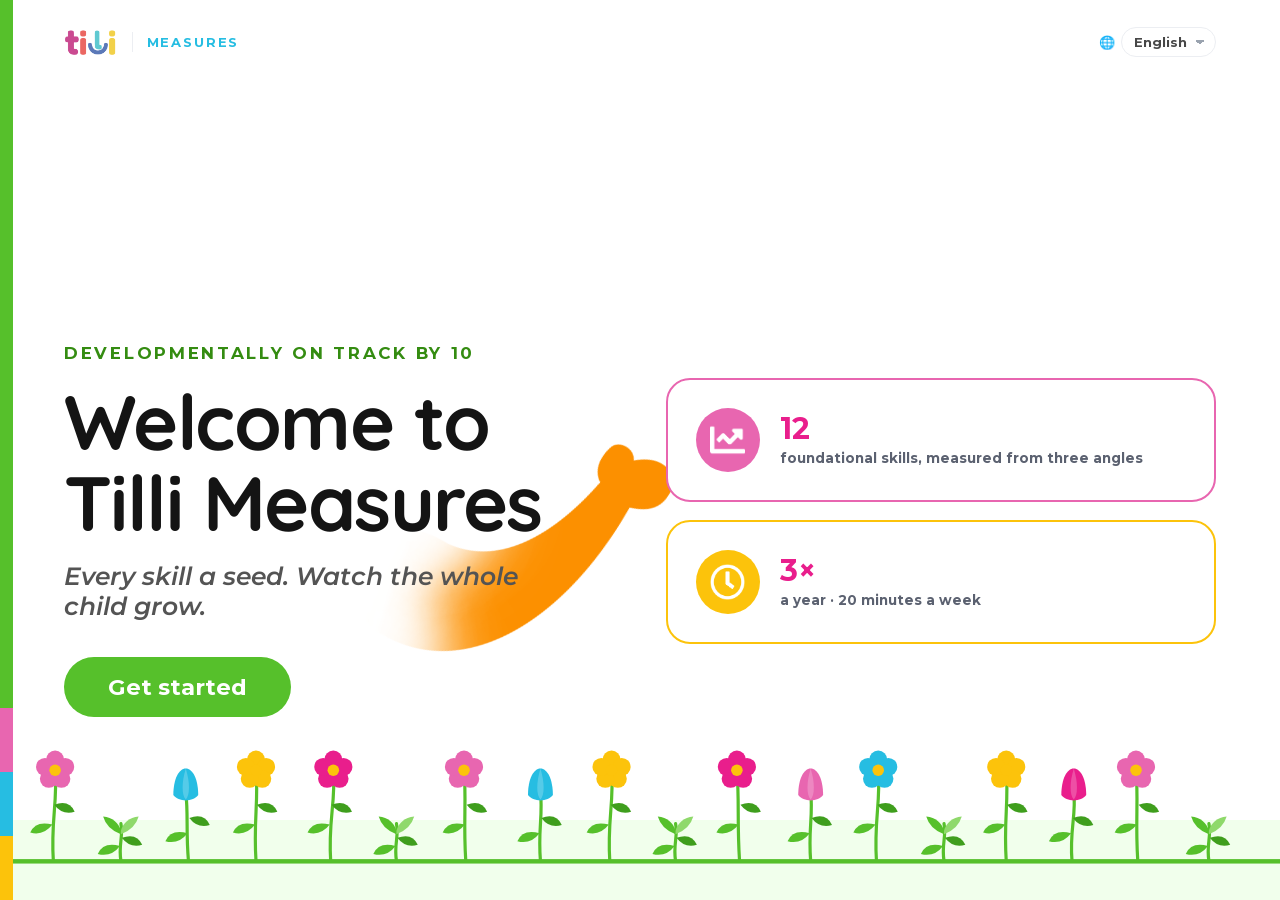
<file: index.html>
<!DOCTYPE html>
<html lang="en">
<head>
<meta charset="utf-8">
<meta name="viewport" content="width=device-width, initial-scale=1">
<title>Tilli Measures</title>
<link rel="stylesheet" href="_ds/tilli/tokens/fonts.css?v=20261020nb">
<link rel="preconnect" href="https://fonts.googleapis.com">
<link rel="preconnect" href="https://fonts.gstatic.com" crossorigin>
<link href="https://fonts.googleapis.com/css2?family=Montserrat:wght@500;600;700&family=Quicksand:wght@500;600;700&display=swap" rel="stylesheet">
<link rel="stylesheet" href="assets/tilli.css?v=20261030b2">
<style>
  .landing {
    position: relative;
    width: 100%;
    min-height: 100svh;
    overflow-x: hidden;
    background: var(--white);
    display: grid;
    grid-template-rows: minmax(0, 1fr) auto;
    /* Per-item text scale multipliers (baked from the Text size GUI) */
    --eyebrow-scale: 1.30;
    --title-scale: 1.20;
    --sub-scale: 1.05;
    --cta-scale: 1.25;
    --statnum-scale: 0.95;
    --statlabel-scale: 0.90;
    /* Milo Hand decorative image (baked from the Milo GUI) */
    --milo-x: -124px;
    --milo-y: 95px;
    --milo-scale: 1.05;
    --milo-rot: 123deg;
    /* Section nudge offsets (baked from the Section layout GUI) */
    --herocopy-x: 0px;
    --herocopy-y: 146px;
    --stats-x: 0px;
    --stats-y: 127px;
  }

  /* Section nudge — move the hero copy block (image 3) as a unit */
  .hero-copy {
    transform: translate(var(--herocopy-x), var(--herocopy-y));
  }
  /* Section nudge — move the stat cards block (image 4) as a unit */
  .stat-stack {
    transform: translate(var(--stats-x), var(--stats-y));
  }

  /* Milo Hand — decorative brush stroke. Sits BEHIND the hero copy (z-index 1,
     under .landing-inner's z-index 2) so it can never paint over the subtitle or
     the Get started CTA — it reads as a flourish behind the words, not on top of
     them. It still floats above the page background and flower band. */
  .milo-hand {
    position: absolute;
    left: 50%;
    top: 50%;
    z-index: 1;
    width: clamp(160px, 22vw, 320px);
    height: auto;
    transform:
      translate(-50%, -50%)
      translate(var(--milo-x), var(--milo-y))
      rotate(var(--milo-rot))
      scale(var(--milo-scale));
    transform-origin: center;
    pointer-events: none;
    user-select: none;
  }

  .landing-inner {
    position: relative;
    z-index: 2;
    min-width: 0;
    display: flex;
    flex-direction: column;
    padding: clamp(16px, 3vh, 36px) clamp(22px, 5vw, 72px) clamp(18px, 3vh, 32px) clamp(30px, 5vw, 80px);
  }

  /* Hero: left copy + right stat cards (image 1) */
  .hero {
    flex: 1;
    display: grid;
    grid-template-columns: repeat(auto-fit, minmax(300px, 1fr));
    align-items: center;
    gap: clamp(28px, 4vw, 64px);
    max-width: 1240px;
    width: 100%;
    margin: 0 auto;
    padding-top: clamp(16px, 4vh, 40px);
  }
  .hero-eyebrow {
    font-weight: 700;
    letter-spacing: .16em;
    text-transform: uppercase;
    color: var(--green-700); /* darker green passes WCAG AA on white; green-500 did not */
    margin: 0 0 clamp(12px, 2vh, 20px);
    font-size: calc(var(--fs-sm) * var(--eyebrow-scale));
  }
  .hero-title {
    font-weight: 700;
    letter-spacing: -.02em;
    line-height: 1.06;
    font-size: calc(var(--fs-display) * var(--title-scale));
    color: var(--ink-900);
    margin: 0;
    max-width: 15ch;
    text-wrap: balance;
  }
  .hero-sub {
    font-family: var(--font-body);
    font-style: italic;
    font-weight: 600;
    font-size: calc(var(--fs-xl) * var(--sub-scale));
    color: var(--ink-600);
    margin: clamp(12px, 2vh, 20px) 0 0;
    max-width: 30ch;
  }
  .hero-cta { margin-top: clamp(24px, 4vh, 36px); }
  .hero-cta .btn-primary { font-size: calc(var(--fs-lg) * var(--cta-scale)); }

  .stat-stack { display: flex; flex-direction: column; gap: clamp(14px, 2vh, 20px); }
  .stat-card {
    border: 2px solid var(--pink-400);
    border-radius: var(--radius-card);
    padding: clamp(20px, 2.4vw, 28px);
    background: var(--white);
    display: flex;
    align-items: center;
    gap: 20px;
  }
  .stat-card.yellow { border-color: var(--yellow-500); }
  .stat-icon {
    flex: none;
    width: clamp(52px, 5vw, 68px);
    height: clamp(52px, 5vw, 68px);
    border-radius: 50%;
    background: var(--pink-400);
    display: flex; align-items: center; justify-content: center;
  }
  .stat-icon.yellow { background: var(--yellow-500); }
  .stat-icon img { width: 55%; height: auto; }
  .stat-num {
    display: block;
    font-weight: 700;
    font-size: calc(var(--fs-2xl) * var(--statnum-scale));
    line-height: 1;
    color: var(--pink-600);
  }
  .stat-label {
    display: block;
    font-family: var(--font-body);
    font-weight: 700;
    font-size: calc(var(--fs-md) * var(--statlabel-scale));
    color: var(--ink-450);
    margin-top: 6px;
  }

  .flower-band {
    position: relative;
    z-index: 1;
    height: clamp(130px, 22vh, 220px);
    pointer-events: none;
  }

  /* ============================================================
     "Get started" flow (auth dialog + parent sheets) — rendered by
     assets/landing.js into #flow-root. Builds on the shared .ui-card /
     .ui-menu / .btn-* classes; only what is unique to this flow lives here.
     ============================================================ */
  /* The flow keeps Quicksand for its supporting copy — shared classes
     (err-text, ui-note, btn-link) default to Montserrat, so re-point them. */
  #flow-root .err-text,
  #flow-root .ui-note,
  #flow-root .btn-link { font-family: var(--font-heading); }
  #flow-root .btn-link { text-underline-offset: 2px; }
  .link-center { display: block; margin: 12px auto 0; }

  /* Dialog copy */
  .dlg-logo { display: flex; justify-content: center; margin: 10px 0 14px; }
  .dlg-logo img { height: 26px; width: auto; display: block; }
  .dlg-title {
    font-family: var(--font-heading); font-weight: 700; font-size: var(--fs-xl);
    text-align: center; margin: 0 0 6px; text-wrap: balance;
  }
  .dlg-sub {
    font-family: var(--font-heading); font-weight: 600; font-size: var(--fs-md);
    color: var(--ink-600); text-align: center; margin: 0 0 20px;
  }
  .dlg-hint {
    font-family: var(--font-heading); font-weight: 600; font-size: var(--fs-sm);
    color: var(--ink-300); margin: 0;
  }
  .dlg-form { display: flex; flex-direction: column; gap: 14px; }
  /* "Is this your school?" — name, place, board(s) */
  .dlg-schoolcard {
    display: flex; flex-direction: column; align-items: center; gap: 4px; text-align: center;
    background: var(--wash-cyan); border-radius: var(--radius-md); padding: 16px; margin: 10px 0 20px;
    font-family: var(--font-heading); font-weight: 600; font-size: var(--fs-sm); color: var(--ink-600);
  }
  .dlg-schoolcard b { font-size: var(--fs-lg); font-weight: 700; color: var(--ink-900); }

  /* Round icon badge (role cards, child cards, confirm card) */
  .ic-circle {
    flex: none; width: 56px; height: 56px; border-radius: 50%;
    display: inline-flex; align-items: center; justify-content: center;
    background: var(--green-500);
  }
  .ic-circle img { width: 55%; height: auto; }
  .ic-circle.sm { width: 40px; height: 40px; }
  .ic-circle.yellow { background: var(--yellow-500); }

  /* Role picker cards (border/icon colour set inline per role) */
  .role-card { display: flex; align-items: center; gap: 16px; padding: 18px; text-align: left; }
  .role-card .ic-circle img { width: 52%; }
  .role-card .lbl { display: block; font-weight: 700; font-size: var(--fs-lg); color: var(--ink-700); }
  .role-card .sub {
    display: block; font-family: var(--font-heading); font-weight: 600;
    font-size: var(--fs-sm); color: var(--ink-450); margin-top: 3px;
  }

  /* School search dropdown */
  .school-menu { margin-top: 8px; max-height: 200px; overflow-y: auto; }
  .school-menu .ui-menu-item {
    gap: 10px; padding: 11px 13px; font-family: var(--font-heading);
    font-weight: 600; font-size: var(--fs-md); color: var(--ink-900);
  }
  .school-menu .ui-menu-item.on { background: var(--wash-green); }
  .school-menu .ui-dot { color: var(--green-500); }
  .school-menu .dlg-hint { padding: 12px 13px; }

  /* "Continue via Google" — full-width ghost button */
  .btn-ghost.btn-google {
    width: 100%; display: flex; align-items: center; justify-content: center; gap: 10px;
    padding: 14px; color: var(--ink-700);
  }
  .btn-ghost.btn-google:hover { color: var(--ink-700); }
  /* "—— OR ——" divider */
  .or-rule {
    display: flex; align-items: center; gap: 10px; margin: 18px 0;
    color: var(--ink-300); font-family: var(--font-heading); font-size: var(--fs-sm); font-weight: 700;
  }
  .or-rule::before, .or-rule::after { content: ''; flex: 1; height: 1px; background: var(--line-200); }

  /* Highlighted confirm card (school / child found) */
  .ui-card.confirm-card { border-color: var(--green-500); text-align: center; }
  .ui-card.roomy { padding: clamp(20px, 3vw, 28px); }

  /* Full-screen parent sheets */
  .sheet-wrap { width: 100%; max-width: 520px; }
  .sheet-wrap.wide { max-width: 660px; }
  .sheet-head { display: flex; align-items: center; gap: 12px; margin-bottom: clamp(20px, 3.4vh, 30px); }
  .sheet-head.wrap { flex-wrap: wrap; }
  .sheet-title {
    font-weight: 700; letter-spacing: -.01em; font-size: var(--fs-2xl); line-height: 1.14;
    margin: 0 0 8px; text-wrap: balance;
  }
  .sheet-sub {
    font-family: var(--font-heading); font-weight: 600; font-size: var(--fs-md);
    color: var(--ink-600); margin: 0 0 24px;
  }
  .sheet-form { display: flex; flex-direction: column; gap: 16px; }
  .landing-top { display: flex; align-items: center; justify-content: space-between; gap: 12px; }
  /* Parent consent */
  .consent-row { display: flex; gap: 12px; align-items: flex-start; font-weight: 600; font-size: var(--fs-sm); line-height: 1.5; color: var(--ink-700); cursor: pointer; }
  .consent-row input { flex: none; width: 20px; height: 20px; margin-top: 2px; accent-color: var(--green-600); }
  .consent-tag { display: inline-block; margin-left: 4px; font-size: var(--fs-xs); font-weight: 700; color: var(--pink-600); }
  .consent-tag.opt { color: var(--ink-450); font-weight: 600; }
  .consent-all { padding-bottom: 14px; border-bottom: 1px solid var(--line-200); }

  /* Child picker */
  .child-card { padding: 20px 24px; min-width: 220px; text-align: left; }
  .child-card.done { border-color: var(--green-500); }
  .child-card .head { display: flex; align-items: center; gap: 12px; }
  .child-card .nm { font-weight: 700; font-size: var(--fs-lg); color: var(--ink-700); }
  .child-card .st {
    display: block; margin-top: 10px; font-family: var(--font-heading); font-weight: 700;
    font-size: var(--fs-sm); color: var(--ink-450);
  }
  .child-card.done .st { color: var(--green-600); }
  .add-child-tile {
    border-style: dashed; padding: 22px 26px; min-width: 170px;
    font-weight: 700; font-size: var(--fs-md); color: var(--green-500);
  }
  .add-child-tile:hover { border-color: var(--green-500); }

  /* ---- Mobile (portrait phones ≤ 640px) ---- */
  @media (max-width: 640px) {
    /* The desktop composition bakes the hero + stats a long way down (offsets
       below). On a tall phone the grid already centres them, so those baked
       offsets just open a large gap at the top — trim them here. Tune in the
       Section layout GUI if needed; desktop values are untouched. */
    .landing { --herocopy-y: 24px; --stats-y: 12px; }
    .landing-inner { padding: 18px 20px 20px 26px; }
    .hero { gap: 22px; padding-top: 14px; }
    .hero-eyebrow { margin-bottom: 10px; }
    .hero-cta { margin-top: 22px; }
    .hero-cta .btn-primary { width: 100%; }   /* full-width Get started for thumb reach */
    .stat-stack { gap: 12px; }
    .stat-card { padding: 16px 18px; gap: 16px; border-radius: var(--radius-xl); }
    .flower-band { height: clamp(96px, 16vh, 150px); }
  }
  .verify-acts { display: flex; flex-direction: column; align-items: center; gap: 10px; margin: 18px 0 8px; }
  .verify-demo { font-size: var(--fs-xs); color: var(--ink-450); }
</style>
</head>
<body>

<!-- Left brand rail -->
<div class="brand-rail" aria-hidden="true">
  <span></span>
  <span class="seg pink"></span>
  <span class="seg cyan"></span>
  <span class="seg yellow"></span>
</div>

<div class="landing">
  <div class="landing-inner">

    <!-- Top bar -->
    <div class="landing-top">
      <div class="lockup">
        <img src="_ds/tilli/assets/logos/tilli-wordmark-crop.png" alt="Tilli">
        <span class="divider"></span>
        <span class="measures">Measures</span>
      </div>
      <div id="lang-slot"></div>
    </div>

    <!-- Hero -->
    <div class="hero tm-rise">
      <div class="hero-copy">
        <p class="hero-eyebrow" data-i18n="signin.eyebrow">Developmentally on track by 10</p>
        <h1 class="hero-title" data-i18n="signin.welcome">Welcome to Tilli Measures</h1>
        <p class="hero-sub" data-i18n="signin.tagline">Every skill a seed. Watch the whole child grow.</p>
        <div class="hero-cta">
          <button class="btn btn-primary focus" id="get-started" data-i18n="signin.getStarted">Get started</button>
        </div>
      </div>
      <div class="stat-stack">
        <div class="stat-card">
          <span class="stat-icon">
            <img src="_ds/tilli/assets/icons/chart-up.png" alt="" aria-hidden="true">
          </span>
          <span>
            <span class="stat-num">12</span>
            <span class="stat-label" data-i18n="signin.stat1">foundational skills, measured from three angles</span>
          </span>
        </div>
        <div class="stat-card yellow">
          <span class="stat-icon yellow">
            <img src="_ds/tilli/assets/icons/clock.png" alt="" aria-hidden="true">
          </span>
          <span>
            <span class="stat-num">3&#215;</span>
            <span class="stat-label" data-i18n="signin.stat2">a year &#183; 20 minutes a week</span>
          </span>
        </div>
      </div>
    </div>

  </div>

  <!-- Milo Hand (decorative) — position/scale/rotation baked on .landing -->
  <img class="milo-hand" id="milo-hand" src="assets/Milo Hand.png" alt="" aria-hidden="true">

  <!-- Flower band (SVG injected by JS) -->
  <div class="flower-band" id="flower-band" aria-hidden="true"></div>
</div>

<!-- Auth + selection layers get injected here -->
<div id="flow-root"></div>

<script src="assets/school-data.js?v=20261020mx"></script>
<script src="assets/keep-open.js?v=20261029p10"></script>
<script src="assets/tilli-api.js?v=20261029p11"></script>
<script src="assets/i18n.js?v=20261029p4"></script>
<script src="assets/tilli-org-data.js?v=20261029p2"></script>
<script src="assets/flower-band.js?v=20261016zx"></script>
<script src="assets/landing.js?v=20261029p4"></script>
</body>
</html>
</file>
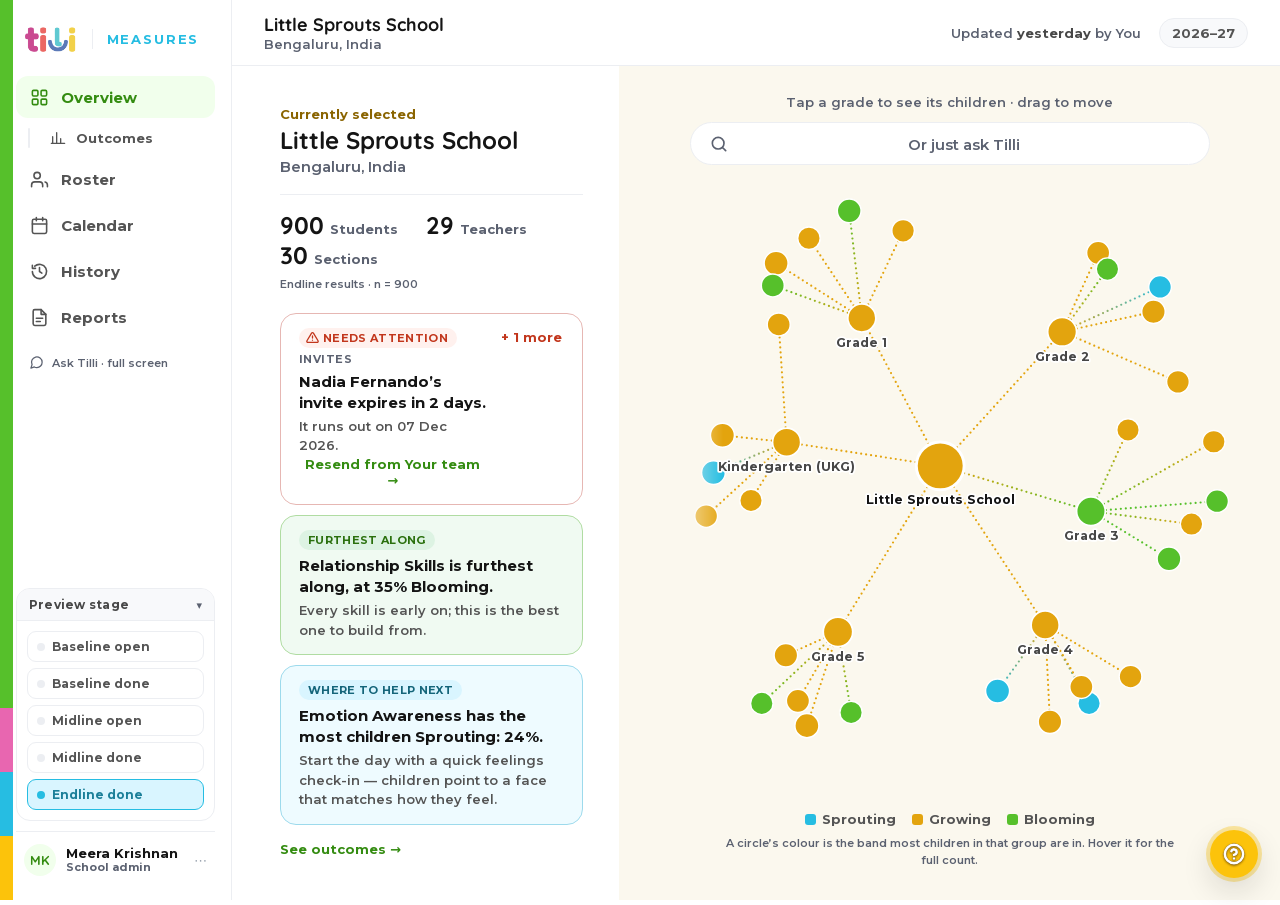
<file: admin.html>
<!DOCTYPE html>
<html lang="en">
<head>
<meta charset="utf-8">
<meta name="viewport" content="width=device-width, initial-scale=1">
<title>Tilli Measures — Leadership</title>
<link rel="stylesheet" href="_ds/tilli/tokens/fonts.css?v=20261020nb">
<link rel="preconnect" href="https://fonts.googleapis.com">
<link rel="preconnect" href="https://fonts.gstatic.com" crossorigin>
<link href="https://fonts.googleapis.com/css2?family=Montserrat:wght@500;600;700&family=Quicksand:wght@500;600;700&display=swap" rel="stylesheet">
<link rel="stylesheet" href="assets/tilli.css?v=20261030b2">
<style>
  /* ============================================================
     Tilli Measures — School Admin (leadership) dashboard chrome.
     Shared chrome / cards / chips / tables / modals come from the
     ui-* components in tilli.css; this block only holds what is
     unique to the leadership surface.
     Deliberately NO garden/plant metaphor anywhere (spec §1, §9):
     a calm, operational data surface for infrequent, high-stakes
     leadership visits.
     ============================================================ */
  :root {
    /* Accent, sidebar width, header height, content width and page padding
       all come from tilli.css tokens — same values as the teacher dashboard. */
  }
  body { background: var(--white); }   /* pure white, same as the teacher dashboard — cards keep their 1px border */

  /* ---- App grid: sidebar + (header / main) ---- */
  /* minmax(0,…) lets the content track shrink below its min-content, so a wide
     table scrolls inside its own .ui-tablewrap instead of forcing a page-wide
     horizontal scrollbar. */
  /* --topbar-h = the sticky header's height (the Overview's full-height panel sits under it). */
  :root { --topbar-h: var(--header-h); }
  .ad-app { min-height: 100dvh; display: grid; grid-template-columns: var(--side-w) minmax(0, 1fr); }
  /* min-width:0 lets the content column shrink below its children's intrinsic
     min-width (tables carry min-width:520–640px). Without it a wide card forces
     the track past the viewport and the whole page scrolls sideways. */
  .ad-app > * { min-width: 0; }

  /* ---- Sidebar / header extras (base styles: .ui-side, .ui-header) ---- */
  .ui-nav-item.disabled { color: var(--ink-300); cursor: default; }
  .ui-nav-item.disabled:hover { background: none; color: var(--ink-300); }
  .ad-year {
    display: inline-flex; align-items: center; gap: 6px; background: var(--surface-100);
    border: 1px solid var(--line-200); border-radius: var(--radius-pill);
    padding: 6px 12px; font-weight: 700; font-size: var(--fs-sm); color: var(--ink-600);
  }
  /* "Updated 2 h ago by …" header chip → History screen */
  .ad-updated { display: inline-flex; align-items: center; border: none; background: none; padding: 4px 6px; border-radius: var(--radius-sm); cursor: pointer; font: inherit; }
  .ad-updated:hover { background: var(--surface-100); }
  .ad-updated:hover .hist-last { color: var(--green-700); }

  /* ---- Main ---- */
  .ad-main { padding: var(--page-pad-y) var(--page-pad-x) 96px; }
  @media (min-width: 861px) { .ad-app:not(.ov-mode):not(.ask-mode) .ad-main { padding-right: calc(var(--page-pad-x) + var(--tf-gutter)); } }   /* keep the floating bubbles' column clear */
  /* Reports: the CSV buttons stack their label over their note on phones instead of wrapping mid-sentence. */
  @media (max-width: 640px) {
    .ad-main [data-csv] { flex-direction: column; align-items: flex-start; gap: 2px; text-align: left; white-space: normal; height: auto; padding-top: 8px; padding-bottom: 8px; }
    /* Overview on phones: section names only on tap (they piled on top of each other); the completion note in two lines, tap for the rest. */
    .dl-name.d2 { display: none; }
    .ad-rulenote { cursor: pointer; }
    .ad-rulenote:not(.open) .ad-rulenote-t { display: -webkit-box; -webkit-line-clamp: 2; -webkit-box-orient: vertical; overflow: hidden; }
  }
  .ad-wrap { max-width: var(--content-max); margin: 0 auto; }

  /* ---- Layout grids ---- */
  .ad-grid { display: grid; gap: var(--page-gap); }
  /* minmax(0,…) + min-width:0 on children: a card holding a min-width table must
     not stretch its 1fr track past half the row and overflow the page sideways. */
  .ad-grid.two { grid-template-columns: minmax(0, 1fr) minmax(0, 1fr); }
  .ad-grid.tri { grid-template-columns: repeat(3, minmax(0, 1fr)); }
  .ad-grid > * { min-width: 0; }

  /* ---- Cadence label (periodic modules) — a .ui-chip.info that can wrap ---- */
  .ad-cadence { gap: 8px; flex-wrap: wrap; white-space: normal; }
  .ad-cadence .next { opacity: .72; }

  /* ---- Table extras (base: .ui-table) — sticky, sortable headers ---- */
  .ui-table th { position: sticky; top: 0; }
  .ui-table th.sortable { cursor: pointer; user-select: none; }
  .ui-table th.sortable:hover { color: var(--ink-900); }
  .ui-table th .arw { font-size: var(--fs-xs); margin-left: 4px; color: var(--accent); }
  .ad-num { font-variant-numeric: tabular-nums; }

  /* ---- Skill rows (band bar = .ui-bandbar, tilli.css) ---- */
  .ad-skillrow { display: grid; grid-template-columns: 190px 1fr; gap: 16px; align-items: center; padding: 10px 0; border-bottom: 1px solid var(--line-200); }
  .ad-skillrow:last-child { border-bottom: none; }
  .ad-skillname { font-weight: 700; font-size: var(--fs-sm); color: var(--ink-900); }
  .ad-skillname small { display: block; font-weight: 600; font-size: var(--fs-xs); color: var(--text-meta); text-transform: uppercase; letter-spacing: .04em; margin-top: 2px; }
  .ad-interp { font-weight: 600; font-size: var(--fs-sm); color: var(--ink-450); line-height: 1.5; margin: 6px 0 0; }

  /* ---- Collapsible skill buckets (Social-Emotional / Cognitive) ---- */
  .ad-bucket { border: 1px solid var(--line-200); border-radius: var(--radius-md); margin-bottom: 12px; overflow: hidden; background: var(--white); }
  .ad-bucket:last-child { margin-bottom: 0; }
  .ad-bucket-sum { list-style: none; cursor: pointer; display: flex; align-items: center; gap: 10px; padding: 12px 16px; background: var(--surface-100); user-select: none; }
  .ad-bucket-sum::-webkit-details-marker { display: none; }
  .ad-bucket-title { font-weight: 700; font-size: var(--fs-md); color: var(--ink-900); letter-spacing: .01em; }
  .ad-bucket-count { font-weight: 700; font-size: var(--fs-xs); color: var(--text-meta); text-transform: uppercase; letter-spacing: .04em; margin-left: auto; }
  .ad-bucket-chev { font-size: var(--fs-sm); color: var(--ink-450); transition: transform .18s var(--ease); }
  .ad-bucket[open] .ad-bucket-chev { transform: rotate(0deg); }
  .ad-bucket:not([open]) .ad-bucket-chev { transform: rotate(-90deg); }
  .ad-bucket-body { padding: 4px 16px 8px; }

  /* ---- Progress-over-time stacked-area chart ---- */
  .ad-proghead { display: flex; align-items: center; justify-content: space-between; gap: 14px; flex-wrap: wrap; margin-bottom: 4px; }
  .ad-progselects { display: flex; gap: 10px; flex-wrap: wrap; }
  .ad-proghead .select-wrap { min-width: 150px; }
  .ad-progcap { font-size: var(--fs-sm); font-weight: 700; color: var(--ink-450); margin: 2px 0 12px; }
  .ad-progchart { width: 100%; }
  .ad-progchart svg { display: block; width: 100%; overflow: hidden; }
  .ad-progfuts { display: flex; flex-wrap: wrap; gap: 10px; justify-content: center; margin-top: 12px; }
  .ad-progfut { gap: 6px; }   /* .ui-metachip.dashed */
  .ad-progfut i { font-style: normal; font-weight: 700; color: var(--ink-450); }

  /* ---- Filters bar ---- */
  .ad-filters { display: flex; flex-wrap: wrap; gap: 10px; align-items: center; margin-bottom: var(--page-gap); }
  .ad-filters .select-wrap { min-width: 150px; }

  /* ---- States ---- */
  .ad-err { text-align: center; padding: 24px; color: var(--danger-700); font-weight: 700; font-size: var(--fs-sm); }
  .ad-err button { margin-top: 12px; }
  .ad-skel { height: 14px; border-radius: var(--radius-xs); margin: 8px 0; }

  /* ---- Concern rows ---- */
  .ad-concern + .ad-concern { margin-top: 12px; }
  .ad-concern .top { display: flex; align-items: center; justify-content: space-between; gap: 10px; }
  .ad-concern .who { font-weight: 700; font-size: var(--fs-md); color: var(--ink-900); }
  .ad-concern .meta { margin-top: 2px; }   /* .ui-meta */
  .ad-concern .note { font-weight: 600; font-size: var(--fs-sm); color: var(--ink-600); line-height: 1.55; margin: 10px 0 0; }
  .ad-concern .outcome { margin-top: 10px; }   /* .ui-inset */
  .ad-concern .actions { display: flex; gap: 8px; margin-top: 12px; flex-wrap: wrap; }

  /* Hover info boxes: .ui-tooltip.help + .ui-info (tilli.css), shared with the teacher dashboard. */

  /* ---- Copy block (newsletter / message / note textareas) ---- */
  .ad-copyblock { border: 1px solid var(--line-200); border-radius: var(--radius-md); padding: 14px; font-family: var(--font-body); font-size: var(--fs-md); line-height: 1.6; color: var(--ink-700); width: 100%; resize: vertical; min-height: 150px; }
  .ad-copyblock:focus { outline: none; border-color: var(--focus); }
  .ad-copyblock.sm { min-height: 110px; }

  /* ============================================================
     Mockup-inspired additive modules (same DS tokens/colours).
     ============================================================ */


  /* ---- Grade / section navigator cards (Outcomes drill) ---- */
  .ad-navcards { display: grid; grid-template-columns: minmax(0, 1fr) minmax(0, 1fr); gap: var(--page-gap); }
  .ad-navcards > * { min-width: 0; }
  .ad-navcard { display: block; width: 100%; text-align: left; font: inherit; }   /* .ui-card.tight.link */
  .ad-navcard .nc-top { display: flex; align-items: center; justify-content: space-between; gap: 10px; }
  .ad-navcard .nc-meta { margin: 4px 0 12px; }   /* .ui-meta */
  /* Roster grade cards: one brand colour per grade — a stripe down the left, a dot by
     the name and a faint wash. */
  /* grade colours live on :root so the dandelion (Overview) uses the very same ones */
  /* Hues the bands never use (bands = cyan / amber / green), so a grade can't be mistaken for a result. */
  :root { --grade-1: #E866B0; --grade-2: #8E6CD8; --grade-3: #F06A3B; --grade-4: #2A78D6; --grade-5: #B5487E; --grade-6: #6B7A90; }
  .ad-navcards { --grade-wash: 7%; --grade-stripe: 6px; }
  .ui-card.tight.ad-gradecard { position: relative; overflow: hidden; padding-left: calc(18px + var(--grade-stripe));
    background: color-mix(in srgb, var(--grade-c) var(--grade-wash), var(--white)); border-color: color-mix(in srgb, var(--grade-c) 35%, var(--line-200)); }
  .ad-gradecard::before { content: ''; position: absolute; left: 0; top: 0; bottom: 0; width: var(--grade-stripe); background: var(--grade-c); }
  .ui-card.ad-gradecard:hover { border-color: var(--grade-c); }
  .ad-teamtable td:nth-child(3), .ad-teamtable .nowrap { white-space: nowrap; }
  /* Your team: search box beside Invite, sortable column heads */
  .ad-teamtop { justify-content: space-between; align-items: center; gap: 12px; flex-wrap: wrap; }
  .ad-teamq { flex: 1 1 240px; max-width: 360px; }
  .ad-sortbtn { display: inline-flex; align-items: center; gap: 6px; padding: 0; border: none; background: none; cursor: pointer; font: inherit; color: inherit; letter-spacing: inherit; text-transform: inherit; }
  .ad-sortbtn:hover, .ad-sortbtn.on { color: var(--ink-900); }
  .ad-sortbtn:focus-visible { outline: 2px solid var(--focus); outline-offset: 2px; border-radius: 4px; }
  .ad-sortic { font-size: 10px; color: var(--ink-300); }
  .ad-sortbtn.on .ad-sortic { color: var(--green-600); }
  .ad-teamnone { padding: 24px 16px; text-align: center; }
  /* Invite status tooltip (hover / tap) + expiring-invite alert */
  .ad-statustip { display: inline-flex; cursor: help; --tip-max-w: 280px; }
  .ad-statustip:focus { outline: none; }
  .ad-statustip:focus-visible { outline: 2px solid var(--focus); outline-offset: 2px; border-radius: 999px; }
  .ad-invalert { margin-bottom: 16px; align-items: center; }
  .ad-invalert .btn-link { font-weight: 700; white-space: nowrap; }
  /* History: date range (Past 7 / 30 days / Custom) + Download CSV, above the type chips */
  .hist-range { display: flex; flex-wrap: wrap; align-items: center; gap: 10px 14px; margin-bottom: 12px; }
  .hist-dates { display: inline-flex; flex-wrap: wrap; gap: 8px 12px; }
  .hist-dates[hidden] { display: none; }
  .hist-dates label { display: inline-flex; align-items: center; gap: 6px; font-weight: 600; font-size: var(--fs-sm); color: var(--ink-600); }
  .hist-dates .input { width: auto; }
  .hist-csv { margin-left: auto; }
  @media (max-width: 640px) { .hist-csv { margin-left: 0; } }
  /* Student details: a second pop-up stacked over the grade roster */
  .overlay.ad-stack { z-index: 60; }
  .ad-stages { display: grid; grid-template-columns: repeat(3, minmax(0, 1fr)); gap: 10px; margin-bottom: 20px; }
  .ad-stage { display: flex; flex-direction: column; align-items: flex-start; gap: 6px; padding: 12px 14px; border: 1px solid var(--line-200); border-radius: var(--radius-md); background: var(--white); }
  .ad-stage.later { background: var(--surface-100); border-style: dashed; }
  .ad-stage-h { display: flex; align-items: center; gap: 8px; font-family: var(--font-heading); font-weight: 700; font-size: var(--fs-md); color: var(--ink-900); }
  .ad-stage-s { font-weight: 600; font-size: var(--fs-sm); color: var(--ink-600); }
  .ad-stage.done .ad-stage-s { color: var(--green-700); }
  .ad-stage.prog .ad-stage-s { color: var(--lvl-2-ink); }
  .ad-stage-none { font-weight: 600; font-size: var(--fs-xs); color: var(--text-meta); }
  .ad-stutabs { margin-bottom: 14px; }
  @media (max-width: 560px) { .ad-stages { grid-template-columns: minmax(0, 1fr); } }
  /* ⋮ row-actions menu on Your team */
  .ad-kebab { display: inline-grid; place-items: center; width: 34px; height: 34px; border: none; border-radius: 50%; background: none; color: var(--ink-450); cursor: pointer; }
  .ad-kebab:hover, .ad-kebab.on { background: var(--surface-100); color: var(--ink-900); }
  .ad-kebab:focus-visible { outline: 2px solid var(--focus); outline-offset: 2px; }
  .ad-rowmenu { position: fixed; z-index: 80; min-width: 180px; }
  /* Quieter sidebar link to the Ask Tilli full screen (the main way in is the Overview) */
  .ad-nav-mini { display: flex; align-items: center; gap: 8px; margin: 6px 0 0; padding: 7px 13px; border: none; background: none; border-radius: var(--radius-md); cursor: pointer;
    font: 600 var(--fs-xs) var(--font-body); color: var(--ink-450); text-align: left; }
  .ad-nav-mini svg { width: 15px; height: 15px; flex: none; }
  .ad-nav-mini:hover { background: var(--surface-100); color: var(--ink-900); }
  .ad-nav-mini.on { color: var(--green-700); }
  /* Outcomes: a sub-item under Overview (indented, smaller, a guide line on the left) */
  .ui-nav-item.open { color: var(--green-700); }
  .ui-nav-item.ad-nav-sub { position: relative; width: calc(100% - 22px); margin-left: 22px; padding: 8px 12px; gap: 10px; font-size: var(--fs-sm); }
  .ui-nav-item.ad-nav-sub::before { content: ''; position: absolute; left: -10px; top: 6px; bottom: 6px; width: 2px; border-radius: 2px; background: var(--line-200); }
  .ui-nav-item.ad-nav-sub.on::before { background: var(--green-500); }
  .ui-nav-item.ad-nav-sub .ic { width: 16px; height: 16px; }
  .ui-nav-item.ad-nav-sub svg { width: 16px; height: 16px; }
  /* Outcomes › School: Progress over time drops its own legend (the school card above has one) */
  #o-prog.no-legend .ad-proghead > div:first-child { display: none; }
  #o-prog.no-legend .ad-proghead { justify-content: flex-end; }
  .ad-tabalert { display: inline-block; width: 8px; height: 8px; margin-left: 6px; border-radius: 50%; background: var(--warn-700); vertical-align: 2px; }   /* "School admin", "No section yet" on one line */
  .ad-navcard .nc-pcts { display: flex; flex-wrap: wrap; gap: 12px; margin-top: 9px; font-weight: 700; font-size: var(--fs-xs); color: var(--ink-450); }

  /* ---- Per-grade breakdown (Outcomes school scope — Overview snapshot format) ---- */
  .ad-gradebreaks { display: grid; grid-template-columns: repeat(2, minmax(0, 1fr)); gap: var(--page-gap); }
  @media (max-width: 900px) { .ad-gradebreaks { grid-template-columns: 1fr; } }
  /* .ad-gradebreak = .ui-card.tight; name = .ui-title, meta = .ui-meta */
  .ad-gradebreak .gb-head { display: flex; align-items: flex-start; justify-content: space-between; gap: 12px; }
  .ad-gradebreak .gb-meta { margin-top: 4px; }
  .ad-gradebreak .gb-snap { display: flex; align-items: center; gap: 24px; flex-wrap: wrap; margin: 14px 0 16px; }
  .ad-gradebreak .gb-bar { flex: 1; min-width: 220px; }
  .ad-gradebreak .gb-gs { margin: 0; }

  /* ---- Grade drill snapshot (Outcomes grade scope — mirrors the grade card's headline) ---- */
  .ad-gradesnap { display: flex; align-items: center; gap: 24px; flex-wrap: wrap; margin: 4px 0 20px; }
  .ad-gradesnap .gs-bar { flex: 1; min-width: 220px; }

  /* ---- Areas of growth / strength (--band / --bandwash set inline from the level scale) ---- */
  /* Student class history (leadership) — no levels, history + notes only */
  .ad-hist-row { display: flex; gap: 12px; padding: 12px 0; border-bottom: 1px solid var(--line-200); }
  .ad-hist-row:first-child { padding-top: 0; }
  .ad-hist-row:last-child { border-bottom: none; padding-bottom: 0; }
  .ad-hist-row .ui-dot { margin-top: 6px; }
  .ad-hist-t { font-family: var(--font-heading); font-size: var(--fs-md); color: var(--ink-900); }
  .ad-hist-y { font-weight: 700; font-size: var(--fs-sm); }
  .ad-hist-sub { font-weight: 600; font-size: var(--fs-sm); color: var(--ink-450); margin-top: 2px; }
  .ad-hist-note { margin-top: 8px; }   /* .ui-inset */
  .ad-gs { border-radius: var(--radius-card); padding: 16px 18px; border: 1.5px solid var(--band, var(--line-200)); background: var(--bandwash, var(--white)); }
  .ad-gs h4 { margin: 0 0 10px; }   /* .ui-title.md */
  .ad-gs ul { list-style: none; margin: 0; padding: 0; display: flex; flex-direction: column; gap: 7px; }
  .ad-gs li { display: flex; align-items: center; justify-content: space-between; gap: 10px; font-weight: 700; font-size: var(--fs-sm); color: var(--ink-700); }
  .ad-gs li .p { font-weight: 700; font-size: var(--fs-sm); color: var(--ink-450); }
  /* Overview growth/strength header: scope pill + drill-in link */

  /* ---- Compare two classes (Outcomes) — two full section reads, side by side ---- */
  .cmp-head { margin-bottom: 18px; }
  .cmp-head-kicker { font-weight: 700; font-size: var(--fs-sm); color: var(--ink-450); }
  .cmp-head-row { display: flex; align-items: center; justify-content: space-between; gap: 16px; flex-wrap: wrap; margin-top: 4px; }
  .cmp-cols { display: grid; grid-template-columns: 1fr 1fr; gap: var(--page-gap); align-items: start; }
  .cmp-col { display: flex; flex-direction: column; gap: 12px; min-width: 0; }
  .cmp-select { width: 100%; }
  .cmp-select .select { width: 100%; text-align: center; font-family: var(--font-heading); font-weight: 700; }
  .cmp-body { display: flex; flex-direction: column; gap: 18px; }
  .cmp-gs { display: grid; grid-template-columns: 1fr 1fr; gap: 12px; }
  .cmp-legend { margin: -4px 0 -6px; }
  .cmp-skills { display: flex; flex-direction: column; }
  .cmp-skillrow { display: grid; grid-template-columns: minmax(84px, 1.05fr) 1.5fr auto; gap: 12px; align-items: center; padding: 9px 0; border-bottom: 1px solid var(--line-200); }
  .cmp-skillrow:last-child { border-bottom: none; }
  .cmp-sk-name { font-weight: 700; font-size: var(--fs-sm); color: var(--ink-700); line-height: 1.25; }
  .cmp-sk-bar { min-width: 0; }
  .cmp-sk-status { justify-self: end; }   /* .ui-bandword */
  .cmp-views { margin-top: 14px; }
  @media (max-width: 860px) { .cmp-cols { grid-template-columns: minmax(0, 1fr); } }
  @media (max-width: 560px) { .cmp-gs { grid-template-columns: minmax(0, 1fr); } }

  /* ---- Where views differ (teacher / parent / child) ---- */
  .ad-views td.name { font-weight: 700; }
  .ad-views-note { font-size: var(--fs-xs); font-weight: 600; color: var(--text-meta); margin: 8px 2px 0; }

  /* ---- Mobile bottom tab bar (.ui-bottomnav) — shown ≤860px only ---- */
  .ui-bottomnav { display: none; }
  /* Header avatar is the account entry only when the sidebar (and its profile) is hidden. */
  .ui-header .ad-acct-m { display: none; }

  @media (max-width: 860px) {
    /* minmax(0,1fr) + min-width:0 lets the single column actually shrink to the
       viewport. Without this, the tables' min-width:640px forces the whole grid
       track wider than the screen and the entire page scrolls sideways (clipping
       content) instead of the tables scrolling inside their own wrapper. */
    .ad-app { grid-template-columns: minmax(0, 1fr); overflow-x: clip; }
    .ad-app > * { min-width: 0; }
    .ui-side { display: none; }
    /* Same minmax(0,1fr) + min-width:0 on every inner grid: a child with an
       intrinsic min-width (e.g. a table's min-width:420px) must NOT be able to
       stretch its track past the viewport and re-introduce sideways page scroll
       (which also drags the fixed bottom nav along). */
    .ad-grid.two, .ad-grid.tri { grid-template-columns: minmax(0, 1fr); }
    .ad-navcards { grid-template-columns: minmax(0, 1fr); }
    .ad-grid > *, .ad-navcards > * { min-width: 0; }
    .ad-skillrow { grid-template-columns: 1fr; gap: 8px; }
    .ad-main { padding-bottom: 96px; }
    .ui-bottomnav { display: flex; }
    .ui-header .ad-acct-m { display: grid; }
    .ui-header { gap: 10px; padding: 0 16px; }
    .ui-header .ad-year, .ui-header .desk-only { display: none; }
    /* Let the school-name block shrink and truncate instead of wrapping past the fixed header height. */
    .ui-header > div:first-child { min-width: 0; }
    .ui-header .ui-h-title { white-space: nowrap; overflow: hidden; text-overflow: ellipsis; }
  }

  /* ---- Phone-specific tightening (portrait) ---- */
  @media (max-width: 560px) {
    .ad-main .ui-card:not(.tight):not(.pad0):not(.sm):not(.md) { padding: 15px 14px; }
    /* Role badge is redundant on a phone and steals header width — drop it, keep the avatar. */
    .ui-header .ui-rolebadge { display: none; }
    .ui-header .ui-avatar { width: 34px; height: 34px; }
    /* Filters go full-width and stack cleanly; hide the decorative divider span. */
    .ad-filters .select-wrap { min-width: 0; flex: 1 1 46%; }
    .ad-filters .input { flex: 1 1 100%; max-width: none !important; }
    .ad-filters > span[style] { display: none; }
    .ui-bottomnav button { letter-spacing: -0.01em; gap: 2px; }
  }

  /* ============================================================
     Verdict banner (feedback §1/§3) — the one-line answer at the top
     of Overview. Lead with the conclusion; evidence sits below it.
     ============================================================ */

  /* n = … children, and the small-group caution (< 10 children) */
  .ad-n { font-weight: 700; color: var(--ink-450); white-space: nowrap; }
  .ad-small { margin-left: 6px; }   /* .ui-chip.warn */
  .ad-scope-n { font-size: var(--fs-sm); }

  /* ============================================================
     OVERVIEW — the living dandelion + guided story, free-flowing on
     the page (no cards). Plain white behind it (no wash). Type ramp:
     32 story headline · 15 body · 13 meta. SVG text = 11 / 13.
     ============================================================ */
  /* Full-bleed: points on the left, the dandelion on a cream panel that runs to the right edge. */
  .ad-app.ov-mode .ad-main { padding: 0; }
  .ad-app.ov-mode .ad-wrap { max-width: none; margin: 0; }
  .ov-dl { --dl-story-col: 0.85fr; --dl-panel: #FBF8EE;
    position: relative; isolation: isolate; display: grid; grid-template-columns: minmax(320px, var(--dl-story-col)) minmax(0, 1.45fr); align-items: stretch;
    min-height: calc(100dvh - var(--topbar-h)); }
  .dl-viz { min-width: 0; display: flex; flex-direction: column; align-items: center; padding: 26px 40px 32px; background: var(--dl-panel); }
  .dl-viz > #dl-viz { width: 100%; }
  /* Desktop: the panel is exactly one screen tall; the dandelion fills what's left between
     the ask box and the legend (the SVG letterboxes, so the whole tree stays in view). */
  @media (min-width: 861px) {
    .dl-viz { position: sticky; top: var(--topbar-h); height: calc(100dvh - var(--topbar-h)); }
    .dl-viz > #dl-viz { flex: 1; min-height: 0; display: flex; flex-direction: column; }
    .dl-viz .dl-stage { flex: 1; min-height: 0; }
    .dl-viz .dl-svg { height: 100%; }
  }
  .dl-head { display: flex; margin: 0 0 8px; align-items: center; justify-content: center; gap: 12px 20px; flex-wrap: wrap; }   /* zoomed: School › Grade (+ mode tabs) */
  .dl-head .ui-crumbs { margin: 0; }
  .dl-hint { margin: 2px 0 12px; text-align: center; font-weight: 600; font-size: var(--fs-sm); color: var(--text-meta); }
  /* "Or just ask Tilli": a soft pill search above the dandelion */
  .dl-ask { display: flex; align-items: center; gap: 10px; width: min(100%, 520px); margin: 0 0 6px; padding: 10px 18px; border: 1px solid var(--line-200); border-radius: 999px; background: var(--white); }
  .dl-ask:focus-within { border-color: var(--green-500); box-shadow: 0 0 0 3px var(--wash-green); }
  .dl-ask-ic { display: grid; color: var(--ink-450); }
  .dl-ask-input { flex: 1; min-width: 0; border: none; outline: none; background: none; text-align: center; font: 600 var(--fs-md) var(--font-body); color: var(--ink-900); }
  .dl-ask-input::placeholder { color: var(--ink-450); }
  /* Rotating suggestion, drawn over the empty input (fades between questions) */
  .dl-ask { position: relative; }
  .dl-ask-sug { position: absolute; left: 52px; right: 24px; top: 50%; transform: translateY(-50%); text-align: center; pointer-events: none;
    font: 600 var(--fs-md) var(--font-body); color: var(--ink-450); white-space: nowrap; overflow: hidden; text-overflow: ellipsis; transition: opacity .25s; }
  .dl-ask-sug.out { opacity: 0; }
  .dl-ask.typing .dl-ask-sug { opacity: 0; }
  @media (prefers-reduced-motion: reduce) { .dl-ask-sug { transition: none; } }
  .dl-stage { position: relative; touch-action: none; }
  .dl-stage.can-up .dl-svg { cursor: zoom-out; }   /* zoomed in: empty space steps back a level */
  /* The dandelion stays inside its own column (nothing drifts behind the points), and
     fades out softly over its left edge (--dl-edge-fade) instead of being cut off hard. */
  .ov-dl { --dl-edge-fade: 64px; }
  .dl-svg { display: block; width: 100%; height: auto; overflow: hidden; user-select: none;
    -webkit-mask-image: linear-gradient(to right, transparent 0, #000 var(--dl-edge-fade));
            mask-image: linear-gradient(to right, transparent 0, #000 var(--dl-edge-fade)); }
  /* Dotted spokes: zero-length dashes + round caps = round dots, spaced --dl-dot-gap apart
     (screen pixels — spokes use non-scaling-stroke, so dots stay the same size at every zoom). */
  .ov-dl { --dl-dot-gap: 5px; --dl-dot-hub: 2.2px; --dl-dot-kid: 1.6px; }
  .dl-spoke { stroke-linecap: round; stroke-dasharray: 0 var(--dl-dot-gap); transition: opacity .35s; }
  .dl-spoke.hub { stroke-width: var(--dl-dot-hub); }   /* colour = gradient parent → child, set inline */
  .dl-spoke.kid { opacity: .45; stroke-width: var(--dl-dot-kid); }
  .dl-hit { fill: transparent; }
  .dl-kid { cursor: pointer; transition: opacity .35s; }   /* click = who is this + Open profile */
  .dl-hub { cursor: grab; transition: opacity .35s; }
  .dl-hub.nav { cursor: pointer; }
  .dl-hub.nav:hover .dl-hit, .dl-hub.nav:focus-visible .dl-hit { fill: var(--accent-wash); stroke: var(--accent); stroke-width: 1.5; }
  .dl-hub:focus { outline: none; }
  .dl-stage.dragging, .dl-stage.dragging * { cursor: grabbing; }
  .dl-name { font-family: var(--font-body); font-weight: 700; fill: var(--ink-700); paint-order: stroke; stroke: var(--white); stroke-width: 3.5px; stroke-linejoin: round; pointer-events: none; transition: opacity .35s; }
  .dl-name.d0 { fill: var(--ink-900); }
  .dl-name.d2 { font-weight: 600; fill: var(--ink-450); }
  .dl-stage [data-dl-i].dim { opacity: var(--dl-dim, .14); }
  .dl-spoke.kid.dim { opacity: calc(var(--dl-dim, .14) * .45); }
  /* outside the zoomed-in grade/section: faded context, not interactive */
  .dl-stage [data-dl-i].ctx { opacity: var(--dl-ctx, .05); pointer-events: none; }
  .dl-spoke.kid.ctx { opacity: calc(var(--dl-ctx, .05) * .45); }
  .dl-tip { position: absolute; z-index: 5; transform: translate(-50%, calc(-100% - 16px)); pointer-events: none; background: var(--ink-900); color: var(--white);
    border-radius: var(--radius-sm); padding: 8px 12px; box-shadow: var(--shadow-pop); font-size: var(--fs-sm); font-weight: 600; line-height: 1.45; white-space: nowrap; }
  .dl-tip.below { transform: translate(-50%, 16px); }
  .dl-tip.pinned { pointer-events: auto; }   /* clicked child: the card stays and its button works */
  .dl-tip-open { display: block; margin-top: 8px; padding: 6px 12px; border: none; border-radius: 999px; background: var(--green-500); color: var(--white);
    font: 700 var(--fs-xs) var(--font-body); cursor: pointer; white-space: nowrap; }
  .dl-tip-open:hover { background: var(--green-600); }
  .dl-tip b { display: block; font-weight: 700; }
  .dl-tip span { display: block; color: var(--ink-300); }
  .dl-tip em { display: block; font-style: normal; color: var(--green-500); margin-top: 2px; }
  .ui-legend i.ring { box-shadow: inset 0 0 0 2px var(--ink-300); }
  /* Guided story */
  .dl-story { min-width: 0; padding: 40px 36px 48px 48px; }
  /* "Currently selected" (follows the zoom) + headcounts + source */
  .dl-sel-eyebrow { margin: 0 0 4px; font-weight: 700; font-size: var(--fs-sm); color: var(--lvl-2-ink); }
  .dl-sel-name { margin: 0; font-family: var(--font-heading); font-weight: 700; font-size: var(--fs-xl); line-height: 1.2; color: var(--ink-900); }
  .dl-sel-sub { margin: 2px 0 0; font-weight: 600; font-size: var(--fs-md); color: var(--text-meta); }
  .dl-counts { display: flex; flex-wrap: wrap; gap: 6px 28px; margin: 18px 0 0; padding-top: 18px; border-top: 1px solid var(--line-200); }
  .dl-counts span { display: inline-flex; align-items: baseline; gap: 6px; font-weight: 700; font-size: var(--fs-sm); color: var(--text-meta); }
  .dl-counts b { font-family: var(--font-heading); font-weight: 700; font-size: var(--fs-xl); line-height: 1; color: var(--ink-900); font-variant-numeric: tabular-nums; }
  .dl-headline { margin: 8px 0 0; font-family: var(--font-heading); font-weight: 700; font-size: var(--fs-2xl); line-height: 1.15; color: var(--ink-900); letter-spacing: -.01em; }
  .dl-body { margin: 12px 0 0; font-weight: 600; font-size: var(--fs-md); line-height: 1.55; color: var(--ink-600); }
  /* story points: hover / focus lights the dandelion, click pins */
  /* Each point is a card. All warnings share one card; "+ N more" expands the rest in place. */
  .dl-points { list-style: none; margin: 0; padding: 0; display: flex; flex-direction: column; gap: 10px; }
  .dl-points li { position: relative; padding: 14px 18px; border: 1px solid var(--line-200); border-radius: var(--radius-lg); background: var(--white);
    cursor: pointer; transition: border-color .2s, box-shadow .2s, background .2s, opacity .2s; }
  .dl-points li.on, .dl-points li.pinned { border-color: var(--accent); box-shadow: var(--shadow-card); }
  .dl-points li.warn { border-color: color-mix(in srgb, var(--attn) 30%, var(--line-200)); }
  .dl-points li.warn.on, .dl-points li.warn.pinned { border-color: var(--attn); }
  .dl-points li.warn { padding-right: 96px; }
  .dl-more { position: absolute; right: 14px; top: 12px; padding: 3px 6px; border: none; border-radius: 999px; background: none; cursor: pointer;
    font: 700 var(--fs-sm) var(--font-body); color: var(--attn-ink); }
  .dl-more:hover { background: var(--attn-wash); }
  .dl-more:focus-visible { outline: 2px solid var(--focus); outline-offset: 2px; }
  .dl-stack-row { margin-top: 12px; padding-top: 12px; border-top: 1px dashed color-mix(in srgb, var(--attn) 25%, var(--line-200)); }
  .dl-points li:focus { outline: none; }
  .dl-points li:focus-visible { outline: 2px solid var(--focus); outline-offset: 2px; }
  /* Point = small kind eyebrow · one-ink Montserrat headline · body. Warnings: amber eyebrow + icon. */
  .dl-pt-kind { display: flex; flex-wrap: wrap; align-items: center; gap: 4px 8px; margin: 0 0 5px; font-weight: 700; font-size: var(--fs-xs); letter-spacing: .04em; text-transform: uppercase; color: var(--text-meta); }
  /* "Needs attention" = a small red pill (icon + label); the topic follows it in grey */
  /* "Needs attention": super-light warm red pill, darker warm red text (4.97:1, AA) + a bright red dot */
  .ov-dl { --attn: #D9361F; --attn-ink: #C2361C; --attn-wash: #FFF1EE; }
  .dl-attn { display: inline-flex; align-items: center; gap: 4px; padding: 3px 9px 3px 7px; border-radius: 999px;
    background: var(--attn-wash); color: var(--attn-ink); letter-spacing: .03em; }
  /* Results cards in band colours: good news = Blooming green, needs help = Sprouting blue
     (tinted card + border + label pill; pill text darkened for AA: 5.3:1 / 5.8:1). */
  .ov-dl { --tone-bloom-ink: #2A700D; --tone-sprout-ink: #14657A; }
  .dl-points li.tone-bloom { border-color: color-mix(in srgb, var(--lvl-3) 40%, var(--line-200)); background: color-mix(in srgb, var(--lvl-3-wash) 45%, var(--white)); }
  .dl-points li.tone-sprout { border-color: color-mix(in srgb, var(--lvl-1) 40%, var(--line-200)); background: color-mix(in srgb, var(--lvl-1-wash) 45%, var(--white)); }
  .dl-points li.tone-bloom.on, .dl-points li.tone-bloom.pinned { border-color: var(--lvl-3); }
  .dl-points li.tone-sprout.on, .dl-points li.tone-sprout.pinned { border-color: var(--lvl-1); }
  .dl-tone { display: inline-flex; align-items: center; padding: 3px 9px; border-radius: 999px; letter-spacing: .03em; }
  .dl-points li.tone-bloom .dl-tone { background: var(--lvl-3-wash); color: var(--tone-bloom-ink); }
  .dl-points li.tone-sprout .dl-tone { background: var(--lvl-1-wash); color: var(--tone-sprout-ink); }
  .dl-pt-kind svg { flex: none; }
  .dl-pt-head { margin: 0; font-family: var(--font-body); font-weight: 700; font-size: var(--fs-md); line-height: 1.4; color: var(--ink-900); }
  .dl-pt-head em { font-style: normal; color: inherit; }
  .dl-pt-body { margin: 4px 0 0; font-weight: 600; font-size: var(--fs-sm); line-height: 1.5; color: var(--ink-600); }
  /* point kinds: warnings get an amber dot (always listed first), the activity a green one */
  .dl-pt-body .dl-ptlink { font-weight: 700; font-size: var(--fs-sm); }
  .dl-sample { margin-left: 4px; vertical-align: 1px; }
  .dl-source { margin: 10px 0 22px; font-weight: 600; font-size: var(--fs-xs); color: var(--text-meta); }
  /* Legend + what a ring's colour means, under the actions (always in view) */
  .dl-key { margin: 14px 0 0; text-align: center; }   /* under the dandelion */
  .dl-key .ui-legend { justify-content: center; }
  .dl-keynote { margin: 8px auto 0; max-width: 460px; font-weight: 600; font-size: var(--fs-xs); line-height: 1.5; color: var(--text-meta); }
  /* Under the points: Ask Tilli (primary button) + See outcomes (text link — Outcomes isn't in the nav) */
  .dl-actions { display: flex; flex-wrap: wrap; align-items: center; gap: 10px 20px; margin: 16px 0 0; }
  .dl-out { font-weight: 700; font-size: var(--fs-sm); }
  /* Ask Tilli inside the Overview: a soft button under the story; open, the chat replaces the story */
  .ov-dl { --dla-h: max(460px, calc(100dvh - var(--topbar-h) - 80px)); --dla-h-phone: 380px; --dla-col: 1fr; }   /* chat height (desktop / phone), chat column share */
  /* Asking: the chat takes a full-height column and the dandelion shrinks to fit the
     same height beside it (the SVG letterboxes inside, so the whole branch stays in view). */
  .ov-dl.asking { grid-template-columns: minmax(340px, var(--dla-col)) minmax(0, 1.25fr); }
  .ov-dl.asking .dl-viz { height: calc(100dvh - var(--topbar-h)); }
  .ov-dl.asking .dl-viz > #dl-viz { flex: 1; min-height: 0; display: flex; flex-direction: column; }
  .ov-dl.asking .dl-stage { flex: 1; min-height: 0; }
  .ov-dl.asking .dl-svg { height: 100%; }
  .dla { display: flex; flex-direction: column; height: var(--dla-h); background: var(--white); border: 1px solid var(--line-200); border-radius: var(--radius-xl); box-shadow: var(--shadow-pop); overflow: hidden; }
  .dla-head { display: flex; align-items: center; gap: 10px; padding: 10px 10px 10px 14px; border-bottom: 1px solid var(--line-200); }
  .dla-hmeta { flex: 1; min-width: 0; display: flex; flex-direction: column; }
  .dla-hmeta b { display: flex; align-items: center; gap: 7px; font-family: var(--font-heading); font-weight: 700; font-size: var(--fs-lg); color: var(--ink-900); }
  .dla-hmeta > span { font-size: var(--fs-xs); font-weight: 600; color: var(--text-meta); }
  .dla-thread { flex: 1; min-height: 0; overflow-y: auto; padding: 14px 14px; display: flex; flex-direction: column; gap: 10px; }
  .dla-thread [data-askgo="overview"] { display: none; }   /* already here */
  .dla-note { margin-top: 6px; font-size: var(--fs-xs); font-weight: 700; color: var(--green-700); }
  .dla-compose { padding: 10px 12px 12px; border-top: 1px solid var(--line-200); }
  @media (prefers-reduced-motion: reduce) {
    .dl-spoke, .dl-kid, .dl-hub, .dl-name, .dl-points li { transition: none; }
  }
  @media (max-width: 860px) {
    .ov-dl { grid-template-columns: minmax(0, 1fr); min-height: 0; }
    .dl-viz { order: 1; padding: 20px 16px 24px; }   /* phone: dandelion above the story */
    .dl-story { order: 2; padding: 24px 16px 40px; }
    .dla { height: var(--dla-h-phone); }   /* phone: chat under the dandelion */
    .ov-dl.asking { grid-template-columns: minmax(0, 1fr); }
    .ov-dl.asking .dl-viz { height: auto; display: block; }
    .ov-dl.asking .dl-svg { height: auto; }
  }

  /* Roster: Students / Your team tabs (.ui-tabs), with a small count after each label */
  .ad-rostertabs { margin: 4px 0 20px; }
  .ad-rostertabs .ui-tab { font-size: var(--fs-md); padding: 10px 16px; }
  .ad-tabn { margin-left: 4px; font-weight: 600; font-size: var(--fs-xs); color: var(--text-meta); }
  /* Expected class size: "12 of 14" on grade cards, the size input, waiting tags */
  .ad-room { white-space: nowrap; }
  .ad-room.short { color: var(--info-ink); background: var(--info-wash); border-radius: var(--radius-pill); padding: 1px 7px; }
  .ad-room.warn { color: var(--warn-700); background: var(--warn-wash); border-radius: var(--radius-pill); padding: 1px 7px; }
  .ad-sizein { display: inline-flex; align-items: center; gap: 6px; font-weight: 600; font-size: var(--fs-sm); color: var(--ink-450); }
  .ad-sizein .input { width: 64px; text-align: center; }
  /* Roster → Classes */
  .ad-numin { width: 64px; text-align: center; display: inline-block; }
  .ad-addgrade { gap: 8px; align-items: center; }
  .ad-addgrade .input:not(.ad-numin) { flex: 1 1 200px; min-width: 0; }
  .ad-inline { display: inline-flex; align-items: center; gap: 6px; font-weight: 600; font-size: var(--fs-sm); color: var(--ink-450); }
  .ad-waiting { border-color: var(--info-line); }
  /* One-time notice after Tilli starts a new year */
  .ad-yearnotice { position: relative; padding-right: 44px; }
  .ad-yearnotice .dialog-close { position: absolute; top: 8px; right: 8px; }
  /* Year picker in the header + the read-only past-year banner */
  .ad-yearpick { padding: 0; }
  .ad-yearpick select { appearance: none; -webkit-appearance: none; border: 0; background: transparent; font: inherit; color: inherit; padding: 6px 12px; cursor: pointer; }
  .ad-pastbanner { align-items: center; }
  .ad-pastbanner .btn { margin-left: auto; flex: none; }
  /* School code strip (Roster → Your team) */
  .ad-codestrip { display: flex; align-items: center; gap: 12px; flex-wrap: wrap; padding: 12px 16px; border: 1px solid var(--line-200); border-radius: var(--radius-md); }
  .ad-codestrip > div { display: flex; align-items: baseline; gap: 8px; flex-wrap: wrap; flex: 1; min-width: 220px; }
  .ad-codestrip .text-muted { font-size: var(--fs-sm); }
  .ad-relink { display: inline-flex; flex-wrap: wrap; align-items: baseline; gap: 6px; margin: 4px 14px 0 0; }
  /* School years in the account menu (the header picker is hidden on phones) */
  .ad-acct-sec { padding: 8px 14px 2px; font-size: var(--fs-xs); font-weight: 700; text-transform: uppercase; letter-spacing: .06em; color: var(--ink-450); }
  .ad-acct-lang { padding: 4px 14px 8px; }
  .ad-acct-menu .ui-menu-item.on { font-weight: 700; color: var(--green-700); }
  /* Waiting-for-approval count on the Roster nav item */
  .ad-nav-badge { margin-left: auto; background: var(--pink-400); color: var(--white); font-size: var(--fs-xs); font-weight: 700; border-radius: var(--radius-pill); padding: 1px 7px; min-width: 18px; text-align: center; }
  .ui-nav-item.on .ad-nav-badge { background: var(--green-500); }
  /* Phone bottom nav: the same count, pinned to the icon's top-right. */
  .ui-bottomnav button { position: relative; }
  .ad-nav-badge.ad-bottombadge { position: absolute; top: 2px; left: calc(50% + 6px); margin: 0; padding: 0 5px; min-width: 16px; line-height: 16px; }
  /* Roster: quiet year-end row */
  .ad-yearend { display: flex; align-items: center; justify-content: space-between; gap: 16px; flex-wrap: wrap; padding: 14px 18px; border: 1px dashed var(--line-200); border-radius: var(--radius-md); }
  .ad-yearend b { display: block; font-size: var(--fs-sm); color: var(--ink-700); }
  .ad-yearend span { font-size: var(--fs-sm); color: var(--ink-450); font-weight: 600; }

  /* ---- Band-bar target marker (feedback §2) — "compared to what?" ----
     Secure is the right-most segment, so a target of N% Secure sits at
     (100−N)% from the left: the green should reach this line. */
  .ad-barwrap { position: relative; }
  .ad-bar-target { position: absolute; top: -4px; bottom: -4px; width: 2px; background: var(--ink-700); border-radius: 2px; pointer-events: none; }
  .ad-bar-target::after { content: ''; position: absolute; top: -3px; left: -2px; border: 3px solid transparent; border-top-color: var(--ink-700); }
  .ad-targetdelta { display: inline-block; margin-top: 6px; font-weight: 700; font-size: var(--fs-xs); color: var(--ink-450); }
  .ad-targetdelta.met { color: var(--green-700); }

  /* ============================================================
     Ask Tilli — floating assistant + full screen (feedback §5).
     A chat surface that answers from the school's own dashboard data.
     ============================================================ */
  /* Floating Ask Tilli + Need help bubbles: assets/float-help.js (styles in tilli.css).
     Lift them above the mobile bottom nav. */
  @media (max-width: 860px) { :root { --tf-bottom: 78px; --tf-right: 14px; } }

  /* Ask Tilli full screen — same .askx layout as the teacher view (tilli.css).
     The page header is hidden and the main column goes full height. */
  .ad-app.ask-mode .ad-col { display: flex; flex-direction: column; height: 100dvh; min-height: 0; }
  .ad-app.ask-mode .ui-header { display: none; }
  .ad-app.ask-mode .ad-main { flex: 1; min-height: 0; padding: 0; display: flex; }
  .ad-app.ask-mode .ad-wrap { max-width: none; margin: 0; flex: 1; min-height: 0; display: flex; }
  .ad-app.ask-mode #ad-main-body { flex: 1; min-width: 0; min-height: 0; display: flex; }
  /* Floating chat window look = .ask-panel / .ask-* (tilli.css, shared with teacher).
     Admin has no bubble-anchored positioning, so on tablet/phone it sits above the bottom nav. */
  @media (max-width: 860px) { .ask-panel { right: 8px; left: 8px; bottom: 74px; width: auto; max-width: none; height: min(72dvh, 560px); } }
  /* Admin-only extras inside a Tilli answer */
  .ask-src { margin-top: 8px; font-size: var(--fs-xs); font-weight: 700; color: var(--text-meta); }
  .ask-quote { margin: 8px 0; padding: 10px 12px; border-left: 3px solid var(--accent); background: var(--white); border-radius: var(--radius-sm); font-weight: 600; color: var(--ink-700); }
  .ask-sugs { display: flex; flex-wrap: wrap; gap: 7px; align-self: flex-start; }

  /* ---- Preview-stage panel (demo tooling; remove to ship) ----
     Look comes from .ui-devpanel (tilli.css). Docked in the sidebar on desktop;
     floats above the bottom nav when the sidebar is hidden. */
  .ad-statepanel.float { left: 8px; bottom: 74px; width: 200px; }
  .ad-kidsub td:first-child { padding-left: 28px; }
  .ad-kidgrp td { font-weight: 600; }
  /* Setup checklist on an empty Overview (why it's empty + the next step). */
  .ad-setup-list { list-style: none; padding: 0; margin: 14px 0 18px; display: grid; gap: 10px; }
  .ad-setup-step { display: flex; gap: 10px; align-items: flex-start; color: var(--ink-450); }
  .ad-setup-step small { display: block; font-size: var(--fs-xs); font-weight: 600; color: var(--ink-450); }
  .ad-setup-step b { color: var(--ink-700); }
  .ad-setup-tick { flex: 0 0 22px; height: 22px; border-radius: 50%; border: 1.5px solid var(--line-200); display: inline-flex; align-items: center; justify-content: center; font-size: var(--fs-xs); font-weight: 700; }
  .ad-setup-step.done .ad-setup-tick { background: var(--green-500); border-color: var(--green-500); color: var(--white); }
  .ad-setup-step.done b { color: var(--ink-450); text-decoration: line-through; }
  .ad-setup-step.next .ad-setup-tick { border-color: var(--cyan-500); }
  .ad-setup-step.next b { color: var(--ink-900); }
  /* ---- Phone clean-up (30 Oct): status chip, confirm line, roster list, Preview stage ---- */
  .ad-stage-s { display: inline-block; padding: 4px 11px; border-radius: var(--radius-pill); background: var(--surface-100); color: var(--ink-450); font-size: var(--fs-xs); font-weight: 700; }
  .ad-stage.done .ad-stage-s { background: var(--status-done-bg); color: var(--status-done-fg); }
  .ad-stage.prog .ad-stage-s { background: var(--warn-wash); color: var(--warn-700); }
  .ad-confirmline { display: flex; align-items: center; gap: 10px; margin-bottom: 12px; padding: 10px 12px 10px 16px; border: 1px solid #F2D9A8; border-radius: 16px; background: var(--warn-wash); color: var(--warn-700); font-size: var(--fs-sm); font-weight: 600; }
  .ad-confirmline span { flex: 1; min-width: 0; }
  .ad-confirmline .btn { flex: none; border-color: #E0C08A; color: var(--warn-700); }
  @media (max-width: 767px) {
    .ad-statepanel.float { display: none !important; }
    /* F14: grades as one two-line list, each row keeping its grade's stripe. */
    .ad-navcards:has(.ad-gradecard) { display: block; border: 1px solid var(--line-200); border-radius: 16px; overflow: hidden; background: var(--white); }
    .ui-card.tight.ad-gradecard { width: 100%; padding: 10px 12px 10px 20px; border: none; border-top: 1px solid var(--line-200); border-radius: 0; background: var(--white); box-shadow: none; }
    .ad-gradecard:first-child { border-top: none !important; }
    .ad-gradecard .nc-top .ui-title { font-size: 14px; }
    .ad-gradecard .nc-meta { display: inline; font-size: 12px; font-weight: 500; }
    .ad-gradecard .nc-pcts { display: block; margin-top: 2px; font-size: 12px; font-weight: 500 !important; line-height: 1.4; }
    .ad-gradecard .nc-pcts span { font-weight: 500 !important; }
    .ad-gradecard .nc-pcts > span { display: block; }
  }
</style>
</head>
<body>

<!-- Left brand rail -->
<div class="brand-rail" aria-hidden="true"><span></span><span class="seg pink"></span><span class="seg cyan"></span><span class="seg yellow"></span></div>

<div class="ad-app" id="ad-app"><!-- rendered by admin.js --></div>
<div id="ad-modal-root"></div>
<div class="ui-toast" id="ad-toast" role="status" aria-live="polite"></div>

<script src="assets/school-data.js?v=20261020mx"></script>
<script src="assets/keep-open.js?v=20261029p10"></script>
<script src="assets/tilli-api.js?v=20261029p11"></script>
<script src="assets/i18n.js?v=20261029p4"></script>
<script src="assets/tilli-history.js?v=20261029p1"></script>
<script src="assets/date-dmy.js?v=20261029p3"></script>
<script src="assets/calendar-form.js?v=20261029p6"></script>
<script src="assets/created-school-bridge.js?v=20261026p5"></script>
<script src="assets/admin-data.js?v=20261029p11"></script>
<script src="assets/float-help.js?v=20261030b1"></script>
<script src="assets/admin.js?v=20261030b1"></script>
<!-- Page translator: approved translations replace matching screen text; new text is listed on Tilli → Translations. -->
<script>TilliI18n.autoTranslate({ area: 'School dashboard' });</script>
</body>
</html>
</file>
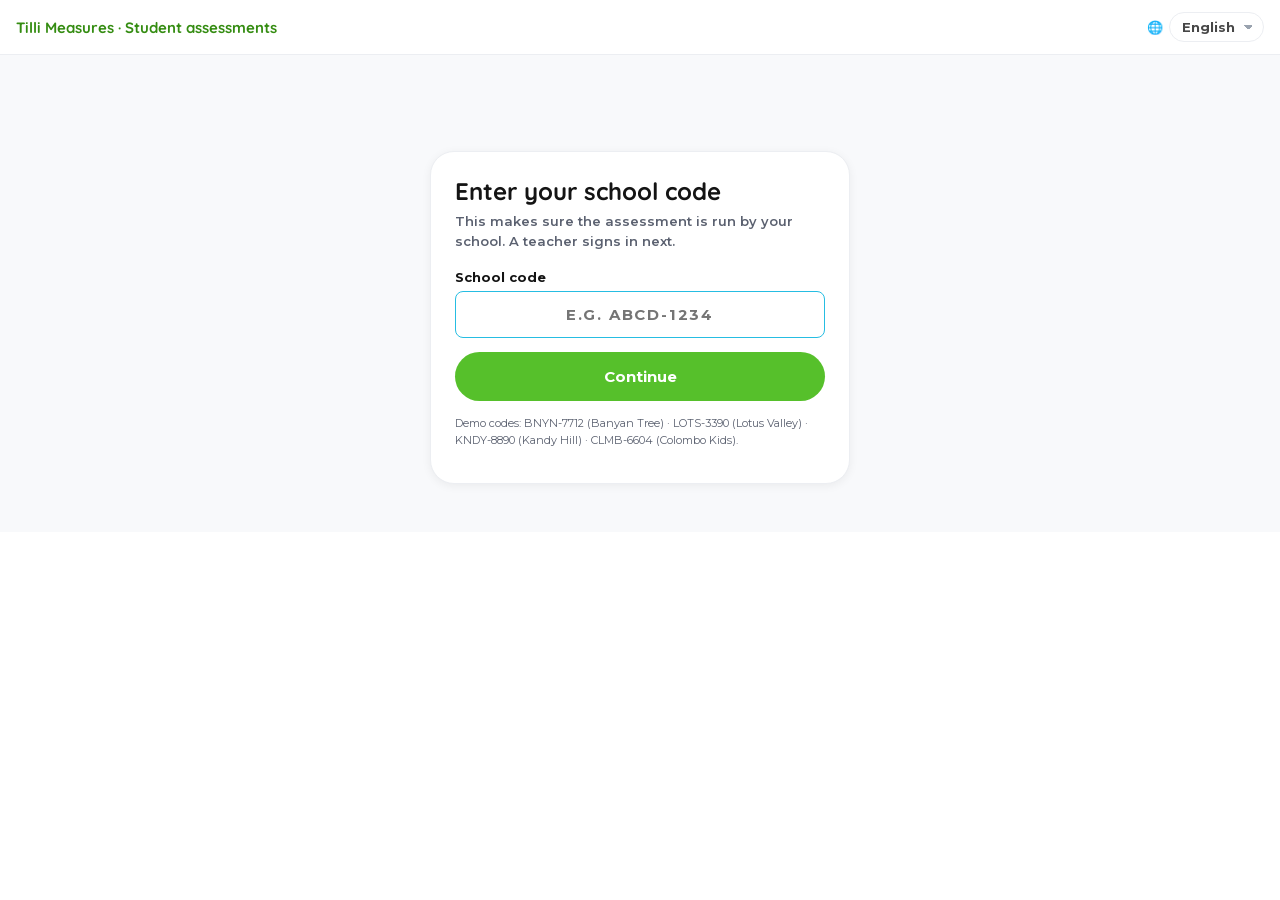
<file: assess.html>
<!DOCTYPE html>
<html lang="en">
<head>
<meta charset="utf-8">
<meta name="viewport" content="width=device-width, initial-scale=1">
<title>Student Assessments · Tilli Measures</title>
<link rel="stylesheet" href="_ds/tilli/tokens/fonts.css?v=20261020nb">
<link rel="preconnect" href="https://fonts.googleapis.com">
<link rel="preconnect" href="https://fonts.gstatic.com" crossorigin>
<link href="https://fonts.googleapis.com/css2?family=Montserrat:wght@500;600;700&family=Quicksand:wght@500;600;700&display=swap" rel="stylesheet">
<link rel="stylesheet" href="assets/tilli.css?v=20261030b2">
<style>
  /* Student direct-assessment page — opened from the school's student master
     link on each child's device. Never links to a dashboard. */
  :root {
    --as-max: 760px;              /* width of the page column */
    --as-class-min: 180px;        /* min width of a class tile in the picker */
    --as-run-pad: 28px;           /* padding inside the full-screen assessment panel */
  }
  body { margin: 0; background: var(--surface-100); color: var(--ink-900); font-family: var(--font-body); }
  .as-top { position: sticky; top: 0; z-index: 2; display: flex; align-items: center; gap: 12px; padding: 12px 16px; background: var(--white); border-bottom: 1px solid var(--line-200); }
  .as-top .lockup { font-family: var(--font-heading); font-weight: 700; font-size: var(--fs-md); color: var(--green-700); }
  .as-top .as-who { margin-left: auto; font-size: var(--fs-xs); font-weight: 600; color: var(--ink-450); text-align: right; line-height: 1.4; min-width: 0; overflow-wrap: anywhere; }
  /* Phones: two rows — title + Finish, then who's signed in + language — never wider than the screen (R3). */
  @media (max-width: 640px) {
    .as-top { flex-wrap: wrap; gap: 8px 10px; padding: 10px 14px; }
    .as-top .lockup { flex: 1 1 auto; min-width: 0; font-size: var(--fs-sm); }
    .as-top [data-finish] { order: 2; }
    .as-top .as-who { order: 3; flex: 1 1 60%; margin-left: 0; text-align: left; }
    .as-top .lang-switch { order: 4; }
  }
  .as-wrap { max-width: var(--as-max); margin: 0 auto; padding: 24px 16px 48px; }
  .as-card { background: var(--white); border: 1px solid var(--line-200); border-radius: var(--radius-card); padding: 24px; box-shadow: var(--shadow-card); }
  .as-card.narrow { max-width: 420px; margin: 8vh auto 0; }
  .as-h1 { font-family: var(--font-heading); font-weight: 700; font-size: var(--fs-xl, 24px); margin: 0 0 6px; }
  .as-sub { font-size: var(--fs-sm); color: var(--ink-450); font-weight: 600; margin: 0 0 18px; line-height: 1.5; }
  .as-field { display: flex; flex-direction: column; gap: 6px; margin-bottom: 14px; font-weight: 700; font-size: var(--fs-sm); }
  .as-field .input { width: 100%; box-sizing: border-box; }
  .as-code { text-align: center; letter-spacing: .12em; font-weight: 700; text-transform: uppercase; }
  .as-err { color: var(--danger-700); font-size: var(--fs-sm); font-weight: 600; margin: -6px 0 12px; }
  .as-hint { font-size: var(--fs-xs); color: var(--ink-450); margin-top: 14px; line-height: 1.5; }
  .as-rule { background: var(--wash-cyan); color: var(--cyan-700); border-radius: var(--radius-md); padding: 12px 14px; font-size: var(--fs-sm); font-weight: 600; margin-bottom: 18px; line-height: 1.5; }
  .as-items { display: flex; flex-wrap: wrap; gap: 6px; margin-bottom: 18px; }
  .as-classes { display: grid; grid-template-columns: repeat(auto-fill, minmax(var(--as-class-min), 1fr)); gap: 12px; }
  .as-class { display: flex; flex-direction: column; align-items: flex-start; gap: 4px; padding: 16px; border: 1px solid var(--line-200); border-radius: var(--radius-md); background: var(--white); font: inherit; text-align: left; cursor: pointer; color: inherit; }
  .as-class:hover:not(:disabled) { border-color: var(--green-500); background: var(--wash-green); }
  .as-class:disabled { cursor: not-allowed; background: var(--surface-100); color: var(--ink-300); }
  .as-class b { font-family: var(--font-heading); font-size: var(--fs-md); }
  .as-class span { font-size: var(--fs-xs); font-weight: 600; color: var(--ink-450); }
  .as-class:disabled span { color: var(--ink-300); }
  .as-class .as-own { font-weight: 700; color: var(--green-700); }
  .as-class:disabled .as-own { color: var(--ink-450); }
  .as-back { margin-bottom: 14px; }
  .as-kids { display: flex; flex-direction: column; }
  .as-kid { display: flex; align-items: center; gap: 12px; padding: 12px 4px; border-top: 1px solid var(--line-200); }
  .as-kid:first-child { border-top: none; }
  .as-kid-name { flex: 1; min-width: 0; font-weight: 700; }
  .as-kid-name small { display: block; font-weight: 600; font-size: var(--fs-xs); color: var(--ink-450); }
  .as-go { display: flex; flex-direction: column; align-items: flex-end; gap: 4px; }
  .as-started { font-size: var(--fs-xs); font-weight: 600; color: var(--ink-450); }
  .as-steps { display: flex; flex-wrap: wrap; gap: 4px; }
  .as-run { position: fixed; inset: 0; z-index: 5; display: flex; flex-direction: column; background: var(--white); padding: var(--as-run-pad); }
  .as-run-top { display: flex; align-items: center; gap: 12px; }
  .as-run-top .as-h1 { margin: 0; }
  .as-run-body { flex: 1; display: grid; place-items: center; margin: 20px 0; border: 2px dashed var(--line-200); border-radius: var(--radius-card); color: var(--ink-450); font-weight: 600; text-align: center; padding: 24px; }
  .as-run-foot { display: flex; justify-content: flex-end; gap: 10px; }
  /* Session runner (pre / post surveys) */
  .as-ses-sec { margin: 22px 0 6px; }
  .as-ses-q { padding: 16px 0; border-top: 1px solid var(--line-200); }
  .as-ses-qh { display: flex; gap: 10px; align-items: baseline; margin-bottom: 10px; line-height: 1.45; }
  .as-ses-qh small { color: var(--ink-450); font-weight: 600; }
  .as-ses-n { flex: none; min-width: 22px; font-weight: 700; color: var(--ink-450); font-variant-numeric: tabular-nums; }
  .as-ses-opts { display: flex; flex-wrap: wrap; gap: 8px; }
  .as-ses-opt { display: inline-flex; align-items: center; gap: 8px; padding: 10px 14px; border: 1px solid var(--line-200); border-radius: var(--radius-md); font-weight: 600; font-size: var(--fs-sm); cursor: pointer; }
  .as-ses-opt.on { border-color: var(--green-500); background: var(--wash-green); }
  .as-ses-q textarea { width: 100%; box-sizing: border-box; }
  .as-toast { position: fixed; left: 50%; bottom: 24px; transform: translateX(-50%); z-index: 9; background: var(--ink-900); color: var(--white); font-weight: 600; font-size: var(--fs-sm); padding: 10px 16px; border-radius: var(--radius-pill); }
  @media (max-width: 640px) { .as-card { padding: 18px; } .as-kid { flex-wrap: wrap; } .as-steps { width: 100%; } }
</style>
</head>
<body>
<div id="app"></div>
<script src="assets/school-data.js?v=20261020mx"></script>
<script src="assets/tilli-api.js?v=20261029p11"></script>
<script src="assets/i18n.js?v=20261029p4"></script>
<script src="assets/assess.js?v=20261029p1"></script>
</body>
</html>
</file>
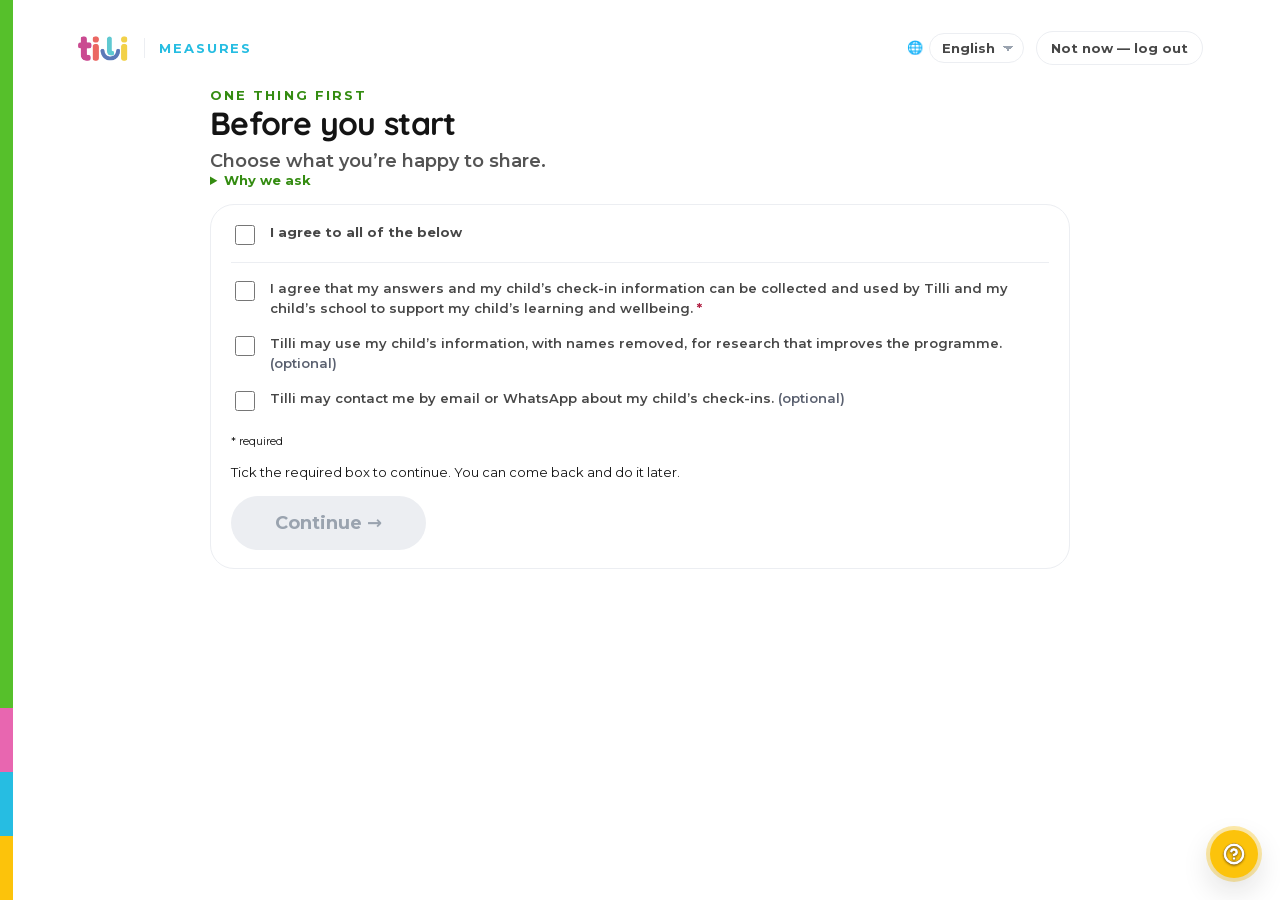
<file: parent.html>
<!DOCTYPE html>
<html lang="en">
<head>
<meta charset="utf-8">
<meta name="viewport" content="width=device-width, initial-scale=1">
<title>Tilli Measures — Parent</title>
<link rel="stylesheet" href="_ds/tilli/tokens/fonts.css?v=20261020nb">
<link rel="preconnect" href="https://fonts.googleapis.com">
<link rel="preconnect" href="https://fonts.gstatic.com" crossorigin>
<link href="https://fonts.googleapis.com/css2?family=Montserrat:wght@500;600;700&family=Quicksand:wght@500;600;700&display=swap" rel="stylesheet">
<link rel="stylesheet" href="assets/tilli.css?v=20261030b2">
<style>
  /* ---- Parent-flow layout ---- */
  .p-wrap { min-height: 100svh; display: flex; flex-direction: column;
    padding: clamp(18px,3.4vh,34px) clamp(24px,6vw,90px) clamp(40px,6vh,72px); }
  /* Pinned during screen transitions so only .p-main fades+zooms (see tilli.css).
     view-transition-name makes .p-top a stacking context, so it needs an explicit
     z-index (above .p-main's ~5, below the 50 modal overlay uses) or the child
     switcher dropdown gets painted over by the later-in-DOM .p-main. */
  .p-top { display: flex; align-items: center; gap: 12px; flex-wrap: wrap; position: relative; z-index: 40; view-transition-name: parent-top; }
  .p-main { max-width: 860px; width: 100%; margin: 22px auto 0; }

  /* page-local helpers (candidates for tilli.css) */

  /* ---- Child switcher (menu itself = .ui-menu / .ui-menu-item) ---- */
  .switcher { position: relative; margin-left: auto; }
  .switch-btn { display: inline-flex; align-items: center; gap: 10px; background: var(--white);
    border: 1px solid var(--line-200); border-radius: var(--radius-pill); padding: 6px 8px 6px 16px;
    cursor: pointer; font-family: var(--font-body); font-weight: 700; font-size: var(--fs-sm); color: var(--ink-700);
    transition: border-color .2s; }
  .switch-btn:hover { border-color: var(--cyan-500); }
  .switch-btn .caret { color: var(--ink-300); font-size: var(--fs-xs); }
  .switch-menu { position: absolute; right: 0; top: calc(100% + 10px); z-index: 30; min-width: 250px; }
  .switch-menu .nm { display: block; font-weight: 700; font-size: var(--fs-md); color: var(--ink-900); }
  .switch-menu .mt { display: block; font-weight: 600; font-size: var(--fs-xs); color: var(--ink-300); margin-top: 1px; }
  .switch-menu .ck { margin-left: auto; color: var(--green-700); font-weight: 700; }
  .switch-menu .ui-menu-item svg { width: 18px; height: 18px; flex: none; }
  /* thin rule between the child list and the Profile / Log out rows */
  .switch-sep { height: 1px; background: var(--line-200); margin: 8px 4px; }

  /* ---- Profile page ---- */
  .profile-head { display: flex; align-items: center; gap: 16px; margin-top: 8px; }
  .profile-face { width: clamp(64px,9vw,84px); height: clamp(64px,9vw,84px); flex: none; border-radius: 50%;
    display: flex; align-items: center; justify-content: center; background: var(--green-500);
    box-shadow: 0 10px 26px color-mix(in srgb, var(--green-500) 24%, transparent); }
  .profile-face img { width: 52%; }
  .kid-list { display: flex; flex-direction: column; gap: 12px; margin-top: 6px; }
  .kid-card { display: flex; align-items: center; gap: 14px; width: 100%; text-align: left; }
  .kid-info { flex: 1; min-width: 0; }
  .kid-info b { display: block; font-weight: 700; font-size: var(--fs-md); color: var(--ink-900); }
  .kid-info span { display: block; font-weight: 600; font-size: var(--fs-sm); color: var(--ink-450); margin-top: 2px; }
  .kid-prog { flex: none; display: flex; align-items: center; gap: 11px; }
  .kid-status { text-align: right; }
  .kid-status b { display: block; font-weight: 700; font-size: var(--fs-sm); }
  .kid-status span { display: block; font-weight: 600; font-size: var(--fs-xs); color: var(--ink-450); margin-top: 1px; }
  .kid-card .chev { color: var(--ink-300); font-size: var(--fs-lg); flex: none; }
  .btn-ghost.logout:hover { border-color: var(--pink-600); color: var(--pink-600); }
  .report-actions.profile-actions { margin-top: 26px; }
  @media (max-width: 640px) {
    .kid-status span { display: none; }
    .kid-card { gap: 11px; }
  }

  /* ---- Hero ---- */
  .p-hero { display: grid; grid-template-columns: auto 1fr; gap: clamp(18px,3vw,36px);
    align-items: center; margin-top: clamp(14px,2.6vh,26px); }
  .p-face { width: clamp(96px,13vw,130px); height: clamp(96px,13vw,130px); flex: none;
    border-radius: 50%; display: flex; align-items: center; justify-content: center; }
  .p-face img { width: 52%; height: auto; }
  .p-eyebrow { font-weight: 700; font-size: var(--fs-sm); letter-spacing: .16em;
    text-transform: uppercase; color: var(--green-700); margin: 0 0 6px; }
  .p-eyebrow.spaced { margin-top: 8px; }      /* report view: sits directly under the top bar */
  .p-eyebrow.tight { margin-bottom: 4px; }    /* profile view: hugs the parent's name */
  .p-title { font-weight: 700; letter-spacing: -.02em; font-size: var(--fs-2xl);
    line-height: 1.05; margin: 0; text-wrap: balance; }
  .p-title span { color: var(--pink-600); }
  .p-sub { font-family: var(--font-body); font-weight: 600; font-size: var(--fs-lg);
    color: var(--ink-600); margin: 10px 0 0; }
  .p-sub.narrow { max-width: 52ch; }
  .p-sub.spaced { margin-top: 14px; }
  .chips { display: flex; flex-wrap: wrap; gap: 8px; margin-top: 14px; }

  /* ---- Section headers ---- */
  .sec-head { display: flex; align-items: baseline; gap: 10px; flex-wrap: wrap;
    margin: clamp(30px,4vh,44px) 0 14px; }
  .sec-head h2 { font-weight: 700; font-size: var(--fs-xl); margin: 0; }
  .sec-head .muted { font-family: var(--font-body); font-weight: 700; font-size: var(--fs-sm); color: var(--ink-300); }
  .sec-head .muted.due { margin-left: auto; }
  .sec-head .accent { color: var(--pink-600); }

  /* ---- Progress card + donut ---- */
  .prog-card { display: flex; align-items: center; gap: 18px; width: 100%; text-align: left;
    background: var(--surface-100); border: 1px solid var(--line-200); border-radius: var(--radius-card);
    padding: 18px 22px; margin-bottom: 14px; }
  .prog-card .txt b { display: block; font-weight: 700; font-size: var(--fs-md); color: var(--ink-900); }
  .prog-card .txt span { display: block; font-family: var(--font-body); font-weight: 600; font-size: var(--fs-sm);
    color: var(--ink-450); margin-top: 3px; }

  /* ---- Assessment timeline ---- */
  .timeline { position: relative; background: var(--white); border: 1px solid var(--line-200);
    border-radius: var(--radius-card); padding: 8px 18px; }
  .timeline::before { content: ''; position: absolute; left: 33px; top: 30px; bottom: 30px;
    width: 3px; background: var(--line-200); border-radius: 2px; }
  .t-row { position: relative; display: flex; align-items: center; gap: 14px; width: 100%;
    text-align: left; background: none; border: none; cursor: pointer; padding: 13px 2px;
    font-family: var(--font-body); border-radius: var(--radius-md); transition: background .15s; }
  div.t-row { cursor: default; }   /* read-only rows (history / created-school done + missed) */
  .t-row:hover { background: var(--surface-100); }
  .t-dot { position: relative; z-index: 1; flex: none; width: 18px; height: 18px; border-radius: 50%;
    box-sizing: border-box; margin: 0 6px; }
  .t-dot.done { background: var(--green-500); border: 3px solid var(--green-600); }
  .t-dot.progress { background: var(--yellow-500); border: 3px solid var(--orange-500); }
  .t-dot.pending { background: var(--white); border: 3px solid var(--line-200); }
  .t-body { flex: 1; min-width: 0; }
  .t-body b { display: block; font-weight: 700; font-size: var(--fs-md); color: var(--ink-900); }
  .t-body span { display: block; font-family: var(--font-body); font-weight: 600; font-size: var(--fs-sm);
    color: var(--ink-450); margin-top: 1px; }

  /* resting card shown for the "In between" window (no assessments open) — .ui-card.md.tint-cyan */
  .win-rest { display: flex; align-items: center; gap: 16px; margin-top: 6px; }
  .consent-card { display: flex; flex-direction: column; gap: 16px; }
  .consent-row { display: flex; gap: 12px; align-items: flex-start; font-weight: 600; font-size: var(--fs-sm); line-height: 1.5; color: var(--ink-700); cursor: pointer; }
  .consent-row input { flex: none; width: 20px; height: 20px; margin-top: 2px; accent-color: var(--green-600); }
  .consent-tag { font-size: var(--fs-xs); font-weight: 700; color: var(--pink-600); }
  .consent-tag.opt { color: var(--ink-450); font-weight: 600; }
  .consent-note { margin: 0; font-size: var(--fs-sm); }
  .consent-all { padding-bottom: 14px; border-bottom: 1px solid var(--line-200); }
  .p-langrow { margin: 0 0 20px; }
  .consent-card .btn { align-self: flex-start; }
  .p-yearnote { position: relative; margin: 0 0 14px; padding-right: 44px; }
  .p-yearnote .dialog-close { position: absolute; top: 8px; right: 8px; }
  .p-yeartabs { display: flex; flex-wrap: wrap; gap: 8px; margin: 0 0 14px; }
  .win-rest .ico { width: 48px; height: 48px; border-radius: 50%; background: var(--white); flex: none;
    display: flex; align-items: center; justify-content: center; font-size: var(--fs-xl); box-shadow: var(--shadow-card); }
  .win-rest .rt b { display: block; font-weight: 700; font-size: var(--fs-md); color: var(--ink-900); }
  .win-rest .rt span { display: block; font-family: var(--font-body); font-weight: 600;
    font-size: var(--fs-sm); color: var(--ink-600); margin-top: 3px; }

  /* ---- Phases overview (Baseline → Midline → Endline timeline) ----
     Intermediate screen between child-select and home: one card, a vertical
     line, and a dot per assessment phase with its own completion + CTA. */
  /* phases view fills the viewport height so the timeline spans it fully */
  .p-main.phases-main { flex: 1; display: flex; flex-direction: column; }
  .phase-head { text-align: center; font-weight: 700; font-size: var(--fs-xl);
    color: var(--ink-900); margin: clamp(6px,2vh,16px) 0 clamp(18px,3vh,28px); text-wrap: balance; }
  .phase-head span { color: var(--pink-600); }
  .phase-timeline { position: relative; flex: 1; display: flex; flex-direction: column;
    justify-content: space-between; }
  .phase-timeline::before { content: ''; position: absolute; left: 10px; top: 14px; bottom: 14px;
    width: 3px; background: var(--line-200); border-radius: 2px; }
  .phase-row { position: relative; display: grid; grid-template-columns: 22px 1fr; gap: 16px;
    padding: clamp(10px,2vh,20px) 0; }
  .phase-dot { position: relative; z-index: 1; width: 22px; height: 22px; border-radius: 50%;
    box-sizing: border-box; margin-top: 3px; }
  .phase-dot.done     { background: var(--green-500); border: 4px solid var(--green-600); }
  .phase-dot.progress { background: var(--yellow-500); border: 4px solid var(--orange-500); }
  .phase-dot.pending  { background: var(--white); border: 3px solid var(--line-200); }
  .phase-title { display: block; font-weight: 700; font-size: var(--fs-lg); color: var(--ink-900); }
  .phase-title .ph-date { color: var(--pink-600); }
  .phase-meta { display: block; font-family: var(--font-body); font-weight: 600; font-size: var(--fs-sm);
    color: var(--ink-450); margin: 7px 0 15px; line-height: 1.5; }
  .phase-meta b { color: var(--ink-700); }
  .phase-cta { display: flex; gap: 10px; flex-wrap: wrap; }
  .btn-locked { display: inline-block; background: var(--surface-100); border: 1.5px solid var(--line-200);
    color: var(--ink-300); font-family: var(--font-body); font-weight: 700; font-size: var(--fs-md);
    border-radius: var(--radius-pill); padding: 11px 24px; cursor: not-allowed; }

  /* ---- Report CTA ---- */
  .report-cta { margin-top: 18px; display: flex; align-items: center; gap: 18px; flex-wrap: wrap;
    border-radius: var(--radius-card); padding: 22px 24px; border: 2px solid; transition: border-color .2s, background .2s; }
  .report-cta.ready { background: var(--wash-green); border-color: var(--green-500); }
  .report-cta.locked { background: var(--surface-100); border-color: var(--line-200); }
  .report-cta .ico { width: 54px; height: 54px; border-radius: 50%; background: var(--white); flex: none;
    display: flex; align-items: center; justify-content: center; box-shadow: var(--shadow-card); }
  .report-cta .ico img { width: 52%; }
  .report-cta .rt { flex: 1; min-width: 180px; }
  .report-cta .rt b { display: block; font-weight: 700; font-size: var(--fs-lg); color: var(--ink-900); }
  .report-cta .rt span { display: block; font-family: var(--font-body); font-weight: 600; font-size: var(--fs-sm);
    color: var(--ink-450); margin-top: 3px; }
  .report-cta .snap-gate { display: flex; flex-direction: column; align-items: center; gap: 8px; }
  .report-cta .snap-gate-note { font-family: var(--font-body); font-weight: 600; font-size: var(--fs-sm);
    color: var(--ink-450); }

  /* ---- Garden report ---- */
  .garden { position: relative; overflow: hidden; border-radius: var(--radius-card);
    background: linear-gradient(180deg, var(--wash-cyan) 0%, var(--wash-green) 48%);
    padding: clamp(22px,3vw,32px) clamp(14px,2vw,24px) clamp(16px,2.4vw,26px); margin-top: 20px; }
  .garden .bed { display: grid; grid-template-columns: repeat(6, 1fr); gap: 10px 0; align-items: end; }
  @media (max-width: 620px) { .garden .bed { grid-template-columns: repeat(4, 1fr); } }
  .flower-cell { display: flex; flex-direction: column; align-items: center; gap: 5px; }
  .flower-cell .fl { line-height: 0; }
  .flower-cell .lbl { font-family: var(--font-body); font-weight: 700; font-size: var(--fs-xs);
    color: var(--green-700); text-align: center; line-height: 1.15; max-width: 12ch; }

  /* per-skill cards — .ui-card.sm + .ui-badge.lvl-N + .ui-meter.light */
  .skill-list { display: flex; flex-direction: column; gap: 12px; margin-top: 6px; }
  .sk-top { display: flex; align-items: center; gap: 10px; }
  .sk-name { font-weight: 700; font-size: var(--fs-md); color: var(--ink-900); flex: 1; }
  .sk-bar { margin: 10px 0 8px; }
  .sk-note { font-family: var(--font-body); font-weight: 600; font-size: var(--fs-sm);
    color: var(--ink-450); line-height: 1.5; }

  /* home tips — .ui-card.md.tint-yellow */
  .tips { margin-top: 20px; }
  .tips h3 { margin: 0 0 8px; font-weight: 700; font-size: var(--fs-md); color: var(--lvl-2-ink); }
  .tips p { font-family: var(--font-body); font-weight: 600; font-size: var(--fs-sm); color: var(--lvl-2-ink);
    line-height: 1.6; margin: 5px 0; }

  .report-actions { display: flex; gap: 10px; flex-wrap: wrap; margin-top: 22px; }

  .footnote { text-align: center; font-family: var(--font-body); font-weight: 600; font-size: var(--fs-sm);
    color: var(--green-600); margin: 30px 0 0; }

  /* ============================================================
     Parent report — mockup redesign (image 1). Structure only;
     colours/fonts stay on the site's tokens.
     ============================================================ */
  /* hero note */
  .note-hero { margin-top: 8px; }
  .note-kicker { font-family: var(--font-body); font-weight:700; font-size: var(--fs-lg);
    color: var(--ink-450); margin:0 0 2px; }
  .note-lead { font-family: var(--font-body); font-weight:600; font-size: var(--fs-md);
    color: var(--ink-600); margin:12px 0 0; max-width:60ch; line-height:1.6; }

  /* grey band that groups the graded report content, setting it apart from
     the intro note above and the download/footer below.
     Full-bleed: breaks out of the centred .p-main to span the whole viewport
     width, while .report-band-inner keeps the content aligned to the page. */
  .report-band { background: var(--surface-100);
    width: 100vw; position: relative; left: 50%; margin-left: -50vw;
    padding: clamp(16px,2.6vw,24px) 0; margin-top: clamp(18px,3vh,26px); }
  .report-band-inner { max-width: 860px; margin: 0 auto;
    padding: 0 clamp(24px,6vw,90px); }
  .report-band-inner > :first-child { margin-top: 0; }

  /* framed panels (shining = .ui-card.md.tint-green, support = .ui-card.md.tint-cyan) */
  .panel { margin-top: 16px; }
  .panel-title { font-weight:700; font-size: var(--fs-lg); margin:0 0 12px; text-align:center; }
  .panel-title.is-green { color: var(--green-700); }
  .panel-title.is-cyan { color: var(--cyan-700); }
  .panel-body { background: var(--white); border-radius: var(--radius-lg); padding: clamp(14px,2vw,18px); }

  .shine-list { list-style:none; margin:0; padding:0; display:flex; flex-direction:column; gap:14px; }
  .shine-list li { display:flex; gap:11px; align-items:flex-start; }
  .shine-list .di { color: var(--orange-500); font-size: var(--fs-sm); line-height:1.6; flex:none; margin-top:1px; }
  .shine-list p { margin:0; font-family: var(--font-body); font-weight:600; font-size: var(--fs-sm);
    color: var(--ink-600); line-height:1.55; }

  .support-body { display:grid; grid-template-columns:1fr auto; gap:14px; align-items:end; }
  .support-text h3 { margin:0 0 6px; font-weight:700; font-size: var(--fs-md); color: var(--ink-900); }
  .support-text p { margin:0; font-family: var(--font-body); font-weight:600; font-size: var(--fs-sm);
    color: var(--ink-600); line-height:1.6; }
  .support-ill { width:92px; height:auto; align-self:end; }
  @media (max-width:640px){ .support-ill { width:70px; } }

  /* try-at-home clickable cards */
  .try-sub { text-align:center; font-family: var(--font-body); font-weight:600; font-size: var(--fs-sm);
    color: var(--ink-300); margin:6px 0 12px; }
  /* try-at-home tag cards — stacked with overlap; bottom card tilts (image 3).
     --card-overlap = how far each card slides up under the one above.
     --bottom-tilt  = rotation of the last (bottom) card. */
  .try-list { position:relative; display:block; --card-overlap:20px; }
  .try-card { position:relative; display:block; text-decoration:none; background: var(--white);
    border:3.5px solid var(--c,var(--line-200)); border-radius: var(--radius-xl);
    padding:29px 18px;
    box-shadow: var(--shadow-hover);
    transform-origin: 65% 0%;
    transition: transform .18s var(--ease), box-shadow .2s; }
  .try-card + .try-card { margin-top: calc(-1 * var(--card-overlap)); }
  /* baked per-card rotation/nudge */
  .try-card:nth-child(1) { transform: rotate(2deg) translateY(6px); }
  .try-card:nth-child(2) { transform: rotate(0deg) translateY(1px); }
  .try-card:nth-child(3) { transform: rotate(2deg) translateY(17px); }
  .try-card:hover { z-index:5; box-shadow: var(--shadow-pop); }
  .tc-tags { display:flex; justify-content:space-between; gap:10px; font-family: var(--font-body);
    font-weight:700; font-size: var(--fs-xs); }
  .tc-type { color: var(--c,var(--ink-600)); }
  .tc-freq { color: var(--ink-450); }
  .tc-topic { font-weight:700; font-size: var(--fs-md); letter-spacing:.02em; text-transform:uppercase;
    color: var(--ink-900); margin:10px 0 5px; }
  .tc-desc { margin:0; font-family: var(--font-body); font-weight:600; font-size: var(--fs-sm);
    color: var(--ink-450); line-height:1.55; }

  /* decorative flower row */
  .flower-row { display:flex; justify-content:center; align-items:flex-end; gap:clamp(10px,4vw,30px);
    padding:8px 0 2px; margin-top:22px; }
  .flower-row .fl { line-height:0; }

  /* work with the teacher */
  .teach-head { text-transform:uppercase; letter-spacing:.05em; }
  .teach-copy { font-family: var(--font-body); font-weight:600; font-size: var(--fs-sm); color: var(--ink-600);
    line-height:1.6; margin:0; max-width:62ch; }

  /* download + footer */
  .download-row { display:flex; justify-content:center; margin-top:28px; }
  .download-row .btn-primary { padding:13px 42px; font-size: var(--fs-md); }

  /* ---- Mobile (portrait phones ≤ 640px) ---- */
  @media (max-width: 640px) {
    .p-wrap { padding: 16px 18px 40px; }
    .p-main { margin-top: 16px; }
    .p-top { gap: 10px; }
    .switch-menu { min-width: min(250px, calc(100vw - 40px)); }

    .p-hero { gap: 12px; margin-top: 12px; grid-template-columns: 1fr; }   /* phones: the face sits above the title, so the heading gets the full width */
    .p-face { width: 64px; height: 64px; }

    .sec-head { margin: 26px 0 12px; }
    .prog-card { padding: 16px 18px; gap: 14px; }
    .report-cta { padding: 18px; }
    /* Force the primary CTA onto its own full-width row on phones */
    .report-cta .btn-primary { flex: 1 0 100%; width: 100%; }

    .report-actions { gap: 8px; }
    .report-actions .btn-primary,
    .report-actions .btn-outline,
    .report-actions .btn-ghost:not(.logout) { flex: 1 0 100%; width: 100%; text-align: center; }

    .garden { padding: 20px 12px 16px; }
  }
  @media (max-width: 380px) {
    .garden .bed { grid-template-columns: repeat(3, 1fr); }
  }
  /* Consent: * for required, (optional) in brackets, "Why we ask" folds the long intro. */
  .consent-req { color: var(--danger-700); font-weight: 700; }
  .consent-opt { color: var(--ink-450); font-weight: 600; }
  .consent-reqnote { margin: 4px 0 0; font-size: var(--fs-xs); }
  .consent-why { margin: 0 0 16px; }
  .consent-why summary { cursor: pointer; font-weight: 700; color: var(--green-700); font-size: var(--fs-sm); }
  .consent-why p { margin: 8px 0 0; color: var(--ink-450); font-size: var(--fs-sm); line-height: 1.5; }
  .consent-note.saved { color: var(--green-700); font-weight: 700; }
  .p-toast { position: fixed; left: 50%; bottom: 24px; transform: translate(-50%, 12px); max-width: min(92vw, 440px); background: var(--ink-900); color: var(--white);
    font-weight: 600; font-size: var(--fs-sm); padding: 12px 18px; border-radius: var(--radius-md); box-shadow: var(--shadow-pop); opacity: 0; pointer-events: none; transition: opacity .2s, transform .2s; z-index: 90; }
  .p-toast.on { opacity: 1; transform: translate(-50%, 0); }
</style>
</head>
<body>
<div class="brand-rail" aria-hidden="true"><span></span><span class="seg pink"></span><span class="seg cyan"></span><span class="seg yellow"></span></div>

<div id="app"></div>

<script src="assets/school-data.js?v=20261020mx"></script>
<script src="assets/keep-open.js?v=20261029p10"></script>
<script src="assets/tilli-api.js?v=20261029p11"></script>
<script src="assets/i18n.js?v=20261029p4"></script>
<script src="assets/float-help.js?v=20261030b1"></script>
<script>TilliFloat.mount({ role: 'Parent' });   // Need help only — no Ask Tilli for families</script>
<script>
(function () {
  const DS = '_ds/tilli/assets/';
  const LOGO = DS + 'logos/tilli-wordmark-crop.png';
  const SMILEY = DS + 'icons/smiley.png';

  // ============================================================
  // Palettes — UI colours come from tokens (window.TilliPalette / var(--…));
  // ART holds the illustration + data hex (kept exact), defined once here.
  // ============================================================
  const PAL = window.TilliPalette;
  const tok = (name) => PAL.css(name);   // resolved hex for SVG presentation attributes
  const ART = {
    // Each child is represented by a smiley in their own colour (stable per slot).
    SMILE: ['#56C02B', '#E91E8C', '#26BDE2', '#F99B1C', '#A99BD6', '#E866B0'],
    // One flower colour per skill (12 distinct hues — not the 4-colour brand petal set).
    SKILL: {
      emotion_awareness: '#E91E8C', emotion_regulation: '#F0A84A', empathy: '#EFA9B8',
      relationship_skills: '#F99B1C', metacognition: '#A99BD6', critical_thinking: '#7FB2E6',
      working_memory: '#26BDE2', planning: '#5AA9E6', cognitive_flexibility: '#6FC3B8',
      inhibition_distraction: '#FCC30B', inhibition_response: '#E866B0', attention: '#56C02B',
    },
    // Decorative flower row on the snapshot — a cool brand-blue set.
    FLOWER_ROW: ['#26BDE2', '#5AA9E6', '#26BDE2', '#7FB2E6', '#26BDE2'],
    // flowerSVG() parts.
    FLOWER: { centre: '#FCC30B', stem: '#56C02B', leaf: '#3F9E1D', sproutLight: '#8FD96B' },
    // Try-at-home card borders (token colours, cycled per card).
    TRY: ['var(--green-500)', 'var(--cyan-500)', 'var(--orange-500)'],
  };

  // Inline stroke icons for the switcher menu (no matching PNG in the DS set).
  const ICON_USER = `<svg viewBox="0 0 24 24" fill="none" stroke="${tok('--ink-450')}" stroke-width="2" stroke-linecap="round" stroke-linejoin="round"><circle cx="12" cy="8" r="4"/><path d="M4 21a8 8 0 0 1 16 0"/></svg>`;
  const ICON_LOGOUT = `<svg viewBox="0 0 24 24" fill="none" stroke="${tok('--pink-600')}" stroke-width="2" stroke-linecap="round" stroke-linejoin="round"><path d="M15 4h3a2 2 0 0 1 2 2v12a2 2 0 0 1-2 2h-3"/><path d="M10 17l-5-5 5-5"/><path d="M15 12H5"/></svg>`;

  const esc = (s) => String(s == null ? '' : s).replace(/[&<>"']/g, (c) =>
    ({ '&': '&amp;', '<': '&lt;', '>': '&gt;', '"': '&quot;', "'": '&#39;' }[c]));
  // Screen text from the shared word list (i18n.js). T = plain text; H = safe
  // HTML whose {x} are filled with markup already escaped here.
  const I18N = window.TilliI18n;
  const T = (k, v) => I18N.t(k, v);
  const H = (k, v) => I18N.html(k, v);
  const B = (x) => '<b>' + esc(x) + '</b>';
  const phaseName = (p) => T('phase.' + String(p).toLowerCase());

  // ---- pronoun-aware copy filler (agreement-safe: verbs are phrased with be + complement) ----
  const PRON = {
    he:   { subj: 'he',   obj: 'him',  poss: 'his',   reflex: 'himself',    be: 'is',  have: 'has'  },
    she:  { subj: 'she',  obj: 'her',  poss: 'her',   reflex: 'herself',    be: 'is',  have: 'has'  },
    they: { subj: 'they', obj: 'them', poss: 'their', reflex: 'themselves', be: 'are', have: 'have' },
  };
  const cap = (s) => (s ? s.charAt(0).toUpperCase() + s.slice(1) : s);
  // Fill {name}/{Name}, {subj}/{Subj}, {obj}, {poss}/{Poss}, {be}, {have}, {reflex}, {teacher}.
  // fillT: the same for a word-list entry (escaped first — translations are typed in).
  const fillT = (key, c) => fill(esc(T(key)), c);
  function fill(tpl, c) {
    const pr = PRON[c.pronoun] || PRON.they;
    const name = esc(c.name);
    const m = {
      name, Name: name,
      subj: pr.subj, Subj: cap(pr.subj),
      obj: pr.obj, poss: pr.poss, Poss: cap(pr.poss),
      be: pr.be, have: pr.have, reflex: pr.reflex,
      teacher: esc(c.teacher || T('parent.yourTeacher')),
    };
    return tpl.replace(/\{(\w+)\}/g, (mm, k) => (k in m ? m[k] : mm));
  }

  const smileColor = (i) => ART.SMILE[((i % ART.SMILE.length) + ART.SMILE.length) % ART.SMILE.length];

  // ---- seeded RNG (stable per child) ----
  function hashStr(s) { let h = 2166136261; for (let i = 0; i < s.length; i++) { h ^= s.charCodeAt(i); h = Math.imul(h, 16777619); } return h >>> 0; }
  function mulberry32(a) { return function () { a |= 0; a = (a + 0x6d2b79f5) | 0; let t = Math.imul(a ^ (a >>> 15), 1 | a); t = (t + Math.imul(t ^ (t >>> 7), 61 | t)) ^ t; return ((t ^ (t >>> 14)) >>> 0) / 4294967296; }; }
  const clamp = (v, lo, hi) => Math.max(lo, Math.min(hi, v));

  // ---- 12 skills (SEL + cognitive); flower colour per skill lives in ART.SKILL ----
  const SKILLS = [
    { key: 'emotion_awareness',    name: 'Emotion Awareness'     },
    { key: 'emotion_regulation',   name: 'Emotion Regulation'    },
    { key: 'empathy',              name: 'Empathy'               },
    { key: 'relationship_skills',  name: 'Relationship Skills'   },
    { key: 'metacognition',        name: 'Metacognition'         },
    { key: 'critical_thinking',    name: 'Critical Thinking'     },
    { key: 'working_memory',       name: 'Working Memory'        },
    { key: 'planning',             name: 'Planning & Organizing' },
    { key: 'cognitive_flexibility',name: 'Cognitive Flexibility' },
    { key: 'inhibition_distraction',name:'Focus (Distraction)'   },
    { key: 'inhibition_response',  name: 'Self-control'          },
    { key: 'attention',            name: 'Attention'             },
  ];

  // Warm, concrete "help at home" tips, keyed by skill.
  const TIPS = {
    emotion_awareness:     'Name feelings out loud through the day — "you look frustrated" builds emotion words.',
    emotion_regulation:    'Practice belly-breathing together when everyone is calm, not mid-meltdown.',
    empathy:               'Read a story and pause to ask "how do you think they feel right now?"',
    relationship_skills:   'Set up one short playdate and let them practice taking turns.',
    metacognition:         'After a task ask "what was tricky, and what would you try next time?"',
    critical_thinking:     'Ask open "why do you think…?" questions instead of giving the answer.',
    working_memory:        'Play one short memory game after dinner — five minutes is plenty.',
    planning:              'Let them plan a small routine, like packing their own bag with a checklist.',
    cognitive_flexibility: 'Play "let\'s do it a different way" games to practice switching ideas.',
    inhibition_distraction:'Try 5-minute focus stretches in a quiet spot, then a movement break.',
    inhibition_response:   'Play "red light, green light" — it makes pausing before acting fun.',
    attention:            'Read together a little longer each week to stretch sustained focus.',
  };

  // Band → the site-wide level scale via TilliPalette.levelOf():
  // sprouting = 1 (cyan), growing = 2 (amber), blooming = 3 (green).
  function bandOf(pct) { return pct < 34 ? 'sprouting' : pct < 67 ? 'growing' : 'blooming'; }

  // Build a child's 12-skill garden (stable per name + window). Later windows get
  // a gentle upward bump so toggling Baseline → Midline → Endline shows real growth.
  function buildSkills(name, winId) {
    const wk = winId || 'baseline';
    const rnd = mulberry32(hashStr(name + ':' + wk + ':garden'));
    const bump = ({ baseline: 0, midline: 9, endline: 18 })[wk] || 0;
    const base = 40 + rnd() * 26 + bump; // child's overall tilt, rising across the year
    return SKILLS.map((sk) => {
      const pct = Math.round(clamp(base + (rnd() - 0.5) * 60, 6, 98));
      const band = bandOf(pct);
      const note = band === 'blooming'
        ? name + ' shows real strength in ' + sk.name.toLowerCase() + '.'
        : band === 'growing'
        ? sk.name + ' is coming along nicely — a little practice helps.'
        : sk.name + ' is just beginning to grow; gentle support will help.';
      return { key: sk.key, name: sk.name, color: ART.SKILL[sk.key], pct, band, note, seed: hashStr(name + sk.key) % 97 };
    });
  }

  // ============================================================
  // Per-skill flower (garden bed) — flat brand flower / tulip / sprout,
  // matching the landing flower band. band drives the form.
  // ============================================================
  function flowerSVG(color, band, seed, size) {
    const rnd = (k) => { const v = Math.sin((seed + 1) * (k * 12.9898 + 4.1414)) * 43758.5453; return v - Math.floor(v); };
    const tilt = (rnd(4) * 12 - 6).toFixed(1);
    const w = size, h = Math.round(size * 1.7);
    const cx = 30, gy = 96;
    let stemH, headY, head;
    if (band === 'blooming') {
      stemH = 58; headY = gy - stemH;
      const rad = 12, pet = [];
      for (let i = 0; i < 5; i++) { const a = (Math.PI * 2 * i) / 5 - Math.PI / 2; pet.push(`<circle cx="${(cx + Math.cos(a) * rad).toFixed(1)}" cy="${(headY + Math.sin(a) * rad).toFixed(1)}" r="${(rad * .84).toFixed(1)}" fill="${color}"/>`); }
      head = pet.join('') + `<circle cx="${cx}" cy="${headY}" r="6.5" fill="${ART.FLOWER.centre}"/>`;
    } else if (band === 'growing') {
      stemH = 40; headY = gy - stemH;
      const tw = 12, th = 22;
      head = `<path d="M ${cx - tw} ${headY + 3} C ${cx - tw} ${headY - th * .55} ${cx - tw * .55} ${headY - th} ${cx} ${headY - th} C ${cx + tw * .55} ${headY - th} ${cx + tw} ${headY - th * .55} ${cx + tw} ${headY + 3} C ${cx + tw * .6} ${headY + 10} ${cx - tw * .6} ${headY + 10} ${cx - tw} ${headY + 3} Z" fill="${color}"/>`;
    } else {
      stemH = 24; headY = gy - stemH;
      head = `<path d="M ${cx} ${headY + 10} q -14 -5 -18 -18 q 14 2 18 14 Z" fill="${ART.FLOWER.stem}"/><path d="M ${cx} ${headY + 10} q 14 -5 18 -18 q -14 2 -18 14 Z" fill="${ART.FLOWER.sproutLight}"/>`;
    }
    const topY = gy - stemH;
    const stem = `<path d="M ${cx} ${gy} C ${cx - 3} ${gy - stemH * .45} ${cx + 3} ${topY + stemH * .35} ${cx} ${topY}" stroke="${ART.FLOWER.stem}" stroke-width="3.4" fill="none" stroke-linecap="round"/>`;
    const leaf = band === 'sprouting' ? '' :
      `<path d="M ${cx - 1} ${gy - stemH * .42} q -17 -5 -22 8 q 13 4 22 -8 Z" fill="${ART.FLOWER.leaf}"/>`;
    return `<svg width="${w}" height="${h}" viewBox="0 0 60 100" fill="none" xmlns="http://www.w3.org/2000/svg" style="overflow:visible">
      <g class="tm-sway" style="transform:rotate(${tilt}deg);animation:swayC ${(4 + rnd(7) * 1.6).toFixed(1)}s ease-in-out infinite alternate">
        ${stem}${leaf}${head}
      </g>
    </svg>`;
  }

  // ============================================================
  // State
  // ============================================================
  const p = new URLSearchParams(location.search);
  const school = p.get('school') || 'Little Sprouts School';
  const TERM = p.get('term') || 'Term One';          // snapshot metadata (no scores)
  const CONTACT = 'info@tillikids.com · tillikids.com';

  // Which children this parent may see comes from their active ParentLinks
  // (TilliAPI = access control), NOT from the URL. The URL can only *select*
  // which linked child to focus — it can never inject one (spec §5 hardening).
  const TS = window.TILLI_SCHOOL;
  function readSession() {
    try { return JSON.parse(localStorage.getItem('tilliMeasures.session') || '{}') || {}; } catch (e) { return {}; }
  }
  const PARENT_EMAIL = (readSession().email) || 'priya.menon@example.com'; // demo fallback
  // Completions this parent marks show up in the school's change history under their name.
  if (window.TilliAPI && window.TilliAPI.setHistoryActor) window.TilliAPI.setHistoryActor({ email: PARENT_EMAIL, role: 'parent' });
  const links = (window.TilliAPI && window.TilliAPI.childrenForParent)
    ? window.TilliAPI.childrenForParent(PARENT_EMAIL) : [];
  let children;
  if (links.length) {
    // Enrich each linked child with display fields (pronoun/teacher/scores) from
    // the dataset. The LINK decides access; the dataset only supplies presentation.
    children = links.map((lk, i) => {
      const full = (TS && TS.findByAdm) ? TS.findByAdm(lk.student_id) : null;
      return {
        name: lk.first || lk.name || T('parent.yourChild'), grade: lk.grade, section: lk.section, adm: lk.student_id,
        // Carry the backbone ids so a created-school child can key its REAL
        // deployments/completions (findByAdm misses these students — full===null).
        student_id: lk.student_id, school_id: lk.school_id, section_id: lk.section_id, status: lk.status || 'active',
        pronoun: (full && full.pronoun) || (lk.gender === 'm' ? 'he' : 'she'),
        teacher: (full && full.teacherName) || T('parent.yourTeacher'), unlocked: i === 0,
      };
    });
  } else if (readSession().email && !/^parent@tilli\.edu$/i.test(PARENT_EMAIL)) {
    // A signed-in parent with no child linked yet: never show made-up children —
    // send them back to "Add your first child".
    location.replace('index.html');
    children = [];
  } else {
    // Legacy demo fallback (generic parent@tilli.edu, or no sign-in at all).
    children = [
      { name: 'Aarav', grade: 'Grade 1', section: 'A', adm: 'ADM-2041', pronoun: 'he',  teacher: 'Ms Rao',   unlocked: true },
      { name: 'Meera', grade: 'Grade 3', section: 'B', adm: 'ADM-2044', pronoun: 'she', teacher: 'Mr Silva', unlocked: false },
    ];
  }
  const PARENT_NAME = (links[0] && links[0].parentName) || T('parent.yourFamily');
  const urlChild = (p.get('child') || '').trim();
  let selected = 0;
  if (urlChild) {
    const i = children.findIndex((c) => c.name.toLowerCase() === urlChild.toLowerCase());
    if (i >= 0) selected = i;   // focus a child the parent is genuinely linked to; ignore otherwise
  }

  const ASSESSMENTS = [
    { id: 'parent', title: T('parent.a.parent'), sub: T('parent.sub.survey10') },
    { id: 'hearts', title: 'Hearts & Flowers', sub: T('parent.sub.activity5') },
    { id: 'memory', title: 'Memory Game',       sub: T('parent.sub.activity5') },
    { id: 'emt1',   title: 'EMT 1',             sub: T('parent.sub.activity4') },
    { id: 'emt2',   title: 'EMT 2',             sub: T('parent.sub.activity4') },
    { id: 'emt3',   title: 'EMT 3',             sub: T('parent.sub.activity4') },
  ];
  // ---- Assessment windows across the year ----
  // The parent can toggle between these to see each window's completion history
  // and its report. `milestone:false` marks the resting "In between" state, which
  // has no checklist of its own. Order is chronological.
  const WINDOWS = [
    { id: 'baseline', label: T('phase.baseline'), date: 'Apr 2',  milestone: true  },
    { id: 'between',  label: T('phase.between'),  date: '',       milestone: false },
    { id: 'midline',  label: T('phase.midline'),  date: 'Jun 18', milestone: true  },
    { id: 'endline',  label: T('phase.endline'),  date: 'Sep 24', milestone: true  },
  ];
  const WINDOW_ORDER = WINDOWS.map((w) => w.id);
  // Where "today" sits on the timeline: the open window. Everything before it is
  // completed history; everything after is upcoming. Change this one constant to
  // move the whole flow to a different point in the year.
  const CURRENT_WINDOW = 'midline';
  const winById = (id) => WINDOWS.find((w) => w.id === id) || WINDOWS[0];
  function winPhase(id) {
    if (!winById(id).milestone) return 'between';
    const d = WINDOW_ORDER.indexOf(id) - WINDOW_ORDER.indexOf(CURRENT_WINDOW);
    return d < 0 ? 'past' : d > 0 ? 'future' : 'current';
  }
  const milestones = () => WINDOWS.filter((w) => w.milestone);
  function lastCompletedMilestone(c) {
    if (!c.unlocked) return null;
    const past = milestones().filter((w) => winPhase(w.id) === 'past');
    return past.length ? past[past.length - 1] : null;
  }
  function nextOpenMilestone() {
    return milestones().find((w) => winPhase(w.id) === 'current')
        || milestones().find((w) => winPhase(w.id) === 'future') || null;
  }

  // Per-child, per-window assessment status. The unlocked demo child shows a real
  // progression: past windows fully done (history + report), the open window
  // mid-flight, future windows not started. Locked children are all pending.
  // `between` has no checklist (null).
  const blank = (v) => ({ parent: v, hearts: v, memory: v, emt1: v, emt2: v, emt3: v });
  // assessment status → .ui-chip modifier for its badge
  const BADGE_CLS = { done: 'ok', progress: 'prog', pending: 'muted' };
  const STATUS = {};
  children.forEach((c) => {
    STATUS[c.name] = {};
    WINDOWS.forEach((w) => {
      if (!w.milestone) { STATUS[c.name][w.id] = null; return; }
      if (!c.unlocked) { STATUS[c.name][w.id] = blank('pending'); return; }
      const ph = winPhase(w.id);
      STATUS[c.name][w.id] = ph === 'past' ? blank('done')
        : ph === 'current' ? { parent: 'done', hearts: 'done', memory: 'done', emt1: 'done', emt2: 'progress', emt3: 'pending' }
        : blank('pending');
    });
  });

  // Default visibility of the decorative flower row on the report.
  const state = { view: 'phases', selected, window: CURRENT_WINDOW, switcherOpen: false, saved: '' };
  const app = document.getElementById('app');
  const child = () => children[state.selected];
  const curWindow = () => winById(state.window);
  const status = () => STATUS[child().name][state.window];
  const set = (patch) => { Object.assign(state, patch); render(); };

  // ============================================================
  // CREATED-SCHOOL BRIDGE — real deployed Parent assessments.
  // A wizard-created school (school.source === 'created') drives its own
  // Baseline/Midline/Endline lanes via TilliAPI, so those children get a
  // real, persisting checklist instead of the hardcoded demo STATUS above.
  // Everything below is a no-op for demo/legacy children (returns null).
  // ============================================================
  const API = window.TilliAPI || null;
  const PARENT_PHASES = ['Baseline', 'Midline', 'Endline'];
  // Returns the resolved school IFF this child belongs to a created school
  // (and is a genuinely linked child with a student_id). Otherwise null →
  // caller falls back to the existing demo rendering.
  function createdSchoolFor(c) {
    if (!c || !c.student_id || !API || !API.resolveSchool) return null;
    const id = c.school_id || p.get('school');
    if (!id) return null;
    const sc = API.resolveSchool(id);
    return (sc && sc.source === 'created') ? sc : null;
  }

  // ---- shared bits ----
  const lockup = `<a href="index.html" class="lockup" style="text-decoration:none">
      <img src="${LOGO}" alt="Tilli"><span class="divider"></span><span class="measures">Measures</span></a>`;

  function switcher() {
    const c = child();
    const items = children.map((k, i) => `
      <button class="ui-menu-item ${i === state.selected ? 'on' : ''}" data-select="${i}">
        <span class="ui-avatar sm" style="background:${smileColor(i)}"><img src="${SMILEY}" alt=""></span>
        <span class="flex-1">
          <span class="nm">${esc(k.name)}</span>
          <span class="mt">${esc(classMeta(k) || T('parent.noGrade'))}</span>
        </span>
        ${i === state.selected ? '<span class="ck">✓</span>' : ''}
      </button>`).join('');
    return `<div class="switcher">
      <button class="switch-btn focus" data-act="toggle-switch" aria-haspopup="menu" aria-expanded="${state.switcherOpen}">
        ${esc(T('parent.parentOf', { name: c.name }))}
        <span class="ui-avatar sm" style="background:${smileColor(state.selected)}"><img src="${SMILEY}" alt=""></span>
        <span class="caret" aria-hidden="true">▾</span>
      </button>
      ${state.switcherOpen ? `<div class="ui-menu switch-menu" role="menu">${items}
        <a href="index.html" class="btn-dashed mt-1 focus">${esc(T('parent.addChild'))}</a>
        <div class="switch-sep" role="separator"></div>
        <button class="ui-menu-item focus" data-act="open-profile" role="menuitem">${ICON_USER}<span>${esc(T('parent.profile'))}</span></button>
        <button class="ui-menu-item danger focus" data-act="logout" role="menuitem">${ICON_LOGOUT}<span>${esc(T('parent.logout'))}</span></button>
      </div>` : ''}
    </div>`;
  }

  function donut(pct) {
    const r = 26, circ = 2 * Math.PI * r, off = circ * (1 - pct / 100);
    return `<svg width="64" height="64" viewBox="0 0 64 64" aria-hidden="true">
      <circle cx="32" cy="32" r="${r}" fill="none" stroke="${tok('--line-200')}" stroke-width="7"/>
      <circle cx="32" cy="32" r="${r}" fill="none" stroke="${tok('--green-500')}" stroke-width="7" stroke-linecap="round"
        stroke-dasharray="${circ.toFixed(1)}" stroke-dashoffset="${off.toFixed(1)}" transform="rotate(-90 32 32)" style="transition:stroke-dashoffset .5s ease"/>
      <text x="32" y="37" text-anchor="middle" font-family="${tok('--font-body')}" font-weight="700" font-size="15" fill="${tok('--ink-900')}">${pct}%</text>
    </svg>`;
  }

  // ============================================================
  // PHASES VIEW — the child's assessment journey across the year.
  // Sits between child-select and home: pick a phase to open its
  // checklist (continue) or its report (view report). Locked = upcoming.
  // ============================================================
  const ORDINALS = () => [T('parent.ord1'), T('parent.ord2'), T('parent.ord3')];
  function phasesView() {
    const c = child();
    const total = ASSESSMENTS.length;

    const rows = milestones().map((w, i) => {
      const ph = winPhase(w.id);
      const st = STATUS[c.name][w.id];
      const done = ASSESSMENTS.filter((a) => st[a.id] === 'done').length;
      const complete = done === total;
      const dotCls = ph === 'past' ? 'done' : ph === 'current' ? 'progress' : 'pending';
      const ord = ORDINALS()[i] || String(i + 1);

      const meta = complete
        ? H('parent.allDone', { name: esc(c.name) })
        : H('parent.someDone', { n: '<b>' + done + '/' + total + '</b>', name: esc(c.name) });

      // Future windows are locked; otherwise a finished window shows its report,
      // an unfinished one invites the parent to continue.
      const cta = ph === 'future'
        ? `<button type="button" class="btn-locked focus" data-locked="${esc(T('parent.notOpenYet'))}" title="${esc(T('parent.notOpenYet'))}">🔒 ${esc(T('parent.locked'))}</button>`
        : complete
        ? `<div class="phase-cta">
             <button class="btn btn-primary focus" data-act="phase-open" data-win="${w.id}">${esc(T('parent.viewDetails'))} →</button>
             <button class="btn btn-outline md focus" data-act="phase-report" data-win="${w.id}">${esc(T('parent.viewReport'))}</button>
           </div>`
        : `<button class="btn btn-primary focus" data-act="phase-open" data-win="${w.id}">${esc(T('parent.continueAssess'))} →</button>`;

      return `<div class="phase-row">
        <span class="phase-dot ${dotCls}"></span>
        <div>
          <b class="phase-title">${esc(T('parent.phaseTitle', { ord, phase: w.label }))}${ph === 'current' && w.date ? ' · <span class="ph-date">' + esc(w.date) + '</span>' : ''}</b>
          <span class="phase-meta">${meta}</span>
          ${cta}
        </div>
      </div>`;
    }).join('');

    return `<div class="p-wrap">
      <div class="p-top">${lockup}${switcher()}</div>
      <div class="p-main phases-main" data-rise>
        <h1 class="phase-head">${H('parent.fullView', { name: `<span>${esc(c.name)}</span>` })}</h1>
        <div class="phase-timeline">${rows}</div>
        <p class="footnote">${esc(T('parent.footnote', { name: c.name }))}</p>
      </div>
    </div>`;
  }

  // "Grade 1 · Section A" — or, once the school has renamed the class, its name
  // with the fixed base in brackets: "Sunflowers Rose (Grade 1A)".
  function classMeta(k) {
    const A = window.TilliAPI;
    const plain = [k.grade, k.section && T('common.section', { s: k.section })].filter(Boolean).join(' · ');
    if (!A || !A.sectionLabel || !k.school_id || !k.grade) return plain;
    if (!k.section) return A.gradeLabel(k.school_id, k.grade);
    const label = k.section_id ? A.sectionLabel(k.school_id, k.section_id) : A.sectionLabel(k.school_id, k.grade, k.section);
    const base = k.section_id ? A.sectionBase(k.school_id, k.section_id) : A.sectionBase(k.school_id, k.grade, k.section);
    return base && label.endsWith(' (' + base + ')') ? label : plain;
  }

  // Hero info chips (school · grade/section · admission) — shared by the demo
  // home and the created-school home.
  function heroChips(c, schoolName) {
    return [
      `<span class="pill-info"><span class="ui-dot sm dot-cyan"></span>${esc(schoolName)}</span>`,
      c.grade ? `<span class="ui-chip lg ok"><span class="ui-dot sm dot-green"></span>${esc(classMeta(c))}</span>` : '',
      c.adm ? `<span class="ui-chip lg prog"><span class="ui-dot sm dot-yellow"></span>${esc(T('kids.admNo', { adm: c.adm }))}</span>` : '',
    ].filter(Boolean).join('');
  }

  // ============================================================
  // HOME VIEW
  // ============================================================
  function homeView() {
    return `<div class="p-wrap">
      <div class="p-top">${lockup}
        <button class="btn-ghost focus" data-act="back-phases">&#8592; ${esc(T('parent.allPhases'))}</button>
        ${switcher()}</div>
      <div class="p-main">${homeMainInner()}</div>
    </div>`;
  }

  // Inner content of .p-main — regenerated on its own by patchHome() so an
  // assessment status change never rebuilds (and re-animates) the whole screen.
  function homeMainInner() {
    const c = child();
    const w = curWindow();
    const phase = winPhase(w.id);
    const faceColor = smileColor(state.selected);

    const chips = heroChips(c, school);

    const heroTop = `
        <div class="p-hero" data-rise>
          <div class="p-face" style="background:${faceColor};box-shadow:0 10px 26px ${faceColor}3a">
            <img src="${SMILEY}" alt="">
          </div>
          <div>
            <p class="p-eyebrow">__EYEBROW__</p>
            <h1 class="p-title">${H('parent.watchGrow', { name: `<span>${esc(c.name)}</span>` })}</h1>
            <p class="p-sub">__SUB__</p>
            <div class="chips">${chips}</div>
          </div>
        </div>`;

    // ---- BETWEEN (resting): no checklist — offer the last completed report ----
    if (!w.milestone) {
      const last = lastCompletedMilestone(c);
      const next = nextOpenMilestone();
      const nextTxt = next ? T('parent.nextOpens', { phase: next.label, date: next.date || T('parent.soon') }) : T('parent.nextSoon');
      const restCta = last
        ? `<div class="report-cta ready">
             <span class="ico"><img src="${DS}icons/chart-up.png" alt=""></span>
             <span class="rt"><b>${esc(T('parent.snapshotOf', { name: c.name, phase: last.label }))}</b>
               <span>${esc(T('parent.revisit', { name: c.name }))}</span></span>
             <button class="btn btn-primary flex-none focus" data-act="open-last-report" data-win="${last.id}">${esc(T('parent.seeSnapshot'))} →</button>
           </div>`
        : `<div class="report-cta locked">
             <span class="ico"><img src="${DS}icons/clock.png" alt=""></span>
             <span class="rt"><b>${esc(T('parent.noSnapshot'))}</b><span>${esc(T('parent.firstReport', { name: c.name }))}</span></span>
             <button class="btn btn-primary flex-none focus" disabled>${esc(T('parent.locked'))}</button>
           </div>`;
      const resting = next ? T('parent.resting', { name: c.name, phase: next.label, date: next.date || T('parent.soon') }) : T('parent.restingSoon', { name: c.name });
      return heroTop
        .replace('__EYEBROW__', esc(T('parent.eyebrowBetween')))
        .replace('__SUB__', esc(resting))
        + `
        <div class="ui-card md tint-cyan win-rest">
          <span class="ico">🌿</span>
          <div class="rt"><b>${esc(T('parent.nothingNow'))}</b>
            <span>${esc(nextTxt.charAt(0).toUpperCase() + nextTxt.slice(1))}. ${esc(T('parent.revisitPast'))}</span></div>
        </div>
        ${restCta}
        <p class="footnote">${esc(T('parent.footnote', { name: c.name }))}</p>`;
    }

    // ---- MILESTONE window (baseline / midline / endline) ----
    const st = status();
    const done = ASSESSMENTS.filter((a) => st[a.id] === 'done').length;
    const total = ASSESSMENTS.length;
    const pct = Math.round((done / total) * 100);
    const reportReady = st.parent === 'done';   // snapshot is generated once the parent report is done
    const allDone = done === total;             // but it can only be opened once every assessment is complete
    const editable = phase === 'current';        // only the open window is tappable; history is read-only
    const locked = phase === 'future';

    const when = w.date || T('parent.soon');
    const eyebrow = esc(T(phase === 'past' ? 'parent.eyebrowPast' : phase === 'future' ? 'parent.eyebrowFuture' : 'parent.eyebrowNow', { phase: w.label }));
    const sub = esc(locked
      ? T('parent.subLocked', { phase: w.label, date: when })
      : done < total
      ? T('parent.subProgress', { done, total, name: c.name })
      : T('parent.subDone', { name: c.name, phase: w.label }));

    const rows = ASSESSMENTS.map((a) => {
      const s = locked ? 'pending' : st[a.id];
      const badge = esc(T(locked ? 'parent.upcoming' : s === 'done' ? 'parent.completed' : s === 'progress' ? 'parent.inProgress' : 'parent.start'));
      const tag = editable ? 'button' : 'div';
      return `<${tag} class="t-row${editable ? ' focus' : ''}"${editable ? ` data-tap="${a.id}"` : ''}>
        <span class="t-dot ${s}"></span>
        <span class="t-body"><b>${esc(a.title)}</b><span>${esc(a.sub)}</span></span>
        <span class="ui-chip lg ${BADGE_CLS[s]}">${badge}</span>
      </${tag}>`;
    }).join('');

    const acc = (d) => `<span class="accent">${esc(d)}</span>`;
    const dueTag = locked ? `<span class="muted due">${H('parent.opens', { date: acc(when) })}</span>`
      : phase === 'past' ? `<span class="muted due">${H('parent.completedOn', { date: acc(w.date || '') })}</span>`
      : `<span class="muted due">${H('parent.due', { date: acc(I18N.fmtDate('2026-08-15', { day: 'numeric', month: 'long' })) })}</span>`;

    const progHint = esc(phase === 'current' ? T('parent.hintNow')
      : phase === 'past' ? T('parent.hintPast', { name: c.name })
      : T('parent.hintFuture', { phase: w.label, date: when }));
    const progCard = `<button class="prog-card${editable ? ' focus' : ''}" ${editable ? ' data-act="progress-tap"' : ''}>
          ${donut(locked ? 0 : pct)}
          <span class="txt"><b>${esc(locked ? T('parent.notStarted') : T('parent.nCompleted', { done, total }))}</b>
          <span>${progHint}</span></span>
        </button>`;

    const cta = locked
      ? `<div class="report-cta locked">
          <span class="ico"><img src="${DS}icons/clock.png" alt=""></span>
          <span class="rt"><b>${esc(T('parent.snapshotOf', { name: c.name, phase: w.label }))}</b>
            <span>${esc(T('parent.opensUnlock', { date: when }))}</span></span>
          <button class="btn btn-primary flex-none focus" disabled>${esc(T('parent.locked'))}</button>
        </div>`
      : `<div class="report-cta ${reportReady ? 'ready' : 'locked'}">
          <span class="ico"><img src="${DS}icons/${reportReady ? 'chart-up.png' : 'clock.png'}" alt=""></span>
          <span class="rt">
            <b>${esc(T(reportReady ? 'parent.snapReady' : 'parent.parentSnap', { name: c.name }))}</b>
            <span>${esc(T(reportReady ? 'parent.snapReadySub' : 'parent.snapLockedSub'))}</span>
          </span>
          ${reportReady
            ? (allDone
                ? `<button class="btn btn-primary flex-none focus" data-act="open-snapshot">${esc(T('parent.seeSnapshot'))} →</button>`
                : `<span class="snap-gate flex-none text-center">
                     <button class="btn btn-primary flex-none focus" disabled>${esc(T('parent.seeSnapshot'))} →</button>
                     <span class="snap-gate-note">${esc(T('parent.completeAll'))}</span>
                   </span>`)
            : `<button class="btn btn-primary flex-none focus" disabled>${esc(T('parent.locked'))}</button>`}
        </div>`;

    return heroTop.replace('__EYEBROW__', eyebrow).replace('__SUB__', sub) + `

        <div class="sec-head">
          <h2>${esc(T('parent.assessFor', { name: c.name }))}</h2>
          ${dueTag}
        </div>

        ${progCard}

        <div class="timeline">${rows}</div>

        ${cta}

        <p class="footnote">${esc(T('parent.footnote', { name: c.name }))}</p>`;
  }

  // ============================================================
  // CREATED-SCHOOL HOME — REAL deployments + completions (TilliAPI).
  // One screen: every phase the Platform Admin has deployed for the Parent
  // audience, each assessment tappable to mark done (persists via markComplete),
  // undeployed phases shown muted so they appear as the admin rolls them out.
  // ============================================================
  function createdView() {
    return `<div class="p-wrap">
      <div class="p-top">${lockup}${switcher()}</div>
      <div class="p-main">${createdMainInner()}</div>
    </div>`;
  }

  // Inner content only — patched in place on a mark-done so the hero doesn't
  // re-animate (mirrors patchHome for the demo path).
  // 'YYYY-MM-DD' → '2 Nov 2026' (window dates on created-school lanes).
  function fmtDay(v) {
    return /^\d{4}-\d{2}-\d{2}$/.test(String(v || '')) ? I18N.fmtDate(v) : (v || '');
  }
  // ---- School years: after the Tilli team starts a new year the parent gets a
  // one-time notice, and last year's check-ins stay readable under "Last year".
  const YEAR_SEEN = 'tilliMeasures.parentYearSeen.';
  function lastYearOf(schoolId) {
    const ys = (API.yearsFor ? API.yearsFor(schoolId) : []).filter((y) => y.status === 'closed');
    return ys.length ? ys[ys.length - 1] : null;
  }
  function yearNoticeHTML(c, schoolId) {
    const cur = API.currentYear ? API.currentYear(schoolId) : null;
    if (!cur || !cur.rollover) return '';
    try { if (localStorage.getItem(YEAR_SEEN + PARENT_EMAIL + '.' + schoolId + '.' + cur.id)) return ''; } catch (e) { /* no storage → show it */ }
    const now = esc(c.status === 'graduated' ? T('parent.yearGraduated', { name: c.name }) : T('parent.yearNowIn', { name: c.name, cls: classMeta(c) }));
    return `<div class="ui-card md tint-cyan win-rest p-yearnote" data-rise>
        <span class="ico">🌱</span>
        <div class="rt"><b>${esc(T('parent.yearStarted', { year: cur.label }))}</b><span>${now} ${H('parent.yearLastUnder', { last: B(T('parent.lastYear')) })}</span></div>
        <button class="dialog-close focus" data-act="year-seen" data-year="${esc(cur.id)}" aria-label="${esc(T('parent.dismiss'))}">×</button>
      </div>`;
  }
  // Read-only: what was done in each phase last year, from the year's archive.
  function lastYearSections(c, schoolId, yr) {
    const arch = API.yearArchive ? API.yearArchive(schoolId, yr.id) : null;
    if (!arch) return `<p class="footnote">${esc(T('parent.lastNA'))}</p>`;
    const deps = Object.keys(arch.deployments || {}).map((k) => arch.deployments[k]);
    const comps = arch.completions || {}, sid = String(c.student_id || '').toUpperCase();
    const enrol = (arch.enrolments || {})[c.student_id] || (arch.enrolments || {})[sid];
    const was = enrol ? ` · ${esc(enrol.grade)} ${esc(enrol.section || '')}` : '';
    return `<p class="p-sub" style="margin:0 0 6px">${esc(yr.label)}${was} · ${esc(T('parent.readOnly'))}</p>` + PARENT_PHASES.map((phase) => {
      const lanes = deps.filter((d) => d.phase === phase && (d.audience === 'Parent' || (d.audience === 'Direct Assessment' && (d.assessments || []).some((a) => a.mode === 'home'))));
      const items = [];
      lanes.forEach((d) => (d.assessments || []).filter((a) => d.audience === 'Parent' || a.mode === 'home').forEach((a) => items.push({ a, aud: d.audience, notRun: d.notRun })));
      if (!items.length) return `<div class="sec-head"><h2>${esc(phaseName(phase))}</h2><span class="muted due">${esc(T('parent.didntRun'))}</span></div>`;
      const done = items.filter((x) => comps[phase + '|' + x.aud + '|' + sid + '|' + x.a.id]).length;
      const rows = items.map((x) => {
        const ok = !!comps[phase + '|' + x.aud + '|' + sid + '|' + x.a.id];
        return `<div class="t-row"><span class="t-dot ${ok ? 'done' : 'pending'}"></span>
          <span class="t-body"><b>${esc(x.a.name)}</b><span>${esc(T(x.aud === 'Parent' ? 'parent.parentCheckin' : 'parent.activityWithChild'))}</span></span>
          <span class="ui-chip lg ${ok ? 'ok' : 'muted'}">${esc(T(ok ? 'parent.completed' : x.notRun ? 'parent.didntRun' : 'parent.notDone'))}</span></div>`;
      }).join('');
      return `<div class="sec-head"><h2>${esc(phaseName(phase))}</h2><span class="muted due">${H('parent.nDone', { done: '<b>' + done + '</b>', total: '<b>' + items.length + '</b>' })}</span></div><div class="timeline">${rows}</div>`;
    }).join('');
  }
  function yearTabsHTML(cur, last) {
    const on = state.yearView === 'last';
    return `<div class="p-yeartabs" role="tablist" aria-label="${esc(T('parent.yearAria'))}">
        <button class="ui-filterchip focus${on ? '' : ' on'}" role="tab" aria-selected="${!on}" data-act="year-view" data-yv="this">${esc(T('parent.thisYear'))}${cur ? ' · ' + esc(cur.label) : ''}</button>
        <button class="ui-filterchip focus${on ? ' on' : ''}" role="tab" aria-selected="${on}" data-act="year-view" data-yv="last">${esc(T('parent.lastYear'))} · ${esc(last.label)}</button>
      </div>`;
  }

  function createdMainInner() {
    const c = child();
    const sc = createdSchoolFor(c);
    const schoolId = sc.school_id;
    const faceColor = smileColor(state.selected);

    const chips = heroChips(c, sc.name) + (c.status === 'graduated' ? `<span class="ui-chip lg muted">${esc(T('parent.graduated'))}</span>` : '');
    const curYear = API.currentYear ? API.currentYear(schoolId) : null, lastYear = lastYearOf(schoolId);
    const showLast = !!lastYear && (state.yearView === 'last' || c.status === 'graduated');
    const yearBits = yearNoticeHTML(c, schoolId) + (lastYear && c.status !== 'graduated' ? yearTabsHTML(curYear, lastYear) : '');
    if (showLast || c.status === 'graduated') {
      return `<div class="p-hero" data-rise>
          <div class="p-face" style="background:${faceColor};box-shadow:0 10px 26px ${faceColor}3a"><img src="${SMILEY}" alt=""></div>
          <div><p class="p-eyebrow">${esc(T('parent.eyebrowHome', { school: sc.name }))}</p>
            <h1 class="p-title">${H(c.status === 'graduated' ? 'parent.hasGraduated' : 'parent.lastYearOf', { name: `<span>${esc(c.name)}</span>` })}</h1>
            <p class="p-sub">${esc(T(c.status === 'graduated' ? 'parent.gradSub' : 'parent.lastSub', { name: c.name }))}</p>
            <div class="chips">${chips}</div></div>
        </div>` + yearBits + (lastYear ? lastYearSections(c, schoolId, lastYear) : `<p class="footnote">${esc(T('parent.noPast'))}</p>`);
    }

    // Deployed Parent lanes, plus student direct assessments set to run at home
    // (a parent does those with the child), indexed by phase.
    const lanes = (API.deploymentsFor(schoolId, 'Parent', { includeEnded: true }) || []);
    const laneByPhase = {}, directByPhase = {};
    lanes.forEach((l) => { laneByPhase[l.phase] = l; });
    (API.deploymentsFor(schoolId, 'Direct Assessment', { includeEnded: true }) || []).forEach((l) => {
      if ((l.assessments || []).some((a) => a.mode === 'home')) directByPhase[l.phase] = l;
    });
    const anyLive = PARENT_PHASES.some((ph) => [laneByPhase[ph], directByPhase[ph]].some((l) => l && l.status === 'Live'));

    const heroTop = `
        <div class="p-hero" data-rise>
          <div class="p-face" style="background:${faceColor};box-shadow:0 10px 26px ${faceColor}3a">
            <img src="${SMILEY}" alt="">
          </div>
          <div>
            <p class="p-eyebrow">${esc(T('parent.eyebrowHome', { school: sc.name }))}</p>
            <h1 class="p-title">${H('parent.watchGrow', { name: `<span>${esc(c.name)}</span>` })}</h1>
            <p class="p-sub">${esc(T(anyLive ? 'parent.liveSub' : 'parent.noneSub'))}</p>
            <div class="chips">${chips}</div>
          </div>
        </div>`;

    const sections = PARENT_PHASES.map((phase) => {
      const plane = laneByPhase[phase], dlane = directByPhase[phase];
      const lane = plane || dlane;   // the phase's window/status (both lanes share the phase dates)

      // Not deployed yet → muted resting card (appears once the admin deploys it).
      if (!lane) {
        return `<div class="sec-head"><h2>${esc(phaseName(phase))}</h2><span class="muted due">${esc(T('parent.notDeployed'))}</span></div>
          <div class="ui-card md tint-cyan win-rest">
            <span class="ico">🌿</span>
            <div class="rt"><b>${esc(T('parent.notDeployed'))}</b>
              <span>${esc(T('parent.notDeployedSub', { name: c.name, phase: phaseName(phase) }))}</span></div>
          </div>`;
      }

      const ended = lane.status === 'Ended';
      // Everything this parent does in the phase: their check-ins, then at-home activities.
      const assessments = ((plane && plane.assessments) || []).map((a) => Object.assign({ aud: 'Parent' }, a))
        .concat(((dlane && dlane.assessments) || []).filter((a) => a.mode === 'home').map((a) => Object.assign({ aud: 'Direct Assessment' }, a)));
      const isDone = (a) => API.isComplete(schoolId, phase, a.aud, c.student_id, a.id);
      const stats = { done: assessments.filter(isDone).length, expected: assessments.length };

      // Scheduled → visible but closed until the start date.
      if (lane.status === 'Scheduled') {
        return `<div class="sec-head"><h2>${esc(phaseName(phase))}</h2><span class="muted due">${esc(T('parent.opens', { date: fmtDay(lane.start) }))}</span></div>
          <div class="ui-card md tint-cyan win-rest">
            <span class="ico">🗓️</span>
            <div class="rt"><b>${esc(T('parent.opensOn', { date: fmtDay(lane.start) }))}</b>
              <span>${esc(T(assessments.length === 1 ? 'parent.scheduledOne' : 'parent.scheduledMany', { n: assessments.length, name: c.name, start: fmtDay(lane.start), end: fmtDay(lane.end) }))}</span></div>
          </div>`;
      }
      // In-order items open once the one before them is done; any-time items are always open.
      const chains = {
        'Parent': API.chainFor ? API.chainFor(schoolId, phase, 'Parent', c.student_id) : [],
        'Direct Assessment': API.chainFor ? API.chainFor(schoolId, phase, 'Direct Assessment', c.student_id) : [],
      };
      const chainState = (a) => chains[a.aud].find((y) => y.id === a.id) || { state: 'open' };
      const kindLabel = (a) => T(a.aud === 'Parent' ? 'parent.parentCheckin' : 'parent.activityToDo');

      const rows = assessments.length ? assessments.map((a) => {
        const done = isDone(a);
        const link = chainState(a);
        if (!done && !ended && link.state === 'locked') {
          return `<div class="t-row">
            <span class="t-dot pending"></span>
            <span class="t-body"><b>${esc(a.name)}</b><span>${esc(T('parent.opensAfter', { name: link.after }))}</span></span>
            <button type="button" class="btn-locked focus" data-locked="${esc(T('parent.finishFirst', { name: link.after }))}" title="${esc(T('parent.finishFirst', { name: link.after }))}">🔒 ${esc(T('parent.locked'))}</button>
          </div>`;
        }
        if (done) {
          return `<div class="t-row">
            <span class="t-dot done"></span>
            <span class="t-body"><b>${esc(a.name)}</b><span>${esc(kindLabel(a))}</span></span>
            <span class="ui-chip lg ok">${esc(T('parent.completed'))}</span>
          </div>`;
        }
        // Ended-but-unfinished stays visible but read-only; live is tappable.
        return ended
          ? `<div class="t-row">
              <span class="t-dot pending"></span>
              <span class="t-body"><b>${esc(a.name)}</b><span>${esc(T('parent.windowEnded'))}</span></span>
              <span class="ui-chip lg muted">${esc(T('parent.missed'))}</span>
            </div>`
          : `<button class="t-row focus" data-act="mark-done" data-phase="${esc(phase)}" data-aud="${esc(a.aud)}" data-assess="${esc(a.id)}">
              <span class="t-dot pending"></span>
              <span class="t-body"><b>${esc(a.name)}</b><span>${esc(T('parent.tapMark', { kind: kindLabel(a) }))}</span></span>
              <span class="ui-chip lg muted">${esc(T('parent.markDone'))}</span>
            </button>`;
      }).join('') : `<div class="t-row"><span class="t-body"><b>${esc(T('parent.noAssess'))}</b></span></div>`;

      return `<div class="sec-head">
          <h2>${esc(phaseName(phase))}</h2>
          <span class="muted due">${H('parent.nDone', { done: '<b>' + stats.done + '</b>', total: '<b>' + stats.expected + '</b>' })}${ended ? ' · ' + esc(T('parent.ended')) : (lane.end ? ' · ' + esc(T('parent.openUntil', { date: fmtDay(lane.end) })) : '')}</span>
        </div>
        <div class="timeline">${rows}</div>`;
    }).join('');

    return heroTop + yearBits + sections + `<p class="footnote">${esc(T('parent.footnote', { name: c.name }))}</p>`;
  }

  // Targeted patch after a completion — rebuild just .p-main (no re-animate).
  function patchCreated() {
    const main = app.querySelector('.p-main');
    if (!main) return;
    main.innerHTML = createdMainInner();
    wire(main);
  }

  // ============================================================
  // REPORT VIEW (garden payoff) — no button opens it today (parents see the
  // snapshot), so its own text isn't in the word list yet.
  // ============================================================
  function reportView() {
    const c = child();
    const w = curWindow();
    const skills = buildSkills(c.name, w.id);
    const avg = Math.round(skills.reduce((a, s) => a + s.pct, 0) / skills.length);
    const blooms = skills.filter((s) => s.band === 'blooming').length;

    const bed = skills.map((s) => `
      <div class="flower-cell">
        <span class="fl">${flowerSVG(s.color, s.band, s.seed, 46)}</span>
        <span class="lbl">${esc(s.name)}</span>
      </div>`).join('');

    const cards = skills.map((s) => {
      const lv = PAL.levelOf(s.band);
      return `<div class="ui-card sm">
        <div class="sk-top">
          <span class="sk-name">${esc(s.name)}</span>
          <span class="ui-badge lvl-${lv.n}">${cap(s.band)}</span>
        </div>
        <div class="ui-meter light sk-bar"><div style="width:${s.pct}%;background:${lv.strong}"></div></div>
        <div class="sk-note">${esc(s.note)}</div>
      </div>`;
    }).join('');

    // Three lowest skills → home tips.
    const lows = [...skills].sort((a, b) => a.pct - b.pct).slice(0, 3);
    const tips = lows.map((s) => `<p>• ${esc(TIPS[s.key])}</p>`).join('');

    return `<div class="p-wrap">
      <div class="p-top">${lockup}
        <button class="btn-ghost ml-auto focus" data-act="back-home">&#8592; ${esc(T('parent.backHome'))}</button>
      </div>
      <div class="p-main" data-rise>

        <p class="p-eyebrow spaced">${esc(w.label)} · ${esc(school)} · ${esc(classMeta(c))}</p>
        <h1 class="p-title">${esc(c.name)}'s garden</h1>
        <p class="p-sub narrow">${esc(c.name)}'s garden is growing — ${blooms} of ${skills.length} skills are blooming, with a few still finding the sun. Here's the whole picture.</p>

        <div class="garden">
          <div class="bed">${bed}</div>
        </div>

        <div class="sec-head"><h2>Every skill, up close</h2><span class="muted">Overall ${avg}%</span></div>
        <div class="skill-list">${cards}</div>

        <div class="ui-card md tint-yellow tips">
          <h3>How to help at home 🏡</h3>
          ${tips}
        </div>

        <div class="report-actions">
          <button class="btn btn-primary md focus" data-act="save-pdf">${esc(T(state.saved === 'pdf' ? 'snap.downloaded' : 'snap.download'))}</button>
          <button class="btn btn-outline md focus" data-act="save-png">${esc(T(state.saved === 'png' ? 'snap.saved' : 'snap.saveImage'))}</button>
          <button class="btn-ghost md focus" data-act="back-home">Back to home</button>
        </div>

        <p class="footnote">Sent to your email too · a fresh report follows each assessment window.</p>
      </div>
    </div>`;
  }

  // ============================================================
  // PARENT SNAPSHOT — warm, parent-facing copy generated the moment
  // the parent survey is done. Reflects ONLY parent observations.
  // Rules: no numbers/levels/labels; skills become home behaviours;
  // strengths-first; exactly ONE growth area; UK spelling.
  // ============================================================

  // The copy per skill (strength line, growth heading + description, three
  // try-at-home activities) lives in the word list: snap.shine.<skill>,
  // snap.growHead.<skill>, snap.growDesc.<skill>, snap.act.<skill>.<0-2>.t|b.

  // Pick the strengths (top 2–3) and the single growth area from the child's standings.
  function snapshotStandings(c, winId) {
    const skills = buildSkills(c.name, winId);
    const sorted = [...skills].sort((a, b) => b.pct - a.pct);
    // Mockup shows exactly three "places where {name} is shining".
    const strengths = sorted.slice(0, 3);
    const growth = sorted[sorted.length - 1];
    return { strengths, growth };
  }

  // Dummy metadata for the three try-at-home cards until real content is wired.
  // Card i gets snap.type<i> / snap.freq<i>, a border colour and a placeholder link.
  const ACT_LINK = 'https://www.tillikids.com'; // TODO placeholder — real how-to link (YouTube / article / steps)

  // Decorative flower row — reuses flowerSVG() in a cool brand palette (ART.FLOWER_ROW).
  function flowerRow() {
    return ART.FLOWER_ROW.map((col, i) =>
      `<span class="fl">${flowerSVG(col, 'blooming', i * 7 + 3, 40)}</span>`).join('');
  }

  function snapshotView() {
    const c = child();
    const w = curWindow();
    const winLabel = w.milestone ? w.label : TERM;
    const { strengths, growth } = snapshotStandings(c, w.id);
    const g = growth.key;

    const shine = strengths.map((s) =>
      `<li><span class="di">◆</span><p>${fillT('snap.shine.' + s.key, c)}</p></li>`).join('');

    const tryCards = [0, 1, 2].map((i) =>
      `<a class="try-card focus" href="${ACT_LINK}" target="_blank" rel="noopener"
          style="--c:${ART.TRY[i % ART.TRY.length]}">
        <div class="tc-tags"><span class="tc-type">${esc(T('snap.type' + i))}</span>
          <span class="tc-freq">${esc(T('snap.freq' + i))}</span></div>
        <div class="tc-topic">${esc(T('snap.act.' + g + '.' + i + '.t'))}</div>
        <p class="tc-desc">${fillT('snap.act.' + g + '.' + i + '.b', c)}</p>
      </a>`).join('');

    return `<div class="p-wrap">
      <div class="p-top">${lockup}
        <button class="btn-ghost ml-auto focus" data-act="back-home">&#8592; ${esc(T('parent.backHome'))}</button>
      </div>
      <div class="p-main" data-rise>

        <!-- 1 · a note for the family -->
        <div class="note-hero">
          <p class="note-kicker">${esc(T('snap.noteFor'))}</p>
          <h1 class="p-title">${H('snap.family', { name: `<span>${esc(c.name)}</span>` })}</h1>
          <p class="note-lead">${esc(T('snap.lead', { name: c.name, phase: winLabel }))}</p>
        </div>

        <!-- grey band groups the graded report (shining → work with teacher) -->
        <div class="report-band">
        <div class="report-band-inner">

        <!-- 2 · three places where {name} is shining -->
        <section class="ui-card md tint-green panel">
          <h2 class="panel-title is-green">${esc(T('snap.shining', { name: c.name }))}</h2>
          <div class="panel-body"><ul class="shine-list">${shine}</ul></div>
        </section>

        <!-- 3 · where {name} needs support (single growth area) -->
        <section class="ui-card md tint-cyan panel">
          <h2 class="panel-title is-cyan">${esc(T('snap.support', { name: c.name }))}</h2>
          <div class="panel-body support-body">
            <div class="support-text">
              <h3>${esc(T('snap.growHead.' + g))}</h3>
              <p>${fillT('snap.growDesc.' + g, c)}</p>
            </div>
            <img class="support-ill" src="${DS}icons/people.png" alt="">
          </div>
        </section>

        <!-- 4 · three things you can try at home -->
        <div class="sec-head"><h2>${esc(T('snap.tryHome'))}</h2></div>
        <p class="try-sub">${esc(T('snap.tapCard'))}</p>
        <div class="try-list">${tryCards}</div>

        <!-- 5 · decorative flower row -->
        <div class="flower-row">${flowerRow()}</div>

        <!-- 6 · work with the teacher -->
        <div class="sec-head"><h2 class="teach-head">${esc(T('snap.workTeacher'))}</h2></div>
        <p class="teach-copy">${fillT('snap.teacherCopy', c)}</p>

        </div><!-- /report-band-inner -->
        </div><!-- /report-band -->

        <!-- 7 · download + footer -->
        <div class="download-row">
          <button class="btn btn-primary focus" data-act="save-pdf">${esc(T(state.saved === 'pdf' ? 'snap.downloaded' : 'snap.download'))}</button>
        </div>
        <p class="footnote">${esc(T('snap.footer'))}</p>
      </div>
    </div>`;
  }

  // ============================================================
  // PROFILE VIEW — who the parent is, their linked children, and how
  // much each child still has to complete. Tapping a child opens that
  // child's home (image 2) via the shared [data-select] handler.
  // ============================================================
  function profileView() {
    const total = ASSESSMENTS.length;
    // Profile completion reflects the active milestone window (fall back to the
    // open window when the "in between" state is selected, which has no checklist).
    const pw = curWindow().milestone ? state.window : CURRENT_WINDOW;
    const kids = children.map((k, i) => {
      const st = STATUS[k.name][pw];
      const done = ASSESSMENTS.filter((a) => st[a.id] === 'done').length;
      const remaining = total - done;
      const pct = Math.round((done / total) * 100);
      const col = smileColor(i);
      const meta = classMeta(k) || T('parent.noGrade');
      return `<button class="ui-card sm link kid-card focus" data-select="${i}">
        <span class="ui-avatar lg" style="background:${col}"><img src="${SMILEY}" alt=""></span>
        <span class="kid-info"><b>${esc(k.name)}</b><span>${esc(meta)}</span></span>
        <span class="kid-prog">
          ${donut(pct)}
          <span class="kid-status">
            <b style="color:${remaining ? 'var(--pink-600)' : 'var(--green-600)'}">${esc(remaining ? T('parent.toGo', { n: remaining }) : T('parent.allDoneShort'))}</b>
            <span>${esc(T('parent.checkinsN', { done, total }))}</span>
          </span>
        </span>
        <span class="chev" aria-hidden="true">›</span>
      </button>`;
    }).join('');

    return `<div class="p-wrap">
      <div class="p-top">${lockup}
        <button class="btn-ghost ml-auto focus" data-act="back-home">&#8592; ${esc(T('parent.backHome'))}</button>
      </div>
      <div class="p-main" data-rise>
        <div class="profile-head">
          <span class="profile-face"><img src="${SMILEY}" alt=""></span>
          <div>
            <p class="p-eyebrow tight">${esc(T('consent.yourProfile'))}</p>
            <h1 class="p-title">${esc(PARENT_NAME)}</h1>
          </div>
        </div>
        <p class="p-sub spaced">${esc(T(children.length === 1 ? 'parent.followingOne' : 'parent.followingMany', { n: children.length, school }))}</p>

        <div class="sec-head"><h2>${esc(T('parent.yourChildren'))}</h2><span class="muted">${esc(T('parent.linked', { n: children.length }))}</span></div>
        <div class="kid-list">${kids}
          <a href="index.html" class="btn-dashed lg focus">${esc(T('parent.addChild'))}</a>
        </div>

        ${consentCardHTML()}
        <div class="sec-head"><h2>${esc(T('lang.label'))}</h2></div><div class="p-langrow">${I18N.switcherHTML()}</div>

        <div class="report-actions profile-actions">
          <button class="btn-ghost md logout focus" data-act="logout">${esc(T('parent.logout'))}</button>
        </div>
      </div>
    </div>`;
  }

  // ============================================================
  // CONSENT — the parent agrees before using the app (wording + version from
  // TilliAPI.consentConfig). Gate: shown in place of every screen until the
  // required box is ticked. From the profile: review / change any time.
  // ============================================================
  const hasConsentAPI = () => !!(API && API.needsConsent);
  const consentMissing = () => hasConsentAPI() && API.needsConsent(PARENT_EMAIL);
  function consentCardHTML() {
    if (!hasConsentAPI()) return '';
    const r = API.consentFor(PARENT_EMAIL);
    return `<div class="sec-head"><h2>${esc(T('parent.consentHead'))}</h2><span class="muted">${esc(r ? T('parent.agreedOn', { date: I18N.fmtDate(r.at) }) : T('parent.notGiven'))}</span></div>
      <button class="ui-card sm link kid-card focus" data-act="open-consent">
        <span class="kid-info"><b>${esc(T('parent.whatAgreed'))}</b><span>${esc(T('parent.readAgain'))}</span></span>
        <span class="chev" aria-hidden="true">›</span>
      </button>`;
  }
  // Small toast at the bottom of the screen (one at a time).
  let toastTimer = null;
  function showToast(msg) {
    let t = document.getElementById('p-toast');
    if (!t) { t = document.createElement('div'); t.id = 'p-toast'; t.className = 'p-toast'; t.setAttribute('role', 'status'); document.body.appendChild(t); }
    t.textContent = msg; t.classList.add('on');
    clearTimeout(toastTimer); toastTimer = setTimeout(() => t.classList.remove('on'), 2600);
  }
  // Consent text may carry links written as [label](https://…) — e.g. "Privacy notice".
  // Escaped first, so only that one pattern becomes HTML.
  function consentText(t) {
    return esc(t).replace(/\[([^\]]+)\]\((https?:\/\/[^\s)]+)\)/g, (m, label, url) => `<a class="btn-link" href="${url}" target="_blank" rel="noopener">${label}</a>`);
  }
  // Unsaved ticks on the profile version (saving only happens on Save).
  function consentDirty() {
    if (!state.consentPick || !hasConsentAPI()) return false;
    const r = API.consentFor(PARENT_EMAIL), was = (r && r.items) || {};
    return API.consentConfig().items.some((it) => !!state.consentPick[it.id] !== !!was[it.id]);
  }
  function consentView(gate) {
    const cfg = API.consentConfig();
    if (!state.consentPick) { const r = API.consentFor(PARENT_EMAIL); state.consentPick = Object.assign({}, r && r.items); }
    const pick = state.consentPick, ready = cfg.items.every((it) => !it.required || pick[it.id]);
    // Required = a * (with a "* required" note below); optional = "(optional)".
    const rows = cfg.items.map((it) => `<label class="consent-row">
        <input type="checkbox" data-consent="${esc(it.id)}"${pick[it.id] ? ' checked' : ''}>
        <span>${consentText(T('consent.item.' + it.id, it.text))}${it.required ? ' <b class="consent-req" aria-label="required">*</b>' : ` <span class="consent-opt">(${esc(T('consent.optional', 'Optional').toLowerCase())})</span>`}</span>
      </label>`).join('');
    const note = state.consentSaved && !gate ? T('consent.saved', 'Saved ✓')
      : gate
      ? (ready ? T('consent.changeLater', 'You can change this any time from your profile.') : T('consent.tickRequired', 'Tick the required box to continue. You can come back and do it later.'))
      : (ready ? T('consent.savesNow', 'Press Save to keep your changes.') : T('consent.stopsApp', 'Without the required box, the parent app stops until you tick it again.'));
    return `<div class="p-wrap">
      <div class="p-top">${lockup}
        <span class="ml-auto">${I18N.switcherHTML()}</span>
        ${gate ? `<button class="btn-ghost focus" data-act="logout">${esc(T('consent.notNowLogout', 'Not now — log out'))}</button>` : `<button class="btn-ghost focus" data-act="open-profile">&#8592; ${esc(T('consent.backProfile', 'Back to profile'))}</button>`}
      </div>
      <div class="p-main" data-rise>
        <p class="p-eyebrow tight">${esc(gate ? T('consent.oneThing', 'One thing first') : T('consent.yourProfile', 'Your profile'))}</p>
        <h1 class="p-title">${esc(gate ? T('consent.title', cfg.title) : T('consent.profileTitle', 'Consent & privacy'))}</h1>
        <p class="p-sub">${esc(T('consent.short', 'Choose what you’re happy to share.'))}</p>
        <details class="consent-why"><summary>${esc(T('consent.whyAsk', 'Why we ask'))}</summary><p>${consentText(T('consent.intro', cfg.intro))}</p></details>
        <div class="ui-card md consent-card">
          <label class="consent-row consent-all"><input type="checkbox" data-consentall${cfg.items.every((it) => pick[it.id]) ? ' checked' : ''}> <span><b>${esc(T('consent.agreeAll', 'I agree to all of the above'))}</b></span></label>
          ${rows}
          ${cfg.privacyUrl ? `<a class="btn-link" href="${esc(cfg.privacyUrl)}" target="_blank" rel="noopener">${esc(T('consent.privacy', 'Read the full privacy notice'))}</a>` : ''}
          ${cfg.items.some((it) => it.required) ? `<p class="muted consent-reqnote">${esc(T('consent.requiredNote', '* required'))}</p>` : ''}
          <p class="muted consent-note${state.consentSaved && !gate ? ' saved' : ''}">${esc(note)}</p>
          <button class="btn btn-primary focus" data-act="consent-save"${gate && !ready ? ' disabled' : ''}>${esc(gate ? T('consent.continue', 'Continue') : T('consent.save', 'Save'))}${gate ? ' &#8594;' : ''}</button>
        </div>
      </div>
    </div>`;
  }

  // ============================================================
  // Render + events
  // ============================================================
  // Full (re)mount of a view: rebuilds everything and plays the entrance
  // animation once. Only used for view/child transitions — never for in-place
  // edits, which patch their own region so the header can't re-fade.
  let painted = false;
  function render() {
    const paint = () => {
      // Created-school children get the REAL deployment-driven screen in place
      // of the demo phases/home views; profile/report/snapshot are unchanged.
      const gate = consentMissing() && state.view !== 'consent';
      const createdHome = createdSchoolFor(child()) && state.view !== 'profile'
        && state.view !== 'report' && state.view !== 'snapshot' && state.view !== 'consent';
      app.innerHTML = gate ? consentView(true)
        : state.view === 'consent' ? consentView(false)
        : createdHome ? createdView()
        : state.view === 'report' ? reportView()
        : state.view === 'snapshot' ? snapshotView()
        : state.view === 'profile' ? profileView()
        : state.view === 'phases' ? phasesView()
        : homeView();
      app.querySelectorAll('[data-rise]').forEach((el) => el.classList.add('tm-rise'));
      wire(app);
    };
    // Fade + subtle zoom between views (View Transitions API). The persistent
    // top bar is pinned via view-transition-name so only .p-main animates.
    // First paint and reduced-motion users get a plain, instant render.
    const reduce = window.matchMedia && matchMedia('(prefers-reduced-motion: reduce)').matches;
    if (painted && !reduce && document.startViewTransition) document.startViewTransition(paint);
    else paint();
    painted = true;
  }

  // Targeted patch: rebuild just .p-main's contents (home view). No tm-rise is
  // re-added, so the hero stays put instead of fading in on every tap.
  function patchHome() {
    const main = app.querySelector('.p-main');
    if (!main) return;
    main.innerHTML = homeMainInner();
    wire(main);
  }

  // Targeted patch: rebuild only the child switcher (open/close its menu)
  // without touching — or re-animating — the rest of the page.
  function patchSwitcher() {
    const cur = app.querySelector('.switcher');
    if (!cur) return;
    const tmp = document.createElement('div');
    tmp.innerHTML = switcher();
    const next = tmp.firstElementChild;
    cur.replaceWith(next);
    wire(next);
  }

  // Targeted patch: just the two save-button labels (report/snapshot views).
  function patchSave() {
    const pdf = app.querySelector('[data-act="save-pdf"]');
    const png = app.querySelector('[data-act="save-png"]');
    if (pdf) pdf.textContent = T(state.saved === 'pdf' ? 'snap.downloaded' : 'snap.download');
    if (png) png.textContent = T(state.saved === 'png' ? 'snap.saved' : 'snap.saveImage');
  }

  let saveTimer;
  function wire(root) {
    // A locked step says why on tap (hover shows the same line as a tooltip).
    root.querySelectorAll('[data-locked]').forEach((b) => b.addEventListener('click', () => showToast(b.dataset.locked)));
    root.querySelectorAll('[data-act]').forEach((b) => b.addEventListener('click', (ev) => {
      ev.stopPropagation();
      switch (b.dataset.act) {
        case 'toggle-switch': state.switcherOpen = !state.switcherOpen; patchSwitcher(); break;
        case 'year-view': state.yearView = b.dataset.yv === 'last' ? 'last' : 'this'; patchCreated(); break;
        case 'year-seen': {
          const sc = createdSchoolFor(child());
          try { localStorage.setItem(YEAR_SEEN + PARENT_EMAIL + '.' + (sc && sc.school_id) + '.' + b.dataset.year, '1'); } catch (e) { /* stays until reload */ }
          patchCreated(); break;
        }
        case 'mark-done': {
          // Created-school completion → persists in TilliAPI (localStorage),
          // survives reload; re-read on patch so state is never cached stale.
          const c = child(); const sc = createdSchoolFor(c);
          if (sc) {
            API.markComplete(sc.school_id, b.dataset.phase, b.dataset.aud || 'Parent', c.student_id, b.dataset.assess, PARENT_EMAIL);
            patchCreated();
          }
          break;
        }
        case 'progress-tap': {
          const st = status();
          const open = ASSESSMENTS.find((a) => st[a.id] === 'progress');
          if (open) { st[open.id] = 'done'; patchHome(); }
          break;
        }
        case 'open-profile':
          // Leaving Consent & privacy with ticks not saved → ask first.
          if (state.view === 'consent' && consentDirty() && !window.confirm(T('consent.leaveUnsaved', 'Leave without saving your changes?'))) break;
          state.consentPick = null; state.consentSaved = false;
          set({ view: 'profile', switcherOpen: false }); window.scrollTo(0, 0); break;
        case 'open-consent': state.consentPick = null; set({ view: 'consent', switcherOpen: false }); window.scrollTo(0, 0); break;
        case 'consent-save': {
          const cfg = API.consentConfig(), pick = state.consentPick || {};
          const gated = consentMissing();
          if (gated && !cfg.items.every((it) => !it.required || pick[it.id])) return;
          API.saveConsent(PARENT_EMAIL, pick);
          state.consentPick = null;
          // From the profile: stay put and say "Saved ✓" (it used to jump away silently).
          if (!gated && state.view === 'consent') { state.consentSaved = true; set({ switcherOpen: false }); break; }
          set({ view: gated || state.view !== 'consent' ? 'phases' : 'profile', switcherOpen: false });
          window.scrollTo(0, 0);
          break;
        }
        case 'back-phases': set({ view: 'phases', switcherOpen: false }); window.scrollTo(0, 0); break;
        case 'phase-open': set({ view: 'home', window: b.dataset.win, switcherOpen: false }); window.scrollTo(0, 0); break;
        case 'phase-report': set({ view: 'snapshot', window: b.dataset.win, switcherOpen: false, saved: '' }); window.scrollTo(0, 0); break;
        case 'logout': try { localStorage.removeItem('tilliMeasures.session'); localStorage.removeItem('tilliMeasures.assessSession'); } catch (e) {} location.href = 'index.html'; break;
        case 'open-snapshot': set({ view: 'snapshot', switcherOpen: false, saved: '' }); window.scrollTo(0, 0); break;
        case 'open-last-report': set({ view: 'snapshot', window: b.dataset.win, switcherOpen: false, saved: '' }); window.scrollTo(0, 0); break;
        case 'open-report': set({ view: 'report', switcherOpen: false, saved: '' }); window.scrollTo(0, 0); break;
        case 'back-home': set({ view: 'home' }); window.scrollTo(0, 0); break;
        case 'save-pdf':
        case 'save-png': {
          state.saved = b.dataset.act === 'save-pdf' ? 'pdf' : 'png';
          patchSave();
          clearTimeout(saveTimer);
          saveTimer = setTimeout(() => { state.saved = ''; patchSave(); }, 1600);
          break;
        }
      }
    }));

    I18N.wire(root);   // language change → reload in the new language
    root.querySelectorAll('[data-consentall]').forEach((cb) => cb.addEventListener('change', () => {
      const all = {}; API.consentConfig().items.forEach((it) => { all[it.id] = cb.checked; });
      state.consentPick = all; state.consentSaved = false; render();
    }));
    root.querySelectorAll('[data-consent]').forEach((cb) => cb.addEventListener('change', () => {
      state.consentPick = Object.assign({}, state.consentPick, { [cb.dataset.consent]: cb.checked });
      state.consentSaved = false; render();
    }));

    // assessment cards cycle pending → progress → done → pending
    root.querySelectorAll('[data-tap]').forEach((b) => b.addEventListener('click', () => {
      const st = status();
      const next = { pending: 'progress', progress: 'done', done: 'pending' };
      st[b.dataset.tap] = next[st[b.dataset.tap]] || 'pending';
      patchHome();
    }));

    // switcher / profile select — a child switch opens that child's phase overview
    root.querySelectorAll('[data-select]').forEach((b) => b.addEventListener('click', (ev) => {
      ev.stopPropagation();
      set({ selected: +b.dataset.select, switcherOpen: false, view: 'phases', window: CURRENT_WINDOW });
    }));

  }

  // click outside closes switcher (targeted — no full render)
  document.addEventListener('click', () => {
    if (state.switcherOpen) { state.switcherOpen = false; patchSwitcher(); }
  });

  render();
})();
</script>
</body>
</html>
</file>
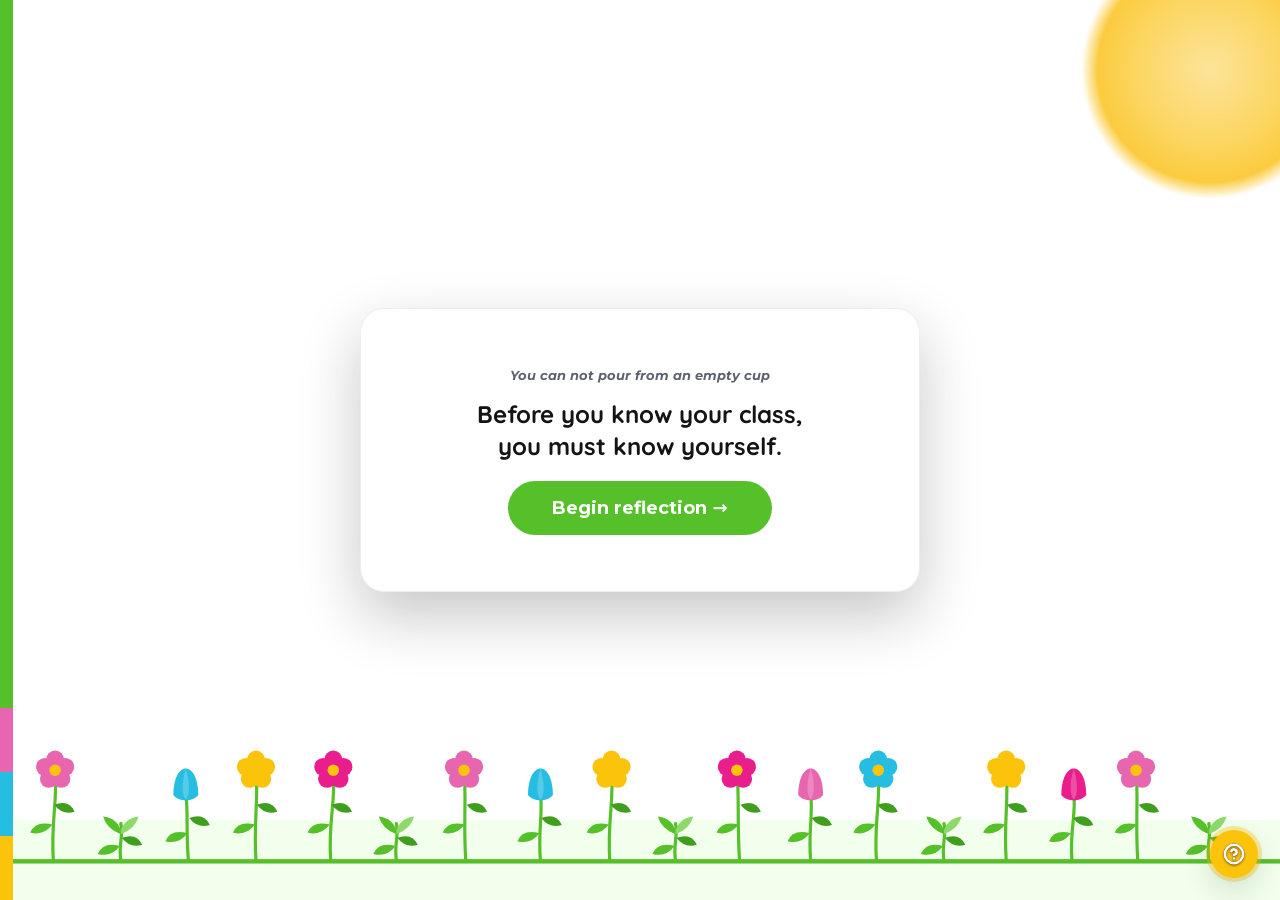
<file: teacher.html>
<!DOCTYPE html>
<html lang="en">
<head>
<meta charset="utf-8">
<meta name="viewport" content="width=device-width, initial-scale=1">
<title>Tilli Measures — Teacher</title>
<link rel="stylesheet" href="_ds/tilli/tokens/fonts.css?v=20261020nb">
<link rel="preconnect" href="https://fonts.googleapis.com">
<link rel="preconnect" href="https://fonts.gstatic.com" crossorigin>
<link href="https://fonts.googleapis.com/css2?family=Montserrat:wght@500;600;700&family=Quicksand:wght@500;600;700&display=swap" rel="stylesheet">
<link rel="stylesheet" href="assets/tilli.css?v=20261030b2">
<style>
  /* ============================================================
     Teacher onboarding — screen chrome (live design system).
     Palette, type, cards, chips, menus, notes etc. come from the shared
     tilli.css tokens + ui-* components; only the layout scaffolding and
     controls unique to the reflection flow live here.
     ============================================================ */
  .onb {
    /* --- tunable visual parameters (see table in the chat message) --- */
    --onb-card-max: 560px;      /* max width of the white flow card */
    --onb-band-h: clamp(120px, 20vh, 210px); /* flower-band height */
    position: fixed; inset: 0; overflow: hidden;
    background: var(--white);   /* plain white sky (sun + flower band still overlaid) */
  }
  /* Decorative sun, top-right — gradient from the shared .sun; size/position here */
  .onb-sun { top: -60px; right: -60px; width: 260px; height: 260px; z-index: 0; }
  .onb-band {
    position: absolute; left: 0; right: 0; bottom: 0;
    height: var(--onb-band-h); z-index: 0; pointer-events: none;
  }
  /* Scroll stage that centres the card above the meadow.
     `margin:auto` on the card (below) — not align/justify centering — so the
     card stays centred while it fits, but once it grows taller than the stage
     it anchors to the top and the extra height spills downward into a scroll,
     instead of expanding from the centre and clipping off the top. */
  .onb-stage {
    position: absolute; inset: 0; z-index: 1;
    display: flex;
    padding: clamp(20px, 4vh, 44px) clamp(16px, 4vw, 32px);
    overflow-y: auto;
  }
  .onb-card {
    position: relative;
    width: 100%; max-width: var(--onb-card-max);
    margin: auto;               /* centre when it fits; scroll from top when tall */
    background: var(--white);
    border: 1px solid var(--line-200);
    border-radius: var(--radius-card);
    box-shadow: var(--shadow-modal);
    padding: clamp(28px, 4vw, 44px) clamp(24px, 4vw, 40px);
    /* No entrance animation: the card is re-rendered on every state change
       (e.g. selecting a dropdown), so an entrance animation here would
       replay on each update and read as the whole popup "refreshing". */
  }
  .onb-back {
    position: absolute; top: 16px; left: 16px;
  }
  /* When a Back button is overlaid, reserve top padding so no content
     (eyebrow pill, title, chips) ever sits underneath it. */
  .onb-card.has-back { padding-top: 64px; }

  /* Centred hero blocks (intro / greeting / done) — on top of .ui-empty */
  .onb-hero { padding: 12px 0; }
  .onb-hero .ui-empty-t { font-size: var(--fs-xl); line-height: 1.35; margin-bottom: 10px; }
  .onb-hero .actions { margin-top: 26px; }
  .onb-hero .ui-empty-t + .actions { margin-top: 18px; }
  /* Italic pre-title ("You can not pour from an empty cup") */
  .onb-kicker { font-style: italic; font-weight: 700; font-size: var(--fs-sm); color: var(--text-meta); }

  /* Step progress */
  .onb-steprow { display: flex; justify-content: space-between; align-items: baseline; gap: 12px; }
  /* .onb-title = .ui-title.xl */
  .onb-step { font-size: var(--fs-sm); color: var(--text-meta); font-weight: 700; white-space: nowrap; }
  .onb-help { margin: 0 0 20px; font-size: var(--fs-sm); color: var(--text-meta); line-height: 1.5; }

  .onb-fields { display: flex; flex-direction: column; gap: 15px; }
  .onb-fields.loose { gap: 18px; }
  .onb-label { display: block; font-family: var(--font-body); font-weight: 700; font-size: var(--fs-sm); margin-bottom: 6px; color: var(--ink-700); }
  .onb-label.spaced { margin-bottom: var(--space-2); }   /* label above a chip / card group */
  .onb-grid2 { display: grid; grid-template-columns: 1fr 1fr; gap: 14px; }
  .onb-locked {
    display: flex; align-items: center; justify-content: space-between; gap: 10px;
    border: 1px solid var(--line-200); border-radius: var(--radius-sm); padding: 13px 15px;
    font-size: var(--fs-md); background: var(--surface-100); color: var(--ink-450); font-weight: 600;
  }
  .onb-locked > span { overflow: hidden; text-overflow: ellipsis; }
  .onb-locked svg { flex: none; color: var(--ink-300); }

  /* Selectable grade pills → .ui-filterchip.solid */
  .onb-pills { display: flex; flex-wrap: wrap; gap: 8px; }

  /* Checkbox rows (sections, subjects, resources) */
  .onb-checkgrid { display: grid; grid-template-columns: 1fr 1fr; gap: 2px 14px; }
  .onb-check {
    display: flex; align-items: center; gap: 10px; background: none; border: none; cursor: pointer;
    padding: 6px 0; font-family: var(--font-body); font-size: var(--fs-md); color: var(--ink-700);
    font-weight: 600; text-align: left;
  }
  /* checkbox square = .ui-check (tilli.css) */

  /* Section-per-grade cards (step 3) → .ui-card.sm.subtle */
  .onb-seccard + .onb-seccard { margin-top: 8px; }
  .onb-sechead { display: flex; align-items: center; justify-content: space-between; gap: 10px; margin-bottom: 8px; }
  .onb-secgrid { display: grid; grid-template-columns: repeat(3, 1fr); gap: 4px 10px; }

  /* Country/city autocomplete + custom dropdown menus → .ui-menu / .ui-menu-item
     (positioning only here) */
  .onb-ac, .onb-sel { position: relative; }
  .onb-ac-menu, .onb-sel-menu {
    position: absolute; left: 0; right: 0; top: calc(100% + 6px); z-index: 20;
    min-width: 0; overflow-y: auto;
  }
  .onb-ac-menu { max-height: 200px; }
  .onb-sel-menu { max-height: 240px; }
  .onb-sel-menu.up { top: auto; bottom: calc(100% + 6px); }
  .onb-ac-empty { padding: 10px; font-size: var(--fs-sm); color: var(--text-meta); font-weight: 600; }
  .onb-ac-flag { position: absolute; right: 12px; top: 38px; transform: translateY(-50%); font-size: var(--fs-md); pointer-events: none; }

  /* Custom dropdown (replaces native <select> — see selectField in teacher.js).
     The trigger is an .input; .onb-sel-trigger adds the button layout + caret. */
  .onb-sel-trigger {
    display: flex; align-items: center; justify-content: space-between; gap: 10px;
    cursor: pointer; text-align: left;
  }
  .onb-sel-trigger::after {
    content: '\25BE'; flex: none; color: var(--ink-300); font-size: var(--fs-sm);
    transition: transform .18s var(--ease);
  }
  .onb-sel-trigger.is-placeholder { color: var(--ink-300); }
  .onb-sel-val { overflow: hidden; text-overflow: ellipsis; white-space: nowrap; }
  .onb-sel.open .onb-sel-trigger { border-color: var(--focus); }
  .onb-sel.open .onb-sel-trigger::after { transform: rotate(180deg); }
  .onb-sel-opt { justify-content: space-between; }
  .onb-sel-opt.on { color: var(--green-700); }
  .onb-sel-tick { flex: none; color: var(--green-600); font-weight: 700; }

  /* Student roster sheet (manual "type them in") — one aligned grid drives
     the column headers AND every row, so labels and fields share edges. */
  /* Grade · section is picked once per group (no per-row picker), so the three
     text columns get the full width and names are never truncated. */
  .roster-sheet { --roster-cols: 1.15fr 1.15fr 1fr 36px; }
  .roster-group { padding: 12px 12px 10px; margin-bottom: 14px; }   /* .ui-card.sm */
  .roster-group-head { display: flex; align-items: center; gap: 10px; margin-bottom: 10px; }
  .roster-group-gs { flex: 1; min-width: 0; max-width: 300px; }
  .roster-group-n { font-size: var(--fs-sm); font-weight: 700; color: var(--text-meta); white-space: nowrap; }
  /* Quiet text button — "Remove" (section) and "Not now" (reflection) */
  .onb-quiet {
    background: none; border: none; cursor: pointer;
    font-family: var(--font-body); font-weight: 700; font-size: var(--fs-sm);
    color: var(--text-meta); padding: 6px 10px; border-radius: var(--radius-pill);
    transition: color .15s, background .15s;
  }
  .onb-quiet:hover:not(:disabled) { color: var(--green-600); }
  .onb-quiet:disabled { opacity: .5; cursor: not-allowed; }
  .onb-quiet.del { margin-left: auto; }
  .onb-quiet.del:hover:not(:disabled) { color: var(--orange-500); background: var(--warn-wash); }
  .roster-sheet-row.has-issue { background: var(--warn-wash); }
  .roster-issue {
    font-size: var(--fs-sm); font-weight: 600; color: var(--warn-700); padding: 2px 8px 8px;
  }
  .roster-issue-btn {
    background: var(--white); border: 1px solid var(--warn-line);
    border-radius: var(--radius-pill); cursor: pointer;
    font-family: var(--font-body); font-weight: 700; font-size: var(--fs-xs); color: var(--warn-700);
    padding: 3px 10px; margin-left: 4px;
  }
  /* Expected class size line under a section's name ("12 of 14 added · 2 places left") */
  .add-room { margin: 2px 0 8px; font-size: var(--fs-sm); font-weight: 600; color: var(--info-ink); }
  @media (max-width: 480px) {
    .roster-sheet { --roster-cols: 1fr 1fr 32px; }
    .roster-head span:nth-child(3) { display: none; }
    .roster-sheet-row input[data-rowk="adm"] { grid-column: 1 / 3; grid-row: 2; }
  }
  .roster-head, .roster-sheet-row {
    display: grid; grid-template-columns: var(--roster-cols);
    gap: 10px; align-items: center;
  }
  .roster-head {
    margin-bottom: 8px; padding: 0 6px;
    font-weight: 700; font-size: var(--fs-xs); letter-spacing: .04em;
    text-transform: uppercase; color: var(--text-meta);
  }
  .roster-sheet-row { padding: 7px 6px; border-radius: var(--radius-md); transition: background .15s; }
  .roster-sheet-row + .roster-sheet-row { border-top: 1px solid var(--line-200); }
  .roster-sheet-row:hover { background: var(--surface-100); }
  /* Row delete → .btn-icon.bare, sized to the 32–36px grid column */
  .roster-del { width: 32px; height: 32px; justify-self: center; font-size: var(--fs-lg); transition: background .15s, color .15s; }
  .roster-del:hover { background: var(--warn-wash); color: var(--orange-500); }

  /* Footer buttons */
  .onb-actions { display: flex; gap: 12px; margin-top: 24px; }
  .onb-actions.tight { margin-top: 18px; }
  .onb-actions .btn { flex: 1; }
  .onb-actions .btn.grow { flex: 2; }

  /* Self-assessment (category chips are .ui-chip; colour inline from the reflection bank) */
  .onb-catrow { display: flex; flex-wrap: wrap; gap: 8px; justify-content: center; margin-bottom: 18px; }
  .onb-qnum { font-size: var(--fs-sm); color: var(--text-meta); font-weight: 700; margin-bottom: 6px; }
  .onb-question { line-height: 1.35; margin: 0 0 8px; }   /* .ui-title */
  .onb-qhint { margin: 0 0 14px; font-size: var(--fs-sm); color: var(--text-meta); line-height: 1.5; }
  .onb-scale { display: flex; gap: 10px; justify-content: center; margin: 16px 0 10px; }
  .onb-scale-btn {
    width: 52px; height: 52px; border-radius: 50%; border: 1.5px solid var(--line-200); background: var(--white);
    font-family: var(--font-heading); font-weight: 700; font-size: var(--fs-lg); color: var(--ink-450); cursor: pointer;
    transition: all .15s;
  }
  .onb-scale-btn:hover { border-color: var(--green-500); }
  .onb-scale-btn.on { background: var(--green-500); border-color: var(--green-600); color: var(--white); transform: scale(1.06); }
  .onb-scale-ends { display: flex; justify-content: space-between; font-size: var(--fs-xs); color: var(--text-meta); font-weight: 700; padding: 0 4px; }
  .onb-choices { display: flex; flex-direction: column; gap: 9px; margin-top: 8px; }
  .onb-choice {   /* .ui-pick */
    width: 100%; padding: 14px 16px; border-radius: var(--radius-md); font-weight: 600; font-size: var(--fs-md); color: var(--ink-700);
  }
  .onb-choice.on { color: var(--green-700); font-weight: 700; }
  .onb-textarea {
    width: 100%; border: 1px solid var(--line-200); border-radius: var(--radius-md); padding: 14px;
    font-size: var(--fs-md); font-family: var(--font-body); color: var(--ink-900); resize: none; outline: none;
    background: var(--white); line-height: 1.5; margin-top: 6px;
  }
  .onb-textarea:focus { border-color: var(--focus); }

  /* Progress dots ring (self-assessment sections); position/size/colour inline */
  .onb-dots { position: relative; width: 56px; height: 56px; margin: 0 auto 12px; }
  .onb-dots span { position: absolute; box-sizing: border-box; border-radius: 50%; border: 2px solid; transition: all .2s; }

  /* Petal cluster (greeting / done celebrations) */
  .onb-petals { position: relative; margin: 0 auto 20px; }
  .onb-petals span { position: absolute; box-sizing: border-box; border-radius: 50%; animation: tmPop .5s var(--ease) both; }
  @keyframes tmPop { from { opacity: 0; transform: scale(.4); } to { opacity: 1; transform: scale(1); } }

  /* Roster method cards */
  .onb-methods { display: grid; grid-template-columns: repeat(3, 1fr); gap: 10px; }
  .onb-method {
    display: flex; flex-direction: column; align-items: center; gap: 10px; background: var(--white);
    border: 1.5px solid var(--line-200); border-radius: var(--radius-lg); padding: 20px 12px; cursor: pointer;
    font-family: var(--font-body); transition: all .15s;
  }
  .onb-method:hover { border-color: var(--green-500); background: var(--wash-green); }
  .onb-method .ic { font-size: var(--fs-xl); }
  .onb-method .lb { font-weight: 700; font-size: var(--fs-sm); color: var(--ink-700); line-height: 1.3; text-align: center; }
  /* File drop zones (CSV / picture) */
  .onb-drop {
    display: block; border: 1.5px dashed var(--line-200); border-radius: var(--radius-lg); padding: 26px; text-align: center;
    cursor: pointer; background: var(--surface-100);
  }
  .onb-drop:hover { border-color: var(--green-500); }
  .onb-drop.compact { padding: 22px 12px; }
  .onb-drop-ic { font-size: var(--fs-xl); margin-bottom: 6px; }
  .onb-drop-t { font-weight: 700; font-size: var(--fs-md); color: var(--ink-700); }
  .onb-drop.compact .onb-drop-t { font-size: var(--fs-sm); }
  .onb-drop-s { font-size: var(--fs-sm); color: var(--text-meta); margin-top: 4px; }
  /* Note with stacked action buttons (roster conflict note) */
  .onb-note-col { flex-direction: column; align-items: stretch; }
  .onb-note-acts { display: flex; gap: 8px; flex-wrap: wrap; }
  .onb-note-acts .btn-line { flex: 1; min-width: 150px; }

  @media (max-width: 640px) {
    .onb-card { padding: 26px 20px; border-radius: var(--radius-xl); }
    .onb-grid2, .onb-checkgrid, .onb-methods { grid-template-columns: 1fr; }
    .onb-secgrid { grid-template-columns: repeat(2, 1fr); }
    .onb-scale-btn { width: 46px; height: 46px; font-size: var(--fs-md); }
  }
  /* Assess → To-do: student direct assessments at school (run from assess.html) */
  .sa-card { display: flex; flex-direction: column; align-items: flex-start; gap: 10px; }
  .sa-head { display: flex; align-items: flex-start; justify-content: space-between; gap: 12px; width: 100%; flex-wrap: wrap; }
  .sa-items { display: flex; flex-wrap: wrap; gap: 6px; margin-top: 6px; }
  .sa-note { margin: 0; font-size: var(--fs-sm); font-weight: 600; color: var(--ink-450); line-height: 1.5; }
  .sa-note b { color: var(--ink-700); }
  /* "＋ My class isn't here" — a dashed chip after the grade chips, so it reads as one more option. */
  .ui-filterchip.solid.onb-askchip { border-style: dashed; border-color: var(--ink-300); color: var(--green-700); }
  .onb-ovl-acts { display: flex; flex-wrap: wrap; justify-content: flex-end; gap: 8px; margin-top: 16px; }
  /* "Ask for your class" pop-up (step 3) — a small dialog; a bottom sheet on phones. */
  .onb-askovl { --onb-ask-w: 440px; }
  .onb-askcard { max-width: var(--onb-ask-w); }
  .onb-askcard h3 { font-family: var(--font-heading); font-size: 22px; margin: 0 0 6px; }
  .onb-askcard .onb-help { margin-bottom: 16px; }
  .onb-askcard .btn { padding: 11px 22px; font-size: var(--fs-md); }
  .onb-asknote { resize: vertical; min-height: 64px; line-height: 1.4; }
  .select.err { border-color: var(--danger-700); }
  .onb-asked { align-items: center; }
  .onb-asked .grow { flex: 1; }
  .onb-undo { border: none; background: none; padding: 4px; font-family: var(--font-body); font-size: var(--fs-sm); font-weight: 700; color: inherit; text-decoration: underline; cursor: pointer; }
  .onb-askedsub { margin: 8px 0 0; font-size: var(--fs-sm); font-weight: 600; color: var(--text-meta); line-height: 1.5; }
  /* Why Next is grey on the class step. */
  .onb-nexthint { margin: 24px 0 0; font-size: var(--fs-sm); font-weight: 600; color: var(--text-meta); }
  .onb-actions.hinted { margin-top: 12px; }
  @media (max-width: 560px) {
    .onb-askovl { align-items: flex-end; padding: 0; }
    .onb-askcard { max-width: none; border-radius: 20px 20px 0 0; max-height: 92dvh; }
    .onb-askcard .onb-ovl-acts { display: grid; grid-template-columns: 1fr 1fr; }
  }
</style>
</head>
<body>

<!-- Left brand rail -->
<div class="brand-rail" aria-hidden="true"><span></span><span class="seg pink"></span><span class="seg cyan"></span><span class="seg yellow"></span></div>

<div class="onb" id="onb">
  <div class="sun onb-sun" aria-hidden="true"></div>
  <div class="onb-band flower-band" id="flower-band" aria-hidden="true"></div>
  <div class="onb-stage" id="onb-root"></div>
</div>

<!-- Dashboard mounts here after onboarding (Phase 2). Hidden until then. -->
<div id="dash-root" style="display:none"></div>

<script src="assets/school-data.js?v=20261020mx"></script>
<script src="assets/keep-open.js?v=20261029p10"></script>
<script src="assets/tilli-api.js?v=20261029p11"></script>
<script src="assets/i18n.js?v=20261029p4"></script>
<script src="assets/tilli-history.js?v=20261029p1"></script>
<script src="assets/float-help.js?v=20261030b1"></script>
<script>TilliFloat.mount({ role: 'Teacher' });</script>
<script src="assets/dashboard-data.js?v=20261029p1"></script>
<script src="assets/flower-band.js?v=20261016zx"></script>
<script src="assets/teacher-dashboard.js?v=20261030b1"></script>
<script src="assets/teacher.js?v=20261029p10"></script>
<!-- Page translator: approved translations replace matching screen text; new text is listed on Tilli → Translations. -->
<script>TilliI18n.autoTranslate({ area: 'Teacher app' });</script>
</body>
</html>
</file>
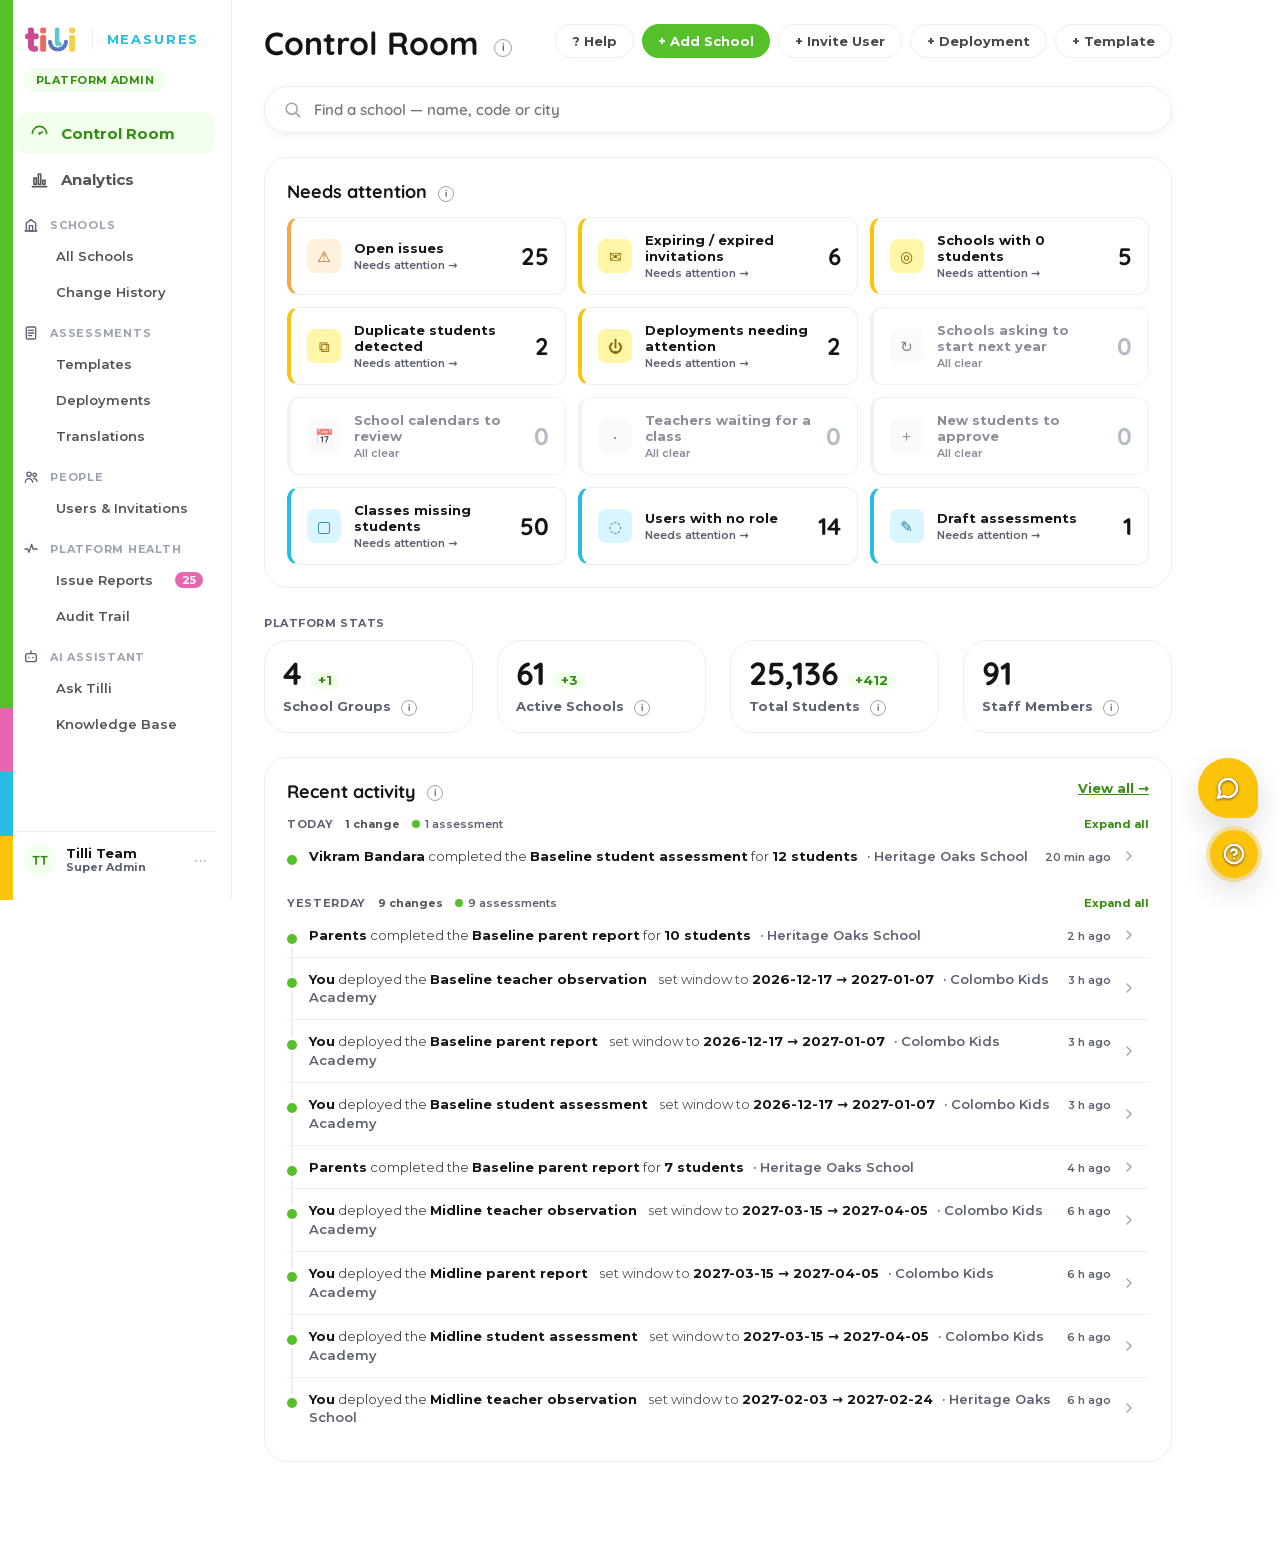
<file: tilli.html>
<!DOCTYPE html>
<html lang="en">
<head>
<meta charset="utf-8">
<meta name="viewport" content="width=device-width, initial-scale=1">
<title>Tilli Measures — Internal</title>
<link rel="stylesheet" href="_ds/tilli/tokens/fonts.css?v=20261020nb">
<link rel="preconnect" href="https://fonts.googleapis.com">
<link rel="preconnect" href="https://fonts.gstatic.com" crossorigin>
<link href="https://fonts.googleapis.com/css2?family=Montserrat:wght@500;600;700&family=Quicksand:wght@500;600;700&display=swap" rel="stylesheet">
<link rel="stylesheet" href="assets/tilli.css?v=20261030b2">
<style>
  /* ============================================================
     Tilli Measures — INTERNAL managing platform chrome.
     Shared chrome/components (side, header, cards, chips, tables,
     tabs, modals, toast…) come from the ui-* classes in tilli.css.
     This block only holds what is unique to the Platform Admin.
     A calm, operational cross-school surface for the Tilli Team.
     ============================================================ */
  :root { --tl-side-w: var(--side-w); --tl-header-h: 66px; --tl-maxw: 1200px; }
  body { background: var(--white); }   /* pure white, same as the teacher dashboard — cards keep their 1px border */

  /* minmax(0, 1fr): a wide table scrolls inside its card instead of widening the page (was sideways scroll at ~1024px). */
  .tl-app { min-height: 100dvh; display: grid; grid-template-columns: var(--tl-side-w) minmax(0, 1fr); }
  .tl-app > * { min-width: 0; }
  /* Mono text sits slightly smaller than the surrounding copy on this page */
  .tl-app .mono, #tl-modal-root .mono { font-size: .92em; }

  /* ---- Sidebar (ui-side + page bits) ---- */
  .tl-side .lockup { padding: 4px 8px 6px; }
  .tl-badge-int { margin: 0 8px 12px; align-self: flex-start; padding: 5px 12px; }
  .ui-nav-item.sub { padding: 8px 12px 8px 40px; font-size: var(--fs-sm); font-weight: 600; }
  .ui-nav-item.sub.on { font-weight: 700; }
  .tl-nav-head { display: flex; align-items: center; gap: 10px; margin: 12px 6px 2px; font-family: var(--font-body); font-weight: 700; font-size: var(--fs-xs); letter-spacing: .07em; text-transform: uppercase; color: var(--ink-300); }
  .tl-nav-head .ic { width: 18px; height: 18px; display: grid; place-items: center; color: var(--ink-450); }
  .tl-nav-head .ic svg { width: 16px; height: 16px; }
  .tl-nav-badge { margin-left: auto; background: var(--pink-400); color: var(--white); font-size: var(--fs-xs); font-weight: 700; border-radius: var(--radius-pill); padding: 1px 7px; min-width: 18px; text-align: center; }
  .ui-nav-item.on .tl-nav-badge { background: var(--green-500); }

  /* ---- Header (ui-header + search + account menu position) ---- */
  .tl-search { flex: 1; max-width: 560px; display: flex; align-items: center; gap: 9px; background: var(--surface-100); border: 1px solid var(--line-200); border-radius: var(--radius-pill); padding: 8px 15px; }
  .tl-search:focus-within { border-color: var(--focus); background: var(--white); }
  .tl-search .ic { color: var(--ink-300); display: grid; place-items: center; }
  .tl-search .ic svg { width: 17px; height: 17px; }
  .tl-search { position: relative; }
  /* School typeahead (#12) — top-bar search + Control Room finder */
  .tl-ta-menu { position: absolute; top: calc(100% + 6px); left: 0; right: 0; z-index: 40; max-height: 360px; overflow-y: auto; }
  .tl-ta-item { flex-direction: column; align-items: flex-start; gap: 2px; }
  .tl-ta-name { color: var(--ink-900); }
  .tl-ta-sub { font-weight: 600; font-size: var(--fs-xs); color: var(--ink-450); }
  .tl-ta-all { color: var(--accent-ink); border-top: 1px solid var(--line-200); border-radius: 0 0 var(--radius-sm) var(--radius-sm); }
  .tl-ta-empty { padding: 10px; font-weight: 600; font-size: var(--fs-sm); color: var(--ink-450); }
  .tl-findschool { position: relative; display: flex; align-items: center; gap: 10px; background: var(--white); border: 1px solid var(--line-200); border-radius: var(--radius-pill); padding: 12px 18px; margin-bottom: var(--page-gap); box-shadow: var(--shadow-card); }
  .tl-findschool:focus-within { border-color: var(--focus); }
  .tl-findschool .ic { color: var(--ink-300); display: grid; place-items: center; }
  .tl-findschool .ic svg { width: 19px; height: 19px; }
  .tl-findschool-in { flex: 1; border: none; outline: none; background: none; font-family: var(--font-heading); font-weight: 600; font-size: var(--fs-md); color: var(--ink-900); }
  /* Ask Tilli full screen (#9 #10) — shared .askx layout from tilli.css; the main column goes full height */
  .tl-app.tl-ask-mode .tl-main { padding: 0; display: flex; height: 100dvh; min-height: 0; }   /* header is hidden on desktop */
  .tl-app.tl-ask-mode .tl-wrap { max-width: none; margin: 0; flex: 1; min-height: 0; display: flex; }
  .tl-ask-tbl { overflow-x: auto; margin: 8px 0; }
  .tl-ask-tbl table { border-collapse: collapse; width: 100%; font-size: var(--fs-sm); }
  .tl-ask-tbl th { text-align: left; font-weight: 700; font-size: var(--fs-xs); color: var(--ink-450); text-transform: uppercase; letter-spacing: .03em; padding: 6px 8px; border-bottom: 1px solid var(--line-200); }
  .tl-ask-tbl td { padding: 7px 8px; border-bottom: 1px solid var(--line-200); vertical-align: top; }
  .tl-ask-tbl small { color: var(--ink-450); font-weight: 600; }
  .tl-ask-acts { display: flex; flex-wrap: wrap; gap: 8px; align-items: center; margin-top: 10px; }
  .tl-ask-src { margin-top: 8px; font-size: var(--fs-xs); font-weight: 700; color: var(--text-meta); }
  .tl-ask-more { font-weight: 600; color: var(--ink-450); margin: 4px 0 0; }
  .tl-ask-sugs { display: flex; flex-direction: column; gap: 6px; margin-top: 10px; }
  .tl-ask-man { margin: 8px 0; padding: 10px 12px; background: var(--surface-100); border-radius: var(--radius-sm); }
  .tl-ask-man ol { margin: 6px 0; padding-left: 18px; }
  /* Knowledge Base → Manuals (#11) */
  .tl-kb { display: grid; grid-template-columns: minmax(220px, 300px) 1fr; gap: var(--page-gap); align-items: start; }
  .tl-kb-side { display: flex; flex-direction: column; gap: 10px; }
  .tl-kb-list { display: flex; flex-direction: column; gap: 2px; }
  .tl-kb-item { display: flex; flex-direction: column; gap: 2px; padding: 9px 10px; border-radius: var(--radius-sm); text-decoration: none; }
  .tl-kb-item b { font-weight: 700; font-size: var(--fs-sm); color: var(--ink-900); }
  .tl-kb-item span { font-weight: 600; font-size: var(--fs-xs); color: var(--ink-450); }
  .tl-kb-item:hover, .tl-kb-item.on { background: var(--surface-100); }
  .tl-kb-item.on b { color: var(--green-700); }
  .tl-kb-title { font-family: var(--font-heading); font-weight: 700; font-size: var(--fs-xl); color: var(--ink-900); margin: 4px 0 6px; }
  .tl-kb-steps { margin: 0; padding-left: 22px; display: flex; flex-direction: column; gap: 10px; }
  .tl-kb-steps li { font-weight: 600; font-size: var(--fs-md); color: var(--ink-700); line-height: 1.5; }
  @media (max-width: 760px) { .tl-kb { grid-template-columns: 1fr; } }
  /* Completion ranking → School groups: sub-line under a number / lowest-school % */
  .tl-rank-small td small { display: block; font-weight: 600; font-size: var(--fs-xs); color: var(--text-meta); margin-top: 2px; }
  /* Change History date range */
  .tl-hist-range { gap: 10px 14px; }
  .tl-hist-dates { display: inline-flex; flex-wrap: wrap; align-items: center; gap: 10px; }
  .tl-hist-dates[hidden] { display: none; }
  .tl-hist-dates label { display: inline-flex; align-items: center; gap: 6px; font-weight: 700; font-size: var(--fs-sm); color: var(--ink-600); }
  .tl-hist-dates .input { width: auto; padding-top: 7px; padding-bottom: 7px; }
  /* Pager (Students tab) */
  .tl-pager { display: flex; flex-wrap: wrap; align-items: center; gap: 10px 18px; margin-top: 14px; }
  .tl-pager-info { font-weight: 600; font-size: var(--fs-sm); color: var(--ink-450); }
  .tl-pager-info b { font-weight: 700; color: var(--ink-900); }
  .tl-pager-size { display: inline-flex; align-items: center; gap: 8px; font-weight: 700; font-size: var(--fs-sm); color: var(--ink-600); }
  .tl-pager-size .select { width: auto; padding-top: 6px; padding-bottom: 6px; }
  .tl-pager-nav { display: flex; align-items: center; gap: 4px; margin-left: auto; }
  .tl-pg { min-width: 36px; height: 36px; padding: 0 10px; border: 1px solid var(--line-200); background: var(--white); border-radius: var(--radius-sm); cursor: pointer; font-family: var(--font-body); font-weight: 700; font-size: var(--fs-sm); color: var(--ink-600); }
  .tl-pg:hover:not([disabled]):not(.on) { border-color: var(--green-500); color: var(--green-700); }
  .tl-pg.on { background: var(--green-500); border-color: var(--green-500); color: var(--white); }
  .tl-pg[disabled] { opacity: .4; cursor: default; }
  .tl-pg-gap { padding: 0 4px; color: var(--ink-450); font-weight: 700; }
  @media (max-width: 640px) { .tl-pager-nav { margin-left: 0; width: 100%; } }
  /* Help: ⓘ tooltips, ? Help panel, FAQ */
  .tl-tip { display: inline-grid; place-items: center; width: 16px; height: 16px; margin-left: 6px; border-radius: 50%; border: 1.5px solid var(--ink-300); color: var(--ink-450); font-family: var(--font-heading); font-style: normal; font-weight: 700; font-size: 10px; line-height: 1; text-transform: none; letter-spacing: 0; vertical-align: middle; cursor: help; user-select: none; }
  .tl-tip:hover, .tl-tip:focus-visible { border-color: var(--green-500); color: var(--green-700); outline: none; }
  .ui-screen-title .tl-tip { width: 18px; height: 18px; font-size: 11px; vertical-align: 4px; }
  .tl-tipbox { position: absolute; z-index: 120; max-width: 280px; padding: 9px 12px; border-radius: var(--radius-sm); background: var(--ink-900); color: var(--white); font-weight: 600; font-size: var(--fs-sm); line-height: 1.45; box-shadow: var(--shadow-pop); pointer-events: none; opacity: 0; transition: opacity .12s; }
  .tl-tipbox.show { opacity: 1; }
  .tl-help-btn { font-weight: 700; }
  .tl-help { position: fixed; inset: 0; z-index: 90; }
  .tl-help-scrim { position: absolute; inset: 0; border: none; background: rgba(20, 20, 20, .25); cursor: pointer; }
  .tl-help-panel { position: absolute; top: 0; right: 0; bottom: 0; width: min(420px, 100%); background: var(--white); box-shadow: var(--shadow-pop); padding: 22px 22px 28px; overflow-y: auto; display: flex; flex-direction: column; gap: 6px; }
  .tl-help-h { display: flex; justify-content: space-between; align-items: flex-start; gap: 10px; margin-bottom: 8px; }
  .tl-help-h h2 { font-family: var(--font-heading); font-weight: 700; font-size: var(--fs-xl); color: var(--ink-900); margin: 2px 0 0; }
  .tl-help-x { border: none; background: none; font-size: 26px; line-height: 1; color: var(--ink-450); cursor: pointer; padding: 2px 6px; }
  .tl-help-ask { display: flex; gap: 8px; margin-bottom: 6px; }
  .tl-help-ask .input { flex: 1; min-width: 0; }
  .tl-help-answer:empty { display: none; }
  .tl-help-answer { padding: 12px; margin-bottom: 8px; background: var(--surface-100); border-radius: var(--radius-md); font-size: var(--fs-sm); }
  .tl-help-answer .tl-faq { background: var(--white); }
  .tl-help-more { margin-top: 8px; }
  .tl-help-sec { font-weight: 700; font-size: var(--fs-xs); text-transform: uppercase; letter-spacing: .04em; color: var(--ink-450); margin: 10px 0 4px; }
  .tl-help-foot { display: flex; flex-wrap: wrap; gap: 14px; margin-top: 14px; padding-top: 12px; border-top: 1px solid var(--line-200); }
  .tl-faq { border: 1px solid var(--line-200); border-radius: var(--radius-sm); padding: 0 12px; margin-bottom: 6px; background: var(--white); }
  .tl-faq summary { cursor: pointer; padding: 11px 0; font-weight: 700; font-size: var(--fs-sm); color: var(--ink-900); }
  .tl-faq[open] summary { color: var(--green-700); }
  .tl-faq p { margin: 0 0 12px; font-weight: 600; font-size: var(--fs-sm); color: var(--ink-600); line-height: 1.5; }
  .tl-faq-topic { margin-bottom: 10px; }
  /* Deployment status (data-driven): Scheduled / Live / Ended / Completed / Not deployed */
  .dep-phase-when { font-weight: 600; font-size: var(--fs-sm); color: var(--ink-450); margin: -4px 0 10px; }
  .dep-phase-when.st-scheduled { color: var(--cyan-700); }
  .dep-phase-when.st-live { color: var(--green-700); }
  .dep-phase-when.dep-date-err { color: var(--danger-700); }
  .dep-checks ul { margin: 6px 0; padding-left: 18px; }
  .dep-checks li { margin: 4px 0; }
  .tl-growth { font-weight: 700; font-size: var(--fs-xs); }
  .tl-sizeask { display: flex; flex-direction: column; gap: 4px; padding: 10px 12px; border: 1px solid var(--line-200); border-radius: var(--radius-sm); }
  .tl-sizein-n { width: 72px; display: inline-block; margin-left: 4px; }
  .tl-schedrow { display: flex; align-items: center; gap: 10px; flex-wrap: wrap; font-weight: 600; font-size: var(--fs-sm); }
  .tl-schedrow > span:first-child { min-width: 150px; }
  .tl-schedrow .input { width: 72px; text-align: center; }
  .tl-auditnote { display: inline-block; font-size: var(--fs-xs); font-weight: 600; color: var(--ink-450); }
  .tl-growth.up { color: var(--green-700); }
  .tl-growth.down { color: var(--warn-700); }
  .dep-phase-when.st-completed { color: var(--green-700); font-weight: 700; }
  .dep-dates label { display: inline-flex; align-items: center; gap: 6px; font-weight: 700; font-size: var(--fs-xs); color: var(--ink-450); }
  /* Planner tabs + audience rows */
  .dep-tabs { display: flex; flex-wrap: wrap; gap: 4px; border-bottom: 1px solid var(--line-200); margin-bottom: 14px; }
  .dep-tab { display: inline-flex; flex-direction: column; align-items: flex-start; gap: 2px; background: none; border: none; border-bottom: 3px solid transparent; padding: 8px 16px 9px; cursor: pointer; font-family: var(--font-heading); font-weight: 700; font-size: var(--fs-md); color: var(--ink-600); }
  .dep-tab:hover { color: var(--ink-900); }
  .dep-tab.on { color: var(--ink-900); border-bottom-color: var(--green-500); }
  .dep-tab-st { font-family: var(--font-body); font-weight: 700; font-size: var(--fs-xs); color: var(--ink-450); }
  .dep-tab-st.st-live, .dep-tab-st.st-completed { color: var(--green-700); }
  .dep-tab-st.st-scheduled { color: var(--cyan-700); }
  .dep-aud { padding: 12px 0; border-top: 1px solid var(--line-200); }
  /* "Parents take part" setting above the phase tabs (drives where My School Check-in runs). */
  .dep-parents { display: flex; align-items: center; justify-content: space-between; gap: 16px; padding: 12px 14px; margin-bottom: 14px; border: 1px solid var(--line-200); border-radius: var(--radius-md); background: var(--surface-100); }
  .dep-parents-txt { display: flex; flex-direction: column; gap: 2px; }
  .dep-parents-txt b { font-size: var(--fs-sm); color: var(--ink-900); }
  .dep-parents-txt span { font-size: var(--fs-xs); font-weight: 600; color: var(--ink-450); }
  .dep-parents-txt .dep-parents-lock { color: var(--warn-700); }
  .dep-rule { margin: 0 0 12px; }
  .dep-node.is-checkin { border-style: dashed; }
  .dep-aud-h { display: flex; align-items: center; flex-wrap: wrap; gap: 10px; margin-bottom: 9px; }
  .dep-aud-st { font-weight: 700; font-size: var(--fs-xs); color: var(--ink-450); }
  .dep-aud-st.st-live, .dep-aud-st.st-completed { color: var(--green-700); }
  .dep-aud-st.st-scheduled { color: var(--cyan-700); }
  .dep-aud-rule { font-weight: 600; font-size: var(--fs-xs); color: var(--ink-450); }
  .dep-place-tag { font-weight: 700; font-size: var(--fs-xs); letter-spacing: .04em; text-transform: uppercase; padding: 4px 10px; border-radius: var(--radius-pill); }
  .dep-place-tag.md-school { background: color-mix(in srgb, var(--violet-500) 14%, var(--white)); color: var(--violet-500); }
  .dep-place-tag.md-home { background: var(--warn-wash); color: var(--warn-700); }
  .dep-sub { padding: 8px 0 4px; }
  .dep-sub + .dep-sub { border-top: 1px dashed var(--line-200); margin-top: 6px; }
  .dep-group.is-empty { display: none; }
  .is-dragging .dep-group.is-empty { display: grid; }
  .dep-group { display: grid; grid-template-columns: 74px minmax(0, 1fr); align-items: start; gap: 10px; margin-top: 8px; }
  .dep-group-l { padding-top: 9px; font-weight: 700; font-size: var(--fs-xs); color: var(--ink-450); cursor: help; }
  .dep-where-pick { display: grid; grid-template-columns: repeat(auto-fit, minmax(200px, 1fr)); gap: 10px; }
  .dep-where-opt { display: flex; flex-direction: column; align-items: flex-start; gap: 6px; text-align: left; padding: 14px; border: 1px solid var(--line-200); border-radius: var(--radius-md); background: var(--white); cursor: pointer; font-family: var(--font-body); }
  .dep-where-opt:hover { border-color: var(--green-500); }
  .dep-where-opt.on { border-color: var(--green-500); background: var(--wash-green); box-shadow: 0 0 0 1px var(--green-500); }
  .dep-where-opt b { font-weight: 700; font-size: var(--fs-sm); color: var(--ink-900); }
  .dep-where-opt span:last-child { font-weight: 600; font-size: var(--fs-xs); color: var(--ink-450); }
  @media (max-width: 560px) { .dep-group { grid-template-columns: 1fr; gap: 4px; } .dep-group-l { padding-top: 0; } }
  .dep-aud-items { display: flex; flex-wrap: wrap; align-items: center; gap: 8px; min-height: 36px; border-radius: var(--radius-sm); }
  .dep-aud-items.dragover { box-shadow: inset 0 0 0 2px var(--green-500); background: var(--wash-green); }
  .dep-arrow { color: var(--ink-300); font-weight: 700; }
  .dep-where { font-weight: 700; font-size: var(--fs-xs); padding: 2px 8px; border-radius: var(--radius-pill); }
  .dep-where.md-school { background: color-mix(in srgb, var(--violet-500) 14%, var(--white)); color: var(--violet-500); }
  .dep-where.md-home { background: var(--warn-wash); color: var(--warn-700); }
  .dep-off { margin-top: 6px; padding-top: 10px; border-top: 1px solid var(--line-200); }
  .dep-off summary { cursor: pointer; font-weight: 700; font-size: var(--fs-sm); color: var(--ink-450); }
  .dep-off-list { display: flex; flex-wrap: wrap; gap: 8px; margin-top: 10px; }
  .dep-offitem { display: inline-flex; align-items: center; gap: 8px; padding: 5px 10px; border: 1px dashed var(--line-200); border-radius: var(--radius-sm); font-weight: 600; font-size: var(--fs-xs); color: var(--ink-600); }
  .dep-pop-note { display: flex; align-items: center; gap: 8px; padding: 8px 10px; font-weight: 600; font-size: var(--fs-xs); color: var(--ink-450); max-width: 240px; }
  .tl-tpl-card .tt-where { color: var(--ink-450); font-weight: 600; }
  .tl-nd-where { margin: -4px 0 0; }
  /* Group links (#7) */
  .tl-grouplinks { padding: 10px 0; border-top: 1px solid var(--line-200); }
  .tl-grouplinks:first-of-type { border-top: none; }
  .tl-grouplinks-h { display: flex; align-items: baseline; gap: 10px; margin-bottom: 4px; }
  .tl-grouplinks-h b { font-weight: 700; font-size: var(--fs-sm); color: var(--ink-900); }
  .tl-grouplinks-h span { font-weight: 600; font-size: var(--fs-xs); color: var(--ink-450); }
  /* Teacher assessment log (#1) */
  /* Archived group notice (#13) */
  .tl-archived-notice { max-width: 620px; margin: 40px auto; text-align: left; }
  .tl-archived-notice .ui-screen-title { margin: 6px 0 10px; }
  /* Issues by school (#17) */
  .tl-issue-strip { display: flex; flex-wrap: wrap; align-items: center; gap: 8px; margin-bottom: var(--page-gap); }
  .tl-issue-strip .ui-eyebrow { margin-right: 4px; }
  .tl-issue-strip .ui-filterchip b { font-weight: 700; color: var(--danger-700); margin-left: 4px; }
  .tl-issue-chip { border: none; cursor: pointer; font-family: var(--font-body); }
  td.name .tl-issue-chip { margin-left: 6px; vertical-align: middle; }
  .tl-search input { flex: 1; border: none; background: none; outline: none; font-family: var(--font-heading); font-weight: 600; font-size: var(--fs-sm); color: var(--ink-900); }
  .tl-h-actions { margin-left: auto; display: flex; align-items: center; gap: 12px; }
  /* Header avatar is the account entry only when the sidebar (and its profile) is hidden. */
  .tl-header .tl-acct-m { display: none; }
  .tl-header-bare { display: none; }   /* Super Admin, desktop: nothing to show */

  /* ---- Main ---- */
  .tl-main { padding: var(--page-gap) clamp(16px, 3vw, 32px) 96px; }
  .tl-wrap { max-width: var(--tl-maxw); margin: 0 auto; }

  /* ---- Screen head with right-aligned actions ---- */
  .tl-screen-head { display: flex; align-items: flex-start; justify-content: space-between; gap: 16px; flex-wrap: wrap; margin-bottom: var(--page-gap); }
  .tl-screen-head .ui-screen-title, .tl-screen-head .ui-screen-sub { margin: 0; }
  .tl-screen-head .ui-screen-sub { margin-top: 3px; }
  .tl-screen-actions { display: flex; flex-wrap: wrap; gap: 8px; }
  .tl-mini-head { margin: calc(var(--page-gap) + 4px) 0 10px; }

  /* ---- KPI tiles (ui-card tight ui-kpi) ---- */
  .tl-kpis { display: grid; grid-template-columns: repeat(5, 1fr); gap: var(--page-gap); margin-bottom: var(--page-gap); }
  .tl-kpis.four, .tl-kpis.five { grid-template-columns: repeat(auto-fit, minmax(150px, 1fr)); }
  .tl-kpis.five { margin-bottom: 6px; }
  .tl-kpi .num { display: flex; align-items: baseline; gap: 8px; }
  a.tl-kpi { text-decoration: none; display: block; }
  .tl-kpi-delta { font-family: var(--font-body); font-size: var(--fs-sm); font-weight: 700; color: var(--green-700); background: var(--wash-green); border-radius: var(--radius-pill); padding: 2px 8px; }

  /* ---- Layout grids ---- */
  .tl-grid { display: grid; gap: var(--page-gap); }
  .tl-grid.two { grid-template-columns: 1fr 1fr; }
  .tl-stack { display: flex; flex-direction: column; gap: 12px; }
  /* Side-by-side form fields (Country / City, Audience / Phase…) */
  .tl-fieldrow { display: flex; gap: 10px; }
  /* Numbered step layout: a circular badge sits to the LEFT of a card. */
  .tl-stepcard { display: flex; align-items: flex-start; gap: 14px; }
  .tl-stepcard > .ui-card { flex: 1; min-width: 0; }
  .tl-stepnum { flex: none; width: 30px; height: 30px; border-radius: 50%; margin-top: clamp(16px, 2vw, 22px);
    display: flex; align-items: center; justify-content: center;
    font-family: var(--font-heading); font-weight: 700; font-size: var(--fs-md);
    background: var(--green-700); color: var(--white); }
  @media (max-width: 620px) { .tl-stepnum { margin-top: 15px; width: 26px; height: 26px; font-size: var(--fs-sm); } }
  /* Role capability hint shown under a role picker (invite / role editor). */
  .tl-rolecap { display: block; font-weight: 600; font-size: var(--fs-sm); color: var(--ink-450); margin-top: 6px; line-height: 1.4; }
  .tl-num { font-variant-numeric: tabular-nums; }
  .tl-muted { font-weight: 600; font-size: var(--fs-sm); color: var(--ink-450); margin: 0 0 14px; }
  .tl-muted.mt-3 { margin-top: var(--space-3); }
  .tl-ok { color: var(--green-700); font-weight: 700; font-size: var(--fs-sm); }
  .tl-confirm-body { font-weight: 600; font-size: var(--fs-md); color: var(--ink-600); line-height: 1.55; }
  .tl-confirm-body b { color: var(--ink-900); }

  /* ---- Filters ---- */
  .tl-filters { display: flex; flex-wrap: wrap; gap: 10px; align-items: center; margin-bottom: var(--page-gap); }
  .tl-filters .select-wrap { min-width: 150px; }
  .tl-filters .grow { flex: 1; }
  .tl-filters .tl-filter-q { max-width: 340px; }
  /* Search box with a leading icon (Users & Invitations filter bar). */
  .tl-filter-search { position: relative; display: block; min-width: 200px; }
  .tl-filter-search .ic { position: absolute; left: 12px; top: 50%; transform: translateY(-50%); color: var(--ink-300); display: grid; place-items: center; pointer-events: none; }
  .tl-filter-search .ic svg { width: 16px; height: 16px; }
  .tl-filter-search .input { width: 100%; padding-left: 36px; }
  /* Icon-only row actions (Users & Invitations). Label lives in title + aria-label. */
  .tl-rowacts { display: inline-flex; gap: 4px; justify-content: flex-end; }
  .tl-rowact { width: 32px; height: 32px; display: grid; place-items: center; border: none; border-radius: var(--radius-sm); background: none; color: var(--green-700); cursor: pointer; }
  .tl-rowact svg { width: 18px; height: 18px; }
  .tl-rowact:hover { background: var(--wash-green); }
  .tl-rowact.danger { color: var(--danger-700); }
  .tl-rowact.danger:hover { background: var(--danger-wash); }
  .tl-rowact:focus-visible { outline: 2px solid var(--focus); outline-offset: 1px; }
  .tl-country-seg { flex-wrap: wrap; max-width: 100%; }
  .tl-country-seg b { font-weight: 700; font-size: var(--fs-xs); color: var(--ink-300); margin-left: 4px; }
  .tl-country-seg button.on b { color: var(--green-700); }
  .tl-filterbanner { background: var(--wash-cyan); color: var(--cyan-700); font-weight: 600; font-size: var(--fs-sm); border-radius: var(--radius-md); padding: 10px 14px; margin-bottom: 14px; }
  .tl-filterbanner .btn-link { color: var(--cyan-700); text-decoration: underline; }

  /* ---- Bars (mini charts; track = ui-meter lg light) ---- */
  .tl-bar-row { display: grid; grid-template-columns: 130px 1fr 46px; gap: 12px; align-items: center; padding: 8px 0; }
  .tl-bar-lbl { font-weight: 700; font-size: var(--fs-sm); color: var(--ink-700); white-space: nowrap; overflow: hidden; text-overflow: ellipsis; }
  .ui-meter > .tl-bar-fill { background: var(--cyan-500); }
  .ui-meter > .tl-bar-fill.sel { background: var(--green-500); }
  .ui-meter > .tl-bar-fill.cog { background: var(--cyan-500); }
  .tl-bar-val { font-weight: 700; font-size: var(--fs-sm); color: var(--ink-600); text-align: right; font-variant-numeric: tabular-nums; }

  /* ---- Stage stepper ---- */
  .tl-steps { display: flex; align-items: flex-start; gap: 0; overflow-x: auto; padding: 4px 0 2px; }
  .tl-step { flex: 1 1 0; min-width: 78px; text-align: center; position: relative; }
  .tl-step .dot { width: 22px; height: 22px; border-radius: 50%; margin: 0 auto 8px; background: var(--surface-100); border: 2px solid var(--line-200); display: grid; place-items: center; font-size: var(--fs-xs); color: var(--ink-300); font-weight: 700; position: relative; z-index: 1; }
  .tl-step.done .dot { background: var(--green-500); border-color: var(--green-500); color: var(--white); }
  .tl-step.cur .dot { background: var(--white); border-color: var(--green-500); color: var(--green-700); box-shadow: 0 0 0 4px var(--wash-green); }
  .tl-step::before { content: ''; position: absolute; top: 11px; left: -50%; width: 100%; height: 2px; background: var(--line-200); z-index: 0; }
  .tl-step:first-child::before { display: none; }
  .tl-step.done::before, .tl-step.cur::before { background: var(--green-500); }
  .tl-step .slabel { font-weight: 700; font-size: var(--fs-xs); color: var(--ink-450); }
  .tl-step.cur .slabel { color: var(--green-700); }
  .ws-opt-tag { margin-left: 5px; }

  /* ---- Deployment drill-down timeline (school Assessments tab) ---- */

  /* Expand the tap target to ~48px without changing the diamond's size */
  /* Redundant shape cue so status reads without relying on colour alone */


  /* phase / audience states (green = done, yellow = in progress, outline = pending) */
  /* audience level keeps a blue diamond when active; the dot still shows status */

  /* assessment level: where the assessment runs */


  /* ---- Control Room: needs-attention queue ---- */
  .tl-queue-grid { display: grid; grid-template-columns: repeat(auto-fill, minmax(260px, 1fr)); gap: 12px; }
  .tl-queue { display: flex; align-items: center; gap: 13px; text-decoration: none; border: 1px solid var(--line-200); border-left: 4px solid var(--line-200); border-radius: var(--radius-md); padding: 14px 16px; transition: border-color .15s, background .15s; }
  .tl-queue:hover { background: var(--surface-100); }
  .tl-queue .q-ic { width: 34px; height: 34px; flex: none; border-radius: var(--radius-sm); display: grid; place-items: center; font-size: var(--fs-md); background: var(--surface-100); color: var(--ink-600); }
  .tl-queue .q-body { flex: 1; min-width: 0; display: flex; flex-direction: column; gap: 2px; }
  .tl-queue .q-label { font-weight: 700; font-size: var(--fs-sm); color: var(--ink-900); }
  .tl-queue .q-sub { font-weight: 600; font-size: var(--fs-xs); color: var(--ink-450); }
  .tl-queue .q-count { font-family: var(--font-heading); font-weight: 700; font-size: var(--fs-xl); color: var(--ink-900); font-variant-numeric: tabular-nums; }
  .tl-queue .q-count.muted { color: var(--ink-300); }
  .tl-queue.crit { border-left-color: var(--danger-500); } .tl-queue.crit .q-ic { background: var(--danger-wash); color: var(--danger-700); } .tl-queue.crit .q-count { font-size: var(--fs-md); color: var(--danger-700); }
  .tl-queue.high { border-left-color: var(--warn-500); } .tl-queue.high .q-ic { background: var(--warn-wash); color: var(--warn-700); }
  .tl-queue.warn { border-left-color: var(--yellow-500); } .tl-queue.warn .q-ic { background: var(--wash-yellow); color: var(--lvl-2-ink); }
  .tl-queue.low  { border-left-color: var(--cyan-500); } .tl-queue.low .q-ic { background: var(--wash-cyan); color: var(--cyan-700); }
  .tl-queue.clear { border-left-color: var(--line-200); opacity: .72; }
  .tl-queue.clear .q-label { color: var(--ink-450); }
  .tl-allclear { background: var(--wash-green); color: var(--green-700); font-weight: 700; font-size: var(--fs-md); border-radius: var(--radius-card); padding: 16px 18px; margin-bottom: var(--page-gap); }

  /* ---- Activity / incident feed rows ---- */
  .tl-feed-row { display: flex; gap: 14px; padding: 9px 0; border-bottom: 1px solid var(--line-200); }
  .tl-feed-row:last-child { border-bottom: none; }
  .tl-feed-when { flex: none; width: 74px; font-weight: 700; font-size: var(--fs-xs); color: var(--ink-300); font-variant-numeric: tabular-nums; }
  .tl-feed-body { font-weight: 600; font-size: var(--fs-sm); color: var(--ink-600); }
  .tl-feed-body b { color: var(--ink-900); font-weight: 700; }

  /* ---- Tabs extras + view toggle + list group headings ---- */
  /* F2: sideways scroll only, no scroll bar (the active tab's underline used to count as vertical overflow). */
  .ui-tabs.hub { margin-top: 8px; overflow-x: auto; overflow-y: hidden; scrollbar-width: none; }
  .ui-tabs.hub::-webkit-scrollbar { display: none; }
  .ui-tab b { font-family: var(--font-heading); font-weight: 700; color: var(--ink-300); margin-left: 2px; }
  .ui-tab.on b { color: var(--green-700); }
  .tl-viewtoggle { margin-left: auto; display: flex; gap: 2px; }
  .tl-viewtoggle button { border: 1px solid var(--line-200); background: var(--white); width: 34px; height: 30px; border-radius: var(--radius-sm); cursor: pointer; color: var(--ink-450); font-size: var(--fs-md); }
  .tl-viewtoggle button.on { background: var(--wash-green); border-color: var(--green-500); color: var(--green-700); }
  .tl-listgroup-h { font-family: var(--font-heading); font-weight: 700; font-size: var(--fs-sm); color: var(--ink-600); text-transform: uppercase; letter-spacing: .04em; margin: 0 2px 10px; display: flex; align-items: center; gap: 7px; }
  .tl-listgroup-h:not(:first-of-type) { margin-top: 22px; }
  .tl-listgroup-h b { font-family: var(--font-heading); font-weight: 700; font-size: var(--fs-xs); color: var(--green-700); background: var(--wash-green); border-radius: var(--radius-pill); padding: 1px 9px; }

  /* ---- School grid cards ---- */
  .tl-school-grid { display: grid; grid-template-columns: repeat(auto-fill, minmax(280px, 1fr)); gap: var(--page-gap); }
  .tl-school-card { background: var(--white); border: 1px solid var(--line-200); border-radius: var(--radius-card); padding: 18px; cursor: pointer; transition: border-color .15s, box-shadow .15s, transform .15s; }
  .tl-school-card:hover { border-color: var(--green-500); box-shadow: var(--shadow-hover); transform: translateY(-2px); }
  .tl-school-card.is-group { border-color: var(--green-500); background: linear-gradient(180deg, var(--wash-green), var(--white) 55%); }
  .tl-school-card .sc-top { display: flex; align-items: flex-start; justify-content: space-between; gap: 10px; }
  .tl-school-card .sc-name { font-family: var(--font-heading); font-weight: 700; font-size: var(--fs-md); color: var(--ink-900); }
  .tl-school-card .sc-meta { font-weight: 600; font-size: var(--fs-sm); color: var(--ink-450); margin-top: 5px; }
  .tl-school-card .sc-stats { display: flex; gap: 18px; margin: 14px 0 4px; }
  .tl-school-card .sc-stats b { font-family: var(--font-heading); font-weight: 700; font-size: var(--fs-lg); color: var(--ink-900); display: block; }
  .tl-school-card .sc-stats span { font-weight: 700; font-size: var(--fs-xs); text-transform: uppercase; letter-spacing: .04em; color: var(--ink-300); }
  .tl-school-card .sc-flags { display: flex; flex-wrap: wrap; gap: 6px; margin-top: 10px; }
  .tl-school-card .sc-actions { display: flex; align-items: center; gap: 14px; margin-top: 14px; padding-top: 12px; border-top: 1px solid var(--line-200); }
  .tl-school-card .sc-open { margin-left: auto; font-weight: 700; font-size: var(--fs-sm); color: var(--green-700); }

  /* ---- School Detail Hub ---- */
  .tl-hub-head { display: flex; align-items: flex-start; justify-content: space-between; gap: 16px; flex-wrap: wrap; }
  .tl-hub-actions { display: flex; flex-wrap: wrap; gap: 8px; }
  /* change history: hub "Last updated" line, history school filter, group mode */
  .tl-hub-last { display: inline-flex; margin-top: 6px; padding: 0; border: none; background: none; font: inherit; text-align: left; cursor: pointer; border-radius: var(--radius-xs); }
  div.tl-hub-last { cursor: default; }
  button.tl-hub-last:hover .hist-last { color: var(--green-700); text-decoration: underline; }
  .tl-hist-school { width: auto; max-width: 240px; }
  .tl-lastcell { white-space: nowrap; font-size: var(--fs-sm); }
  .tl-group-title { font-family: var(--font-heading); font-weight: 700; font-size: var(--fs-md); color: var(--ink-900); background: none; border-color: transparent; padding-left: 4px; }
  .tl-tree { display: flex; flex-direction: column; gap: 8px; }
  .tl-tree-grade { display: flex; flex-wrap: wrap; align-items: center; gap: 8px; }
  .tl-tree-grade > b { min-width: 120px; font-weight: 700; font-size: var(--fs-sm); color: var(--ink-900); }
  .tl-tree-sec { display: inline-flex; align-items: center; gap: 4px; background: var(--surface-100); border-radius: var(--radius-sm); padding: 4px 10px; font-weight: 700; font-size: var(--fs-sm); color: var(--ink-600); }
  .tl-tree-sec i { color: var(--ink-300); font-style: normal; margin-left: 4px; }
  /* Empty-structure countdown + auto-removed list (structure editor) */
  .tl-tree-ttl { font-style: normal; font-weight: 600; font-size: var(--fs-xs); color: var(--ink-450); margin-left: 6px; }
  .tl-tree-ttl.soon { color: var(--warn-700); background: var(--warn-wash); border-radius: var(--radius-pill); padding: 1px 7px; }
  /* Expected class size: "12/14" + what's missing, the size input, pending tags */
  .tl-room-tag { font-style: normal; font-weight: 600; font-size: var(--fs-xs); color: var(--ink-450); margin-left: 6px; white-space: nowrap; }
  .tl-room-tag.warn { color: var(--warn-700); background: var(--warn-wash); border-radius: var(--radius-pill); padding: 1px 7px; }
  .tl-room-tag.pend { color: var(--info-ink); background: var(--info-wash); border-radius: var(--radius-pill); padding: 1px 7px; }
  .tl-sizein { display: inline-flex; align-items: center; gap: 4px; font-weight: 600; font-size: var(--fs-xs); color: var(--ink-450); margin-left: 4px; }
  .tl-pendcard { border-color: var(--info-line); }
  .tl-tree-removed { margin-top: var(--space-4); padding-top: var(--space-3); border-top: 1px solid var(--line-200); display: flex; flex-direction: column; gap: 6px; }
  .tl-tree-removed-row { display: flex; justify-content: space-between; align-items: center; gap: 10px; font-weight: 600; font-size: var(--fs-sm); color: var(--ink-600); }
  .tl-tree-removed-row small { color: var(--ink-450); font-weight: 600; }
  .tl-phases { display: grid; grid-template-columns: repeat(3, 1fr); gap: 12px; }
  .tl-phase { border: 1px solid var(--line-200); border-radius: var(--radius-md); padding: 14px; }
  .tl-phase .tp-name { font-family: var(--font-heading); font-weight: 700; font-size: var(--fs-md); color: var(--ink-900); }
  .tl-phase .tp-state { font-weight: 700; font-size: var(--fs-xs); margin-top: 4px; }
  .tl-phase .tp-win { font-weight: 600; font-size: var(--fs-xs); color: var(--ink-450); margin-top: 6px; }
  .tl-phase .tp-comp { font-weight: 700; font-size: var(--fs-sm); color: var(--ink-600); margin-top: 2px; }
  .tl-phase.muted { background: var(--surface-100); } .tl-phase.muted .tp-state { color: var(--ink-300); }
  .tl-phase.live .tp-state { color: var(--green-700); } .tl-phase.live { border-color: var(--green-500); }
  .tl-phase.done .tp-state { color: var(--ink-450); }
  .tl-phase.sched .tp-state { color: var(--cyan-700); }
  .tl-flagrow { display: flex; flex-wrap: wrap; gap: 8px; }
  .tl-settings { display: flex; flex-direction: column; gap: 10px; max-width: 340px; }
  .tl-linkrow { display: flex; align-items: center; justify-content: space-between; gap: 12px; padding: 12px 0; border-bottom: 1px solid var(--line-200); }
  .tl-linkrow .tl-linknote { display: block; font-size: var(--fs-xs); font-weight: 600; color: var(--ink-450); margin: 1px 0 3px; }
  .tl-linkrow:last-child { border-bottom: none; }
  /* Sessions (pre / post) — clickable rows + grouped bars */
  .tl-rowlink { cursor: pointer; }
  .tl-rowlink:hover td, .tl-rowlink:focus-visible td { background: var(--surface-100); }
  .tl-sbars { display: flex; flex-direction: column; gap: 10px; }
  .tl-sbar-row { display: grid; grid-template-columns: minmax(90px, 200px) 1fr; gap: 12px; align-items: center; }
  .tl-sbar-lbl { font-weight: 700; font-size: var(--fs-sm); color: var(--ink-700); white-space: nowrap; overflow: hidden; text-overflow: ellipsis; }
  .tl-sbar-grp { display: flex; flex-direction: column; gap: 2px; }   /* 2px surface gap between a row's bars */
  .tl-sbar { display: flex; align-items: center; gap: 8px; height: 14px; }
  .tl-sbar-fill { display: block; height: 10px; min-width: 2px; border-radius: 0 4px 4px 0; }   /* anchored at the baseline, rounded data-end */
  .tl-sbar-val { font-size: var(--fs-xs); font-weight: 700; color: var(--ink-600); white-space: nowrap; font-variant-numeric: tabular-nums; }
  .tl-slegend { display: flex; gap: 14px; font-size: var(--fs-xs); font-weight: 700; color: var(--ink-600); }
  .tl-slegend i { display: inline-block; width: 10px; height: 10px; border-radius: 2px; margin-right: 6px; vertical-align: -1px; }
  .tl-smoved { margin: 12px 0 0; font-size: var(--fs-sm); color: var(--ink-600); }
  .tl-stext { margin: 6px 0 0; padding-left: 18px; font-size: var(--fs-sm); color: var(--ink-700); line-height: 1.6; }
  .tl-stext small { color: var(--ink-450); font-weight: 600; }
  /* Translations */
  .tl-trtable td { vertical-align: top; }
  .tl-tr-en { max-width: 340px; font-weight: 600; color: var(--ink-700); }
  .tl-tr-en small { display: block; margin-top: 4px; font-weight: 600; color: var(--ink-450); font-size: var(--fs-xs); }
  .tl-tr-in { width: 100%; min-width: 220px; box-sizing: border-box; resize: vertical; }
  @media (max-width: 640px) { .tl-sbar-row { grid-template-columns: 1fr; gap: 4px; } }
  .tl-linkrow b { display: block; font-weight: 700; font-size: var(--fs-sm); color: var(--ink-900); }
  .tl-linkrow .mono { display: block; font-size: var(--fs-sm); color: var(--ink-450); margin-top: 2px; word-break: break-all; }
  .tl-inline-actions { display: flex; gap: 8px; flex-wrap: wrap; }

  /* ---- Add-School wizard ---- */
  .ws-board-grid { display: grid; grid-template-columns: repeat(3, minmax(0, 1fr)); gap: 8px; margin-top: 6px; }
  @media (max-width: 560px) { .ws-board-grid { grid-template-columns: repeat(2, minmax(0, 1fr)); } }
  .ws-board-opt { display: flex; align-items: center; gap: 8px; padding: 9px 12px; border: 1px solid var(--line-200); border-radius: var(--radius-sm); font-weight: 600; font-size: var(--fs-md); color: var(--ink-700); cursor: pointer; }
  .ws-board-opt:has(input:checked) { border-color: var(--green-500); background: color-mix(in srgb, var(--green-500) 8%, var(--white)); color: var(--ink-900); }
  .ws-board-opt input { accent-color: var(--green-500); width: 16px; height: 16px; cursor: pointer; }
  .ws-board-other { margin-top: 8px; }
  .tl-coderow { display: inline-flex; align-items: center; gap: 4px; }
  /* ---- Academic years (school page → Assessments) ---- */
  .tl-yearseg { flex-wrap: wrap; width: auto; max-width: 100%; }
  .tl-yearearly { font-size: var(--fs-sm); }
  .tl-yearnote { align-items: center; gap: 10px; }
  .tl-ver { color: var(--ink-450); font-weight: 700; }
  .tl-check { display: flex; align-items: flex-start; gap: 8px; font-size: var(--fs-sm); font-weight: 600; color: var(--ink-700); cursor: pointer; }
  .tl-check input { accent-color: var(--green-500); width: 16px; height: 16px; margin-top: 2px; }
  .tl-nyrow { display: flex; align-items: center; justify-content: space-between; gap: 12px; flex-wrap: wrap; padding: 8px 0; border-bottom: 1px solid var(--line-200); font-size: var(--fs-sm); }
  .tl-nyrow:last-child { border-bottom: none; }
  .tl-nyrow .select { max-width: 240px; }
  .ws-board-other[hidden] { display: none; }
  #ws-cityother[hidden], #es-cityother[hidden] { display: none; }
  /* Grades step: editable section counts + rename */
  .ws-grades { display: flex; flex-direction: column; gap: 8px; margin-bottom: 14px; }
  .ws-grades:empty { display: none; }
  .ws-grade-card { display: flex; flex-wrap: wrap; align-items: center; gap: 10px; padding: 8px 10px 8px 6px; border: 1px solid var(--line-200); border-radius: var(--radius-md); background: var(--white); }
  .ws-gradename { width: 118px; flex: 0 0 auto; font-family: inherit; font-weight: 700; font-size: var(--fs-sm); color: var(--ink-900); border: 1px solid transparent; border-radius: var(--radius-sm); padding: 5px 8px; background: transparent; cursor: text; }
  .ws-gradename:hover { border-color: var(--line-200); background: var(--surface-100); }
  .ws-gradename:focus { outline: none; border-color: var(--focus); background: var(--white); box-shadow: 0 0 0 3px var(--wash-cyan); }
  .ws-secs { display: flex; flex-wrap: wrap; gap: 6px; flex: 1 1 auto; min-width: 0; }
  .ws-sec { display: inline-flex; align-items: center; gap: 5px; background: var(--surface-100); border-radius: var(--radius-sm); padding: 3px 6px 3px 9px; }
  .ws-secname { width: auto; min-width: 1.6em; max-width: 9em; font-family: inherit; font-weight: 700; font-size: var(--fs-sm); color: var(--ink-600); border: 1px solid transparent; border-radius: var(--radius-xs); padding: 1px 3px; background: transparent; cursor: text; }
  .ws-secname:hover { border-color: var(--line-200); background: var(--white); }
  .ws-secname:focus { outline: none; border-color: var(--focus); background: var(--white); box-shadow: 0 0 0 3px var(--wash-cyan); }
  .ws-gradeid { display: flex; flex-direction: column; flex: 0 0 auto; }
  .ws-gradeboard-wrap { margin-top: 4px; width: 118px; }
  .ws-gradeboard-wrap .select { padding-right: 28px; }
  .ws-base { font-size: var(--fs-xs); font-weight: 600; color: var(--ink-450); white-space: nowrap; padding-left: 9px; }
  .ws-base.sec { padding-left: 0; }
  .ws-secnum, .ws-gradenum { border: 1px solid var(--line-200); border-radius: var(--radius-xs); padding: 1px 4px; font: inherit; font-size: var(--fs-sm); font-weight: 700; color: var(--ink-700); text-align: center; -moz-appearance: textfield; }
  .ws-secnum { width: 46px; }
  .ws-gradenum { width: 52px; }
  .ws-secnum::-webkit-outer-spin-button, .ws-secnum::-webkit-inner-spin-button,
  .ws-gradenum::-webkit-outer-spin-button, .ws-gradenum::-webkit-inner-spin-button { -webkit-appearance: none; margin: 0; }
  .ws-secx { border: none; background: none; cursor: pointer; color: var(--ink-300); font-weight: 700; line-height: 1; padding: 0 2px; }
  .ws-secx:hover { color: var(--danger-700); }
  .ws-nosec { font-size: var(--fs-sm); color: var(--ink-300); font-style: italic; }
  .ws-gradenum-wrap { display: inline-flex; align-items: center; gap: 5px; margin-left: 8px; font-size: var(--fs-sm); font-weight: 700; color: var(--ink-600); }
  .ws-grade-actions { display: flex; align-items: center; gap: 12px; flex: 0 0 auto; margin-left: auto; }
  .ws-add-sec { white-space: nowrap; }
  .ws-addbar { display: flex; flex-direction: column; gap: 10px; padding: 12px; border: 1px dashed var(--line-200); border-radius: var(--radius-md); background: var(--surface-100); }
  .ws-addbar-lbl { font-weight: 700; font-size: var(--fs-sm); color: var(--ink-450); }
  .ws-presets { display: flex; flex-wrap: wrap; gap: 6px; }
  .ws-newgrade-row { display: flex; gap: 8px; }
  .ws-total { margin-top: 12px; font-size: var(--fs-sm); color: var(--ink-450); }
  .ws-optional-note { align-items: center; margin-bottom: 14px; }
  .ws-review { display: flex; flex-direction: column; border: 1px solid var(--line-200); border-radius: var(--radius-card); overflow: hidden; }
  .ws-rev-row { display: flex; justify-content: space-between; align-items: baseline; gap: 16px; padding: 9px 14px; font-size: var(--fs-sm); }
  .ws-rev-row:nth-child(odd) { background: var(--surface-100); }
  .ws-rev-row > span { color: var(--ink-450); font-weight: 600; }
  .ws-rev-row > b { color: var(--ink-900); text-align: right; }
  /* "Creating the school…" transition (spinner = shared .spinner) */
  .tl-creating { text-align: center; padding: 44px 32px; }
  .tl-creating h3 { margin: 20px 0 6px; }
  .tl-creating .tl-muted { margin: 0; }
  .tl-creating-spin { width: 40px; height: 40px; margin: 0 auto; border-color: var(--surface-100); border-top-color: var(--green-700); animation-duration: .7s; }

  /* ---- Merge: suggestions + diff ---- */
  .tl-sugg { display: flex; align-items: center; gap: 12px; border: 1px solid var(--line-200); border-radius: var(--radius-md); padding: 12px 15px; }
  .tl-sugg + .tl-sugg { margin-top: 10px; }
  .tl-sugg-body { flex: 1; min-width: 0; }
  .tl-sugg .ss-title { font-weight: 700; font-size: var(--fs-md); color: var(--ink-900); }
  .tl-sugg .ss-vs { color: var(--ink-300); margin: 0 4px; }
  .tl-sugg .ss-meta { font-weight: 600; font-size: var(--fs-sm); color: var(--ink-450); margin-top: 2px; }
  /* Diff table = ui-table compact; row headers read as labels, not column heads */
  .tl-difftable { min-width: 460px; }
  .tl-difftable tbody th { font-size: var(--fs-sm); font-weight: 700; color: var(--ink-600); text-transform: none; letter-spacing: 0; white-space: normal; width: 130px; }
  .tl-difftable tr.diff td { background: var(--warn-wash); color: var(--warn-700); font-weight: 700; }
  .tl-smell { margin-left: 4px; }
  .tl-badge-gam { margin-left: 6px; }

  /* ---- Deployment planner (school Assessments tab) — configure & deploy per phase ---- */
  .dep-chains { display: flex; flex-direction: column; gap: 14px; }
  .dep-phase { border: 1px solid var(--line-200); border-radius: var(--radius-card); background: var(--surface-100); padding: 14px 16px; }
  .dep-phase-head { display: flex; align-items: center; flex-wrap: wrap; gap: 10px; margin-bottom: 6px; }
  .dep-phase-name { font-family: var(--font-heading); font-weight: 700; font-size: var(--fs-md); color: var(--ink-900); }
  .dep-phase-sum { font-weight: 700; font-size: var(--fs-xs); color: var(--ink-300); }
  .dep-dates { display: inline-flex; align-items: center; gap: 6px; margin-left: auto; }
  .dep-date { font-family: var(--font-body); font-weight: 700; font-size: var(--fs-xs); color: var(--ink-600); background: var(--white); border: 1px solid var(--line-200); border-radius: var(--radius-sm); padding: 4px 7px; cursor: pointer; }
  .dep-date:focus { outline: none; border-color: var(--focus); }
  .dep-date-sep { color: var(--ink-300); font-weight: 700; }
  /* Lanes: mode tag + its own schedule on top, ordered assessments below */
  .dep-lane-empty { align-self: center; font-weight: 600; font-size: var(--fs-xs); color: var(--ink-300); padding: 4px 2px; }
  .dep-node { position: relative; display: inline-flex; align-items: center; gap: 9px; padding: 7px 8px 7px 12px; border-radius: var(--radius-sm); background: var(--white); border: 1px solid var(--line-200); border-left: 4px solid var(--line-200); cursor: grab; }
  .dep-node.dragging { opacity: .4; }
  .dep-node-name { font-weight: 700; font-size: var(--fs-sm); color: var(--ink-900); }
  .dep-node.md-school { border-left-color: var(--violet-500); }
  .dep-node.md-home { border-left-color: var(--orange-500); }
  .dep-node.is-live { background: var(--wash-green); border-color: color-mix(in srgb, var(--green-500) 30%, var(--white)); }
  .dep-ord { display: inline-grid; place-items: center; width: 18px; height: 18px; flex: 0 0 auto; border-radius: 50%; background: var(--surface-100); color: var(--ink-450); font-weight: 700; font-size: var(--fs-xs); }
  .dep-item-menu { background: none; border: none; cursor: pointer; color: var(--ink-300); font-size: var(--fs-md); line-height: 1; padding: 2px 4px; border-radius: var(--radius-xs); }
  .dep-item-menu:hover { color: var(--ink-700); background: var(--surface-100); }
  /* Off = parked, not deployed: quiet dashed chips so running work stays loudest */
  /* Per-item ⋯ menu (ui-menu, positioned by JS) — move / deploy one / end one */
  .dep-pop { position: absolute; z-index: 60; }
  .dep-pop-h { padding: 6px 8px 8px; max-width: 240px; overflow: hidden; text-overflow: ellipsis; white-space: nowrap; }
  .dep-pop .ui-menu-item[disabled] { opacity: .4; cursor: default; background: none; color: var(--ink-600); }
  .dep-pop .ui-menu-item.danger { color: var(--pink-600); }
  .dep-pop-sep { height: 1px; background: var(--line-200); margin: 5px 4px; }
  .dep-swatch { width: 12px; height: 12px; flex: 0 0 auto; border-radius: 3px; transform: rotate(45deg); }
  .dep-swatch.md-school { background: var(--violet-500); }
  .dep-swatch.md-home { background: var(--orange-500); }

  /* ---- Student report (skill scores / perspective / progress) ---- */
  .sr-secthead { display: flex; align-items: center; gap: 9px; margin-bottom: 12px; }
  .sr-secthead .ic { width: 22px; height: 22px; flex: none; }
  .sr-secthead h3 { font-family: var(--font-heading); font-weight: 700; font-size: var(--fs-lg); color: var(--ink-900); margin: 0; }
  .sr-skill { display: flex; align-items: center; gap: 14px; padding: 13px 15px; border: 1px solid var(--line-200); border-radius: var(--radius-card); margin-bottom: 10px; background: var(--white); }
  .sr-skill:last-child { margin-bottom: 0; }
  .sr-skill .sr-sk-body { flex: 1; min-width: 0; }
  .sr-skill .sr-sk-name { font-weight: 700; font-size: var(--fs-md); color: var(--ink-900); }
  .sr-skill .sr-sk-desc { font-weight: 600; font-size: var(--fs-sm); color: var(--ink-450); margin-top: 2px; }
  .sr-skill .sr-sk-pct { font-family: var(--font-heading); font-weight: 700; font-size: var(--fs-md); color: var(--ink-600); min-width: 40px; text-align: right; }
  .sr-radar-wrap { display: flex; flex-direction: column; align-items: center; }
  .sr-legend { justify-content: center; }

  /* ---- Templates grid ---- */
  /* Grid / List toggle sits at the right end of the Active / Archived tab strip. */
  .tl-layoutseg { margin-left: auto; padding: 3px; }
  .tl-layoutseg button { display: inline-flex; align-items: center; gap: 6px; padding: 5px 12px; }
  .tl-layoutseg svg { width: 15px; height: 15px; }
  /* List view */
  .tl-tpl-table td { vertical-align: top; }
  /* Template actions modal: chips under the name, Edit-led action row, quiet Archive / Delete */
  .tl-tm-chips { display: flex; flex-wrap: wrap; align-items: center; gap: 6px 8px; margin: -4px 0 16px; }
  .tl-tm-phase { font-size: var(--fs-sm); font-weight: 700; color: var(--ink-600); }
  .tl-tm-main { display: flex; flex-wrap: wrap; gap: 8px; margin-top: 18px; }
  .tl-tm-main .btn svg, .tl-tm-del svg { width: 16px; height: 16px; vertical-align: -3px; margin-right: 6px; }
  .tl-tm-main .btn { display: inline-flex; align-items: center; }
  .tl-tm-sub { display: flex; justify-content: space-between; align-items: center; margin-top: 18px; padding-top: 14px; border-top: 1px solid var(--line-200); }
  /* ---- Template builder (#/template) ---- */
  :root {
    --tb-max: 1040px;                  /* width of the builder column */
    --tb-accent-w: 4px;                /* coloured left edge of each question card */
    --tb-section: var(--ink-300);      /* Section Break colour (edge + swatch) */
    --tb-mc: var(--green-500);         /* Multiple Choice colour */
    --tb-text: var(--cyan-500);        /* Short Answer colour */
    --tb-thumb-w: 220px;               /* media attachment thumbnail width */
    --tb-ins-h: 34px;                  /* gap between cards that holds the + insert button */
  }
  .tb-head { display: flex; align-items: flex-start; gap: 12px; max-width: var(--tb-max); margin-bottom: 18px; flex-wrap: wrap; }
  .tb-back { margin-top: 4px; }
  .tb-head-txt { flex: 1; min-width: 260px; display: flex; flex-direction: column; gap: 2px; }
  .tb-crumb { font-size: var(--fs-sm); font-weight: 700; color: var(--ink-450); }
  .tb-h1 { margin: 2px 0; display: flex; align-items: center; gap: 10px; font-family: var(--font-heading); font-weight: 700; font-size: var(--fs-xl, 24px); color: var(--ink-900); }
  .tb-sub { font-size: var(--fs-sm); font-weight: 600; color: var(--ink-450); }
  /* Phase pills (Templates list, menu, picker, builder): live vN · draft ✎ · not set up */
  .tl-phpills { display: inline-flex; flex-wrap: wrap; gap: 4px; }
  .tl-phpill { display: inline-flex; align-items: center; font-size: var(--fs-xs); font-weight: 700; padding: 2px 9px; border-radius: var(--radius-pill); white-space: nowrap; border: 1px solid transparent; }
  .tl-phpill.st-live { background: var(--status-done-bg); color: var(--status-done-fg); }
  .tl-phpill.st-draft { background: var(--warn-wash); color: var(--warn-700); }
  .tl-phpill.st-none { background: none; border: 1px dashed var(--line-200); color: var(--ink-300); }
  .tl-phnote { font-size: var(--fs-xs); font-weight: 600; color: var(--ink-450); }
  /* Phase picker (template page) */
  .tb-pc-intro { margin: 18px 0 10px; font-weight: 700; color: var(--ink-700); }
  .tb-pcards { display: grid; grid-template-columns: repeat(auto-fill, minmax(260px, 1fr)); gap: var(--page-gap); }
  .tb-pcard { display: flex; flex-direction: column; gap: 8px; padding: 18px; background: var(--white); border: 1px solid var(--line-200); border-top: 4px solid var(--line-200); border-radius: var(--radius-md); }
  .tb-pcard.st-live { border-top-color: var(--green-500); }
  .tb-pcard.st-draft { border-top-color: var(--warn-500); }
  .tb-pc-h { margin: 0; font-family: var(--font-heading); font-size: var(--fs-lg, 20px); }
  .tb-pc-line { display: flex; align-items: center; flex-wrap: wrap; gap: 8px; font-size: var(--fs-xs); font-weight: 600; color: var(--ink-450); }
  .tb-pc-act { display: flex; align-items: center; flex-wrap: wrap; gap: 8px; margin-top: auto; padding-top: 8px; }
  .tb-pc-note { margin-top: 14px; font-size: var(--fs-xs); }
  /* Version history + read-only version */
  .tb-hist { display: flex; flex-direction: column; }
  .tb-hist-row { display: flex; align-items: center; flex-wrap: wrap; gap: 10px; padding: 10px 0; border-bottom: 1px solid var(--line-200); font-size: var(--fs-sm); color: var(--ink-600); }
  .tb-hist-row > span:nth-child(2) { flex: 1; min-width: 160px; }
  .tb-ro { display: flex; flex-direction: column; gap: 12px; max-width: var(--tb-max); }
  .tb-ro-sec, .tb-ro-q { background: var(--white); border: 1px solid var(--line-200); border-radius: var(--radius-md); padding: 14px 18px; }
  .tb-ro-sec h4 { margin: 0 0 4px; font-family: var(--font-heading); }
  .tb-ro-sec p, .tb-ro-q p { margin: 4px 0; font-size: var(--fs-sm); color: var(--ink-450); }
  .tb-ro-opts { margin: 8px 0 0; padding-left: 20px; font-size: var(--fs-sm); color: var(--ink-700); line-height: 1.8; }
  .tb-ro-score { font-size: var(--fs-xs); font-weight: 700; color: var(--ink-450); margin-left: 6px; }
  .tb-ro-meta { margin-top: 8px; font-size: var(--fs-xs); font-weight: 600; color: var(--ink-450); }
  /* Planner: the template version a deployed item is pinned to */
  .dep-ver { font-size: 11px; font-weight: 700; color: var(--ink-450); background: var(--surface-100); border-radius: var(--radius-sm); padding: 1px 6px; }
  .tb-saved { font-size: var(--fs-xs); font-weight: 700; color: var(--green-700); }
  .tb-head-act { display: flex; align-items: center; gap: 8px; flex-wrap: wrap; }
  .tb-head-act .btn svg { width: 16px; height: 16px; margin-right: 6px; vertical-align: -3px; }
  .tb-tabs { display: inline-flex; gap: 4px; padding: 4px; margin-bottom: 14px; background: var(--surface-100); border-radius: var(--radius-md); }
  .tb-tab { border: none; background: none; font: inherit; font-weight: 700; font-size: var(--fs-sm); color: var(--ink-450); padding: 8px 16px; border-radius: var(--radius-sm); cursor: pointer; }
  .tb-tab.on { background: var(--white); color: var(--ink-900); box-shadow: var(--shadow-card); }
  .tb-tab b { margin-left: 4px; color: var(--ink-300); }
  .tb-langs { display: flex; flex-wrap: wrap; align-items: center; gap: 8px; flex: 1; }
  .tb-lang { border: 1px solid var(--line-200); background: var(--white); font: inherit; font-weight: 700; font-size: var(--fs-sm); color: var(--ink-600); padding: 7px 14px; border-radius: var(--radius-pill); cursor: pointer; }
  .tb-lang.on { background: var(--green-600); border-color: var(--green-600); color: var(--white); }
  .tb-addlang { border: none; background: none; font: inherit; font-weight: 700; font-size: var(--fs-sm); color: var(--green-700); padding: 7px 10px; cursor: pointer; }
  .tb-tools { max-width: var(--tb-max); display: flex; align-items: center; gap: 12px; margin-bottom: 12px; }
  .tb-list { display: flex; flex-direction: column; max-width: var(--tb-max); }
  /* + between cards (insert a question there) */
  .tb-ins { display: flex; justify-content: center; align-items: center; height: var(--tb-ins-h); }
  .tb-ins-btn { width: 28px; height: 28px; display: grid; place-items: center; padding: 0; border: 1px solid var(--line-200); border-radius: 50%; background: var(--white); color: var(--green-700); font: 700 18px/1 var(--font-body); cursor: pointer; box-shadow: var(--shadow-card); opacity: 0; transition: opacity .15s, transform .15s; }
  /* Hidden until the gap is hovered (or the button is tabbed to). */
  .tb-ins:hover .tb-ins-btn, .tb-ins-btn:focus-visible { opacity: 1; }
  .tb-ins-btn:hover { transform: scale(1.1); border-color: var(--green-500); }
  /* Touch screens can't hover — keep it faintly visible there. */
  @media (hover: none) { .tb-ins-btn { opacity: .6; } }
  .tb-card { --tb-c: var(--tb-mc); background: var(--white); border: 1px solid var(--line-200); border-left: var(--tb-accent-w) solid var(--tb-c); border-radius: var(--radius-md); padding: 14px 18px; }
  .tb-card.t-section { --tb-c: var(--tb-section); }
  .tb-card.t-text { --tb-c: var(--tb-text); }
  .tb-card.dragging { opacity: .45; }
  .tb-card.drop-before { box-shadow: 0 -3px 0 var(--green-500); }
  .tb-card-h { display: flex; align-items: center; gap: 10px; }
  .tb-drag { display: grid; place-items: center; width: 20px; color: var(--ink-300); cursor: grab; }
  .tb-drag svg { width: 18px; height: 18px; }
  .tb-type { font-size: var(--fs-xs); font-weight: 700; padding: 3px 10px; border: 1px solid var(--line-200); border-radius: var(--radius-pill); color: var(--ink-700); white-space: nowrap; }
  .tb-opt-tag { font-size: var(--fs-xs); font-weight: 700; color: var(--ink-450); }
  .tb-num { font-size: var(--fs-xs); font-weight: 700; color: var(--ink-450); }
  .tb-peek { flex: 1; min-width: 0; border: none; background: none; font: inherit; font-weight: 700; font-size: var(--fs-sm); color: var(--ink-900); text-align: left; overflow: hidden; text-overflow: ellipsis; white-space: nowrap; cursor: pointer; padding: 4px 0; }
  .tb-req { margin-left: auto; display: inline-flex; align-items: center; gap: 8px; font-size: var(--fs-xs); font-weight: 700; color: var(--ink-450); }
  .tb-peek + .tb-chev, .tb-opt-tag + .tb-chev { margin-left: 0; }
  .tb-ic { width: 32px; height: 32px; flex: none; display: grid; place-items: center; border: none; border-radius: var(--radius-sm); background: none; color: var(--ink-450); cursor: pointer; }
  .tb-ic:hover:not(:disabled) { background: var(--surface-100); color: var(--ink-900); }
  .tb-ic:disabled { opacity: .35; cursor: default; }
  .tb-ic svg { width: 18px; height: 18px; }
  .tb-card.is-closed .tb-chev svg { transform: rotate(180deg); }
  .tb-body { display: flex; flex-direction: column; gap: 12px; margin-top: 12px; }
  .tb-title, .tb-desc { width: 100%; box-sizing: border-box; border: 1px solid transparent; background: var(--surface-100); border-radius: var(--radius-sm); padding: 10px 12px; font: inherit; color: var(--ink-900); }
  .tb-title { font-weight: 700; font-size: var(--fs-md); }
  .tb-desc { font-size: var(--fs-sm); resize: vertical; min-height: 44px; }
  .tb-title:focus, .tb-desc:focus { outline: none; border-color: var(--focus); background: var(--white); }
  .tb-label { font-size: var(--fs-sm); font-weight: 700; color: var(--ink-450); margin-top: 4px; }
  .tb-opts { display: flex; flex-direction: column; gap: 8px; }
  .tb-opt { display: flex; align-items: center; gap: 8px; flex-wrap: wrap; }
  .tb-opt > .input:not(.tb-score) { flex: 1; min-width: 160px; }
  .tb-radio { width: 18px; height: 18px; flex: none; border: 2px solid var(--line-200); border-radius: 50%; padding: 0; background: none; }
  .tb-radio.is-btn { cursor: pointer; }
  .tb-radio.is-btn:hover { border-color: var(--green-500); }
  .tb-radio.on { border-color: var(--green-600); background: radial-gradient(var(--green-600) 0 45%, transparent 50%); }
  .tb-label-hint { margin-left: 8px; font-weight: 600; font-size: var(--fs-xs); color: var(--ink-300); }
  .tb-score { width: 92px; flex: none; }
  .tb-optimg { flex-basis: 100%; padding-left: 26px; }
  .tb-optimg img { max-height: 64px; border-radius: var(--radius-sm); border: 1px solid var(--line-200); }
  .tb-addopt { align-self: flex-start; }
  .tb-row { display: flex; align-items: center; gap: 12px; padding: 12px 0; border-top: 1px solid var(--line-200); }
  .tb-row > div { flex: 1; display: flex; flex-direction: column; gap: 2px; }
  .tb-row b { font-size: var(--fs-sm); color: var(--ink-900); }
  .tb-row span { font-size: var(--fs-xs); font-weight: 600; color: var(--ink-450); }
  .tb-secs { display: inline-flex; align-items: center; gap: 6px; font-size: var(--fs-xs); font-weight: 700; color: var(--ink-450); }
  .tb-secs .input { width: 72px; }
  .tb-textans { padding: 10px 12px; border: 1px dashed var(--line-200); border-radius: var(--radius-sm); font-size: var(--fs-sm); color: var(--ink-300); font-weight: 600; }
  .tb-media-row { display: flex; align-items: center; gap: 10px; padding-top: 12px; border-top: 1px solid var(--line-200); }
  .tb-media-row > span { display: inline-flex; align-items: center; gap: 6px; flex: none; font-size: var(--fs-sm); font-weight: 700; color: var(--ink-450); }
  .tb-media-row svg { width: 17px; height: 17px; }
  .tb-media-row .input { flex: 1; min-width: 0; }
  .tb-body > .btn svg { width: 16px; height: 16px; margin-right: 6px; vertical-align: -3px; }
  .tb-body > .btn { align-self: flex-start; }
  .tb-thumbs { display: flex; flex-wrap: wrap; gap: 10px; }
  .tb-thumb { position: relative; width: var(--tb-thumb-w); height: 120px; border-radius: var(--radius-md); overflow: hidden; border: 1px solid var(--line-200); background: var(--surface-100); display: grid; place-items: center; }
  .tb-thumb img { width: 100%; height: 100%; object-fit: cover; }
  .tb-thumb-ic svg { width: 32px; height: 32px; color: var(--ink-300); }
  .tb-thumb-cap { position: absolute; left: 0; right: 0; bottom: 0; padding: 18px 10px 8px; font-size: var(--fs-xs); font-weight: 600; color: var(--white); background: linear-gradient(transparent, rgba(0,0,0,.55)); }
  .tb-thumb-x { position: absolute; top: 4px; right: 4px; background: rgba(255,255,255,.9); }
  .tb-fold { border-top: 1px solid var(--line-200); padding-top: 10px; }
  .tb-fold summary { display: flex; align-items: center; gap: 8px; font-size: var(--fs-sm); font-weight: 700; color: var(--ink-600); cursor: pointer; list-style: none; padding: 4px 0; }
  .tb-fold summary::-webkit-details-marker { display: none; }
  .tb-fold summary svg { width: 17px; height: 17px; color: var(--ink-450); }
  .tb-badge { font-size: var(--fs-xs); font-weight: 700; color: var(--green-700); background: var(--wash-green); padding: 2px 8px; border-radius: var(--radius-sm); }
  .tb-fold-b { display: flex; flex-direction: column; gap: 8px; padding: 8px 0 4px 25px; }
  .tb-cond { display: flex; align-items: center; gap: 8px; flex-wrap: wrap; font-size: var(--fs-sm); font-weight: 600; color: var(--ink-600); }
  .tb-cond .select { max-width: 420px; }
  .tb-skills { display: flex; flex-wrap: wrap; gap: 8px; }
  .tb-skill { border: 1px solid var(--line-200); background: var(--surface-100); font: inherit; font-weight: 700; font-size: var(--fs-xs); color: var(--ink-600); padding: 7px 14px; border-radius: var(--radius-pill); cursor: pointer; }
  .tb-skill:hover { border-color: var(--green-500); }
  .tb-skill.on { background: var(--green-600); border-color: var(--green-600); color: var(--white); }
  /* Empty phase version: copy from another version */
  .tb-empty { display: flex; flex-direction: column; align-items: center; gap: 6px; padding: 28px 16px; text-align: center; border: 1px dashed var(--line-200); border-radius: var(--radius-md); background: var(--white); }
  .tb-empty b { font-size: var(--fs-md); color: var(--ink-900); }
  .tb-empty > span { font-size: var(--fs-sm); font-weight: 600; color: var(--ink-450); max-width: 460px; }
  .tb-empty-act { display: flex; flex-wrap: wrap; justify-content: center; gap: 8px; margin: 8px 0 2px; }
  .tb-empty .tb-empty-or { font-size: var(--fs-xs); color: var(--ink-300); }
  .tb-add { display: flex; align-items: center; gap: 8px; flex-wrap: wrap; max-width: var(--tb-max); margin-top: 14px; padding: 12px 14px; border: 1px dashed var(--line-200); border-radius: var(--radius-md); }
  .tb-add > span { font-size: var(--fs-sm); font-weight: 700; color: var(--ink-450); margin-right: 4px; }
  .tb-unscored { margin: 0; padding-left: 20px; font-size: var(--fs-sm); color: var(--ink-600); line-height: 1.8; }
  .tb-pv { display: flex; flex-direction: column; gap: 14px; max-height: 60vh; overflow-y: auto; }
  .tb-pv-sec h4 { margin: 4px 0; font-family: var(--font-heading); }
  .tb-pv-sec p, .tb-pv-q p { margin: 4px 0; font-size: var(--fs-sm); color: var(--ink-450); }
  .tb-pv-q { display: flex; flex-direction: column; gap: 6px; padding-top: 12px; border-top: 1px solid var(--line-200); }
  .tb-pv-q .ui-chip { align-self: flex-start; }
  .tb-pv-req { color: var(--danger-700); }
  .tb-pv-opts { display: flex; flex-direction: column; gap: 6px; font-size: var(--fs-sm); }
  @media (max-width: 640px) { .tb-card { padding: 12px; } .tb-req { font-size: 0; } .tb-media-row { flex-direction: column; align-items: stretch; } .tb-fold-b { padding-left: 0; } }
  /* Template name = link into its editor (list + grid) */
  .tl-tpl-name { padding: 0; border: none; background: none; font: inherit; color: inherit; text-align: left; cursor: pointer; }
  .tl-tpl-name:hover { color: var(--green-700); text-decoration: underline; text-underline-offset: 3px; }
  .tl-tpl-name:focus-visible { outline: 2px solid var(--focus); outline-offset: 2px; border-radius: 4px; }
  /* Sortable column headers (button fills the th; ↕ idle, ▲/▼ active) */
  .tl-sortbtn { display: inline-flex; align-items: center; gap: 5px; padding: 0; border: none; background: none; font: inherit; color: inherit; text-transform: inherit; letter-spacing: inherit; cursor: pointer; white-space: nowrap; }
  .tl-sortbtn:hover, .tl-sortbtn.on { color: var(--green-700); }
  .tl-sortbtn:focus-visible { outline: 2px solid var(--focus); outline-offset: 2px; border-radius: 4px; }
  .tl-sort-ic { font-size: 9px; color: var(--ink-300); }
  .tl-sortbtn.on .tl-sort-ic { color: var(--green-700); }
  .tl-tpl-table td.name small { max-width: 360px; white-space: normal; }
  .tl-tpl-table .tt-badges { display: inline-flex; flex-wrap: wrap; gap: 4px; }
  /* Audience chips (Templates grid + list). bg = chip fill, fg = text + icon. */
  :root {
    --aud-teacher-bg: var(--wash-green);                                       --aud-teacher-fg: var(--green-700);
    --aud-parent-bg: color-mix(in srgb, var(--pink-600) 11%, var(--white));    --aud-parent-fg: color-mix(in srgb, var(--pink-600) 72%, black);
    --aud-direct-bg: var(--wash-cyan);                                         --aud-direct-fg: color-mix(in srgb, var(--cyan-700) 85%, black);
    --aud-chip-icon: 14px;   /* icon size inside an audience chip */
  }
  .tl-audchip { display: inline-flex; align-items: center; gap: 5px; padding: 3px 10px 3px 8px; border-radius: var(--radius-pill); font-weight: 700; font-size: var(--fs-xs); line-height: 1.4; white-space: nowrap; background: var(--surface-100); color: var(--ink-600); }
  .tl-audchip svg { width: var(--aud-chip-icon); height: var(--aud-chip-icon); flex: none; }
  .tl-audchip.a-teacher     { background: var(--aud-teacher-bg);     color: var(--aud-teacher-fg); }
  .tl-audchip.a-parent      { background: var(--aud-parent-bg);      color: var(--aud-parent-fg); }
  .tl-audchip.a-direct      { background: var(--aud-direct-bg);      color: var(--aud-direct-fg); }
  .tl-tpl-meta { font-size: var(--fs-xs); color: var(--ink-450); min-width: 180px; }
  .tl-tpl-table tr.is-archived td { opacity: .7; }
  @media (max-width: 640px) { .tl-layoutseg button span { display: none; } }
  .tl-tpl-grid { display: grid; grid-template-columns: repeat(auto-fill, minmax(260px, 1fr)); gap: var(--page-gap); }
  .tl-tpl-card { background: var(--white); border: 1px solid var(--line-200); border-radius: var(--radius-card); padding: 16px; display: flex; flex-direction: column; gap: 8px; }
  .tl-tpl-card .tt-top { display: flex; align-items: center; justify-content: space-between; }
  .tl-tpl-card .tt-title { font-family: var(--font-heading); font-weight: 700; font-size: var(--fs-md); color: var(--ink-900); }
  .tl-tpl-card .tt-desc { font-weight: 600; font-size: var(--fs-sm); color: var(--ink-450); flex: 1; }
  .tl-tpl-card .tt-foot { display: flex; align-items: center; justify-content: space-between; padding-top: 8px; border-top: 1px solid var(--line-200); }
  .tl-tpl-card .tt-phase { font-weight: 700; font-size: var(--fs-sm); color: var(--ink-600); }
  /* Template versions + metadata + archive (#4 #5 #6) */
  .tl-tpl-card .tt-badges { display: flex; flex-wrap: wrap; gap: 6px; justify-content: flex-end; }
  .tl-tpl-card .tt-meta { font-weight: 600; font-size: var(--fs-xs); color: var(--ink-450); }
  .tl-tpl-card.is-archived { background: var(--surface-100); }
  .tl-tpl-card.is-archived .tt-title { color: var(--ink-600); }
  .tl-nd-older { color: var(--warn-700); margin: -4px 0 0; }

  /* ---- Auto-crash grouping ---- */
  .tl-crashes summary { cursor: pointer; font-weight: 700; font-size: var(--fs-sm); color: var(--ink-600); padding: 4px 0; }
  .tl-crashes summary b { color: var(--ink-900); }
  .tl-crashes[open] summary { margin-bottom: 10px; }

  /* ---- Search results ---- */
  .tl-searchrow { display: flex; flex-direction: column; gap: 2px; width: 100%; text-align: left; background: none; border: none; cursor: pointer; padding: 10px 8px; border-radius: var(--radius-sm); border-bottom: 1px solid var(--line-200); }
  .tl-searchrow:last-child { border-bottom: none; }
  .tl-searchrow:hover { background: var(--surface-100); }
  .tl-searchrow b { font-weight: 700; font-size: var(--fs-sm); color: var(--ink-900); }
  .tl-searchrow span { font-weight: 600; font-size: var(--fs-sm); color: var(--ink-450); }
  .tl-count { font-family: var(--font-heading); font-weight: 700; font-size: var(--fs-sm); color: var(--ink-300); }

  /* ---- Toggle rows (publish / access / entry-points; switch = ui-switch) ---- */
  .tl-toggle-row { display: flex; align-items: center; gap: 12px; padding: 12px 0; border-bottom: 1px solid var(--line-200); }
  .tl-toggle-row:last-child { border-bottom: none; }
  .tl-toggle-row .tr-body { flex: 1; min-width: 0; }
  .tl-toggle-row .tr-body b { display: block; font-weight: 700; font-size: var(--fs-sm); color: var(--ink-900); }
  .tl-toggle-row .tr-body span { font-weight: 600; font-size: var(--fs-sm); color: var(--ink-450); }

  /* ---- Skill tags (SEL / Cognitive / EF; tags = ui-chip) ---- */
  .tl-skilltags { display: flex; flex-wrap: wrap; gap: 6px; }

  /* ---- Observation question bank ---- */
  .tl-qbank { display: flex; flex-direction: column; }
  .tl-qrow { display: flex; align-items: center; gap: 12px; padding: 10px 0; border-bottom: 1px solid var(--line-200); }
  .tl-qrow:last-child { border-bottom: none; }
  .tl-qrow .q-n, .tl-refl-q .q-n { flex: none; width: 26px; height: 26px; border-radius: var(--radius-sm); background: var(--surface-100); display: grid; place-items: center; font-family: var(--font-heading); font-weight: 700; font-size: var(--fs-sm); color: var(--ink-450); }
  .tl-qrow .q-txt { flex: 1; min-width: 0; font-weight: 600; font-size: var(--fs-sm); color: var(--ink-900); }

  /* ---- Self-Guided game cards ---- */
  .tl-sg-grid { display: grid; grid-template-columns: repeat(auto-fill, minmax(260px, 1fr)); gap: var(--page-gap); }
  .tl-sg-card { background: var(--white); border: 1px solid var(--line-200); border-radius: var(--radius-card); padding: 16px; display: flex; flex-direction: column; gap: 9px; }
  .tl-sg-card .sg-top { display: flex; align-items: center; justify-content: space-between; gap: 8px; }
  .tl-sg-card .sg-name { font-family: var(--font-heading); font-weight: 700; font-size: var(--fs-md); color: var(--ink-900); }
  .tl-sg-card .sg-full { font-weight: 600; font-size: var(--fs-xs); color: var(--ink-450); margin-top: 1px; }
  .tl-sg-card .sg-desc { font-weight: 600; font-size: var(--fs-sm); color: var(--ink-450); flex: 1; }
  .tl-sg-card .sg-foot { display: flex; align-items: center; justify-content: space-between; padding-top: 9px; border-top: 1px solid var(--line-200); }
  .tl-sg-card .sg-q { font-weight: 700; font-size: var(--fs-xs); color: var(--ink-300); }

  /* ---- CSV import (Add Students) ---- */
  .input.tl-csv-in { font-size: var(--fs-sm); resize: vertical; }
  .tl-valid-ok { color: var(--green-700); font-weight: 700; }
  .tl-valid-err { color: var(--danger-700); font-weight: 700; }
  td.tl-rowbad, tr.tl-rowbad td { background: var(--danger-wash); }

  /* ---- Cross-product placeholder ---- */

  /* ---- Reflection Questions editor (Platform Admin → Templates → Teacher Reflection) ---- */
  .tl-refl-cat { margin-bottom: var(--page-gap); }
  .tl-refl-dot { display: inline-block; width: 12px; height: 12px; border-radius: 50%; margin-right: 8px; vertical-align: 1px; }
  .tl-refl-q { display: flex; align-items: flex-start; gap: 12px; padding: 12px 0; border-top: 1px solid var(--line-200); }
  .tl-refl-q .q-n { margin-top: 6px; }
  .tl-refl-body { flex: 1; min-width: 0; display: flex; flex-direction: column; gap: 8px; }
  .tl-refl-text { width: 100%; resize: vertical; font-weight: 600; font-size: var(--fs-sm); line-height: 1.4; }
  .tl-refl-hint { width: 100%; font-size: var(--fs-sm); }
  .tl-refl-meta { display: flex; gap: 8px; flex-wrap: wrap; align-items: center; }
  .tl-refl-type { flex: 0 0 170px; }
  .tl-refl-extra { flex: 1; display: flex; gap: 8px; flex-wrap: wrap; align-items: center; min-width: 220px; }
  .tl-refl-extra .input { flex: 1; min-width: 140px; font-size: var(--fs-sm); }
  .tl-refl-rev { display: inline-flex; align-items: center; gap: 6px; font-size: var(--fs-sm); font-weight: 700; color: var(--ink-450); white-space: nowrap; cursor: pointer; }
  .tl-refl-ctl { flex: none; display: flex; flex-direction: column; gap: 4px; }
  .tl-refl-ic { width: 30px; height: 28px; border: 1px solid var(--line-200); background: var(--white); border-radius: var(--radius-sm); cursor: pointer; font-weight: 700; color: var(--ink-450); }
  .tl-refl-ic:hover:not(:disabled) { border-color: var(--green-500); color: var(--green-700); }
  .tl-refl-ic:disabled { opacity: .35; cursor: default; }
  .tl-refl-ic.del:hover { border-color: var(--danger-line); color: var(--danger-700); }

  /* ---- Bottom nav (ui-bottomnav; mobile only on this page) ---- */
  .tl-bottomnav { display: none; }

  /* ---- Responsive ---- */
  @media (max-width: 900px) {
    .tl-kpis { grid-template-columns: repeat(2, 1fr); }
  }
  @media (max-width: 860px) {
    .tl-app { grid-template-columns: minmax(0, 1fr); overflow-x: clip; }
    .tl-app > * { min-width: 0; }
    .tl-side { display: none; }
    .tl-grid.two { grid-template-columns: minmax(0, 1fr); }
    .tl-grid > * { min-width: 0; }
    .tl-main { padding-bottom: 96px; }
    .tl-bottomnav { display: flex; }
    .tl-app.tl-ask-mode .tl-main { padding: 0; height: calc(100dvh - var(--header-h) - 64px - env(safe-area-inset-bottom)); }   /* keep the composer above the bottom nav */
    :root { --tf-bottom: 78px; --tf-right: 14px; }   /* lift floating bubbles above the bottom nav */
    .tl-header { gap: 10px; padding: 0 16px; }
    .tl-header .desk-only { display: none; }
    .tl-header .tl-acct-m { display: grid; }
    .tl-header-bare { display: flex; justify-content: flex-end; }   /* phone: holds the account avatar */
    .tl-nav-head { margin-top: 10px; }
    .tl-phases { grid-template-columns: 1fr; }
    .tl-search { max-width: none; }
  }
  @media (max-width: 640px) {
    .tl-refl-type { flex: 1 1 100%; } .tl-refl-ctl { flex-direction: row; } .tl-refl-q { flex-wrap: wrap; }
  }
  @media (max-width: 560px) {
    .tl-main { padding: 16px 14px 96px; }
    .tl-kpis { grid-template-columns: repeat(2, 1fr); }
    .tl-main .ui-card:not(.tight):not(.pad0):not(.sm):not(.md) { padding: 15px 14px; }
    .tl-header .ui-rolebadge { display: none; }
    .tl-bar-row { grid-template-columns: 96px 1fr 40px; }
    .tl-screen-actions { width: 100%; }
    .tl-queue-grid { grid-template-columns: 1fr; }
  }
  /* Teacher assessment log: one small tile per summary line (they ran together as plain text). */
  .tl-tlog-sums { display: flex; flex-wrap: wrap; gap: 8px 10px; margin: 4px 0 14px; }
  .tl-tlog-sum { padding: 8px 12px; border: 1px solid var(--line-200); border-radius: var(--radius-sm); font-size: var(--fs-sm); font-weight: 600; color: var(--ink-600); }
  .tl-tlog-sum b { font-size: var(--fs-md); color: var(--ink-900); margin-right: 2px; }
  /* Assessment log (Assessments → Logs): phase tabs, Show toggle, filters, status words. */
  .tl-lg { --lg-name-w: 210px; --lg-cell-w: 112px; --lg-prog-w: 96px; display: flex; flex-direction: column; gap: 14px; }
  .tl-lg-phases { display: flex; gap: 28px; flex-wrap: wrap; border-bottom: 1px solid var(--line-200); margin-top: -6px; }
  .tl-lg-phases button { border: none; background: none; border-bottom: 3px solid transparent; padding: 10px 2px 12px; display: flex; align-items: center; gap: 8px; font-family: var(--font-body); font-size: 15px; font-weight: 700; color: var(--ink-450); cursor: pointer; }
  .tl-lg-phases button.on { border-bottom-color: var(--green-500); color: var(--ink-900); }
  .tl-lg-ph { font-size: 12px; font-weight: 700; border-radius: var(--radius-pill); padding: 2px 8px; }
  .tl-lg-ph.live { background: var(--status-done-bg); color: var(--status-done-fg); }
  .tl-lg-ph.ended { background: var(--surface-100); color: var(--ink-450); }
  .tl-lg-ph.none { color: var(--ink-450); background: var(--surface-100); }
  .tl-lg-ph.scheduled { color: var(--warn-700); background: var(--warn-wash); }
  .tl-lg-bar, .tl-lg-filters { display: flex; align-items: center; gap: 12px; flex-wrap: wrap; }
  .tl-lg-filters { align-items: flex-end; }
  .tl-lg-grow { flex: 1; }
  .tl-lg-lbl { font-size: 12px; font-weight: 700; color: var(--ink-450); }
  .tl-lg-show { display: flex; gap: 2px; background: #F1F3F6; border-radius: 10px; padding: 3px; }
  .tl-lg-show button { border: none; background: none; border-radius: 8px; padding: 0 14px; height: 34px; font-family: var(--font-body); font-size: 13px; font-weight: 700; color: var(--ink-600); cursor: pointer; }
  .tl-lg-show button.on { background: var(--white); color: var(--ink-900); box-shadow: 0 1px 3px rgba(20,20,20,.12); }
  .tl-lg-sub { margin: -4px 0 0; font-size: 13px; font-weight: 600; color: var(--ink-450); }
  .tl-lg-filters label { display: flex; flex-direction: column; gap: 4px; flex: 0 1 260px; min-width: 0; font-size: 12px; font-weight: 700; color: var(--ink-450); }
  .tl-lg-filters label.q { flex-basis: 300px; }
  .tl-lg-filters label.paused { color: var(--ink-300); }
  .tl-lg-hint { font-size: 12px; font-weight: 600; color: var(--ink-450); padding-bottom: 12px; }
  .tl-lg-tiles { display: grid; grid-template-columns: repeat(auto-fit, minmax(200px, 1fr)); gap: 12px; }
  .tl-lg-tile { border: 1px solid var(--line-200); border-radius: 12px; padding: 14px 16px; display: flex; flex-direction: column; gap: 8px; }
  .tl-lg-tile .l { font-size: 13px; font-weight: 700; color: var(--ink-600); }
  .tl-lg-tile .n { font-family: Quicksand, var(--font-body); font-size: 22px; font-weight: 700; color: var(--ink-900); }
  .tl-lg-tile .n small { font-family: var(--font-body); font-size: 13px; font-weight: 600; color: var(--ink-450); }
  .tl-lg-tile .bar { height: 6px; border-radius: 3px; background: var(--line-200); overflow: hidden; }
  .tl-lg-tile .bar i { display: block; height: 100%; background: var(--green-500); }
  .tl-lg-tile .bar.time i { background: var(--cyan-500); }
  .tl-lg-tile .note { font-size: 12px; font-weight: 600; color: var(--ink-450); }
  .tl-lg-wrap { border: 1px solid var(--line-200); border-radius: 12px; overflow-x: auto; }
  .tl-lg-t { width: 100%; border-collapse: collapse; font-size: 13px; }
  .tl-lg-t th { text-align: left; vertical-align: bottom; background: var(--surface-100); padding: 6px 12px 10px; font-size: 12px; font-weight: 700; color: var(--ink-600); }
  .tl-lg-t tr.place th { padding: 8px 12px 0; font-size: 11px; text-transform: uppercase; letter-spacing: .04em; color: var(--ink-450); }
  .tl-lg-t tr.place th.span span { display: block; border-bottom: 1px solid #D5DAE1; padding-bottom: 4px; }
  .tl-lg-t td { padding: 12px; border-top: 1px solid var(--line-200); vertical-align: middle; min-width: var(--lg-cell-w); }
  .tl-lg-t td.who { min-width: var(--lg-name-w); }
  .tl-lg-t td.who b { display: block; font-size: 14px; color: var(--ink-900); }
  .tl-lg-t td.who small, .tl-lg-t td.cls.muted { display: block; font-size: 12px; font-weight: 600; color: var(--ink-450); }
  .tl-lg-t td.cls { font-weight: 600; }
  .tl-lg-t td.act { min-width: 0; width: 56px; }
  .tl-lg-t tr.grp td { padding: 10px 12px 6px; font-size: 12px; font-weight: 700; color: var(--ink-600); }
  .tl-lg-t tr.grp td span { font-weight: 600; color: var(--ink-450); }
  .tl-lg-t tr.more td { background: var(--surface-100); font-size: 13px; font-weight: 600; color: var(--ink-450); }
  .tl-lg-t tr.more td span { margin-right: 12px; }
  /* R8: the class line and "Show all" stay put while the table scrolls sideways; on phones the name column is pinned. */
  .tl-lg-stick { position: sticky; left: 12px; display: inline-flex; align-items: center; flex-wrap: wrap; gap: 4px 12px; max-width: min(100%, calc(100vw - 64px)); }
  /* F27: every status is the same filled chip (.ui-chip look). */
  .tl-lg-s, .tl-lg-pill { display: inline-block; padding: 4px 11px; border-radius: var(--radius-pill); font-size: var(--fs-xs); font-weight: 700; letter-spacing: .02em; white-space: nowrap; }
  .tl-lg-s { cursor: help; }
  .tl-lg-s:focus-visible { outline: 2px solid var(--cyan-500); outline-offset: 2px; }
  .tl-lg-s.ok, .tl-lg-pill.ok { background: var(--status-done-bg); color: var(--status-done-fg); }
  .tl-lg-s.warn, .tl-lg-pill.warn { background: var(--warn-wash); color: var(--warn-700); }
  .tl-lg-s.danger, .tl-lg-pill.danger { background: var(--danger-wash); color: var(--danger-700); }
  .tl-lg-s.todo, .tl-lg-s.muted, .tl-lg-pill.todo, .tl-lg-pill.muted { background: var(--surface-100); color: var(--ink-450); }
  .tl-lg-prog { display: block; width: var(--lg-prog-w); height: 5px; border-radius: 3px; background: var(--line-200); overflow: hidden; margin-top: 4px; }
  .tl-lg-prog i { display: block; height: 100%; background: var(--warn-500); }
  .tl-lg-search { display: flex; align-items: center; gap: 10px; flex-wrap: wrap; padding: 10px 12px; border-radius: 12px; background: #D9F5FF; color: var(--cyan-700); font-size: 13px; font-weight: 700; }
  .tl-lg-search .btn-link { color: var(--cyan-700); text-decoration: underline; }
  .tl-lg-remind { width: 36px; height: 36px; border-radius: 8px; display: inline-flex; align-items: center; justify-content: center; border: 1px solid var(--line-200); background: var(--white); color: var(--ink-450); cursor: pointer; }
  .tl-lg-remind:hover { color: var(--green-700); border-color: var(--green-500); }
  .tl-lg-remind.off { border-color: transparent; background: none; color: var(--line-200); cursor: default; }
  /* Staff & Access: one People list with icon row actions. */
  .tl-people { --people-act: 40px; }
  .tl-grow { flex: 1; }
  .tl-codestrip { display: flex; align-items: center; gap: 12px; flex-wrap: wrap; background: var(--surface-100); border-radius: 12px; padding: 10px 14px; margin-bottom: 16px; font-size: 13px; font-weight: 600; color: var(--ink-600); }
  .tl-codestrip b.mono { font-size: 15px; letter-spacing: .04em; color: var(--ink-900); background: var(--white); border: 1px solid var(--line-200); border-radius: 8px; padding: 4px 10px; }
  .tl-people-bar { display: flex; align-items: flex-end; gap: 12px; flex-wrap: wrap; margin-bottom: 14px; }
  .tl-people-q { display: flex; flex-direction: column; gap: 4px; flex: 0 1 280px; min-width: 0; font-size: 12px; font-weight: 700; color: var(--ink-450); }
  .tl-people-t td { vertical-align: middle; }
  .tl-people-t td small { display: block; font-weight: 600; font-size: var(--fs-xs); color: var(--text-meta); margin-top: 2px; }
  .tl-pacts { display: flex; gap: 6px; justify-content: flex-end; }
  .tl-pact { width: var(--people-act); height: var(--people-act); flex: none; display: inline-grid; place-items: center; border: 1px solid var(--line-200); border-radius: 10px; background: var(--white); color: var(--ink-600); cursor: pointer; }
  .tl-pact svg { width: 18px; height: 18px; }
  .tl-pact:hover { border-color: var(--green-500); color: var(--green-700); }
  .tl-pact.danger { color: var(--danger-700); }
  .tl-pact.danger:hover { border-color: var(--danger-700); background: var(--danger-wash); }
  .tl-pact.go { border-color: var(--green-500); background: #F1FFEC; color: var(--green-700); }
  .tl-pact:focus-visible { outline: 2px solid var(--cyan-500); outline-offset: 2px; }
  .tl-needs-dot { display: inline-block; width: 8px; height: 8px; border-radius: 50%; background: var(--warn-500); margin-right: 8px; vertical-align: middle; }
  .tl-democard { border-style: dashed; }
  .tl-proto-tag { margin-left: 8px; font-size: 11px; font-weight: 700; text-transform: uppercase; letter-spacing: .04em; color: var(--ink-450); background: #F1F3F6; border-radius: var(--radius-pill); padding: 3px 8px; vertical-align: middle; }
  .sr-only { position: absolute; left: 0; top: 0; width: 1px; height: 1px; overflow: hidden; clip: rect(0 0 0 0); white-space: nowrap; }   /* left/top: never widens a page (R2) */
  /* ---- Responsive check fixes (29 Oct) ---- */
  .tl-main { --tl-pad-x: clamp(16px, 3vw, 32px); }
  @media (min-width: 861px) { .tl-main { padding-right: calc(var(--tl-pad-x) + var(--tf-gutter)); } }   /* R5: keep the bubbles' column clear */
  .ui-table td.name .btn-link { text-align: left; }   /* R20: wrapped names line up left */
  .tl-tip { position: relative; }
  .tl-tip::after { content: ''; position: absolute; inset: calc((var(--tap-min) - 100%) / -2); }   /* R10: ⓘ keeps its look, 40px to tap */
  .dep-item-menu { min-width: 32px; min-height: 32px; }
  @media (pointer: coarse), (max-width: 1023px) {
    .dep-item-menu { min-width: var(--tap-min); min-height: var(--tap-min); }
    .ws-secname { min-width: 2.6em; min-height: 36px; padding: 4px 8px; border-color: var(--line-200); background: var(--white); }
  }
  .tl-linkrow .btn, .tl-inline-actions .btn { white-space: nowrap; }   /* R17: "Copy Link" stays one line */
  /* R9: segmented filters scroll sideways instead of breaking into three-line buttons. */
  .tl-lg-show { max-width: 100%; overflow-x: auto; scrollbar-width: none; }
  .tl-lg-show button { flex: none; white-space: nowrap; }
  /* R16: five school stats in one row on a tablet (phones: one quiet line, F16). */
  @media (min-width: 640px) and (max-width: 1100px) { .tl-kpis.five { grid-template-columns: repeat(5, minmax(0, 1fr)); } }
  /* R7: on phones a table that has no two-line list yet keeps its first column in view while the rest scrolls. */
  @media (max-width: 767px) {
    .ui-tablewrap > .ui-table th:first-child, .ui-tablewrap > .ui-table td:first-child { position: sticky; left: 0; z-index: 1; background: var(--white); box-shadow: 1px 0 0 var(--line-200); }
    .ui-tablewrap > .ui-table thead th:first-child { background: inherit; }
    .ui-tablewrap > .ui-table td:first-child { max-width: 46vw; }
  }
  @media (max-width: 640px) {
    .tl-lg-phases { gap: 16px; }
    .tl-lg-filters label, .tl-lg-filters label.q { flex: 1 1 100%; }
    .tl-lg-hint { padding-bottom: 0; }
  }
  .tl-tree-sec i.short { color: var(--ink-300); }
  .tl-tree-sec i.full { color: var(--green-700); }
  .tl-pendsub td:first-child { padding-left: 28px; }
  .tl-pendgrp td { font-weight: 600; }
  /* "Needs you" dot trail (sidebar badge → school row → tab → card). */
  .tl-needs-dot { display: inline-block; width: 8px; height: 8px; border-radius: 50%; background: var(--pink-400); margin: 0 6px 1px 0; vertical-align: middle; flex: 0 0 8px; box-shadow: 0 0 0 3px rgba(232, 102, 176, .2); }
  .ui-tab .tl-needs-dot { margin: 0 0 1px 6px; }
  /* Add School: academic year & calendar — three ways, one required. */
  .ws-calopts { display: grid; grid-template-columns: repeat(3, minmax(0, 1fr)); gap: 8px; margin: 6px 0 10px; }
  .ws-calopt { display: flex; flex-direction: column; gap: 3px; text-align: left; padding: 11px 12px; border: 1px solid var(--line-200); border-radius: var(--radius-md); background: var(--white); cursor: pointer; font-family: var(--font-body); }
  .ws-calopt b { font-size: var(--fs-sm); font-weight: 700; color: var(--ink-900); }
  .ws-calopt span { font-size: var(--fs-xs); font-weight: 600; color: var(--ink-450); }
  .ws-calopt:hover { border-color: var(--green-500); }
  .ws-calopt.on { border-color: var(--green-500); background: var(--wash-green); box-shadow: 0 0 0 1px var(--green-500); }
  .ws-calread { display: grid; gap: 8px; margin-top: 10px; padding: 10px 12px; border: 1px solid var(--line-200); border-radius: var(--radius-sm); }
  .ws-calread-k { display: flex; flex-direction: column; gap: 2px; font-size: var(--fs-xs); font-weight: 600; color: var(--ink-600); }
  .ws-calread-k b { font-size: var(--fs-xs); text-transform: uppercase; letter-spacing: .04em; color: var(--ink-450); }
  @media (max-width: 560px) { .ws-calopts { grid-template-columns: 1fr; } }

  /* ---- Add School: Grades step (F7, F8, F10) ---- */
  .ws-resume { display: flex; flex-wrap: wrap; gap: 4px; margin-bottom: 14px; padding: 10px 12px; border-radius: 10px; background: var(--wash-cyan); color: var(--cyan-700); font-size: var(--fs-sm); font-weight: 600; }
  .ws-resume .btn-link { color: inherit; text-decoration: underline; }
  .ws-table { border: 1px solid var(--line-200); border-radius: 14px; overflow: hidden; margin-bottom: 14px; }
  .ws-table:empty { display: none; }
  .ws-g-head, .ws-g-row { display: grid; grid-template-columns: minmax(0, 2.2fr) minmax(0, 2.4fr) minmax(110px, 1.1fr) 44px; gap: 12px; padding: 12px 16px; align-items: center; }
  .ws-table.multi .ws-g-head, .ws-table.multi .ws-g-row { grid-template-columns: minmax(0, 2.2fr) minmax(0, 1.1fr) minmax(0, 2.2fr) minmax(110px, 1.1fr) 44px; }
  .ws-g-head { padding: 10px 16px; background: var(--surface-100); font-size: 11px; font-weight: 700; letter-spacing: .04em; text-transform: uppercase; color: var(--ink-450); }
  .ws-g-row { border-top: 1px solid var(--line-200); }
  .ws-g-name { position: relative; display: block; }
  .ws-g-name::after { content: '✎'; position: absolute; right: 10px; top: 12px; font-size: 13px; color: var(--ink-300); pointer-events: none; }
  .ws-g-name .ws-gradename { width: 100%; padding: 8px 28px 8px 12px; border-color: var(--line-200); background: var(--white); }
  .ws-g-row .ws-base { display: block; margin-top: 3px; padding-left: 2px; }
  .ws-g-secs { display: flex; flex-wrap: wrap; align-items: center; gap: 6px; }
  .ws-g-one { font-size: var(--fs-sm); font-weight: 600; color: var(--ink-450); }
  .ws-g-row .ws-sec { padding: 2px 4px 2px 8px; border-radius: var(--radius-pill); background: var(--wash-green); }
  .ws-g-row .ws-gradenum { width: 100%; min-height: 40px; padding: 4px 10px; }
  .ws-g-lbl { display: none; }
  .ws-newgrade-row { flex-wrap: wrap; align-items: center; font-size: var(--fs-sm); font-weight: 600; color: var(--ink-600); }
  .ws-newgrade-row .select-wrap { width: 150px; }
  .ws-newgrade-row .input { width: 200px; flex: 0 1 200px; }
  .ws-newgrade-hint { font-size: var(--fs-xs); font-weight: 600; color: var(--ink-450); }
  .ui-filterchip.ws-added { opacity: .45; cursor: default; }
  .ws-preset-more { display: none; }
  .ws-phonesteps { margin-bottom: 14px; font-size: var(--fs-xs); font-weight: 600; color: var(--ink-450); }
  .ws-phonesteps div { display: flex; gap: 4px; margin-top: 8px; }
  .ws-phonesteps i { flex: 1; height: 4px; border-radius: 2px; background: var(--line-200); }
  .ws-phonesteps i.on { background: var(--green-500); }
  @media (max-width: 767px) {
    #tl-ov[data-keep="own"] { padding: 0; align-items: stretch; }
    #tl-ov[data-keep="own"] .ui-modal-card { max-width: none; width: 100%; min-height: 100%; border-radius: 0; }
    .ws-table, .ws-table.multi { display: block; }
    .ws-g-head { display: none; }
    .ws-g-row, .ws-table.multi .ws-g-row { grid-template-columns: minmax(0, 1fr) minmax(0, 1fr) 44px; padding: 12px 14px; }
    .ws-g-name-c { grid-column: 1 / 3; }
    .ws-g-del { grid-column: 3; grid-row: 1; }
    .ws-g-secs-c { grid-column: 1 / -1; order: 3; }
    .ws-g-board { order: 1; }
    .ws-g-num { order: 2; }
    .ws-table:not(.multi) .ws-g-num { grid-column: 1 / 3; }
    .ws-g-lbl { display: block; margin-bottom: 4px; font-size: var(--fs-xs); font-weight: 600; color: var(--ink-450); }
    .ws-g-row .tl-rowact { min-width: var(--tap-min); min-height: var(--tap-min); }
    .ws-presets:not(.open) .ws-preset-hi { display: none; }
    .ws-presets:not(.open) .ws-preset-more { display: inline-flex; }
    .ws-newgrade-row .select-wrap { width: 118px; }
    .ws-newgrade-row .input { width: 120px; flex: 1 1 120px; }
  }

  /* ---- Plan & deploy reading order (F4, F5, F6, F20, F26).
     Colour means one thing each: green / yellow / grey = phase status, cyan = at school, pink = at home. ---- */
  .dep-tabs { display: grid; grid-template-columns: repeat(3, minmax(0, 1fr)); gap: 8px; border-bottom: none; margin-bottom: 10px; }
  .dep-tab { align-items: center; justify-content: center; padding: 10px 4px; border: none; border-radius: 12px; font-size: 14px; line-height: 1.25; text-align: center; }
  .dep-tab-st { font-size: 12px; font-weight: 600; white-space: nowrap; color: inherit !important; }
  .dep-tab.st-none { background: var(--white); color: var(--ink-450); outline: 1px dashed var(--line-300, #C5CAD3); outline-offset: -1px; }
  .dep-tab.st-scheduled { background: var(--warn-wash); color: var(--warn-700); }
  .dep-tab.st-live { background: var(--status-done-bg); color: var(--status-done-fg); }
  .dep-tab.st-ended, .dep-tab.st-completed { background: var(--surface-100); color: var(--ink-600); }
  .dep-tab.on, .dep-tab.on:hover { box-shadow: inset 0 0 0 2px currentColor; outline: none; color: inherit; }
  .dep-tab.st-none.on { color: var(--ink-600); }
  .dep-hero { border-radius: 16px; padding: 14px 16px 16px; margin-bottom: 4px; border: 1px solid var(--line-200); background: var(--white); }
  .dep-hero.st-live { background: var(--status-done-bg); border-color: #BFE8AC; }
  .dep-hero.st-scheduled { background: var(--warn-wash); border-color: #F2D9A8; }
  .dep-hero.st-ended, .dep-hero.st-completed { background: var(--surface-100); }
  .dep-hero-h { display: flex; align-items: center; gap: 8px; min-height: 40px; font-family: var(--font-heading); font-size: 17px; font-weight: 700; color: var(--ink-900); }
  .dep-hero-h .tl-grow { flex: 1; }
  .dep-hero-big { margin-top: 6px; font-family: var(--font-heading); font-size: 22px; font-weight: 700; line-height: 1.2; color: var(--ink-900); }
  .dep-hero-bar { height: 8px; margin-top: 10px; border-radius: 4px; background: var(--white); overflow: hidden; }
  .dep-hero-bar i { display: block; height: 100%; border-radius: 4px; background: var(--green-500); }
  .dep-hero-when { margin-top: 8px; font-size: 13px; font-weight: 600; color: var(--ink-600); }
  .dep-hero-dates { display: flex; flex-wrap: wrap; gap: 10px; margin-top: 8px; }
  .dep-hero-dates label { flex: 1 1 130px; display: flex; flex-direction: column; gap: 4px; font-size: var(--fs-xs); font-weight: 700; color: var(--ink-450); }
  .dep-hero-dates .dep-date { width: 100%; min-height: 40px; }
  .dep-hero .btn-primary { margin-top: 14px; }
  .dep-hero .dep-date-err, .dep-hero .dep-phase-when { margin: 8px 0 0; }
  .dep-set { display: flex; align-items: center; gap: 8px; padding: 14px 4px 2px; font-size: 14px; font-weight: 700; color: var(--ink-900); }
  .dep-set .tl-grow { flex: 1; }
  .dep-set-lock { display: inline-flex; cursor: help; }
  .dep-set-note { padding: 2px 4px 0; font-size: var(--fs-xs); font-weight: 600; color: var(--ink-450); }
  .dep-aud.dep-place { margin-top: 12px; padding: 0 0 8px; border: 1px solid var(--line-200); border-radius: 16px; overflow: hidden; background: var(--white); }
  .dep-band { display: flex; align-items: center; gap: 8px; padding: 10px 16px; margin-bottom: 4px; font-size: 14px; font-weight: 700; }
  .dep-band .tl-grow { flex: 1; }
  .dep-band.md-school { background: #D9F5FF; color: #0B5F75; }
  .dep-band.md-home { background: #FFDCF0; color: #8E1F5F; }
  .dep-place .dep-group, .dep-place > .dep-lane-empty { padding: 0 16px; }
  .dep-place > .dep-lane-empty { display: block; padding: 10px 16px; }
  .dep-node.md-school { border-left-color: var(--cyan-500); }
  .dep-node.md-home { border-left-color: var(--pink-400); }
  .dep-swatch.md-school { background: var(--cyan-500); }
  .dep-swatch.md-home { background: var(--pink-400); }
  .dep-node-who { display: none; }
  .dep-ord.free { display: none; }
  .dep-add { width: 100%; height: 44px; margin-top: 12px; border: 1px dashed #C5CAD3; border-radius: 12px; background: none; color: var(--green-700); font-family: inherit; font-size: 14px; font-weight: 700; cursor: pointer; }
  .dep-add:hover { border-color: var(--green-500); }
  .dep-off { margin-top: 12px; text-align: center; }
  .dep-off summary { font-size: 13px; font-weight: 600; color: var(--ink-450); cursor: pointer; }
  .tl-yearbar-more { flex: none; }
  @media (max-width: 767px) {
    /* F20 — one level fewer: the phase's cards lose their outer box; each assessment is a plain row. */
    .tl-planner-card { padding: 0 !important; border: none; background: none; box-shadow: none; }
    .tl-planner-card > .ui-mod-h { display: none; }
    .dep-place .dep-group { display: block; margin: 0; padding: 0; }
    .dep-place .dep-group-l, .dep-arrow { display: none; }
    .dep-place .dep-aud-items { display: flex; flex-direction: column; }
    .dep-place .dep-node { display: flex; width: 100%; min-height: 56px; padding: 10px 8px 10px 16px; gap: 10px; border: none; border-top: 1px solid var(--line-200); border-radius: 0; background: var(--white); }
    .dep-place .dep-group:first-of-type .dep-node:first-child { border-top: none; }
    .dep-node .ui-tag, .dep-node .dep-ver { display: none; }
    .dep-node-name { flex: 1; min-width: 0; font-size: 14px; }
    .dep-node-who { display: block; font-size: 12px; font-weight: 500; color: var(--text-meta); }
    .dep-ord, .dep-ord.free { display: inline-grid; width: 24px; height: 24px; flex: none; background: #D9F5FF; color: #0B5F75; font-size: 12px; }
    .dep-node.md-home .dep-ord { background: #FFDCF0; color: #8E1F5F; }
    .dep-ord.free, .dep-node.md-home .dep-ord.free { background: none; border: 1.5px dashed #C5CAD3; }
    .dep-item-menu { width: 40px; height: 40px; font-size: 18px; }
    /* Academic year: a quiet line with its actions behind ⋯ (F26). */
    .tl-yearbar { padding: 0 !important; margin-bottom: 8px; border: none; background: none; box-shadow: none; }
    .tl-yearbar .ui-mod-h { align-items: center; flex-wrap: nowrap; margin: 0; }
    .tl-yearbar .ui-mod-title { display: none; }
    .tl-yearbar .pl-acts-m { display: none; }
    .ui-tabs.hub { position: sticky; top: 0; z-index: 5; background: var(--white); margin-left: -14px; margin-right: -14px; padding: 0 14px; }

    /* F16 — compact school header. */
    .tl-hub-head { flex-wrap: nowrap; align-items: flex-start; }
    .tl-hub-head > div:first-child { flex: 1; min-width: 0; }
    .tl-hub-head .pl-acts-m { display: none; }
    .tl-hub-stats { margin-top: 8px; font-size: 13px; font-weight: 500; color: var(--ink-600); }
    .tl-hub-stats b { font-weight: 600 !important; }
    .tl-hub-last { margin-top: 2px; }

    .tl-screen-actions .tl-help-btn { display: none; }   /* F18: the ? in the top bar opens it */
    /* All Schools: one line for Active / Archived, Add and ⋯. */
    .tl-sch-page .ui-screen-sub { display: none; }
    .tl-sch-page .tl-screen-head { margin-bottom: 10px; }
    .tl-sch-bar { display: flex; align-items: center; gap: 8px; margin-bottom: 12px; }
    .tl-sch-bar .ui-seg { flex: 1; min-width: 0; width: auto; }
    .tl-sch-bar .ui-seg button { flex: 1; white-space: nowrap; padding-left: 6px; padding-right: 6px; }
    .tl-sch-bar .btn { flex: none; }
    /* Overview: compact rows; progress as a list with bars. */
    .tl-phrow { padding: 10px 0; border-top: 1px solid var(--line-200); }
    .tl-phrow:first-child { border-top: none; padding-top: 0; }
    .tl-phrow-h { display: flex; align-items: center; justify-content: space-between; gap: 8px; }
    .tl-phrow-h .pl-d { flex: none; margin-top: 0; }
    .tl-phrow-bar { height: 6px; margin-top: 6px; border-radius: 3px; background: var(--line-200); overflow: hidden; }
    .tl-phrow-bar i { display: block; height: 100%; border-radius: 3px; background: var(--green-500); }
    .tl-main .ui-card.tl-emptyrows { padding: 0 8px 0 2px; overflow: hidden; }
    /* Issues: four tabs fit without sideways scroll. */
    .tl-issue-tabs { gap: 0; overflow-x: auto; scrollbar-width: none; }
    .tl-issue-tabs .ui-tab { flex: 1; padding-left: 4px; padding-right: 4px; font-size: 13px; white-space: nowrap; }
    /* F11 — search gets its own full-width line. */
    .tl-filters .ui-seg { max-width: 100%; overflow-x: auto; scrollbar-width: none; }
    .tl-filters .tl-filter-q { flex: 1 1 100%; max-width: none; }

    /* F17 — Control Room: compact rows; what's clear folds away. */
    .tl-queue-grid { display: block; gap: 0; }
    .tl-queue-grid .tl-queue { display: flex; min-height: 56px; margin: 0; padding: 8px 4px; border: none; border-top: 1px solid var(--line-200); border-radius: 0; background: none; box-shadow: none; }
    .tl-queue-grid .tl-queue.clear { display: none; }
    .tl-queue-grid.show-clear .tl-queue.clear { display: flex; }
    .tl-queue .q-sub { display: none; }
    .tl-cr-fold { display: flex; align-items: center; gap: 6px; width: 100%; min-height: 44px; padding: 8px 4px; border: none; border-top: 1px solid var(--line-200); background: none; font: inherit; font-size: 13px; font-weight: 600; color: var(--ink-450); cursor: pointer; }
    .tl-cr-fold .tl-grow { flex: 1; }
    .tl-findrow { display: flex; align-items: stretch; gap: 8px; }
    .tl-findrow .tl-findschool { flex: 1; min-width: 0; margin: 0; }
    .tl-cr-stats { margin-bottom: var(--page-gap); }
    .tl-cr-stats b { font-size: 15px; }
    .tl-cr-kpis { display: none; }

    /* F15 — Logs: phone view. */
    .tl-lg-phases { display: grid; grid-template-columns: repeat(3, minmax(0, 1fr)); gap: 2px; margin: 0; padding: 3px; border: 1px solid var(--line-200); border-bottom: 1px solid var(--line-200); border-radius: 10px; }
    .tl-lg-phases button { justify-content: center; gap: 4px; padding: 9px 2px; border: none; border-radius: 8px; font-size: 13px; white-space: nowrap; }
    .tl-lg-phases button.on { background: var(--surface-100); color: var(--ink-900); }
    .tl-lg-lbl, .tl-lg-only, .tl-lg-hint { display: none; }
    .tl-lg-bar { flex-wrap: nowrap; }
    .tl-lg-bar .tl-lg-show { flex: 1; }
    .tl-lg-bar .tl-lg-show button { flex: 1; padding: 0 6px; }
    .tl-lg-bar .tl-lg-grow { display: none; }
    .tl-lg-tiles { grid-template-columns: repeat(2, minmax(0, 1fr)); gap: 8px; }
    .tl-lg-tile { padding: 12px; }
    .tl-lg-tile .note { display: none; }
    .tl-lg.ui-card { padding: 0 !important; border: none; background: none; box-shadow: none; }
    .tl-lg-filters { display: grid; grid-template-columns: repeat(2, minmax(0, 1fr)); gap: 8px; }
    .tl-lg-filters label, .tl-lg-filters label.q { min-width: 0; font-size: 0; }
    .tl-lg-filters label.q { grid-column: 1 / -1; }
    .tl-lg-filters label .input, .tl-lg-filters label .select { font-size: 14px; }
    .tl-lg-filters .tl-lg-grow { display: none; }
    .pl-part .ui-chip, .pl-part .tl-lg-s { cursor: default; }

    /* F14 — people strip + filters without sideways scroll. */
    .tl-people.ui-card { padding: 0 !important; border: none; background: none; box-shadow: none; }
    /* These two cards lost their outer box, so their lists keep their own. */
    .tl-people .pl-list, .tl-lg .pl-list { border: 1px solid var(--line-200); border-radius: 16px; margin-bottom: 12px; }
    .tl-people .pl-list .pl-row, .tl-lg .pl-list .pl-row { padding-left: 16px; }
    .tl-codestrip { flex-wrap: nowrap; padding: 10px 8px 10px 14px; }
    .tl-codestrip > span:first-child { flex: 1; min-width: 0; font-weight: 500; }
    .tl-codestrip .tl-grow, .tl-codestrip .pl-acts-m { display: none; }
    .tl-people-bar .tl-lg-show { flex: 1; }
    .tl-people-bar .tl-lg-show button { flex: 1; padding: 0 6px; }
    .tl-student-actions .pl-acts-m > :not(.pl-keep) { display: none; }
    .tl-student-actions { display: flex; align-items: center; gap: 4px; }
  }
</style>
</head>
<body>

<!-- Left brand rail -->
<div class="brand-rail" aria-hidden="true"><span></span><span class="seg pink"></span><span class="seg cyan"></span><span class="seg yellow"></span></div>

<div class="tl-app" id="tl-app"><!-- rendered by tilli-admin.js --></div>
<div id="tl-modal-root"></div>
<div class="ui-toast" id="tl-toast" role="status" aria-live="polite"></div>

<script src="assets/school-data.js?v=20261020mx"></script>
<script src="assets/keep-open.js?v=20261029p10"></script>
<script src="assets/tilli-api.js?v=20261029p11"></script>
<script src="assets/i18n.js?v=20261029p4"></script>
<script src="assets/i18n-drafts.js?v=20261027i6b"></script>
<script src="assets/tilli-history.js?v=20261029p1"></script>
<script src="assets/date-dmy.js?v=20261029p3"></script>
<script src="assets/calendar-form.js?v=20261029p6"></script>
<script src="assets/tilli-org-data.js?v=20261029p2"></script>
<script src="assets/float-help.js?v=20261030b1"></script>
<script src="assets/tilli-admin.js?v=20261030b3"></script>
</body>
</html>
</file>
<file: _ds/tilli/tokens/fonts.css>
@font-face{font-family:'Fredoka';font-style:normal;font-weight:300 700;font-display:swap;src:url('../assets/fonts/fredoka-normal-latin-ext.woff2') format('woff2');unicode-range:U+0100-02BA, U+02BD-02C5, U+02C7-02CC, U+02CE-02D7, U+02DD-02FF, U+0304, U+0308, U+0329, U+1D00-1DBF, U+1E00-1E9F, U+1EF2-1EFF, U+2020, U+20A0-20AB, U+20AD-20C0, U+2113, U+2C60-2C7F, U+A720-A7FF}
@font-face{font-family:'Fredoka';font-style:normal;font-weight:300 700;font-display:swap;src:url('../assets/fonts/fredoka-normal-latin.woff2') format('woff2');unicode-range:U+0000-00FF, U+0131, U+0152-0153, U+02BB-02BC, U+02C6, U+02DA, U+02DC, U+0304, U+0308, U+0329, U+2000-206F, U+20AC, U+2122, U+2191, U+2193, U+2212, U+2215, U+FEFF, U+FFFD}
@font-face{font-family:'Montserrat';font-style:italic;font-weight:300 700;font-display:swap;src:url('../assets/fonts/montserrat-italic-latin-ext.woff2') format('woff2');unicode-range:U+0100-02BA, U+02BD-02C5, U+02C7-02CC, U+02CE-02D7, U+02DD-02FF, U+0304, U+0308, U+0329, U+1D00-1DBF, U+1E00-1E9F, U+1EF2-1EFF, U+2020, U+20A0-20AB, U+20AD-20C0, U+2113, U+2C60-2C7F, U+A720-A7FF}
@font-face{font-family:'Montserrat';font-style:italic;font-weight:300 700;font-display:swap;src:url('../assets/fonts/montserrat-italic-latin.woff2') format('woff2');unicode-range:U+0000-00FF, U+0131, U+0152-0153, U+02BB-02BC, U+02C6, U+02DA, U+02DC, U+0304, U+0308, U+0329, U+2000-206F, U+20AC, U+2122, U+2191, U+2193, U+2212, U+2215, U+FEFF, U+FFFD}
@font-face{font-family:'Montserrat';font-style:normal;font-weight:300 700;font-display:swap;src:url('../assets/fonts/montserrat-normal-latin-ext.woff2') format('woff2');unicode-range:U+0100-02BA, U+02BD-02C5, U+02C7-02CC, U+02CE-02D7, U+02DD-02FF, U+0304, U+0308, U+0329, U+1D00-1DBF, U+1E00-1E9F, U+1EF2-1EFF, U+2020, U+20A0-20AB, U+20AD-20C0, U+2113, U+2C60-2C7F, U+A720-A7FF}
@font-face{font-family:'Montserrat';font-style:normal;font-weight:300 700;font-display:swap;src:url('../assets/fonts/montserrat-normal-latin.woff2') format('woff2');unicode-range:U+0000-00FF, U+0131, U+0152-0153, U+02BB-02BC, U+02C6, U+02DA, U+02DC, U+0304, U+0308, U+0329, U+2000-206F, U+20AC, U+2122, U+2191, U+2193, U+2212, U+2215, U+FEFF, U+FFFD}
</file>
<file: assets/tilli.css>
/* ============================================================
   Tilli Measures — shared design system
   Bright brand identity (per image 1): Montserrat + Quicksand,
   green / pink / cyan / yellow rail, flower band.
   ============================================================ */

:root {
  /* Brand core */
  --green-500: #56C02B;
  --green-600: #49A524;
  --green-700: #348C11;
  --lime-400: #9BDE1D;
  --pink-400: #E866B0;
  --pink-600: #E91E8C;
  --cyan-500: #26BDE2;
  --cyan-700: #1B7F99;
  --yellow-500: #FCC30B;
  --orange-500: #F99B1C;
  --violet-500: #8B5CF6;

  /* Ink */
  --ink-900: #141414;
  --ink-700: #474747;
  --ink-600: #545454;
  --ink-450: #5B6170;
  --ink-300: #9AA3AF;

  /* Surfaces & lines */
  --white: #FFFFFF;
  --line-200: #ECEEF2;
  --surface-100: #F8F9FB;

  /* Washes */
  --wash-yellow: #FFF6A8;
  --wash-cyan: #D9F5FF;
  --wash-green: #F1FFEC;
  --wash-pink: #FFF6FB;
  /* Borders that sit on a wash (tinted cards / notes) */
  --green-line: #BFE6AE;
  --cyan-line: #B7E6F1;
  --yellow-line: #F1DA7A;

  /* Text roles — use these instead of picking an ink step per rule */
  --text-meta: var(--ink-450);    /* secondary text: sub-lines, notes, counts, eyebrows (AA on white) */
  --text-faint: var(--ink-300);   /* decorative only: chevrons, separators, placeholders, disabled/locked */

  /* Scrims behind modals / drawers */
  --scrim: rgba(20, 20, 20, .42);
  --scrim-soft: color-mix(in srgb, var(--ink-900) 28%, transparent);

  /* Semantic: danger / warning / info */
  --danger-500: #E1543E;      /* destructive button fill */
  --danger-600: #C23A25;      /* destructive button hover */
  --danger-700: #B22447;      /* every error / danger text */
  --danger-wash: #FCE6E1;     /* error banner + danger pill fill */
  --danger-line: #F6C9D3;     /* error banner / danger-outline border */
  --warn-500: #F0A84A;        /* warning dot / accent */
  --warn-700: #A96518;        /* warning text */
  --warn-wash: #FFF1DC;       /* warning pill / banner fill */
  --warn-line: #F6D9A8;       /* warning note border */
  --info-wash: #EAF4FF;       /* info note fill */
  --info-line: #C9DEF6;       /* info note border */
  --info-ink: #33465E;        /* info note text */
  --focus: var(--cyan-500);   /* the one focus colour (inputs, focus rings) */

  /* Accent — ONE set on every surface (selected / hover / link states).
     Not cyan: cyan is band 1 (Sprouting). */
  --accent: var(--green-500);
  --accent-ink: var(--green-700);
  --accent-wash: var(--wash-green);
  --sel-border-w: 1.5px;            /* border width of every selectable card (.ui-pick), selected or not */

  /* Profile avatar — one component, colour per surface (teacher.html sets pink) */
  --avatar-bg: var(--wash-green);
  --avatar-fg: var(--green-700);

  /* Skill levels — ONE scale everywhere.
     1 Sprouting / Beginner / Emerging · 2 Growing / Learner / Developing · 3 Blooming / Expert / Secure / Proficient · 4 Advanced */
  --lvl-1: #26BDE2;  --lvl-1-soft: #7FD6EE;  --lvl-1-wash: #D9F5FF;  --lvl-1-ink: var(--cyan-700);
  --lvl-2: #E3A40E;  --lvl-2-soft: #F2CF6B;  --lvl-2-wash: #FCF0C8;  --lvl-2-ink: #8A6400;
  --lvl-3: #56C02B;  --lvl-3-soft: #7FCB95;  --lvl-3-wash: #DDF3E3;  --lvl-3-ink: var(--green-700);
  --lvl-4: #348C11;  --lvl-4-soft: #56C02B;  --lvl-4-wash: #CDE9C0;  --lvl-4-ink: #1E5A0A;
  --lvl-2-line: #F3E2A6;   /* border on a --lvl-2-wash fill (sample-data note) */

  /* Band bar (.ui-bandbar) + dots (.ui-dot) */
  --bandbar-h: 14px;        /* stacked band bar in rows / cards */
  --bandbar-h-hero: 22px;   /* the one hero band bar per screen (.ui-bandbar.hero) */
  --dot-sm: 7px;            /* dot inside chips / badges */
  --dot-md: 9px;            /* legend / list / filter-chip dot */
  --dot-lg: 12px;           /* timeline dot */

  /* Hover tooltip (.ui-tooltip) + ⓘ affordance (.ui-info) */
  --tip-max-w: 260px;       /* tooltip bubble max width */
  --info-size: 15px;        /* inline ⓘ circle */
  --info-size-lg: 24px;     /* ⓘ as a standalone tap target (touch / tap-to-open) */
  --icon-tile: 34px;        /* round icon tile (.ui-icontile) — Ask Tilli head, hero cards */

  /* Assessment perspectives — one set everywhere */
  --persp-teacher: #4A90D9;
  --persp-parent: #56C02B;
  --persp-student: #F0A84A;

  /* Completion status (done / in progress / pending) */
  --status-done-bg: var(--wash-green);   --status-done-fg: var(--green-700);  --status-done-dot: var(--green-700);
  --status-prog-bg: var(--wash-yellow);  --status-prog-fg: var(--lvl-2-ink);  --status-prog-dot: var(--lvl-2-soft);
  --status-pend-bg: var(--surface-100);  --status-pend-fg: var(--ink-300);    --status-pend-dot: var(--ink-300);

  /* Type scale — 6 steps. xs/sm/md never shrink (readability floor);
     lg/xl/2xl step down at the tablet + mobile breakpoints below. */
  --fs-xs: 11px;    /* chips, eyebrows, table heads, tiny meta */
  --fs-sm: 13px;    /* secondary text, labels, buttons-sm, table cells */
  --fs-md: 15px;    /* body, inputs, primary buttons */
  --fs-lg: 18px;    /* card / section titles */
  --fs-xl: 24px;    /* screen titles, dialog headings, big stats */
  --fs-2xl: 32px;   /* page heroes, largest numerals */
  --fs-display: clamp(34px, 5vw, 64px); /* landing hero ONLY (scaled by the index GUI multipliers) */

  --font-body: 'Montserrat', system-ui, sans-serif;
  --font-heading: 'Quicksand', 'Montserrat', sans-serif;
  --font-mono: ui-monospace, Menlo, monospace;

  /* Spacing */
  --space-1: 4px; --space-2: 8px; --space-3: 12px; --space-4: 16px;
  --space-5: 20px; --space-6: 24px; --space-7: 32px; --space-8: 48px;
  --page-gap: clamp(16px, 2vw, 24px);
  --page-pad-y: 28px;       /* main content top padding (teacher + school admin) */
  --page-pad-x: 40px;       /* main content side padding */
  --content-max: 1180px;    /* max width of a dashboard screen */
  --content-narrow: 860px;  /* landing screens (teacher My Garden, admin Overview) */

  --side-w: 232px;          /* dashboard sidebar width — same on teacher / school admin / Tilli platform */
  --header-h: 66px;         /* sticky dashboard header height */
  --radius-xs: 6px;
  --radius-sm: 8px;
  --radius-md: 12px;
  --radius-lg: 16px;
  --radius-xl: 20px;
  --radius-card: 24px;
  --radius-pill: 999px;

  /* Shadows */
  --shadow-card: 0 2px 10px rgba(20, 20, 20, .06);   /* resting raised cards, dropdown lists */
  --shadow-hover: 0 8px 22px rgba(20, 20, 20, .08);  /* card hover lift */
  --shadow-pop: 0 12px 30px rgba(20, 20, 20, .14);   /* menus, popovers, tooltips, toasts */
  --shadow-modal: 0 24px 60px rgba(20, 20, 20, .24); /* modals, sheets, side panels */

  --ease: cubic-bezier(.2, .7, .3, 1);
}
@media (max-width: 1023px) {
  :root { --page-pad-y: 22px; --page-pad-x: 26px; }
}
@media (max-width: 900px) {
  :root { --fs-xl: 22px; --fs-2xl: 28px; }
}
@media (max-width: 640px) {
  :root { --fs-lg: 17px; --fs-xl: 21px; --fs-2xl: 26px; --page-gap: 16px; --page-pad-y: 16px; --page-pad-x: 16px; }
}

* { box-sizing: border-box; }

html, body {
  margin: 0;
  padding: 0;
  background: var(--white);
  font-family: var(--font-body);
  color: var(--ink-900);
}
/* Form controls don't inherit the page font by default — without this, buttons
   styled only inline render in the system font. */
button, input, select, textarea { font-family: inherit; }

a { color: var(--cyan-500); }
/* :where() keeps this at class-level specificity so .btn-* hover colours win on <a class="btn…"> */
:where(a):hover { color: var(--cyan-700); }

/* Headings use Quicksand; body + supporting text use Montserrat (set on body above) */
h1, h2, h3, h4, h5, h6 { font-family: var(--font-heading); }

/* No ExtraBold anywhere (design rule): the browser default for <b>/<strong> is
   "bolder", which turns 600 text into 900. Pin emphasis to 700 instead. */
b, strong { font-weight: 700; }

/* ---- Brand vertical rail (left edge) ---- */
.brand-rail {
  position: fixed;
  left: 0; top: 0; bottom: 0;
  width: clamp(8px, 1vw, 19px);
  display: flex;
  flex-direction: column;
  z-index: 40;
}
.brand-rail span:first-child { flex: 1; background: var(--green-500); }
.brand-rail .seg { height: 64px; }
.brand-rail .seg.pink { background: var(--pink-400); }
.brand-rail .seg.cyan { background: var(--cyan-500); }
.brand-rail .seg.yellow { background: var(--yellow-500); }

/* ---- Wordmark lockup ---- */
.lockup { display: flex; align-items: center; gap: 14px; flex-wrap: wrap; }
.lockup img { height: clamp(22px, 2.4vw, 30px); width: auto; display: block; }
.lockup .divider { width: 1px; height: 20px; background: var(--line-200); }
.lockup .measures {
  font-weight: 700;
  font-size: var(--fs-sm);
  letter-spacing: .14em;
  text-transform: uppercase;
  color: var(--cyan-500);
}

/* ---- Buttons ---- */
.btn {
  border: none;
  cursor: pointer;
  font-family: var(--font-body);
  font-weight: 700;
  border-radius: var(--radius-pill);
  transition: transform .2s var(--ease), background .2s, border-color .2s, color .2s;
}
.btn:active { transform: scale(.98); }
.btn-primary {
  color: var(--white);
  background: var(--green-500);
  font-size: var(--fs-lg);
  padding: 16px 44px;
}
.btn-primary:hover { background: var(--green-600); }
.btn-primary.block { width: 100%; padding: 15px; font-size: var(--fs-md); }
.btn-primary.md { padding: 12px 22px; font-size: var(--fs-md); }   /* in-card primary action */
.btn-primary.sm { padding: 9px 16px; font-size: var(--fs-sm); }    /* compact primary action */
.btn-primary:disabled { background: var(--line-200); color: var(--ink-300); cursor: not-allowed; }
/* Every other button looks switched off too (an outline button used to look clickable). */
.btn:disabled, .btn-outline:disabled, .btn-cyan:disabled, .btn-ghost:disabled, .btn-line:disabled { background: var(--surface-100); border-color: var(--line-200); color: var(--ink-300); cursor: not-allowed; box-shadow: none; }
.btn:disabled:hover, .btn-outline:disabled:hover, .btn-cyan:disabled:hover, .btn-ghost:disabled:hover, .btn-line:disabled:hover { background: var(--surface-100); border-color: var(--line-200); color: var(--ink-300); }
.btn-primary:disabled, .btn-primary:disabled:hover { background: var(--line-200); border-color: transparent; }   /* primary keeps its own grey */

.btn-ghost {
  /* Same look as .btn.btn-outline (the one pill secondary button) — kept as a
     standalone class because it is used without .btn on many screens. */
  background: var(--white);
  border: 1px solid var(--line-200);
  color: var(--ink-700);
  border-radius: var(--radius-pill);
  padding: 8px 14px;
  font-family: var(--font-body);
  font-weight: 700;
  font-size: var(--fs-sm);
  cursor: pointer;
  transition: border-color .2s, color .2s;
}
.btn-ghost:hover { border-color: var(--accent); color: var(--accent-ink); }
.btn-ghost.md { padding: 12px 20px; font-size: var(--fs-md); }

/* ---- Focus ring ---- */
.focus:focus-visible { outline: 3px solid var(--focus); outline-offset: 3px; }

/* ---- Form fields ---- */
.field {
  display: flex;
  flex-direction: column;
  gap: 7px;
  font-family: var(--font-body);
  font-weight: 700;
  font-size: var(--fs-sm);
  color: var(--ink-700);
}
.input, .select {
  border: 1px solid var(--line-200);
  background: var(--white);
  outline: none;
  font-family: var(--font-body);
  font-weight: 600;
  font-size: var(--fs-md);
  color: var(--ink-900);
  padding: 13px 15px;
  border-radius: var(--radius-sm);
  width: 100%;
}
.input:focus, .select:focus { border-color: var(--focus); }
.input.err { border-color: var(--danger-700); }
.input.sm, .select.sm { font-size: var(--fs-sm); padding: 9px 12px; }  /* compact field (filters, inline editors) */
.select.sm { padding-right: 32px; }
.input.mono { font-family: var(--font-mono); }
.ff-heading { font-family: var(--font-heading); }
.break-all { word-break: break-all; }
.err-text { font-weight: 600; font-size: var(--fs-sm); color: var(--danger-700); margin: 0; }
.select { padding-right: 36px; appearance: none; cursor: pointer; }
.select-wrap { position: relative; display: block; }
.select-wrap::after {
  content: '\25BE';
  position: absolute; right: 14px; top: 50%;
  transform: translateY(-50%);
  color: var(--ink-300); font-size: var(--fs-sm); pointer-events: none;
}

/* ---- School / grade pill ---- */
.pill-info {
  display: inline-flex; align-items: center; gap: 8px;
  background: var(--wash-cyan);
  border-radius: var(--radius-pill);
  padding: 7px 14px;
  font-family: var(--font-body);
  font-weight: 700; font-size: var(--fs-sm);
  color: var(--cyan-700);
}

/* ---- Animations ---- */
@keyframes swayA { from { transform: rotate(-2.2deg); } to { transform: rotate(2.6deg); } }
@keyframes swayB { from { transform: rotate(2.4deg); } to { transform: rotate(-2deg); } }
@keyframes swayC { from { transform: rotate(-1.4deg); } to { transform: rotate(1.6deg); } }
@keyframes tmRise { from { opacity: 0; transform: translateY(12px); } to { opacity: 1; transform: translateY(0); } }
@keyframes tmSpin { to { transform: rotate(360deg); } }
@keyframes tmShake {
  0%, 100% { transform: translateX(0); }
  20% { transform: translateX(-7px); } 40% { transform: translateX(6px); }
  60% { transform: translateX(-4px); } 80% { transform: translateX(3px); }
}
/* .tm-rise entrance fade is intentionally a no-op — fade-in animations were
   removed site-wide (they replayed on re-render). The class + @keyframes
   tmRise are kept so a fade can be opted back in per-screen when asked. */
.tm-rise { animation: none; }
.tm-shake { animation: tmShake .4s ease; }
.tm-sway { transform-box: fill-box; transform-origin: 50% 100%; }
@media (prefers-reduced-motion: reduce) {
  .tm-sway, .tm-rise { animation: none !important; }
}

/* ---- Screen transitions (View Transitions API) ----
   Both dashboards swap a screen by rewriting innerHTML; startViewTransition()
   (in teacher-dashboard.js render() and parent.html render()) cross-fades the
   old screen into the new one. Persistent chrome — the side rail, header chips,
   bottom nav, and the parent top bar — carry their own view-transition-name so
   they hold still while only the main content fades + gently zooms. */
.dash-side      { view-transition-name: dash-side; }
.dash-header    { view-transition-name: dash-header; }
.dash-bottomnav { view-transition-name: dash-bottomnav; }

@keyframes tmVtIn  { from { opacity: 0; transform: scale(.985); } to { opacity: 1; transform: scale(1); } }
@keyframes tmVtOut { from { opacity: 1; transform: scale(1); } to { opacity: 0; transform: scale(1.012); } }

/* The main content lives in the default "root" group (always viewport-sized,
   so it never distorts). Old fades out quickly, new fades + zooms up into place. */
::view-transition-old(root) { animation: tmVtOut .18s var(--ease) both; }
::view-transition-new(root) { animation: tmVtIn  .34s var(--ease) both; }

/* Pinned chrome: hold in place (or gently morph if it changed) — never fade. */
::view-transition-group(dash-side),
::view-transition-group(dash-header),
::view-transition-group(dash-bottomnav),
::view-transition-group(parent-top) { animation-duration: .28s; }

@media (prefers-reduced-motion: reduce) {
  ::view-transition-group(*),
  ::view-transition-old(*),
  ::view-transition-new(*) { animation: none !important; }
}

/* ---- Ask Tilli "thinking" bubble ---- */
.ask-typing { display: inline-flex; align-items: center; gap: 5px; }
.ask-typing span {
  width: 7px; height: 7px; border-radius: 50%;
  background: var(--green-500);
  opacity: .35; animation: tmTypingDot 1s var(--ease) infinite;
}
.ask-typing span:nth-child(2) { animation-delay: .16s; }
.ask-typing span:nth-child(3) { animation-delay: .32s; }
@keyframes tmTypingDot {
  0%, 60%, 100% { opacity: .3; transform: translateY(0); }
  30% { opacity: 1; transform: translateY(-3px); }
}

/* ---- Skeleton shimmer (reusable) ---- */
.skeleton {
  position: relative; overflow: hidden;
  background: var(--surface-100); border-radius: var(--radius-sm);
}
.skeleton::after {
  content: ''; position: absolute; inset: 0;
  transform: translateX(-100%);
  background: linear-gradient(90deg, transparent, rgba(255,255,255,.6), transparent);
  animation: tmShimmer 1.2s infinite;
}
@keyframes tmShimmer { to { transform: translateX(100%); } }
@media (prefers-reduced-motion: reduce) {
  .ask-typing span, .skeleton::after { animation: none !important; }
}

/* ---- Spinner ---- */
.spinner {
  width: 44px; height: 44px; border-radius: 50%;
  border: 4px solid var(--line-200); border-top-color: var(--cyan-500);
  animation: tmSpin .8s linear infinite;
}

/* ---- Overlay / dialog ---- */
.overlay {
  position: fixed; inset: 0; z-index: 50;
  background: var(--scrim);
  display: flex; align-items: center; justify-content: center;
  padding: 24px;
}
.dialog {
  position: relative;
  width: 100%; max-width: 440px;
  max-height: calc(100svh - 40px); overflow-y: auto;
  background: var(--white);
  border: 2px solid var(--cyan-500);
  border-radius: var(--radius-card);
  padding: 32px 30px;
}
/* Dialog step transitions — the backdrop stays put while cards slide.
   Forward: old exits left, new enters from the right. Back: reversed. */
@keyframes tmSlideInRight  { from { transform: translateX(120%);  } to { transform: translateX(0); } }
@keyframes tmSlideOutLeft  { from { transform: translateX(0);     } to { transform: translateX(-120%); } }
@keyframes tmSlideInLeft   { from { transform: translateX(-120%); } to { transform: translateX(0); } }
@keyframes tmSlideOutRight { from { transform: translateX(0);     } to { transform: translateX(120%); } }
.dlg-in-right  { animation: tmSlideInRight  .30s var(--ease) both; }
.dlg-out-left  { animation: tmSlideOutLeft  .30s var(--ease) both; }
.dlg-in-left   { animation: tmSlideInLeft   .30s var(--ease) both; }
.dlg-out-right { animation: tmSlideOutRight  .30s var(--ease) both; }
@media (prefers-reduced-motion: reduce) {
  .dlg-in-right, .dlg-out-left, .dlg-in-left, .dlg-out-right { animation-duration: .01ms; }
}
.sheet {
  position: fixed; inset: 0; z-index: 50;
  background: var(--white); overflow-y: auto;
  display: flex; align-items: center; justify-content: center;
  padding: clamp(24px, 5vh, 48px) clamp(24px, 5vw, 48px);
}
.dialog-close {
  position: absolute; top: 12px; right: 16px;
  background: none; border: none; color: var(--ink-300);
  font-size: var(--fs-xl); line-height: 1; cursor: pointer;
}

/* ---- Add-child "getting the notepad" loading screen ----
   All positions/sizes are driven by CSS custom properties set inline on
   .pencil-load-wrap (defaults below are the fallbacks). Tune them live via
   the on-screen panel. */
.pencil-load-wrap {
  --pencil-size: 165px;
  --pencil-gap: 47px;
  --pencil-x: 0px;
  --pencil-y: 200px;
  --bob-altitude: 31px;
  --bob-speed: .66s;
  --msg-size: 20px;
  --msg-gap: 36px;
  --msg-x: 0px;
  --msg-y: 200px;
  display: flex; flex-direction: column; align-items: center;
  text-align: center;
}
.pencil-loader {
  display: flex; align-items: flex-end;
  gap: var(--pencil-gap);
  height: calc(var(--pencil-size) + var(--bob-altitude));
  transform: translate(var(--pencil-x), var(--pencil-y));
}
.pencil-loader .pencil {
  height: var(--pencil-size); width: auto; display: block;
  user-select: none; -webkit-user-drag: none;
  will-change: transform;
  animation: pencilBob var(--bob-speed) infinite both;
}
/* Staggered starts make a lively travelling bob rather than one flat sine. */
.pencil-loader .pencil-1 { animation-delay: calc(var(--bob-speed) * -0.00); }
.pencil-loader .pencil-2 { animation-delay: calc(var(--bob-speed) * -0.16); }
.pencil-loader .pencil-3 { animation-delay: calc(var(--bob-speed) * -0.32); }
/* Ease-out up, ease-in down = a gravity-like hop, not a smooth sinusoid. */
@keyframes pencilBob {
  0%   { transform: translateY(0);                                 animation-timing-function: cubic-bezier(.3,.7,.2,1); }
  42%  { transform: translateY(calc(-1 * var(--bob-altitude)));    animation-timing-function: cubic-bezier(.7,0,.7,.3); }
  84%  { transform: translateY(0); }
  100% { transform: translateY(0); }
}
.pencil-load-msg {
  font-family: var(--font-body); font-weight: 600;
  font-size: var(--msg-size); color: var(--ink-600);
  margin: var(--msg-gap) 0 0; max-width: 30ch; line-height: 1.5;
  transform: translate(var(--msg-x), var(--msg-y));
}
@media (prefers-reduced-motion: reduce) {
  .pencil-loader .pencil { animation: none; }
}
.dialog-back {
  position: absolute; top: 16px; left: 16px;
}

.hidden { display: none !important; }

/* ============================================================
   Mobile-first refinements — portrait phones (≤ 640px)
   Base styles above are fluid and already scale down; these
   tighten spacing, enlarge tap targets, and slim overlays so
   the phone view feels designed, not just shrunk. Desktop is
   untouched.
   ============================================================ */
@media (max-width: 640px) {
  .btn-primary { padding: 14px 30px; font-size: var(--fs-md); }

  .overlay { padding: 14px; }
  .dialog { padding: 26px 20px; border-radius: var(--radius-xl); }
  .sheet { padding: 28px 20px; align-items: flex-start; }

  .lockup { gap: 10px; }
  .lockup .divider { height: 18px; }
  .lockup .measures { font-size: var(--fs-xs); }

  /* Hide the decorative brand rail on mobile across all screens */
  .brand-rail { display: none; }
}

/* ============================================================
   SHARED COMPONENTS (ui-*)
   One definition per component, used by every page. Page <style>
   blocks only hold what is genuinely unique to that page. Colours
   that differ per page (admin = cyan, everything else = green) come
   from --accent / --accent-ink / --accent-wash.
   ============================================================ */

/* ---- Buttons (extensions of .btn) ---- */
.btn-sm { padding: 8px 16px; font-size: var(--fs-sm); }
.btn.block { width: 100%; }
.btn-cyan { background: var(--cyan-500); color: var(--white); }
.btn-cyan:hover { background: var(--cyan-700); }
.btn-outline { background: var(--white); border: 1px solid var(--line-200); color: var(--ink-700); }   /* = .btn-ghost */
.btn-outline:hover { border-color: var(--accent); color: var(--accent-ink); }
.btn-outline.md { padding: 12px 20px; font-size: var(--fs-md); }
.btn-danger { background: var(--danger-500); color: var(--white); }
.btn-danger:hover { background: var(--danger-600); }
.btn-danger-outline { background: var(--white); border: 1.5px solid var(--danger-line); color: var(--danger-700); }
.btn-danger-outline:hover { background: var(--danger-wash); }
/* Bordered secondary action in cards (rows of actions, choices) */
.btn-line {
  display: inline-flex; align-items: center; justify-content: center; gap: 6px;
  background: var(--white); border: 1px solid var(--line-200); border-radius: var(--radius-md);
  padding: 9px 14px; font-family: var(--font-body); font-weight: 700; font-size: var(--fs-sm);
  color: var(--ink-700); cursor: pointer; transition: border-color .15s, color .15s, background .15s;
}
.btn-line:hover { border-color: var(--accent); color: var(--accent-ink); }
.btn-line.primary { background: var(--green-500); border-color: var(--green-500); color: var(--white); }
.btn-line.primary:hover { background: var(--green-600); color: var(--white); }
/* Soft-fill secondary (Back / Previous) */
.btn-soft {
  display: inline-flex; align-items: center; gap: 6px; background: var(--surface-100); border: none;
  border-radius: var(--radius-md); padding: 9px 15px; font-family: var(--font-body); font-weight: 700;
  font-size: var(--fs-sm); color: var(--ink-450); cursor: pointer;
}
.btn-soft:hover { color: var(--ink-900); }
.btn-soft.green { background: var(--wash-green); color: var(--green-700); }
.btn-soft.green:hover { background: color-mix(in srgb, var(--green-500) 18%, var(--white)); }
/* Text link button */
.btn-link {
  background: none; border: none; padding: 0; cursor: pointer; font-family: var(--font-body);
  font-weight: 700; font-size: var(--fs-sm); color: var(--accent-ink);
}
.btn-link:hover { text-decoration: underline; }
.btn-link.danger { color: var(--danger-700); }
.btn-link.muted { color: var(--ink-450); text-decoration: underline; }
/* Round icon/close button */
.btn-icon {
  width: 34px; height: 34px; flex: none; display: grid; place-items: center; border: none; cursor: pointer;
  background: var(--surface-100); color: var(--ink-450); border-radius: 50%; font-size: var(--fs-md); line-height: 1;
}
.btn-icon:hover { color: var(--ink-900); }
.btn-icon.bare { background: none; color: var(--ink-300); }
/* Dashed "+ add" button / drop zone */
.btn-dashed {
  display: flex; align-items: center; justify-content: center; gap: 8px; width: 100%;
  background: var(--white); border: 1.5px dashed var(--line-200); border-radius: var(--radius-md);
  padding: 10px 12px; font-family: var(--font-body); font-weight: 700; font-size: var(--fs-sm);
  color: var(--green-700); cursor: pointer; transition: border-color .15s, background .15s;
}
.btn-dashed:hover { border-color: var(--green-500); background: var(--wash-green); }
.btn-dashed.lg { padding: 16px; border-radius: var(--radius-lg); font-size: var(--fs-md); }

/* ---- App chrome: sidebar ---- */
.ui-side {
  position: sticky; top: 0; align-self: start; height: 100dvh;
  background: var(--white); border-right: 1px solid var(--line-200);
  display: flex; flex-direction: column; padding: 20px 16px; gap: 8px;
}
.ui-nav { display: flex; flex-direction: column; gap: 4px; }
.ui-nav-item {
  display: flex; align-items: center; gap: 12px; width: 100%;
  border: none; background: none; cursor: pointer; text-align: left;
  font-family: var(--font-body); font-weight: 700; font-size: var(--fs-md);
  color: var(--ink-600); padding: 11px 13px; border-radius: var(--radius-md);
  transition: background .15s, color .15s;
}
.ui-nav-item:hover { background: var(--surface-100); color: var(--ink-900); }
.ui-nav-item.on { background: var(--wash-green); color: var(--green-700); }
.ui-nav-item .ic { width: 20px; height: 20px; flex: none; display: grid; place-items: center; }
.ui-nav-item svg { width: 19px; height: 19px; }
.ui-side-foot { margin-top: auto; font-family: var(--font-heading); font-size: var(--fs-xs); color: var(--ink-300); font-weight: 600; padding: 0 10px; line-height: 1.5; }
.ui-side .lockup { padding: 4px 8px 14px; }
/* Long navs (Tilli platform) scroll inside the sidebar so the profile stays pinned. */
.ui-side .ui-nav { min-height: 0; overflow-y: auto; scrollbar-width: none; -ms-overflow-style: none; }
.ui-side .ui-nav::-webkit-scrollbar { display: none; }

/* Bottom-left stack, identical on every dashboard: [dev preview panel] then [profile]. */
.ui-side-bottom { margin-top: auto; display: flex; flex-direction: column; gap: 10px; padding-top: 10px; width: 100%; }
.ui-side-profile {
  display: flex; align-items: center; gap: 10px; width: 100%; text-align: left;
  background: none; border: none; border-top: 1px solid var(--line-200); border-radius: 0 0 var(--radius-md) var(--radius-md);
  padding: 12px 8px 4px; cursor: pointer; font-family: var(--font-body); color: var(--ink-900);
}
.ui-side-profile:hover { background: var(--surface-100); }
.ui-side-profile .meta { flex: 1; min-width: 0; display: flex; flex-direction: column; line-height: 1.2; }
.ui-side-profile .meta b { font-size: var(--fs-sm); white-space: nowrap; overflow: hidden; text-overflow: ellipsis; }
.ui-side-profile .meta span { font-size: var(--fs-xs); font-weight: 700; color: var(--text-meta); white-space: nowrap; overflow: hidden; text-overflow: ellipsis; }
.ui-side-profile .chev { flex: none; color: var(--ink-300); font-size: var(--fs-sm); }
/* Account dropdown opened from the profile (opens upward) or the phone header avatar (opens downward). JS sets top/bottom/left/right. */
.ui-acct-menu { position: fixed; z-index: 70; min-width: 220px; }

/* ---- Dev-only preview panel (demo scaffold, not shown to real users) ----
   Docked in .ui-side-bottom on desktop; .float when the sidebar is hidden. */
.ui-devpanel { background: var(--white); border: 1px solid var(--line-200); border-radius: 14px; overflow: hidden; font-family: var(--font-body); width: 100%; }
.ui-devpanel-head {
  display: flex; align-items: center; justify-content: space-between; gap: 8px; width: 100%;
  padding: 8px 12px; background: var(--surface-100); border: none; cursor: pointer; font-family: inherit; text-align: left;
}
.ui-devpanel-title { font-size: 12px; font-weight: 700; color: var(--ink-700); letter-spacing: .02em; }
.ui-devpanel-chev { font-size: 11px; color: var(--ink-450); }
.ui-devpanel-body { display: flex; flex-wrap: wrap; gap: 6px; padding: 10px; border-top: 1px solid var(--line-200); }
.ui-devpanel.collapsed .ui-devpanel-body { display: none; }
.ui-devpanel-btn {
  flex: 1 1 auto; min-width: 0; display: flex; align-items: center; gap: 7px;   /* short labels pair up; long ones take their own row */
  padding: 7px 9px; border: 1px solid var(--line-200); border-radius: 9px; background: var(--white);
  cursor: pointer; font-family: inherit; font-size: 12px; font-weight: 700; color: var(--ink-600);
  white-space: nowrap; transition: border-color .12s, background .12s;
}
.ui-devpanel-btn:hover { border-color: var(--cyan-500); }
.ui-devpanel-dot { width: 8px; height: 8px; border-radius: 50%; background: var(--line-200); flex: none; }
.ui-devpanel-btn.on { background: var(--wash-cyan); border-color: var(--cyan-500); color: var(--cyan-700); }
.ui-devpanel-btn.on .ui-devpanel-dot { background: var(--cyan-500); }
.ui-devpanel.float { position: fixed; z-index: 60; width: 220px; box-shadow: var(--shadow-pop); }

/* ---- App chrome: header ---- */
.ui-header {
  position: sticky; top: 0; z-index: 30; height: var(--header-h);
  background: var(--white); border-bottom: 1px solid var(--line-200);
  display: flex; align-items: center; gap: 16px; padding: 0 clamp(16px, 3vw, 32px);
}
.ui-h-title { font-family: var(--font-heading); font-weight: 700; font-size: var(--fs-lg); color: var(--ink-900); }
.ui-h-sub { font-weight: 600; font-size: var(--fs-sm); color: var(--text-meta); }
.ui-rolebadge {
  display: inline-flex; align-items: center; gap: 7px; background: var(--accent-wash);
  color: var(--accent-ink); border-radius: var(--radius-pill); padding: 6px 13px;
  font-weight: 700; font-size: var(--fs-xs); letter-spacing: .04em; text-transform: uppercase;
}
.ui-avatar {
  width: 38px; height: 38px; flex: none; border-radius: 50%; border: 1px solid var(--line-200);
  background: var(--avatar-bg); color: var(--avatar-fg); font-family: var(--font-heading);
  font-weight: 700; font-size: var(--fs-md); display: grid; place-items: center; cursor: pointer;
}
.ui-avatar.sm { width: 32px; height: 32px; font-size: var(--fs-sm); border: none; }
.ui-avatar.lg { width: 48px; height: 48px; font-size: var(--fs-lg); border: none; }
.ui-avatar img { width: 55%; }
.ui-menu {
  background: var(--white); border: 1px solid var(--line-200); border-radius: var(--radius-md);
  box-shadow: var(--shadow-pop); padding: 6px; min-width: 200px;
}
.ui-menu .who { padding: 8px 10px 10px; border-bottom: 1px solid var(--line-200); margin-bottom: 6px; }
.ui-menu .who b { display: block; font-size: var(--fs-sm); color: var(--ink-900); }
.ui-menu .who span { font-size: var(--fs-xs); color: var(--text-meta); font-weight: 600; }
.ui-menu-item {
  display: flex; align-items: center; gap: 8px; width: 100%; text-align: left; background: none; border: none; cursor: pointer;
  font-family: var(--font-body); font-weight: 700; font-size: var(--fs-sm); color: var(--ink-600);
  padding: 10px; border-radius: var(--radius-sm);
}
.ui-menu-item:hover, .ui-menu-item.on { background: var(--surface-100); color: var(--ink-900); }
.ui-menu-item.danger, .ui-menu-item.danger:hover { color: var(--pink-600); }
.ui-crumbs { display: flex; flex-wrap: wrap; align-items: center; gap: 6px; margin-bottom: 14px; font-weight: 700; font-size: var(--fs-sm); }
.ui-crumbs button { background: none; border: none; cursor: pointer; color: var(--accent-ink); font: inherit; padding: 2px 4px; border-radius: var(--radius-xs); }
.ui-crumbs button:hover { text-decoration: underline; }
.ui-crumbs .sep { color: var(--ink-300); }
.ui-crumbs .cur { color: var(--ink-900); }

/* ---- Bottom nav (mobile; pages decide at which width it shows) ---- */
.ui-bottomnav {
  display: flex; position: fixed; left: 0; right: 0; bottom: 0; z-index: 45; background: var(--white);
  border-top: 1px solid var(--line-200); height: 64px; padding: 6px 4px calc(6px + env(safe-area-inset-bottom));
}
.ui-bottomnav button {
  flex: 1 1 0; min-width: 0; display: flex; flex-direction: column; align-items: center; justify-content: center; gap: 3px;
  background: none; border: none; cursor: pointer; color: var(--ink-300); font-family: var(--font-body); font-weight: 700; font-size: var(--fs-xs);
}
.ui-bottomnav button span { max-width: 100%; white-space: nowrap; overflow: hidden; text-overflow: ellipsis; }
.ui-bottomnav button.on { color: var(--green-700); }
.ui-bottomnav svg { width: 21px; height: 21px; flex: none; }

/* ---- Headings ---- */
/* Page title — ONE per screen, every surface. Ink; only the landing greeting is green.
   .ui-screen-sub carries the gap below the head block; add .flush when the
   parent layout already spaces it (teacher title bars). */
.ui-screen-title { font-family: var(--font-heading); font-weight: 700; font-size: var(--fs-2xl); line-height: 1.2; color: var(--ink-900); margin: 0; }
.ui-screen-title.greet { color: var(--green-700); }
.ui-screen-sub { font-weight: 600; font-size: var(--fs-md); color: var(--text-meta); margin: 6px 0 var(--page-gap); }
.ui-screen-sub.flush { margin-bottom: 0; }
.ui-screen-sub b { color: var(--ink-900); }
/* Card / section titles: .ui-title (= .ui-mod-title) 18 · .md 15 · .xl 24 */
.ui-title, .ui-mod-title { font-family: var(--font-heading); font-weight: 700; font-size: var(--fs-lg); color: var(--ink-900); margin: 0; }
.ui-title.md, .ui-mod-title.md { font-size: var(--fs-md); }
.ui-title.xl, .ui-mod-title.xl { font-size: var(--fs-xl); }
.ui-mod-h { display: flex; align-items: flex-start; justify-content: space-between; gap: 12px; margin-bottom: 14px; flex-wrap: wrap; }
.ui-mod-note { font-weight: 600; font-size: var(--fs-sm); color: var(--text-meta); margin: 3px 0 0; }
/* Secondary / meta line (sub-lines under names, counts, dates) */
.ui-meta { font-weight: 600; font-size: var(--fs-sm); color: var(--text-meta); }
.ui-meta.xs { font-size: var(--fs-xs); }
.ui-eyebrow {
  display: block; font-family: var(--font-body); font-weight: 700; font-size: var(--fs-xs);
  letter-spacing: .05em; text-transform: uppercase; color: var(--text-meta);
}
.ui-eyebrow.dark { color: var(--ink-450); }
/* Pill-shaped eyebrow ("THIS WEEK'S IDEA") */
.ui-eyebrow.pill {
  display: inline-flex; align-items: center; gap: 6px; padding: 5px 12px; border-radius: var(--radius-pill);
  background: var(--wash-green); color: var(--green-700);
}

/* ---- Cards ---- */
.ui-card {
  background: var(--white); border: 1px solid var(--line-200); border-radius: var(--radius-card);
  padding: clamp(16px, 2vw, 22px);
}
.ui-card.pad0 { padding: 0; overflow: hidden; }
.ui-card.span2 { grid-column: 1 / -1; }
/* Two card radii only: 24 (.ui-card — page-level modules) and 16 (.ui-card.sm — compact / list cards). */
.ui-card.tight { padding: 16px 18px; }
.ui-card.sm { border-radius: var(--radius-lg); padding: 14px 16px; }
.ui-card.md { padding: 18px 20px; }
.ui-card.subtle { background: var(--surface-100); }
.ui-card.outline { border-width: 2px; }
.ui-card.tint-green  { background: var(--wash-green);  border-color: var(--green-line); }
.ui-card.tint-cyan   { background: var(--wash-cyan);   border-color: var(--cyan-line); }
.ui-card.tint-yellow { background: var(--wash-yellow); border-color: var(--yellow-line); }
/* Pieces that would vanish on a tint (their own fill = the wash) get a lighter fill instead. */
.ui-card.tint-green .ui-eyebrow.pill { background: color-mix(in srgb, var(--white) 70%, transparent); }
.ui-card.tint-cyan .ui-eyebrow.pill { background: var(--white); color: var(--cyan-700); }
.ui-card.tint-green .ui-meter { background: color-mix(in srgb, var(--green-700) 14%, transparent); }
.ui-card.tint-pink   { background: var(--wash-pink);   border-color: var(--danger-line); }
.ui-card.link { cursor: pointer; transition: border-color .15s, box-shadow .15s, transform .15s; }
.ui-card.link:hover { border-color: var(--accent); box-shadow: var(--shadow-hover); }
.ui-card.lift { cursor: pointer; transition: transform .2s var(--ease), box-shadow .2s, border-color .2s; }
.ui-card.lift:hover { transform: translateY(-3px); box-shadow: var(--shadow-hover); }

/* ---- KPI / stat tile ---- */
.ui-kpi .num { font-family: var(--font-heading); font-weight: 700; font-size: var(--fs-2xl); line-height: 1; color: var(--ink-900); }
.ui-kpi .lbl { font-weight: 700; font-size: var(--fs-sm); color: var(--ink-450); margin-top: 8px; line-height: 1.4; }

/* ---- Chips (status, with optional dot) ---- */
.ui-chip {
  display: inline-flex; align-items: center; gap: 6px; border-radius: var(--radius-pill); padding: 4px 11px;
  font-weight: 700; font-size: var(--fs-xs); letter-spacing: .02em; white-space: nowrap;
  background: var(--surface-100); color: var(--ink-600);
}
.ui-chip .dot { width: var(--dot-sm); height: var(--dot-sm); border-radius: 50%; background: currentColor; }
.ui-chip.ok, .ui-chip.active, .ui-chip.done      { background: var(--status-done-bg); color: var(--status-done-fg); }
.ui-chip.warn, .ui-chip.slowing, .ui-chip.routed { background: var(--warn-wash); color: var(--warn-700); }
.ui-chip.warn .dot, .ui-chip.slowing .dot        { background: var(--warn-500); }
.ui-chip.danger { background: var(--danger-wash); color: var(--danger-700); }
.ui-chip.info, .ui-chip.sched, .ui-chip.new      { background: var(--wash-cyan); color: var(--cyan-700); }
.ui-chip.muted, .ui-chip.quiet, .ui-chip.closed  { background: var(--surface-100); color: var(--ink-450); }
.ui-chip.muted .dot, .ui-chip.quiet .dot         { background: var(--ink-300); }
.ui-chip.prog  { background: var(--status-prog-bg); color: var(--status-prog-fg); }
.ui-chip.pend  { background: var(--status-pend-bg); color: var(--status-pend-fg); }
.ui-chip.lg { padding: 6px 13px; font-size: var(--fs-sm); font-weight: 700; letter-spacing: 0; }
/* Tiny uppercase tag ("SOON", "BETA", "SAMPLE") */
.ui-tag {
  display: inline-flex; align-items: center; gap: 4px; border-radius: var(--radius-pill); padding: 2px 8px;
  font-weight: 700; font-size: var(--fs-xs); letter-spacing: .04em; text-transform: uppercase;
  background: var(--surface-100); color: var(--ink-450);
}
.ui-tag.cyan { background: var(--wash-cyan); color: var(--cyan-700); }
.ui-tag.green { background: var(--wash-green); color: var(--green-700); }
.ui-tag.pink { background: var(--wash-pink); color: var(--pink-600); }
.ui-tag.warn { background: var(--warn-wash); color: var(--warn-700); }
.ui-tag.danger { background: var(--danger-wash); color: var(--danger-700); }
.ui-tag.lvl { background: var(--lvl-2-wash); color: var(--lvl-2-ink); }
.ui-tag.violet { background: color-mix(in srgb, var(--violet-500) 14%, var(--white)); color: var(--violet-500); }
.ui-tag.plain { text-transform: none; letter-spacing: 0; }   /* sentence-case tag ("0 re-linked", "optional") */
/* Audience / perspective tags — tinted from the --persp-* tokens */
.ui-tag.persp-teacher { background: color-mix(in srgb, var(--persp-teacher) 14%, var(--white)); color: color-mix(in srgb, var(--persp-teacher) 70%, var(--ink-900)); }
.ui-tag.persp-parent  { background: color-mix(in srgb, var(--persp-parent) 14%, var(--white));  color: color-mix(in srgb, var(--persp-parent) 70%, var(--ink-900)); }
.ui-tag.persp-student { background: color-mix(in srgb, var(--persp-student) 14%, var(--white)); color: color-mix(in srgb, var(--persp-student) 70%, var(--ink-900)); }
/* Rounded-rect status badge (level / completion) — colours set by modifier or inline vars */
.ui-badge {
  display: inline-flex; align-items: center; gap: 6px; border-radius: var(--radius-sm); padding: 4px 10px;
  font-weight: 700; font-size: var(--fs-xs); white-space: nowrap;
  background: var(--badge-bg, var(--surface-100)); color: var(--badge-fg, var(--ink-600));
}
.ui-badge .d { width: var(--dot-sm); height: var(--dot-sm); border-radius: 50%; background: var(--badge-dot, currentColor); }
.ui-badge.lvl-1 { --badge-bg: var(--lvl-1-wash); --badge-fg: var(--lvl-1-ink); --badge-dot: var(--lvl-1); }
.ui-badge.lvl-2 { --badge-bg: var(--lvl-2-wash); --badge-fg: var(--lvl-2-ink); --badge-dot: var(--lvl-2); }
.ui-badge.lvl-3 { --badge-bg: var(--lvl-3-wash); --badge-fg: var(--lvl-3-ink); --badge-dot: var(--lvl-3); }
.ui-badge.lvl-4 { --badge-bg: var(--lvl-4-wash); --badge-fg: var(--lvl-4-ink); --badge-dot: var(--lvl-4); }
.ui-badge.done { --badge-bg: var(--status-done-bg); --badge-fg: var(--status-done-fg); --badge-dot: var(--status-done-dot); }
.ui-badge.prog { --badge-bg: var(--status-prog-bg); --badge-fg: var(--status-prog-fg); --badge-dot: var(--status-prog-dot); }
.ui-badge.pend { --badge-bg: var(--status-pend-bg); --badge-fg: var(--status-pend-fg); --badge-dot: var(--status-pend-dot); }
/* Neutral info pill ("Grade 2 · 24 students") */
.ui-metachip {
  display: inline-flex; align-items: center; gap: 8px; background: var(--white); border: 1px solid var(--line-200);
  border-radius: var(--radius-pill); padding: 8px 14px; font-weight: 600; font-size: var(--fs-sm); color: var(--ink-450);
}
.ui-metachip b { font-family: var(--font-heading); font-weight: 700; font-size: var(--fs-md); color: var(--ink-900); }
.ui-metachip.dashed { border-style: dashed; background: var(--surface-100); color: var(--ink-300); padding: 4px 11px; font-size: var(--fs-xs); font-weight: 700; }

/* ---- Selectable filter chips / pill tabs ---- */
.ui-filterchip {
  display: inline-flex; align-items: center; gap: 6px; cursor: pointer; background: var(--white);
  border: 1px solid var(--line-200); color: var(--ink-450); border-radius: var(--radius-pill);
  padding: 7px 14px; font-family: var(--font-body); font-weight: 700; font-size: var(--fs-sm); white-space: nowrap;
  transition: background .12s, border-color .12s, color .12s;
}
.ui-filterchip:hover { border-color: var(--accent); color: var(--accent-ink); }
.ui-filterchip.on, .ui-filterchip[aria-pressed="true"] { background: var(--accent-wash); border-color: var(--accent); color: var(--accent-ink); }
.ui-filterchip.solid.on { background: var(--green-500); border-color: var(--green-500); color: var(--white); }
.ui-filterchip.dark:hover { border-color: var(--ink-300); color: var(--ink-900); }
.ui-filterchip.dark.on { background: var(--ink-900); border-color: var(--ink-900); color: var(--white); }
.ui-filterchip.sm { padding: 4px 11px; font-weight: 600; color: var(--ink-700); }   /* small pill (child names in a list) */
.ui-filterchip b { font-weight: 700; color: var(--ink-900); }                    /* count inside a chip */
.ui-filterchip.on b { color: inherit; }
.ui-filterchip:disabled { opacity: .45; cursor: default; pointer-events: none; }
.ui-filterchip:focus-visible { outline: 2px solid var(--focus); outline-offset: 2px; }

/* ---- Segmented control / underline tabs / switch ---- */
.ui-seg { display: flex; gap: 4px; background: var(--surface-100); border-radius: var(--radius-pill); padding: 4px; width: max-content; }
.ui-seg button { border: none; background: none; cursor: pointer; font-family: var(--font-body); font-weight: 700; font-size: var(--fs-sm); color: var(--ink-450); padding: 7px 16px; border-radius: var(--radius-pill); }
.ui-seg button.on { background: var(--white); color: var(--green-700); box-shadow: var(--shadow-card); }
.ui-tabs { display: flex; align-items: center; gap: 4px; border-bottom: 1px solid var(--line-200); margin-bottom: 16px; }
.ui-tab { background: none; border: none; cursor: pointer; font-family: var(--font-body); font-weight: 700; font-size: var(--fs-sm); color: var(--ink-450); padding: 10px 14px; border-bottom: 2.5px solid transparent; margin-bottom: -1px; white-space: nowrap; }
.ui-tab:hover { color: var(--ink-900); }
.ui-tab.on { color: var(--green-700); border-bottom-color: var(--green-500); }
.ui-switch { position: relative; display: inline-flex; align-items: center; flex: none; width: 40px; height: 22px; cursor: pointer; }
.ui-switch input { position: absolute; opacity: 0; width: 100%; height: 100%; margin: 0; cursor: pointer; }
.ui-switch .track { width: 40px; height: 22px; border-radius: 22px; background: var(--line-200); transition: background .15s; }
.ui-switch .thumb { position: absolute; top: 3px; left: 3px; width: 16px; height: 16px; border-radius: 50%; background: var(--white); box-shadow: var(--shadow-card); transition: transform .15s; }
.ui-switch input:checked ~ .track { background: var(--green-500); }
.ui-switch input:checked ~ .thumb { transform: translateX(18px); }
.ui-switch input:focus-visible ~ .track { outline: 2px solid var(--focus); outline-offset: 2px; }

/* ---- Tables ---- */
.ui-tablewrap { overflow-x: auto; }
table.ui-table { width: 100%; border-collapse: collapse; }
.ui-table th, .ui-table td { text-align: left; padding: 13px 16px; border-bottom: 1px solid var(--line-200); font-size: var(--fs-sm); }
.ui-table th {
  font-family: var(--font-body); font-weight: 700; font-size: var(--fs-xs); letter-spacing: .04em;
  text-transform: uppercase; color: var(--ink-450); background: var(--surface-100); white-space: nowrap;
}
.ui-table td.name { font-weight: 700; color: var(--ink-900); }
.ui-table td.name small, .ui-table th small { display: block; font-weight: 600; font-size: var(--fs-xs); color: var(--text-meta); margin-top: 2px; text-transform: none; letter-spacing: 0; }
.ui-table tr:last-child td { border-bottom: none; }
.ui-table tr.clickable { cursor: pointer; }
.ui-table tr.clickable:hover td { background: var(--wash-green); }
.ui-table .r { text-align: right; }
.ui-table.compact th, .ui-table.compact td { padding: 8px 10px; }
.ui-table.compact th { background: none; }
.ui-table.mw-360 { min-width: 360px; } .ui-table.mw-520 { min-width: 520px; } .ui-table.mw-560 { min-width: 560px; }
.ui-table.mw-640 { min-width: 640px; } .ui-table.mw-720 { min-width: 720px; } .ui-table.mw-760 { min-width: 760px; }
.ui-table.mw-820 { min-width: 820px; }

/* ---- Legend ---- */
.ui-legend { display: flex; flex-wrap: wrap; gap: 8px 16px; margin-top: 6px; }
.ui-legend > span { display: inline-flex; align-items: center; gap: 6px; font-weight: 700; font-size: var(--fs-sm); color: var(--ink-600); }
.ui-legend i { width: 11px; height: 11px; border-radius: 3px; flex: none; }
.ui-legend i.round { border-radius: 50%; }
.ui-dot { display: inline-block; width: var(--dot-md); height: var(--dot-md); border-radius: 50%; flex: none; background: currentColor; }
.ui-dot.sm { width: var(--dot-sm); height: var(--dot-sm); }
.ui-dot.lg { width: var(--dot-lg); height: var(--dot-lg); }
.ui-dot.dot-cyan { background: var(--cyan-500); } .ui-dot.dot-green { background: var(--green-500); } .ui-dot.dot-yellow { background: var(--yellow-500); }

/* ---- Meter / progress bar ---- */
.ui-meter { height: 8px; border-radius: var(--radius-pill); background: var(--line-200); overflow: hidden; }
.ui-meter > span, .ui-meter > div { display: block; height: 100%; background: var(--green-500); border-radius: inherit; transition: width .3s var(--ease); }
.ui-meter.light { background: var(--surface-100); }
.ui-meter.sm { height: 7px; }
.ui-meter.lg { height: 14px; border-radius: var(--radius-xs); }

/* ---- Notes / banners ---- */
.ui-note {
  display: flex; gap: 9px; align-items: flex-start; border-radius: var(--radius-md); padding: 10px 14px;
  font-weight: 600; font-size: var(--fs-sm); line-height: 1.5;
  background: var(--surface-100); color: var(--ink-450);
}
.ui-note.ok   { background: var(--wash-green); color: var(--green-700); }
.ui-note.info { background: var(--info-wash); color: var(--info-ink); border: 1px solid var(--info-line); }
.ui-note.cyan { background: var(--wash-cyan); color: var(--cyan-700); }
.ui-note.warn { background: var(--warn-wash); color: var(--warn-700); border: 1px solid var(--warn-line); }
.ui-note.danger { background: var(--danger-wash); color: var(--danger-700); border: 1px solid var(--danger-line); }
.ui-note.sample { background: var(--lvl-2-wash); color: var(--lvl-2-ink); border: 1px solid var(--lvl-2-line); }

/* ---- Empty state ---- */
.ui-empty { text-align: center; padding: 26px 20px; color: var(--ink-450); font-weight: 600; font-size: var(--fs-sm); line-height: 1.6; }
.ui-empty .big, .ui-empty-t { display: block; font-family: var(--font-heading); font-weight: 700; font-size: var(--fs-lg); color: var(--ink-900); margin: 0 0 6px; }
.ui-empty-b { font-size: var(--fs-md); color: var(--ink-450); line-height: 1.5; max-width: 440px; margin: 0 auto; }
.ui-empty.ok .big { color: var(--green-700); }
.ui-empty .actions { display: flex; gap: 12px; justify-content: center; flex-wrap: wrap; margin-top: 18px; }

/* ---- Modals ---- */
.ui-scrim { position: fixed; inset: 0; z-index: 60; background: var(--scrim); display: flex; align-items: center; justify-content: center; padding: 24px; }
.ui-modal-card {
  position: relative; width: 100%; max-width: 560px; max-height: calc(100dvh - 48px); overflow-y: auto;
  background: var(--white); border-radius: var(--radius-card); padding: clamp(20px, 3vw, 30px); box-shadow: var(--shadow-modal);
}
.ui-modal-card.wide { max-width: 760px; }
.ui-modal-card.xwide { max-width: 940px; }
.ui-modal-h { display: flex; align-items: center; justify-content: space-between; gap: 12px; margin-bottom: 6px; }
.ui-modal-h h3 { font-family: var(--font-heading); font-weight: 700; font-size: var(--fs-xl); margin: 0; }
.ui-modal-foot { display: flex; justify-content: flex-end; flex-wrap: wrap; gap: 10px; margin-top: 20px; }

/* ---- Popover tip card ---- */
.ui-tip {
  background: var(--white); border: 1px solid var(--line-200); border-radius: var(--radius-md);
  box-shadow: var(--shadow-pop); padding: 11px 13px; font-size: var(--fs-sm);
}
.ui-tip .nm { font-weight: 700; font-size: var(--fs-sm); color: var(--ink-900); }

/* ---- Toast ---- */
.ui-toast {
  position: fixed; left: 50%; bottom: 84px; transform: translateX(-50%) translateY(20px);
  background: var(--ink-900); color: var(--white); font-weight: 700; font-size: var(--fs-sm);
  padding: 12px 20px; border-radius: var(--radius-pill); z-index: 80; opacity: 0;
  transition: opacity .25s, transform .25s; box-shadow: var(--shadow-pop);
}
.ui-toast.show { opacity: 1; transform: translateX(-50%) translateY(0); }

/* ---- Content width (one max width per screen type) ---- */
.ui-content { max-width: var(--content-max); margin: 0 auto; width: 100%; }
.ui-narrow { max-width: var(--content-narrow); margin-left: auto; margin-right: auto; width: 100%; }

/* ---- Grey inset box (a note / quote / outcome inside a card) ---- */
.ui-inset { background: var(--surface-100); border-radius: var(--radius-md); padding: 10px 12px; font-weight: 600; font-size: var(--fs-sm); color: var(--ink-600); line-height: 1.55; }
.ui-inset p { margin: 0; }

/* ---- Selectable card / row (rating options, window cards, choices, stops).
   Same border width selected or not, so nothing shifts on select. ---- */
.ui-pick {
  background: var(--white); border: var(--sel-border-w) solid var(--line-200); cursor: pointer;
  font-family: var(--font-body); color: var(--ink-900); text-align: left;
  transition: border-color .15s, background .15s;
}
.ui-pick:hover:not(:disabled):not(.locked) { border-color: var(--accent); }
.ui-pick.on { border-color: var(--accent); background: var(--accent-wash); }

/* ---- Checkbox square (onboarding checklists, roster multi-select) ---- */
.ui-check {
  width: 20px; height: 20px; border-radius: var(--radius-xs); flex: none;
  display: inline-flex; align-items: center; justify-content: center;
  font-size: var(--fs-sm); font-weight: 700; color: var(--white);
  background: var(--white); border: 1.5px solid var(--line-200); transition: background .15s, border-color .15s;
}
.ui-check.on { background: var(--green-500); border-color: var(--green-600); }

/* ---- Stacked band bar (Sprouting · Growing · Blooming, --lvl-* fills set inline) ---- */
.ui-bandbar { display: flex; height: var(--bandbar-h); border-radius: var(--radius-pill); overflow: hidden; background: var(--surface-100); }
.ui-bandbar > span { display: block; height: 100%; }
.ui-bandbar.hero { height: var(--bandbar-h-hero); }
/* Band word beside a bar ("Sprouting") — text only, in the band's readable ink tone */
.ui-bandword { font-weight: 700; font-size: var(--fs-sm); white-space: nowrap; }
.ui-bandword.lvl-1 { color: var(--lvl-1-ink); }
.ui-bandword.lvl-2 { color: var(--lvl-2-ink); }
.ui-bandword.lvl-3 { color: var(--lvl-3-ink); }
.ui-bandword.lvl-4 { color: var(--lvl-4-ink); }

/* ---- Round icon tile (Ask Tilli head, hero cards, empty states). Size via --icon-tile. ---- */
.ui-icontile {
  width: var(--icon-tile); height: var(--icon-tile); flex: none; border-radius: 50%;
  background: var(--accent-wash); color: var(--accent-ink); display: inline-flex; align-items: center; justify-content: center;
}
.ui-icontile > svg:not([width]) { width: 55%; height: 55%; }   /* bare line icons; sized art keeps its own size */
.ui-icontile.lg { --icon-tile: 64px; }
.ui-icontile.xl { --icon-tile: 92px; }

/* ---- Hover / focus tooltip: <el class="ui-tooltip" data-tip="…" tabindex="0">.
   Shows on hover (desktop) and on focus — a tap focuses it on touch screens.
   .down opens below (inside scroll-clipped table heads) · .end right-anchors it
   · .help adds the ? cursor · .hover-only hides it on touch (the tap does something else). ---- */
.ui-tooltip { position: relative; }
.ui-tooltip.help { display: inline-flex; align-items: center; cursor: help; }
.ui-tooltip:hover, .ui-tooltip:focus-within { z-index: 70; }
.ui-tooltip.help:focus { outline: none; }
.ui-tooltip.help:focus-visible { outline: 2px solid var(--focus); outline-offset: 2px; border-radius: var(--radius-xs); }
.ui-tooltip[data-tip]::after {
  content: attr(data-tip); --tx: -50%;
  position: absolute; left: 50%; bottom: calc(100% + 9px); z-index: 30;
  transform: translate(var(--tx), 4px);
  width: max-content; max-width: var(--tip-max-w); white-space: normal; text-align: left;
  background: var(--ink-900); color: var(--white);
  font-family: var(--font-body); font-weight: 600; font-size: var(--fs-xs); line-height: 1.4;
  letter-spacing: 0; text-transform: none;
  padding: 6px 10px; border-radius: var(--radius-sm); box-shadow: var(--shadow-pop);
  opacity: 0; pointer-events: none; transition: opacity .15s, transform .15s;
}
.ui-tooltip[data-tip]::before {
  content: ''; position: absolute; left: 50%; bottom: calc(100% + 3px); z-index: 30;
  transform: translate(-50%, 4px); border: 6px solid transparent; border-top-color: var(--ink-900);
  opacity: 0; pointer-events: none; transition: opacity .15s, transform .15s;
}
.ui-tooltip.down[data-tip]::after { bottom: auto; top: calc(100% + 9px); transform: translate(var(--tx), -4px); }
.ui-tooltip.down[data-tip]::before { bottom: auto; top: calc(100% + 3px); transform: translate(-50%, -4px); border-top-color: transparent; border-bottom-color: var(--ink-900); }
.ui-tooltip.end[data-tip]::after { --tx: 0; left: auto; right: 0; }
.ui-tooltip.end[data-tip]::before { display: none; }
.ui-tooltip:hover::after, .ui-tooltip:focus-within::after { opacity: 1; transform: translate(var(--tx), 0); }
.ui-tooltip:hover::before, .ui-tooltip:focus-within::before { opacity: 1; transform: translate(-50%, 0); }
@media (hover: none) { .ui-tooltip.hover-only[data-tip]::after, .ui-tooltip.hover-only[data-tip]::before { display: none; } }

/* ---- ⓘ affordance — one look everywhere. Inline (15px) inside a .ui-tooltip label;
   .lg (24px) when it is its own tap target (a <button> that toggles an explanation). ---- */
.ui-info {
  display: inline-grid; place-items: center; flex: none;
  width: var(--info-size); height: var(--info-size); margin-left: 5px; border-radius: 50%;
  border: 1.3px solid var(--ink-300); background: transparent; color: var(--ink-450); padding: 0;
  font-family: var(--font-heading); font-weight: 700; font-size: var(--fs-xs); line-height: 1;
  text-transform: none; letter-spacing: 0; transition: border-color .15s, color .15s, background .15s;
}
.ui-info.lg { width: var(--info-size-lg); height: var(--info-size-lg); margin-left: 4px; vertical-align: middle; cursor: pointer; background: var(--white); }
.ui-tooltip:hover .ui-info, .ui-tooltip:focus-within .ui-info,
.ui-info.lg:hover, .ui-info[aria-expanded="true"], .ui-info.on { border-color: var(--accent); color: var(--accent-ink); }
.ui-info[aria-expanded="true"], .ui-info.on { background: var(--accent-wash); }

/* ---- Ask Tilli — floating chat window (teacher + school admin).
   The page positions it next to the floating bubble (teacher: positionAskPop
   sets left/right/top/bottom); these are the no-anchor fallbacks. ---- */
.ask-panel {
  --ask-pop-w: 380px;   /* chat window width */
  --ask-pop-h: 560px;   /* chat window height (capped by the space beside the bubble) */
  position: fixed; z-index: 61; right: 22px; bottom: 104px; width: var(--ask-pop-w); max-width: calc(100vw - 16px); height: min(var(--ask-pop-h), calc(100dvh - 120px));
  background: var(--white); display: flex; flex-direction: column; overflow: hidden;
  border: 1px solid var(--line-200); border-radius: var(--radius-xl); box-shadow: var(--shadow-modal);
  transition: left .42s cubic-bezier(.22, 1.12, .36, 1), right .42s cubic-bezier(.22, 1.12, .36, 1), top .42s cubic-bezier(.22, 1.12, .36, 1), bottom .42s cubic-bezier(.22, 1.12, .36, 1);
}
.ask-panel.following { transition: none; }   /* tracking a drag 1:1 */
/* Grows out of the bubble: origin is the corner the bubble sits in. */
.ask-panel[data-from="br"] { transform-origin: bottom right; } .ask-panel[data-from="bl"] { transform-origin: bottom left; }
.ask-panel[data-from="tr"] { transform-origin: top right; }    .ask-panel[data-from="tl"] { transform-origin: top left; }
.ask-panel.pop-in { animation: askPopIn .26s cubic-bezier(.22, 1.12, .36, 1) both; }
@keyframes askPopIn { from { opacity: 0; transform: scale(.6); } to { opacity: 1; transform: none; } }
@media (prefers-reduced-motion: reduce) { .ask-panel { transition: none; } .ask-panel.pop-in { animation: none; } }
.ask-scrim { display: none; }   /* desktop/tablet: no dimming — it's a chat, not a modal */
.ask-head { display: flex; align-items: center; gap: 10px; padding: 12px 12px 12px 16px; border-bottom: 1px solid var(--line-200); }
.ask-hmeta { flex: 1; min-width: 0; }
.ask-hmeta .t { display: flex; align-items: center; gap: 7px; font-family: var(--font-heading); font-weight: 700; font-size: var(--fs-lg); color: var(--ink-900); }
.ask-hmeta .s { font-size: var(--fs-xs); font-weight: 600; color: var(--text-meta); }
.ask-body { flex: 1; overflow-y: auto; padding: 18px 20px; display: flex; flex-direction: column; gap: 12px; }
.ask-ctx { align-self: flex-start; white-space: normal; --badge-bg: var(--wash-green); --badge-fg: var(--green-700); }   /* .ui-badge */
.ask-msg { max-width: 85%; padding: 10px 14px; font-size: var(--fs-sm); line-height: 1.45; }
.ask-msg b { font-weight: 700; }
.ask-msg.user { align-self: flex-end; background: var(--green-500); color: var(--white); border-radius: 14px 14px 4px 14px; }
.ask-msg.tilli { align-self: flex-start; background: var(--surface-100); color: var(--ink-700); border-radius: 14px 14px 14px 4px; }
.ask-empty { display: flex; flex-direction: column; align-items: center; gap: 10px; margin: auto 0; text-align: center; color: var(--text-meta); font-size: var(--fs-sm); max-width: 240px; align-self: center; line-height: 1.5; }
.ask-foot { padding: 10px 12px 12px; border-top: 1px solid var(--line-200); }
.ask-compose { display: flex; align-items: flex-end; gap: 8px; }
.ask-input { flex: 1; min-width: 0; border: 1px solid var(--line-200); border-radius: var(--radius-md); padding: 10px 12px; font-size: var(--fs-sm); color: var(--ink-900); resize: none; outline: none; background: var(--white); line-height: 1.45; font-family: var(--font-body); }
.ask-input:focus { border-color: var(--focus); }
.ask-sendbtn { flex: none; width: 40px; height: 40px; display: grid; place-items: center; border: none; border-radius: var(--radius-md); background: var(--green-500); color: var(--white); cursor: pointer; }
.ask-sendbtn:hover:not(:disabled) { background: var(--green-600); }
.ask-sendbtn:disabled { opacity: .5; cursor: default; }

/* ---- Sun illustration (onboarding + garden) ---- */
.sun { position: absolute; border-radius: 50%; pointer-events: none;
  background: radial-gradient(circle at 50% 50%, #FCE39A 0%, #FCD661 40%, #FBCB3E 61%, rgba(252,203,62,0) 70%); }

/* ---- Small utilities (replace repeated inline styles) ---- */
.text-muted { color: var(--text-meta); }
.text-soft { color: var(--text-meta); }
.text-body { color: var(--ink-600); }
.text-strong { color: var(--ink-900); }
.text-danger { color: var(--danger-700); }
.text-right { text-align: right; }
.text-center { text-align: center; }
.mono { font-family: var(--font-mono); }
.ff-heading { font-family: var(--font-heading); }
.break-all { word-break: break-all; }
.mt-1 { margin-top: var(--space-1); } .mt-2 { margin-top: var(--space-2); } .mt-3 { margin-top: var(--space-3); }
.mt-4 { margin-top: var(--space-4); } .mt-5 { margin-top: var(--space-5); } .mt-gap { margin-top: var(--page-gap); }
.mb-1 { margin-bottom: var(--space-1); } .mb-2 { margin-bottom: var(--space-2); } .mb-3 { margin-bottom: var(--space-3); }
.mb-4 { margin-bottom: var(--space-4); } .mb-5 { margin-bottom: var(--space-5); } .mb-gap { margin-bottom: var(--page-gap); }
.m-0 { margin: 0; }
.row { display: flex; align-items: center; gap: 10px; }
.row.wrap { flex-wrap: wrap; }
.row.end { justify-content: flex-end; }
.row.top { align-items: flex-start; }
.stack { display: flex; flex-direction: column; gap: 14px; }
.flex-1 { flex: 1; min-width: 0; }
.ml-auto { margin-left: auto; }
.flex-none { flex: none; }
a.btn, a.btn-ghost, a.btn-dashed, a.btn-line, a.btn-soft { text-decoration: none; }

/* ============================================================
   Floating bubbles (assets/float-help.js) — Ask Tilli + Need help?
   Pages with a mobile bottom nav raise the stack via --tf-bottom.
   ============================================================ */
:root {
  --tf-bubble-bg: var(--yellow-500);     /* bubble fill (brand yellow) */
  --tf-bubble-bg-hover: color-mix(in srgb, var(--yellow-500) 88%, var(--ink-900)); /* bubble fill on hover / pressed */
  --tf-icon: var(--white);               /* bubble icon colour */
  --tf-icon-halo: rgba(110, 72, 0, .75); /* dark amber edge around the white icon — what makes white readable on yellow */
  --tf-icon-stroke: 2.75;                /* bubble icon line weight (SVG stroke width; was 2) */
  --tf-accent: var(--warn-700);          /* help-card icons + hover border (yellow is unreadable on white) */
  --tf-ask-size: 60px;             /* Ask Tilli bubble diameter */
  --tf-help-size: 48px;            /* Need help? bubble diameter */
  --tf-gap: 12px;                  /* vertical space between the bubbles */
  --tf-bottom: 22px;               /* distance from viewport bottom */
  --tf-right: 22px;                /* distance from viewport right */
}
.tf-stack {
  position: fixed; right: var(--tf-right); bottom: calc(var(--tf-bottom) + env(safe-area-inset-bottom));
  z-index: 55; display: flex; flex-direction: column; align-items: flex-end; gap: var(--tf-gap);
  font-family: var(--font-body);
  will-change: transform;   /* keeps the drag + corner glide on the GPU (no jank) */
}
.tf-row { position: relative; display: flex; align-items: center; }
.tf-row[hidden] { display: none; }
.tf-bubble {
  flex: none; display: grid; place-items: center; border: none; cursor: pointer;
  background: var(--tf-bubble-bg); color: var(--tf-icon); border: none; border-radius: 50%;
  box-shadow: var(--shadow-pop); transition: background .15s, transform .15s;
}
.tf-bubble:hover { background: var(--tf-bubble-bg-hover); transform: translateY(-1px); }
.tf-bubble:active { transform: scale(.95); }
.tf-bubble:focus-visible { outline: 3px solid var(--focus); outline-offset: 2px; }
/* Speech-bubble silhouette: bottom-right corner tucks in like a tail. */
.tf-ask { width: var(--tf-ask-size); height: var(--tf-ask-size); border-radius: 50% 50% 22% 50%; }
.tf-bubble svg {
  stroke-width: var(--tf-icon-stroke);
  /* Stacked tight shadows trace a thin dark outline round the white strokes. */
  filter: drop-shadow(0 0 .6px var(--tf-icon-halo)) drop-shadow(0 0 .6px var(--tf-icon-halo)) drop-shadow(0 1px 1px var(--tf-icon-halo));
}
.tf-ask svg { width: 24px; height: 24px; }
.tf-help { width: var(--tf-help-size); height: var(--tf-help-size); box-shadow: var(--shadow-pop), 0 0 0 4px color-mix(in srgb, var(--tf-bubble-bg) 35%, transparent); }
.tf-help svg { width: 22px; height: 22px; }
.tf-stack.pop-open .tf-help { background: var(--tf-bubble-bg-hover); }
/* Ask bubble icon: chat ↔ × while the page's chat window is open (TilliFloat.setAskOpen). */
.tf-ic-chat, .tf-ic-close { display: grid; place-items: center; }
.tf-ic-close { display: none; }
.tf-stack.ask-open .tf-ic-chat { display: none; }
.tf-stack.ask-open .tf-ic-close { display: grid; }
.tf-stack.ask-open .tf-row-ask .tf-label { display: none; }
/* Drag to move (float-help.js): no touch scrolling from a bubble; while dragging, no hover lift / labels. */
.tf-bubble { touch-action: none; }
.tf-stack.dragging .tf-bubble { cursor: grabbing; transform: none; }
.tf-stack.dragging .tf-label { opacity: 0 !important; }
/* Moved to the left half → labels sit right of the bubbles; card opens from the left edge.
   Only the label side flips (labels are absolutely placed), so the bubbles never shift
   inside the stack — the corner snap stays one clean glide. */
.tf-stack.tf-left .tf-label { right: auto; left: calc(100% + 10px); transform: translate(-6px, -50%); }
.tf-stack.tf-left .tf-pop { right: auto; left: 0; }
/* Moved to the top half → the help card opens below instead of above. */
.tf-stack.tf-top .tf-pop { bottom: auto; top: calc(100% + 10px); }

/* Label pill beside a bubble — revealed on hover / keyboard focus. */
.tf-label {
  position: absolute; top: 50%; right: calc(100% + 10px);   /* floats beside the bubble — takes no layout space */
  background: var(--white); color: var(--ink-900); border: 1px solid var(--line-200);
  border-radius: var(--radius-pill); padding: 8px 14px; font-weight: 700; font-size: var(--fs-sm);
  white-space: nowrap; box-shadow: var(--shadow-pop); pointer-events: none;
  opacity: 0; transform: translate(6px, -50%); transition: opacity .15s, transform .15s;
}
.tf-row:hover .tf-label, .tf-row:focus-within .tf-label { opacity: 1; transform: translate(0, -50%); }
.tf-stack.pop-open .tf-label { opacity: 0; }

/* Help card — opens above the stack. */
.tf-pop {
  position: absolute; right: 0; bottom: calc(100% + 10px); width: min(320px, calc(100vw - 28px));
  background: var(--white); border: 1px solid var(--line-200); border-radius: var(--radius-xl);
  box-shadow: var(--shadow-modal); padding: 14px; display: flex; flex-direction: column; gap: 6px;
}
.tf-pop[hidden] { display: none; }
.tf-pop-h { display: flex; align-items: center; justify-content: space-between; }
.tf-pop-h b { font-family: var(--font-heading); font-size: var(--fs-md); color: var(--ink-900); }
.tf-pop-x { border: none; background: none; cursor: pointer; font-size: var(--fs-xl); line-height: 1; color: var(--ink-450); padding: 2px 6px; border-radius: var(--radius-xs); }
.tf-pop-x:hover { background: var(--surface-100); }
.tf-pop-sub { margin: 0 0 6px; font-size: var(--fs-sm); line-height: 1.45; color: var(--ink-450); font-weight: 600; }
.tf-pop-item {
  display: flex; align-items: center; gap: 11px; width: 100%; text-align: left; text-decoration: none;
  background: var(--surface-100); border: 1px solid var(--line-200); border-radius: var(--radius-md);
  padding: 10px 12px; cursor: pointer; font: inherit; color: var(--ink-900);
}
.tf-pop-item:hover { border-color: var(--tf-accent); background: var(--white); }
.tf-pop-item svg { width: 20px; height: 20px; flex: none; color: var(--tf-accent); }
.tf-pop-item b { display: block; font-size: var(--fs-sm); font-weight: 700; }
.tf-pop-item small { display: block; font-size: var(--fs-xs); color: var(--ink-450); font-weight: 600; }

@media (max-width: 640px) {
  :root { --tf-ask-size: 54px; --tf-help-size: 44px; --tf-gap: 10px; --tf-right: 14px; --tf-bottom: 16px; }
}
@media (hover: none) { .tf-label { display: none; } }
@media (prefers-reduced-motion: reduce) { .tf-bubble, .tf-label { transition: none; } .tf-bubble:hover, .tf-bubble:active { transform: none; } }
@media print { .tf-stack { display: none !important; } }

/* ============================================================
   CHANGE HISTORY (.hist-*) — shared by teacher, school-admin and
   platform / group-admin apps. Markup: assets/tilli-history.js.
   ============================================================ */
:root {
  --hist-dot-student: var(--cyan-500);      /* dot colour · student-record changes */
  --hist-dot-assessment: var(--green-500);  /* dot colour · assessment activity */
  --hist-rail: var(--line-200);             /* vertical timeline line between rows */
  --hist-dot-size: 10px;                    /* timeline dot diameter */
}
.hist-day { font-size: var(--fs-xs); font-weight: 700; letter-spacing: .06em; text-transform: uppercase; color: var(--text-meta); margin: 18px 0 6px; }
.hist-day:first-child { margin-top: 2px; }
.hist-list { display: flex; flex-direction: column; }
.hist-item { position: relative; display: flex; gap: 12px; padding: 10px 0 12px; }
.hist-item + .hist-item { border-top: 1px solid var(--line-200); }
.hist-item::before { content: ''; position: absolute; left: calc(var(--hist-dot-size) / 2 - 1px); top: 0; bottom: 0; width: 2px; background: var(--hist-rail); }
.hist-list .hist-item:first-child::before { top: 16px; }
.hist-list .hist-item:last-child::before { bottom: calc(100% - 16px); }
.hist-dot { position: relative; z-index: 1; flex: none; width: var(--hist-dot-size); height: var(--hist-dot-size); margin-top: 5px; border-radius: 50%; background: var(--hist-dot-student); box-shadow: 0 0 0 3px var(--white); }
.hist-item.k-asm .hist-dot { background: var(--hist-dot-assessment); }
.hist-body { flex: 1; min-width: 0; }
.hist-line { font-size: var(--fs-sm); line-height: 1.45; color: var(--ink-700); }
.hist-line b { color: var(--ink-900); font-weight: 700; }
.hist-who { font-weight: 700 !important; }
.hist-changes { list-style: none; margin: 6px 0 0; padding: 7px 10px; background: var(--surface-100); border-radius: var(--radius-sm); display: flex; flex-direction: column; gap: 3px; }
.hist-changes li { font-size: var(--fs-sm); line-height: 1.4; color: var(--ink-700); overflow-wrap: anywhere; }
.hist-k { display: inline-block; min-width: 96px; font-size: var(--fs-xs); font-weight: 700; letter-spacing: .03em; text-transform: uppercase; color: var(--ink-450); }
.hist-from { color: var(--ink-300); }
.hist-to { color: var(--ink-900); font-weight: 700; }
.hist-arw { color: var(--ink-300); margin: 0 2px; }
.hist-set { color: var(--ink-450); font-style: italic; }
.hist-names { margin-top: 5px; font-size: var(--fs-sm); color: var(--ink-450); line-height: 1.45; }
.hist-more { font-weight: 700; color: var(--ink-600); }
.hist-meta { margin-top: 4px; font-size: var(--fs-xs); font-weight: 600; color: var(--text-meta); }
.hist-meta time { cursor: help; }
.hist-sep { margin: 0 6px; }
.hist-empty { padding: 18px 4px; font-size: var(--fs-sm); color: var(--ink-450); text-align: center; }
.hist-last { font-size: var(--fs-sm); color: var(--ink-450); font-weight: 600; }
.hist-last b { color: var(--ink-700); font-weight: 700; }
.hist-last.none { color: var(--ink-300); }
.hist-tools { display: flex; flex-wrap: wrap; align-items: center; gap: 8px; margin-bottom: 12px; }
.hist-tools .hist-q { flex: 1 1 220px; max-width: 320px; }
.hist-tools .hist-count { margin-left: auto; font-size: var(--fs-xs); font-weight: 700; color: var(--text-meta); }
.hist-morebtn { display: block; margin: 12px auto 0; }
@media (max-width: 640px) { .hist-k { min-width: 0; display: block; } .hist-tools .hist-count { margin-left: 0; width: 100%; } }

/* ---- Summary mode (TilliHistory.listHTML {summary:true}) — one-line rows, click to expand ---- */
:root {
  --hist-sum-pad-y: 8px;        /* vertical padding of a collapsed summary row */
  --hist-detail-indent: 0px;    /* left inset of the expanded detail under a row */
}
.hist-dayhead { display: flex; flex-wrap: wrap; align-items: baseline; gap: 4px 12px; margin: 18px 0 4px; }
.hist-dayblock:first-child .hist-dayhead { margin-top: 2px; }
.hist-dayhead .hist-day { margin: 0; }
.hist-daysum { display: inline-flex; flex-wrap: wrap; align-items: center; gap: 4px 12px; font-size: var(--fs-xs); font-weight: 600; color: var(--text-meta); }
.hist-daysum b { color: var(--ink-600); font-weight: 700; }
.hist-dk { display: inline-flex; align-items: center; gap: 5px; }
.hist-dk i { width: 8px; height: 8px; border-radius: 50%; background: var(--hist-dot-student); }
.hist-dk.k-asm i { background: var(--hist-dot-assessment); }
.hist-expandall { margin-left: auto; font-size: var(--fs-xs); }
.hist-item.hist-sum { padding: var(--hist-sum-pad-y) 0; }
.hist-sum .hist-dot { margin-top: 12px; }
.hist-sumrow { display: flex; align-items: baseline; gap: 10px; width: 100%; padding: 4px 6px; margin: 0 -6px; border: none; border-radius: var(--radius-sm); background: none; font: inherit; text-align: left; color: inherit; cursor: pointer; }
.hist-sumrow:hover { background: var(--surface-100); }
.hist-sumrow:focus-visible { outline: 2px solid var(--focus); outline-offset: 1px; }
.hist-sumrow .hist-line { flex: 1; min-width: 0; }
.hist-inline { margin-left: 8px; color: var(--ink-600); }
.hist-inline b { color: var(--ink-900); }
.hist-where { margin-left: 6px; color: var(--text-meta); font-weight: 600; }
.hist-times { display: inline-block; margin-left: 2px; padding: 0 7px; border-radius: var(--radius-pill); background: var(--surface-100); color: var(--ink-600); font-size: var(--fs-xs); font-weight: 700; line-height: 1.7; vertical-align: 1px; }
.hist-when { flex: none; font-size: var(--fs-xs); font-weight: 600; color: var(--text-meta); white-space: nowrap; }
.hist-chev { flex: none; align-self: center; display: grid; place-items: center; color: var(--ink-300); transition: transform .15s; }
.hist-chev svg { width: 16px; height: 16px; }
.hist-sum.open .hist-chev { transform: rotate(90deg); }
.hist-detail { margin: 4px 0 4px var(--hist-detail-indent); }
.hist-detail .hist-changes { margin-top: 2px; }
.hist-subs { list-style: none; margin: 2px 0 0; padding: 0; display: flex; flex-direction: column; gap: 8px; }
.hist-subs li { display: flex; gap: 10px; align-items: flex-start; }
.hist-subs time { flex: none; min-width: 64px; padding-top: 8px; font-size: var(--fs-xs); font-weight: 700; color: var(--ink-450); }
.hist-sub-body { flex: 1; min-width: 0; }
.hist-sub-body .hist-changes { margin-top: 0; }
@media (max-width: 640px) {
  .hist-sumrow { flex-wrap: wrap; }
  .hist-sumrow .hist-line { flex-basis: 100%; }
  .hist-inline, .hist-where { margin-left: 0; display: block; }
  .hist-subs li { flex-direction: column; gap: 2px; }
  .hist-subs time { padding-top: 0; }
}

/* Small round History icon button (student header). */
:root {
  --hist-peek-size: 36px;   /* round History icon button (student header) */
}
.hist-peek { width: var(--hist-peek-size); height: var(--hist-peek-size); flex: none; display: grid; place-items: center; padding: 0; border: 1px solid var(--line-200); border-radius: 50%; background: var(--white); color: var(--ink-450); cursor: pointer; transition: color .15s, border-color .15s, background .15s; }
.hist-peek svg { width: 17px; height: 17px; }
.hist-peek:hover { color: var(--green-700); border-color: var(--green-500); background: var(--wash-green); }
/* The History buttons carry their "Last updated" tip as .ui-tooltip.down.end.hover-only
   (touch: the tap opens History instead). */

/* ============================================================
   Ask Tilli — full-screen chat (.askx-*), shared by the teacher and
   school admin dashboards so both look identical.
   ============================================================ */
.askx {
  /* --- tunable visual parameters --- */
  --askx-hist-w: 300px;     /* width of the chat-history column */
  --askx-max: 760px;        /* max width of the thread, suggestions and composer */
  --askx-foot-pr: 84px;     /* composer right padding — keeps Send clear of the Need-help bubble */
  flex: 1; min-width: 0; min-height: 0; display: flex; position: relative; background: var(--white);
}
.askx-hist { width: var(--askx-hist-w); flex: none; display: flex; flex-direction: column; min-height: 0; border-right: 1px solid var(--line-200); background: var(--surface-100); }
/* .askx-hist prefix outranks tilli.css's .btn.block { width:100% }, which with the
   16px margins pushed the button 32px past the column into the chat header. */
.askx-hist .askx-new { margin: 0; width: auto; flex: 1; min-width: 0; display: flex; align-items: center; justify-content: center; gap: 8px; }
.askx-hist { position: relative; }
.askx-hist-top { display: flex; align-items: center; gap: 8px; padding: 16px; }
.askx-collapse { color: var(--ink-450); }
/* Drag handle on the column's right edge: an 8px hit area, a 2px green line on hover / drag / focus. */
.askx-resize { position: absolute; top: 0; bottom: 0; right: -4px; width: 8px; z-index: 3; cursor: col-resize; touch-action: none; }
.askx-resize::after { content: ''; position: absolute; top: 0; bottom: 0; left: 3px; width: 2px; background: transparent; transition: background .15s; }
.askx-resize:hover::after, .askx-resize.dragging::after, .askx-resize:focus-visible::after { background: var(--green-500); }
.askx-resize:focus-visible { outline: none; }
@media (min-width: 761px) {
  .askx.collapsed .askx-hist { display: none; }
  .askx.collapsed .askx-histbtn { display: grid; }
}
.askx-list { flex: 1; min-height: 0; overflow-y: auto; padding: 2px 10px 12px; border-top: 1px solid var(--line-200); }
.askx-gh { font-size: var(--fs-xs); font-weight: 700; letter-spacing: .07em; text-transform: uppercase; color: var(--ink-450); padding: 16px 8px 6px; }
.askx-item { display: flex; align-items: center; border-radius: var(--radius-md); }
.askx-item:hover { background: var(--white); }
.askx-item.on { background: var(--white); box-shadow: inset 3px 0 0 var(--green-500); }
.askx-open { flex: 1; min-width: 0; display: flex; align-items: center; gap: 10px; padding: 11px 8px 11px 10px; background: none; border: none; cursor: pointer; font: inherit; font-size: var(--fs-sm); font-weight: 600; color: var(--ink-900); text-align: left; }
.askx-open svg { flex: none; color: var(--ink-450); }
.askx-open span { overflow: hidden; text-overflow: ellipsis; white-space: nowrap; }
.askx-del { flex: none; display: grid; place-items: center; padding: 8px; margin-right: 4px; background: none; border: none; cursor: pointer; color: var(--ink-300); border-radius: var(--radius-xs); }
.askx-del:hover { color: var(--danger-700); background: var(--danger-wash); }
/* Delete appears on the row you're pointing at (or the open chat) — a column of
   bins on every row read as noise and invited mis-taps. Always shown on touch. */
.askx-del { opacity: 0; transition: opacity .12s; }
.askx-item:hover .askx-del, .askx-item.on .askx-del, .askx-del:focus-visible { opacity: 1; }
@media (hover: none) { .askx-del { opacity: 1; } }
.askx-none { padding: 18px 8px; font-size: var(--fs-sm); color: var(--text-meta); }
.askx-clear { display: flex; align-items: center; gap: 9px; padding: 14px 20px; background: none; border: none; border-top: 1px solid var(--line-200); cursor: pointer; font: inherit; font-size: var(--fs-sm); font-weight: 600; color: var(--ink-450); text-align: left; }
.askx-clear:hover { color: var(--danger-700); }
.askx-scrim { display: none; }
.askx-main { flex: 1; min-width: 0; min-height: 0; display: flex; flex-direction: column; }
.askx-tools { margin-left: auto; flex: none; display: flex; gap: 8px; }   /* minimise + export, pushed to the right of the scope row */
/* Export confirm popover — hangs under the Export button, right-aligned. */
.askx-export-wrap { position: relative; }
.askx-pop { position: absolute; top: calc(100% + 8px); right: 0; z-index: 20; width: 270px; max-width: calc(100vw - 32px); background: var(--white); border: 1px solid var(--line-200); border-radius: var(--radius-md); box-shadow: var(--shadow-pop); padding: 14px 14px 12px; }
.askx-pop p { margin: 0; font-size: var(--fs-sm); line-height: 1.45; color: var(--ink-700); overflow-wrap: anywhere; }
.askx-pop p b { color: var(--ink-900); font-weight: 700; }
.askx-pop-act { display: flex; justify-content: flex-end; gap: 8px; margin-top: 12px; }
.askx-tool { width: 42px; height: 42px; flex: none; display: grid; place-items: center; background: var(--white); border: 1px solid var(--line-200); border-radius: var(--radius-md); color: var(--ink-700); cursor: pointer; }
.askx-tool:hover:not(:disabled) { background: var(--surface-100); }
.askx-tool:disabled { opacity: .4; cursor: default; }
.askx-histbtn { display: none; }
/* Scope: one row — label + picker (the old "Currently scoped to" line only repeated the picker). */
.askx-scope { display: flex; align-items: center; gap: 10px; padding: 10px 24px; border-bottom: 1px solid var(--line-200); }
.askx-scope-l { flex: none; display: flex; align-items: center; gap: 6px; font-size: var(--fs-xs); font-weight: 700; color: var(--ink-450); }
.askx-select {
  flex: 1; min-width: 0; max-width: 340px; appearance: none; -webkit-appearance: none; cursor: pointer;
  border: 1px solid var(--line-200); border-radius: var(--radius-md); padding: 11px 40px 11px 14px;
  font: inherit; font-size: var(--fs-sm); font-weight: 600; color: var(--ink-900);
  background: var(--white) url("data:image/svg+xml,%3Csvg xmlns='http://www.w3.org/2000/svg' viewBox='0 0 24 24' fill='none' stroke='%235B6170' stroke-width='2' stroke-linecap='round' stroke-linejoin='round'%3E%3Cpath d='m6 9 6 6 6-6'/%3E%3C/svg%3E") no-repeat right 14px center / 16px;
}
.askx-select:focus { outline: none; border-color: var(--focus); }
.askx-body { flex: 1; min-height: 0; overflow-y: auto; padding: 24px; display: flex; flex-direction: column; background: var(--surface-100); }
.askx-thread { width: 100%; max-width: var(--askx-max); margin: 0 auto; display: flex; flex-direction: column; gap: 12px; }
.askx-thread .ask-msg { font-size: var(--fs-md); line-height: 1.55; }
.askx-thread .ask-msg.tilli { background: var(--white); border: 1px solid var(--line-200); }
.askx-empty { margin: auto; width: 100%; max-width: var(--askx-max); display: flex; flex-direction: column; align-items: center; text-align: center; }
.askx-spark { width: 92px; height: 92px; border-radius: 50%; background: var(--wash-green); color: var(--green-600); display: grid; place-items: center; margin-bottom: 18px; }
.askx-empty h2 { margin: 0; font-family: var(--font-heading); font-size: var(--fs-xl); color: var(--ink-900); }
.askx-empty p { margin: 10px 0 0; max-width: 520px; font-size: var(--fs-md); line-height: 1.55; color: var(--ink-450); }
.askx-try { width: 100%; margin-top: 34px; display: flex; flex-direction: column; gap: 8px; text-align: left; }
.askx-try-h { font-size: var(--fs-sm); font-weight: 700; color: var(--ink-450); margin-bottom: 2px; }
.askx-sug { text-align: left; padding: 12px 16px; background: var(--white); border: 1px solid var(--line-200); border-radius: var(--radius-md); cursor: pointer; font: inherit; font-size: var(--fs-sm); font-weight: 600; color: var(--ink-900); }
.askx-sug:hover { border-color: var(--green-500); background: var(--wash-green); }
.askx-foot { padding: 14px var(--askx-foot-pr) 10px 24px; border-top: 1px solid var(--line-200); background: var(--white); }
.askx-compose { max-width: var(--askx-max); margin: 0 auto; display: flex; gap: 10px; }
.askx-input { flex: 1; min-width: 0; padding: 13px 16px; border: 1.5px solid var(--line-200); border-radius: var(--radius-md); outline: none; background: var(--white); font: inherit; font-size: var(--fs-md); color: var(--ink-900); }
.askx-input:focus { border-color: var(--green-500); box-shadow: 0 0 0 3px color-mix(in srgb, var(--green-500) 18%, transparent); }
.askx-send { width: 50px; flex: none; display: grid; place-items: center; border: none; border-radius: var(--radius-md); background: var(--green-500); color: var(--white); cursor: pointer; }
.askx-send:hover:not(:disabled) { background: var(--green-600); }
.askx-send:disabled { opacity: .5; cursor: default; }
.askx-note { max-width: var(--askx-max); margin: 8px auto 0; text-align: center; font-size: var(--fs-xs); line-height: 1.4; color: var(--text-meta); }
@media (max-width: 1023px) { .askx { --askx-hist-w: 250px; } }
/* Narrow: history becomes a slide-in drawer behind the header button. */
@media (max-width: 760px) {
  .askx-hist { position: absolute; z-index: 5; top: 0; bottom: 0; left: 0; width: min(300px, 86%); transform: translateX(-102%); transition: transform .2s var(--ease); box-shadow: var(--shadow-modal); }
  .askx.hist-open .askx-hist { transform: none; }
  .askx.hist-open .askx-scrim { display: block; position: absolute; inset: 0; z-index: 4; border: none; background: var(--scrim-soft); }
  .askx-histbtn { display: grid; }
  .askx-resize { display: none; }   /* drawer width is fixed on narrow screens */
  .askx-scope { padding: 8px 14px; gap: 8px; }
  .askx-scope-l span { display: none; }   /* phones: just the pin, so picker + tools fit one row */
  .askx-body { padding: 16px 14px; }
  .askx-foot { padding: 10px var(--askx-foot-pr) 8px 14px; }
  .askx-try { margin-top: 22px; }
}

/* ---- School calendar form (assets/calendar-form.js) — Tilli admin + school admin ---- */
.cal-upload { display: flex; align-items: center; gap: 10px; flex-wrap: wrap; margin-bottom: var(--space-3); }
.cal-muted { font-size: var(--fs-xs); font-weight: 600; color: var(--ink-450); }
.cal-pill { padding: 4px 10px; border-radius: var(--radius-pill); background: var(--wash-cyan); color: #0B5F75; font-size: var(--fs-xs); font-weight: 700; }
.cal-file { max-width: 280px; overflow: hidden; text-overflow: ellipsis; white-space: nowrap; font-size: var(--fs-xs); font-weight: 600; color: var(--ink-450); }
.cal-replace { cursor: pointer; font-size: var(--fs-sm); }
/* Calendar redesign (approved 29 Oct): colour per kind, shared by the year bar, the key and the section squares. */
.cal-kinds, .cal-yb, .cal-kind { --cal-terms: #BDE8A8; --cal-terms-ink: var(--green-500); --cal-exams: #E0901C; --cal-holidays: var(--cyan-500); --cal-win: #6D5BD0; --cal-name-w: 260px; --cal-date-w: 156px; --cal-board-w: 140px; }
.cal-kind { margin-bottom: var(--space-4); padding-top: var(--space-3); border-top: 1px solid var(--line-200); }
.cal-kind-h { display: flex; align-items: baseline; gap: 8px; flex-wrap: wrap; margin-bottom: 6px; }
.cal-kind-h b { font-size: var(--fs-md); }
.cal-sq { display: inline-block; width: 10px; height: 10px; border-radius: 3px; align-self: center; }
.cal-sq.k-terms { background: var(--cal-terms-ink); } .cal-sq.k-exams { background: var(--cal-exams); } .cal-sq.k-holidays { background: var(--cal-holidays); }
.cal-count { font-size: var(--fs-xs); font-weight: 700; color: var(--ink-450); }
/* name · starts → ends · length · (board) · × — one line. Phones: name on top, then the dates, then length + board. */
.cal-row { display: grid; grid-template-columns: minmax(120px, var(--cal-name-w)) var(--cal-date-w) 14px var(--cal-date-w) 64px 32px; gap: 8px; align-items: center; margin-bottom: 6px; }
.cal-row.has-board { grid-template-columns: minmax(120px, var(--cal-name-w)) var(--cal-date-w) 14px var(--cal-date-w) 64px var(--cal-board-w) 32px; }
.cal-row .input, .cal-row .select { width: 100%; min-width: 0; }
.cal-head { margin-bottom: 4px; font-size: var(--fs-xs); font-weight: 700; color: var(--ink-450); text-transform: uppercase; letter-spacing: .04em; }
.cal-len { font-size: var(--fs-sm); font-weight: 600; color: var(--ink-450); white-space: nowrap; }
.cal-bw .select { border-radius: var(--radius-pill); background-color: var(--surface-100); font-weight: 700; }
.cal-add { margin-top: 4px; border: 1px dashed #D5DAE1; background: var(--white); border-radius: var(--radius-pill); padding: 7px 14px; font-family: var(--font-body); font-size: var(--fs-sm); font-weight: 700; color: var(--green-700); cursor: pointer; }
.cal-add:hover { border-color: var(--green-500); }
.cal-foot { align-items: center; padding-top: var(--space-3); border-top: 1px solid var(--line-200); }
.cal-foot-status { flex: 1 1 260px; font-size: var(--fs-sm); font-weight: 600; color: var(--ink-450); }
@media (max-width: 760px) {
  .cal-head { display: none; }
  .cal-row, .cal-row.has-board { grid-template-columns: 1fr 14px 1fr 32px; }
  .cal-n { grid-column: 1 / 4; grid-row: 1; } .cal-x { grid-column: 4; grid-row: 1; }
  .cal-s { grid-column: 1; grid-row: 2; } .cal-to { grid-column: 2; grid-row: 2; } .cal-e { grid-column: 3; grid-row: 2; }
  .cal-len { grid-column: 1; grid-row: 3; } .cal-bw { grid-column: 3; grid-row: 3; }
}
/* Year at a glance */
.cal-yb { margin: 0 0 var(--space-4); }
.cal-yb-track { position: relative; height: 34px; border-radius: var(--radius-sm); background: var(--surface-100); border: 1px solid var(--line-200); overflow: hidden; }
.cal-yb-track span { position: absolute; border-radius: 4px; }
.cal-yb-terms { top: 4px; height: 24px; background: var(--cal-terms); }
.cal-yb-holidays { top: 10px; height: 12px; background: var(--cal-holidays); }
.cal-yb-exams { top: 10px; height: 12px; background: var(--cal-exams); }
.cal-yb-lane { position: relative; height: 22px; margin-top: 4px; }
.cal-yb-win { position: absolute; top: 0; height: 20px; border-radius: 6px; background: color-mix(in srgb, var(--cal-win) 14%, var(--white)); border: 1px solid var(--cal-win); color: var(--cal-win); font-size: 10px; font-weight: 700; line-height: 18px; padding: 0 4px; box-sizing: border-box; overflow: hidden; white-space: nowrap; text-overflow: ellipsis; }
.cal-yb-months { position: relative; height: 16px; margin-top: 4px; font-size: 11px; font-weight: 600; color: var(--ink-450); }
.cal-yb-months span { position: absolute; top: 0; }
.cal-yb-key { display: flex; flex-wrap: wrap; gap: 6px 14px; margin-top: 6px; font-size: var(--fs-xs); font-weight: 600; color: var(--ink-450); }
.cal-yb-key i { display: inline-block; width: 10px; height: 10px; border-radius: 3px; margin-right: 5px; vertical-align: -1px; }
.cal-yb-key .k-terms { background: var(--cal-terms); } .cal-yb-key .k-exams { background: var(--cal-exams); } .cal-yb-key .k-holidays { background: var(--cal-holidays); } .cal-yb-key .k-win { background: color-mix(in srgb, var(--cal-win) 14%, var(--white)); border: 1px solid var(--cal-win); }
.cal-row.bad .input[data-dmy] { border-color: var(--danger-line); }
.cal-choose-h { margin: 0 0 8px; }
.cal-opts { display: grid; grid-template-columns: repeat(3, minmax(0, 1fr)); gap: 8px; margin-bottom: 12px; }
.cal-opt { display: flex; flex-direction: column; gap: 3px; text-align: left; padding: 12px; border: 1px solid var(--line-200); border-radius: var(--radius-md); background: var(--white); cursor: pointer; font-family: var(--font-body); }
.cal-opt b { font-size: var(--fs-sm); font-weight: 700; color: var(--ink-900); }
.cal-opt span { font-size: var(--fs-xs); font-weight: 600; color: var(--ink-450); }
.cal-opt:hover { border-color: var(--green-500); background: var(--wash-green); }
@media (max-width: 560px) { .cal-opts { grid-template-columns: 1fr; } }
.cal-to { color: var(--ink-450); font-weight: 700; }
.cal-x { background: none; border: 0; cursor: pointer; font-size: var(--fs-lg); line-height: 1; color: var(--ink-450); padding: 2px 6px; }
.cal-x:hover { color: var(--danger-700); }
.cal-err { grid-column: 1 / -1; font-size: var(--fs-xs); font-weight: 600; color: var(--danger-700); }
/* Suggested windows (Plan from calendar) */
.cal-sugg { display: grid; gap: 8px; }
.cal-sugg-row { display: grid; grid-template-columns: 90px 1fr; gap: 4px 12px; padding: 10px 12px; border: 1px solid var(--line-200); border-radius: var(--radius-sm); }
.cal-sugg-row b { font-size: var(--fs-sm); }
.cal-sugg-row .when { font-weight: 700; font-size: var(--fs-sm); color: var(--ink-700); }
.cal-sugg-row .why { grid-column: 2; font-size: var(--fs-xs); font-weight: 600; color: var(--ink-450); }
.cal-sugg-row.locked { opacity: .7; }

/* ---- Language switcher (assets/i18n.js) — one small select in every dashboard ---- */
.lang-switch { display: inline-flex; align-items: center; gap: 6px; position: relative; }
.lang-switch-ic { font-size: var(--fs-sm); line-height: 1; }
.lang-switch select {
  appearance: none; -webkit-appearance: none; border: 1px solid var(--line-200); background: var(--white);
  border-radius: var(--radius-pill); padding: 6px 28px 6px 12px; font-family: var(--font-body); font-weight: 700;
  font-size: var(--fs-sm); color: var(--ink-700); cursor: pointer;
  background-image: linear-gradient(45deg, transparent 50%, var(--ink-300) 50%), linear-gradient(135deg, var(--ink-300) 50%, transparent 50%);
  background-position: calc(100% - 15px) 52%, calc(100% - 10px) 52%; background-size: 5px 5px; background-repeat: no-repeat;
}
.lang-switch select:focus-visible { outline: 2px solid var(--focus); outline-offset: 2px; }

/* Date fields (date-dmy.js): DD/MM/YYYY text + calendar icon; a click opens the .dmy-cal
   pop-up below. input.input[...] outranks .input.sm's padding. */
input[data-dmy], input.input[data-dmy] {
  padding-right: 32px; cursor: pointer; font-variant-numeric: tabular-nums;
  background-image: url("data:image/svg+xml,%3Csvg xmlns='http://www.w3.org/2000/svg' viewBox='0 0 24 24' fill='none' stroke='%235B6170' stroke-width='2' stroke-linecap='round' stroke-linejoin='round'%3E%3Crect x='3' y='4' width='18' height='18' rx='2'/%3E%3Cpath d='M16 2v4M8 2v4M3 10h18'/%3E%3C/svg%3E");
  background-repeat: no-repeat; background-position: right 10px center; background-size: 15px;
}
input[data-dmy].dmy-bad { border-color: var(--danger-700); }
.dmy-cal { position: fixed; z-index: 80; width: 260px; padding: 10px; background: var(--white); border: 1px solid var(--line-200); border-radius: var(--radius-md); box-shadow: var(--shadow-pop); font-family: var(--font-body); }
.dmy-cal[hidden] { display: none; }
.dmy-cal button { font: inherit; border: 0; background: none; cursor: pointer; border-radius: var(--radius-sm); color: var(--ink-900); }
.dmy-cal button:disabled { color: var(--ink-300); cursor: default; }
.dmy-cal-h { display: flex; align-items: center; gap: 2px; margin-bottom: 6px; }
.dmy-cal-h b { flex: 1; text-align: center; font-size: var(--fs-sm); font-weight: 700; }
.dmy-cal-h button { width: 28px; height: 28px; font-size: var(--fs-md); font-weight: 700; color: var(--ink-450); }
.dmy-cal-h button:hover { background: var(--surface-100); color: var(--ink-900); }
.dmy-cal-g { display: grid; grid-template-columns: repeat(7, 1fr); gap: 2px; }
.dmy-cal-g i { font-style: normal; text-align: center; font-size: var(--fs-xs); font-weight: 700; color: var(--ink-450); padding: 4px 0; }
.dmy-cal-g button { height: 32px; font-size: var(--fs-sm); font-weight: 600; font-variant-numeric: tabular-nums; }
.dmy-cal-g button:not(:disabled):hover { background: var(--wash-cyan); }
.dmy-cal-g button.other { color: var(--ink-300); font-weight: 500; }
.dmy-cal-g button:disabled { opacity: .4; }   /* out of range — fainter than the other month's days */
.dmy-cal-g button.today { box-shadow: inset 0 0 0 1px var(--focus); }
.dmy-cal-g button.sel { background: var(--focus); color: var(--white); }
.dmy-cal-f { display: flex; justify-content: space-between; margin-top: 6px; padding-top: 6px; border-top: 1px solid var(--line-200); }
.dmy-cal-f button { padding: 4px 8px; font-size: var(--fs-sm); font-weight: 700; color: var(--green-700); }
.dmy-cal-f button:hover:not(:disabled) { background: var(--wash-green); }

/* ============================================================
   Responsive check fixes (29 Oct) — shared by every page
   ============================================================ */
:root {
  --tf-gutter: 76px;       /* space kept clear on the right of a page's content for the floating bubbles (tablet + desktop) */
  --tap-min: 40px;         /* smallest tap area for icon-only controls on touch screens */
}
/* R4 — a pop-up is the only thing in front: the floating bubbles and the dev
   Preview stage step back while one is open (they used to cover its buttons). */
body:has(.overlay) .tf-stack, body:has(.ui-scrim) .tf-stack,
body:has(.overlay) .ui-devpanel, body:has(.ui-scrim) .ui-devpanel { display: none; }
/* R5 — smaller bubbles on phones, so they hide less of the row underneath. */
@media (max-width: 767px) {
  :root { --tf-ask-size: 50px; --tf-help-size: 42px; --tf-gap: 10px; }
}
/* R10 — the pop-up × is a 40px target on touch screens (same look). */
@media (pointer: coarse), (max-width: 1023px) {
  .dialog-close { min-width: var(--tap-min); min-height: var(--tap-min); display: grid; place-items: center; top: 6px; right: 8px; }
}
/* R21 — nothing under 12px on phones (eyebrows, meta lines, table heads). */
@media (max-width: 767px) {
  :root { --fs-xs: 12px; }
}
/* R10 — the ⓘ buttons keep their size but get a 40px invisible tap area on touch screens. */
@media (pointer: coarse), (max-width: 1023px) {
  button.ui-info { position: relative; }
  button.ui-info::after { content: ''; position: absolute; inset: calc((var(--tap-min) - 100%) / -2); }
}

/* ============================================================
   Phone clean-up (30 Oct, F14–F27) — shared by every page
   ============================================================ */
/* Tables stay for tablet + desktop; the two-line list replaces them on phones. Both are in
   the page and CSS shows one, so rotating or resizing just works. */
@media (min-width: 768px) { .pl-phone { display: none !important; } }
@media (max-width: 767px) { .pl-desk { display: none !important; } }

/* F14 — one phone list: title + › or ⋯ on top, details underneath. */
.pl-list { background: var(--white); border: 1px solid var(--line-200); border-radius: 16px; overflow: hidden; margin-bottom: 12px; }
.pl-row { display: flex; align-items: center; gap: 10px; width: 100%; min-height: 56px; padding: 10px 8px 10px 16px; border: none; border-top: 1px solid var(--line-200); background: var(--white); color: var(--ink-900); font: inherit; text-align: left; }
.pl-row:first-child { border-top: none; }
.pl-row.is-link { cursor: pointer; }
.pl-m { flex: 1; min-width: 0; }
.pl-n { display: block; font-size: 14px; line-height: 1.3; font-weight: 600; color: var(--ink-900); }
.pl-n .btn-link { font: inherit; color: inherit; text-align: left; padding: 0; }
.pl-n .ui-chip { margin-left: 4px; vertical-align: 1px; }
.pl-d { display: block; font-size: 12px; line-height: 1.4; font-weight: 500; color: var(--text-meta); margin-top: 2px; }
.pl-d .ui-chip, .pl-d .tl-lg-s { font-weight: 600; }
.pl-end { flex: none; text-align: right; }
.pl-end .pl-d { margin-top: 3px; }
.pl-chev { flex: none; color: var(--ink-300); font-size: 20px; line-height: 1; padding: 0 6px; }
.pl-more { flex: none; width: 40px; height: 40px; display: inline-grid; place-items: center; border: none; border-radius: 10px; background: none; color: var(--ink-450); font-family: inherit; font-size: 18px; font-weight: 700; letter-spacing: 1px; cursor: pointer; }
.pl-more:hover { background: var(--surface-100); }
.pl-acts[hidden] { display: none; }
.pl-morelink { display: block; width: 100%; padding: 12px 16px; border: none; border-top: 1px solid var(--line-200); background: var(--white); color: var(--green-700); font: inherit; font-size: 12px; font-weight: 600; text-align: center; cursor: pointer; }
.pl-grp { margin: 16px 0 6px; font-size: 13px; font-weight: 600; color: var(--ink-900); }
.pl-grp span { font-weight: 500; font-size: 12px; color: var(--text-meta); }

/* Already inside a card: no second box (F20). */
.ui-card .pl-list { border: none; border-radius: 0; margin-bottom: 0; }
.ui-card .pl-list .pl-row { padding-left: 0; }

/* One list menu: a small card on desktop, a bottom sheet on phones (F13, row ⋯, school ⋯). */
.pl-sheet { position: relative; width: 100%; max-width: 420px; max-height: 88vh; overflow-y: auto; background: var(--white); border-radius: 20px; padding: 14px 0 12px; box-shadow: var(--shadow-modal); }
.pl-grab { display: none; width: 40px; height: 4px; border-radius: 2px; background: var(--line-200); margin: 0 auto 10px; }
.pl-sheet-h { padding: 0 52px 8px 20px; font-size: 17px; font-weight: 700; color: var(--ink-900); }
.pl-sheet-h small { display: block; margin-top: 2px; font-size: 12px; font-weight: 500; line-height: 1.45; color: var(--text-meta); }
.pl-sheet-sec { padding: 12px 20px 4px; font-size: 12px; font-weight: 700; letter-spacing: .04em; text-transform: uppercase; color: var(--text-meta); }
.pl-sheet-item { display: flex; align-items: center; gap: 12px; width: 100%; min-height: 48px; padding: 8px 20px; border: none; border-top: 1px solid var(--line-200); background: var(--white); color: var(--ink-900); font: inherit; font-size: 14px; font-weight: 600; text-align: left; cursor: pointer; }
.pl-sheet-item:hover { background: var(--surface-100); }
.pl-sheet-item .ic { flex: none; width: 20px; display: grid; place-items: center; color: var(--ink-600); }
.pl-sheet-item .ic svg { width: 20px; height: 20px; }
.pl-sheet-item small { display: block; font-size: 12px; font-weight: 500; color: var(--text-meta); }
.pl-sheet-item.danger, .pl-sheet-item.danger .ic { color: var(--danger-700); }

/* F27 — one status chip. Statuses are always a filled chip, never coloured text. */
.ui-chip .dot { display: none; }

/* F18 — on phones help lives in the top bar; the floating stack keeps only its help card. */
.ui-tophelp { flex: none; width: 40px; height: 40px; display: inline-grid; place-items: center; border: 1px solid var(--line-200); border-radius: 50%; background: var(--white); color: var(--ink-600); font-family: inherit; font-size: 15px; font-weight: 700; cursor: pointer; }

@media (max-width: 767px) {
  .overlay.pl-sheet-ov { align-items: flex-end; padding: 0; }
  .pl-sheet { max-width: none; border-radius: 20px 20px 0 0; padding: 8px 0 calc(16px + env(safe-area-inset-bottom)); }
  .pl-grab { display: block; }

  .tf-stack { transform: none !important; right: 0; bottom: 0; width: 0; height: 0; }
  .tf-stack .tf-row { display: none; }
  .tf-stack .tf-pop { position: fixed; top: 64px; left: 12px; right: 12px; bottom: auto; width: auto; }

  /* F22 — phone type and fields: body 14, inputs 44 tall, chips a size smaller; 12 stays the floor. */
  :root { --fs-sm: 14px; }
  input.input, select.select, .input:not(textarea), .select { min-height: 44px; }
  .ui-chip { padding: 3px 9px; }

  /* F23 — no extra-bold on phones: 600 everywhere, the page title 700, detail lines 500.
     Also stops a <b> inside 600 text computing to "bolder". */
  .tl-app *, .ad-app *, #dash-root *, .overlay * { font-weight: 600 !important; }
  .tl-app h1, .ad-app h1, #dash-root h1, .ui-screen-title, .ui-title.lg { font-weight: 700 !important; }
  .tl-app small, .ad-app small, #dash-root small, .overlay small,
  .ui-meta, .ui-meta *, .ui-mod-note, .ui-mod-note *, .tl-muted, .text-muted, .pl-d, .pl-d *, .ui-screen-sub, .ui-screen-sub * { font-weight: 500 !important; }
  .pl-d .ui-chip, .pl-d .tl-lg-s, .pl-d .tl-lg-pill { font-weight: 600 !important; }
}
</file>
